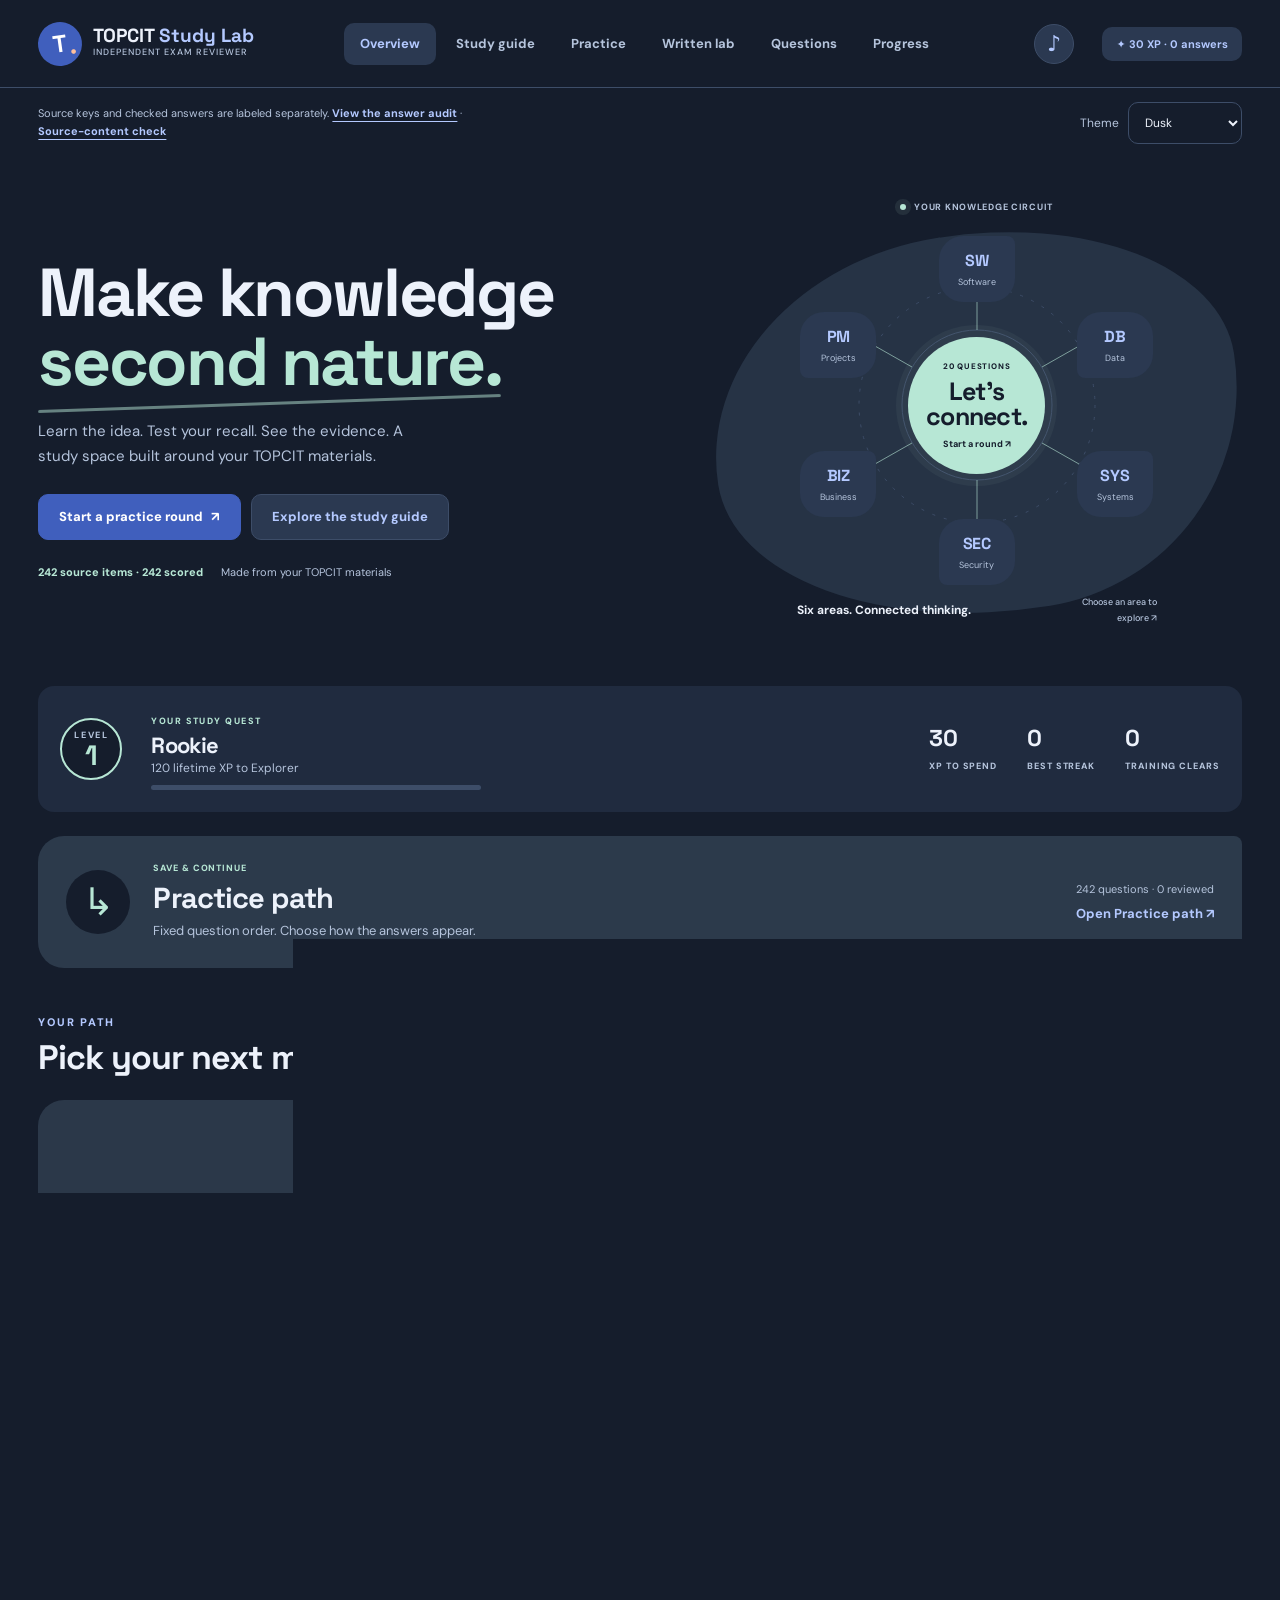
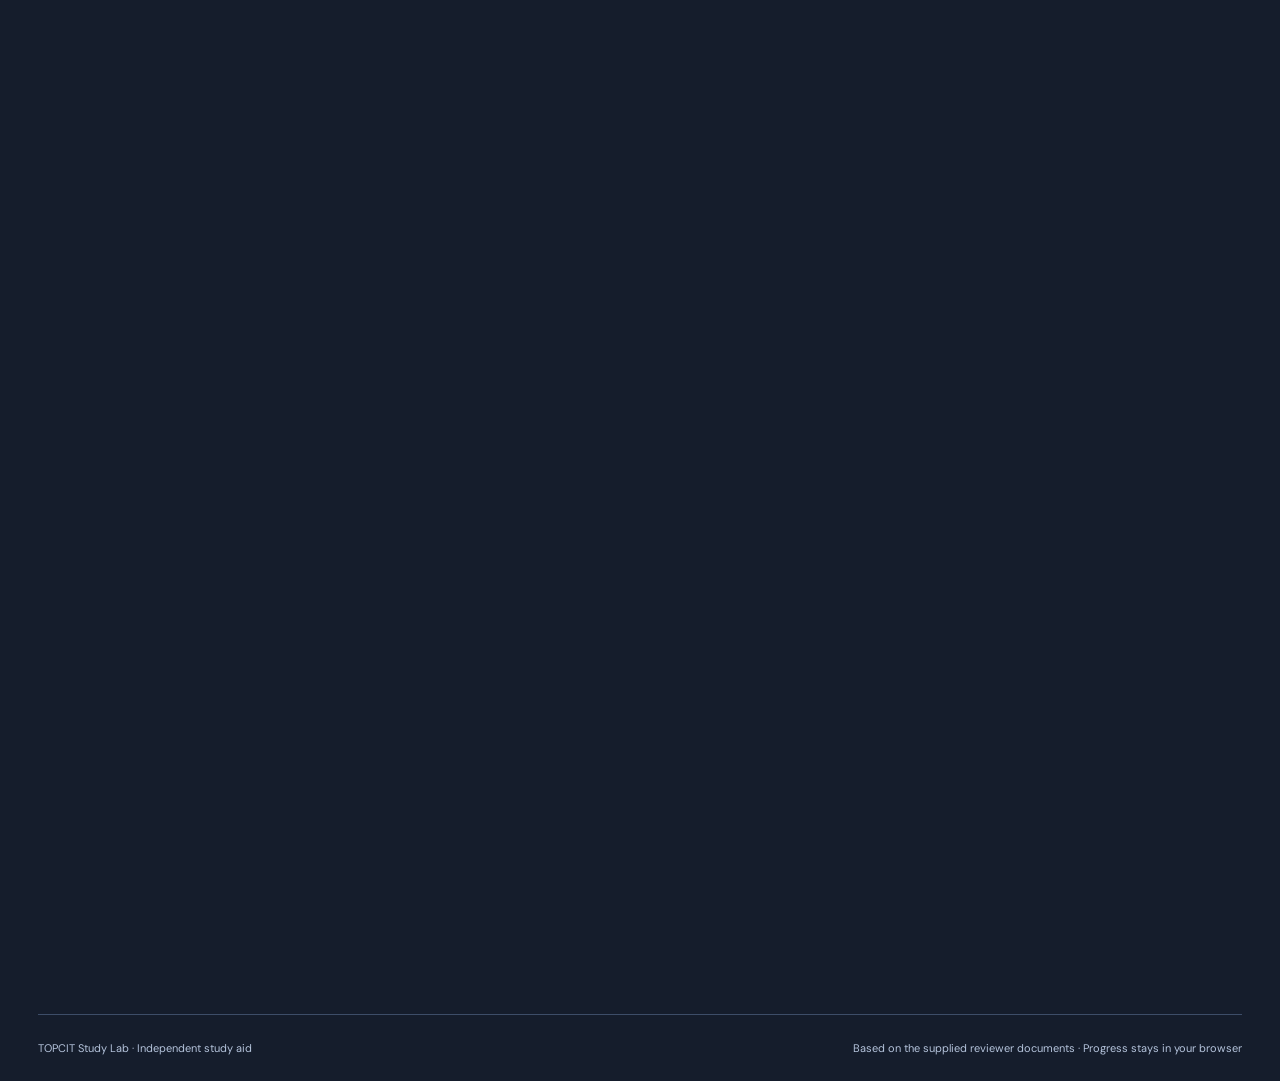
<file: index.html>
<!doctype html><html lang="en"><head><meta charset="utf-8"><meta name="viewport" content="width=device-width,initial-scale=1"><meta name="theme-color" content="#151d2c"><meta name="description" content="A source-backed, interactive TOPCIT exam reviewer with six study areas, explanations, practice and mock exams."><title>TOPCIT Study Lab</title><link rel="icon" href="assets/icon.svg" type="image/svg+xml"><link rel="manifest" href="manifest.webmanifest"><script src="themes.js?v=10"></script><link rel="stylesheet" href="style.css?v=10"><link rel="stylesheet" href="themes.css?v=10"><link rel="stylesheet" href="studio.css?v=15"><script src="lessons.js?v=2" defer></script><script src="app.js?v=15" defer></script><script src="practice.js?v=15" defer></script><script src="written.js?v=15" defer></script></head>
<body><div class="mesh" aria-hidden="true"></div><a class="skip" href="#main">Skip to content</a><header class="topbar"><a class="brand" href="#/home" data-view="home" aria-label="TOPCIT Study Lab home"><span class="brand-mark">T<span>•</span></span><span>TOPCIT <b>Study Lab</b><small>Independent exam reviewer</small></span></a><nav aria-label="Main navigation"><button class="nav active" data-view="home">Overview</button><button class="nav" data-view="study">Study guide</button><button class="nav" data-view="path">Practice</button><button class="nav" data-view="written">Written lab</button><button class="nav" data-view="bank">Questions</button><button class="nav" data-view="progress">Progress</button></nav><button class="sound-button" id="soundToggle" type="button" aria-label="Turn sound on" aria-pressed="false" title="Sound off">♪</button><div class="top-stat" id="topStat">Loading…</div></header><div class="preferences"><p>Source keys and checked answers are labeled separately. <a class="audit-link" href="answer-review.html" target="_blank" rel="noopener">View the answer audit</a> · <a class="audit-link" href="content-audit.html" target="_blank" rel="noopener">Source-content check</a></p><label class="theme-control">Theme<select id="themeSelect" aria-label="Color theme"><option value="dusk">Dusk</option><option value="midnight">Midnight</option><option value="forest">Forest</option><option value="plum">Plum</option><option value="light">Light</option></select></label></div>
<main id="main"><section id="home" class="view active" aria-labelledby="heroTitle"><div class="hero"><div class="hero-copy"><div class="eyebrow"><span class="signal"></span> SIX DOMAINS · ONE CLEAR PATH</div><h1 id="heroTitle">Make knowledge<br><em>second nature.</em></h1><p>Learn the idea. Test your recall. See the evidence. A study space built around your TOPCIT materials.</p><div class="hero-actions"><button class="primary" id="heroPractice">Start a practice round <span>↗</span></button><button class="secondary" data-view="study">Explore the study guide</button></div><div class="hero-foot"><span id="heroCount">Loading questions…</span><span>Made from your TOPCIT materials</span></div></div><div class="study-engine" aria-label="Choose one of six study areas"><div class="engine-caption"><span class="engine-dot"></span> YOUR KNOWLEDGE CIRCUIT</div><div class="engine-map"><svg viewBox="0 0 360 360" class="engine-rings" aria-hidden="true"><circle cx="180" cy="180" r="118"/><circle cx="180" cy="180" r="75"/><path d="M180 62v43m102 16-37 21m37 97-37-21M180 298v-43M78 239l37-21m-37-97 37 21"/></svg><button class="engine-core" data-mode="quick"><span>20 QUESTIONS</span><strong>Let’s<br>connect.</strong><b>Start a round ↗</b></button><button class="engine-area area-0" data-domain="Software development" aria-label="Study Software development"><b>SW</b><span>Software</span></button><button class="engine-area area-1" data-domain="Understanding data" aria-label="Study Understanding data"><b>DB</b><span>Data</span></button><button class="engine-area area-2" data-domain="System architecture" aria-label="Study System architecture"><b>SYS</b><span>Systems</span></button><button class="engine-area area-3" data-domain="Information security" aria-label="Study Information security"><b>SEC</b><span>Security</span></button><button class="engine-area area-4" data-domain="IT business and ethics" aria-label="Study IT business and ethics"><b>BIZ</b><span>Business</span></button><button class="engine-area area-5" data-domain="Project management &amp; communication" aria-label="Study Project management and communication"><b>PM</b><span>Projects</span></button></div><p class="engine-footer">Six areas. Connected thinking.<span>Choose an area to explore ↗</span></p></div></div>
<div class="arcade-strip"><div class="level-orb"><small>LEVEL</small><b id="rankLevel">1</b></div><div class="arcade-copy"><span class="overline">YOUR STUDY QUEST</span><h2 id="rankTitle">Getting started</h2><p id="rankNext">Each answer builds your rank.</p><div class="level-track"><span id="levelFill"></span></div></div><div class="arcade-numbers"><div><b id="homeXp">0</b><small>XP TO SPEND</small></div><div><b id="homeBest">0</b><small>BEST STREAK</small></div><div><b id="homeClears">0</b><small>TRAINING CLEARS</small></div></div></div><button class="practice-route" data-view="path"><span class="practice-route-icon" aria-hidden="true">↳</span><span class="practice-route-copy"><small>SAVE &amp; CONTINUE</small><strong>Practice path</strong><span>Fixed question order. Choose how the answers appear.</span></span><span class="practice-route-action"><small id="pathHomeCount">Every source question</small><b id="pathHomeProgress">Open Practice path ↗</b></span></button><div class="section-heading"><div><span class="overline">YOUR PATH</span><h2>Pick your next mission.</h2></div><p>Short sessions count. Progress saves on this device.</p></div><div class="mode-grid"><button class="mode mode-study" data-view="study"><span class="mode-symbol">◫</span><span class="mode-tag">LEARN FIRST</span><strong>Study guide</strong><span>Six areas, clear concepts, source examples.</span><i>Open guide ↗</i></button><button class="mode mode-practice" data-mode="quick"><span class="mode-symbol">↗</span><span class="mode-tag">20 QUESTIONS</span><strong>Quick practice</strong><span>Fresh mix, instant feedback, full explanations.</span><i>Start round ↗</i></button><button class="mode mode-exam" data-mode="exam"><span class="mode-symbol">◎</span><span class="mode-tag">50 QUESTIONS</span><strong>Exam sprint</strong><span>A timed 50-question challenge with clear feedback.</span><i>Begin sprint ↗</i></button><button class="mode mode-review" data-mode="weak"><span class="mode-symbol">◇</span><span class="mode-tag">PERSONALIZED</span><strong>Missed questions</strong><span>Return to what needs another look.</span><i>Review misses ↗</i></button><button class="mode mode-all" data-mode="all"><span class="mode-symbol">∞</span><span class="mode-tag">FULL REVIEW</span><strong>All questions</strong><span>Work through every scored item in one round.</span><i>Start full review ↗</i></button><button class="mode mode-training" data-setup="training"><span class="mode-symbol">↻</span><span class="mode-tag">MASTERY LOOP</span><strong>Training loop</strong><span>Retry missed answers until you clear the set.</span><i>Choose 20 or 30 ↗</i></button><button class="mode mode-blitz" data-mode="blitz"><span class="mode-symbol">ϟ</span><span class="mode-tag">3 HEARTS · 15 QUESTIONS</span><strong>Boss blitz</strong><span>Beat the shrinking clock and protect your streak.</span><i>Enter the blitz ↗</i></button><button class="mode mode-matching" data-mode="matching"><span class="mode-symbol">◈</span><span class="mode-tag">6 PAIRS</span><strong>Match maker</strong><span>Connect core ideas to their meanings.</span><i>Start matching ↗</i></button></div>
<button class="practice-route written-route" data-view="written"><span class="practice-route-icon" aria-hidden="true">✎</span><span class="practice-route-copy"><small>45 SOURCE EXERCISES</small><strong>Think it through.</strong><span>Write, compare, and retry. Original tables, code, and diagrams included.</span></span><span class="practice-route-action"><small>From the separate 17-page reviewer</small><b>Open the written lab ↗</b></span></button><div class="section-heading domain-heading"><div><span class="overline">KNOWLEDGE MAP</span><h2>Six areas, one score.</h2></div><button class="text-link" data-view="study">View all lessons ↗</button></div><div class="domain-grid" id="homeDomains"></div><div class="source-note"><strong>How answers were checked</strong><p>The reviewer PDF uses red text for its answer keys. Marked choices were checked against the question. Clear source key errors were corrected. Ambiguous items use the reviewer key and carry a Reviewer answer label. Source page crops stay attached to visual questions.</p></div></section>
<section id="study" class="view" aria-labelledby="studyTitle"><div class="page-head"><span class="overline">BUILD THE MENTAL MODEL</span><h1 id="studyTitle">Study guide</h1><p>Read a concept, then use active recall. Topics follow your six supplied reviewer areas.</p></div><div class="study-layout"><aside class="study-side"><h2>Choose an area</h2><div id="studyNav"></div></aside><div class="lesson-panel" id="lessonPanel"></div></div></section>
<section id="bank" class="view" aria-labelledby="bankTitle"><div class="page-head"><span class="overline">SOURCE-BACKED PRACTICE</span><h1 id="bankTitle">Question bank</h1><p>Search the original wording, filter by domain, and reveal answers when you’re ready.</p></div><div class="bank-tools"><label>Search questions<input id="bankSearch" type="search" placeholder="Try ‘project charter’ or ‘normalization’"></label><label>Area<select id="bankDomain"><option value="all">All six areas</option></select></label><label>Keys<select id="bankKey"><option value="all">All items</option><option value="keyed">Scored only</option><option value="unkeyed">Needs key review</option><option value="saved">Saved questions</option><option value="corrected">Corrected answers</option><option value="verified">Checked answers</option><option value="source">Reviewer answers</option></select></label></div><p id="bankStatus" class="bank-status"></p><div id="bankResults" class="bank-list"></div><button id="bankMore" class="secondary bank-more" hidden>Show more questions</button></section>
<section id="path" class="view" aria-labelledby="pathTitle">
<div class="page-head path-head"><div><span class="overline">FIXED ORDER · YOUR PACE</span><h1 id="pathTitle">Practice path</h1><p>Continue where you stop. Revisit any question. No timer or hearts limit.</p></div><button type="button" class="path-reset" id="pathReset">Reset practice ↻</button></div>
<div class="path-toolbar"><div class="path-switches"><label><input type="checkbox" id="pathCorrectFirst">Correct answer first</label><label><input type="checkbox" id="pathShuffle">Shuffle answer choices</label><label><input type="checkbox" id="pathExplanations" checked>Show explanations</label><label><input type="checkbox" id="pathKeyIdea" checked>Show key idea</label></div><p id="pathOrderNote"></p></div>
<div class="path-progress-heading"><strong id="pathPosition">Loading questions…</strong><span>Saved on this device</span></div><p id="pathSummary" class="path-summary" role="status"></p><div class="progress-track"><span id="pathProgress"></span></div>
<div class="path-navigation"><button type="button" id="pathPrevious" class="secondary">← Previous</button><form id="pathJumpForm"><label for="pathJump">Jump to</label><input id="pathJump" type="number" min="1" inputmode="numeric" required aria-label="Question number"><button class="secondary" type="submit">Go</button></form><button type="button" id="pathNext" class="primary">Next →</button></div>
<details class="path-map"><summary>Question map<span id="pathMapCount"></span></summary><p>✓ Correct · × Retry · ◉ Viewed · – Skipped. The outline marks your current question.</p><div id="pathNumbers" class="path-numbers" aria-label="Choose a question number"></div></details>
<article class="question-stage path-stage"><div class="question-meta"><span id="pathDomain"></span><span id="pathSource"></span></div><h2 id="pathQuestionTitle"></h2><div id="pathExhibit"></div><div id="pathChoices" class="game-choices"></div><div id="pathFeedback" class="game-feedback path-feedback" hidden aria-live="polite"></div><div class="path-answer-actions"><button type="button" id="pathReveal" class="secondary">Reveal answer</button><button type="button" id="pathRetry" class="secondary" hidden>Try again ↻</button><button type="button" id="pathSkip" class="text-link">Skip question →</button></div><div class="path-bottom-navigation"><button type="button" class="secondary" data-path-step="-1">← Previous</button><button type="button" class="primary" data-path-step="1">Next →</button></div><p class="path-shortcuts">Keys 1–4: answer · Enter: next · Backspace: previous</p></article>
</section>
<section id="written" class="view" aria-labelledby="writtenTitle">
<div class="page-head path-head"><div><span class="overline">RECALL · COMPARE · RETRY</span><h1 id="writtenTitle">Written lab</h1><p>All 45 exercises from the supplementary reviewer. Your answers and notes save on this device.</p></div><button type="button" id="writtenReset" class="path-reset">Reset written lab ↺</button></div>
<div class="path-toolbar written-toolbar"><div class="written-filters"><label>Find an exercise<input type="search" id="writtenSearch" placeholder="Search the source wording"></label><label>Show<select id="writtenFilter"><option value="all">All exercises</option><option value="again">Review again</option><option value="done">Reviewed</option><option value="gap">Source gaps</option></select></label><label class="written-jump">Jump to exercise<select id="writtenChoose" aria-label="Exercise number"></select></label></div><div class="path-switches"><label><input id="writtenFirst" type="checkbox">Correct answer first (choice exercises)</label></div><p>Write an answer before you reveal it. Checked answers and reviewer responses carry separate labels.</p></div>
<div class="written-progress"><p id="writtenReviewed" role="status">0 / 45 reviewed</p><div><button type="button" class="secondary" data-written-step="-1">← Previous</button><button type="button" class="primary" data-written-step="1">Next →</button></div></div>
<article id="writtenCard" class="question-stage path-stage written-stage" aria-label="Current source exercise"></article><p class="path-shortcuts">Keys 1–4: choose · Enter: next · Backspace: previous. Shortcuts pause while you write.</p>
</section>
<section id="progress" class="view" aria-labelledby="progressTitle"><div class="page-head"><span class="overline">YOUR WORK</span><h1 id="progressTitle">Progress</h1><p>See what you’ve practiced and where to focus next.</p></div><div class="progress-grid" id="progressGrid"></div><div class="progress-actions"><button class="primary" data-mode="weak">Practice missed questions ↗</button><button class="secondary" data-view="bank">Find a question</button></div></section>
<section id="game" class="view" aria-labelledby="gameTitle"><div class="game-top"><button class="back" id="exitGame">← Save and leave</button><div class="game-metrics"><span id="gameMode"></span><span id="gameCount"></span><span id="gameScore"></span><span id="gameStreak"></span><span id="gameHearts" hidden></span><span id="gameXp"></span><span id="gameTimer"></span></div></div><div class="progress-track"><span id="gameProgress"></span></div><article class="question-stage"><div class="question-meta"><span id="gameDomain"></span><span id="gameSource"></span></div><h1 id="gameTitle"></h1><div id="gameExhibit"></div><div id="gameChoices" class="game-choices"></div><div id="gamePowers" class="game-powers"></div><div id="gameFeedback" class="game-feedback" hidden></div><div class="game-actions"><button id="gameAction" class="primary" disabled>Choose an answer</button><span>Use keys 1–4 to answer · Enter for the next question</span></div></article></section>
<section id="match" class="view" aria-labelledby="matchTitle"><div class="game-top"><button class="back" id="exitMatch">← Save and leave</button><div class="game-metrics"><span id="matchCount">0 / 6 pairs</span><span id="matchMistakes">0 misses</span><span id="matchClock">0:00</span></div></div><div class="match-intro"><span class="overline">MATCH MAKER</span><h1 id="matchTitle">Connect the concepts.</h1><p>Tap a concept, then its meaning. Build a streak by matching without a miss.</p><button class="secondary" id="restartMatch">New set ↻</button></div><div class="match-board"><div><h2>Concepts</h2><div id="matchTerms" class="match-list"></div></div><div><h2>Meanings</h2><div id="matchDefinitions" class="match-list"></div></div></div><p class="match-feedback" id="matchFeedback" role="status" aria-live="polite">Choose a concept to begin.</p></section><section id="finish" class="view"><div class="finish-card"><span class="finish-icon">✳</span><span class="overline">ROUND COMPLETE</span><h1 id="finishTitle"></h1><p id="finishText"></p><div id="finishStats"></div><div class="hero-actions"><button class="primary" data-mode="quick">Play another round ↗</button><button class="secondary" data-view="progress">See progress</button></div></div></section></main><footer><span>TOPCIT Study Lab · Independent study aid</span><span>Based on the supplied reviewer documents · Progress stays in your browser</span></footer><dialog class="training-dialog" id="trainingDialog" aria-labelledby="trainingDialogTitle"><form method="dialog"><button class="dialog-close" aria-label="Close">×</button><span class="mode-symbol">↻</span><span class="overline">MASTERY LOOP</span><h2 id="trainingDialogTitle">Pick your training set</h2><p>Missed questions return in new rounds until you answer them all correctly.</p><div class="training-options"><button type="button" data-train-size="20"><b>20</b><span>Quick focus</span></button><button type="button" data-train-size="30"><b>30</b><span>Deep focus</span></button></div></form></dialog><div id="fxLayer" class="fx-layer" aria-hidden="true"></div><div class="toast" id="toast" role="status" aria-live="polite"></div></body></html>
</file>
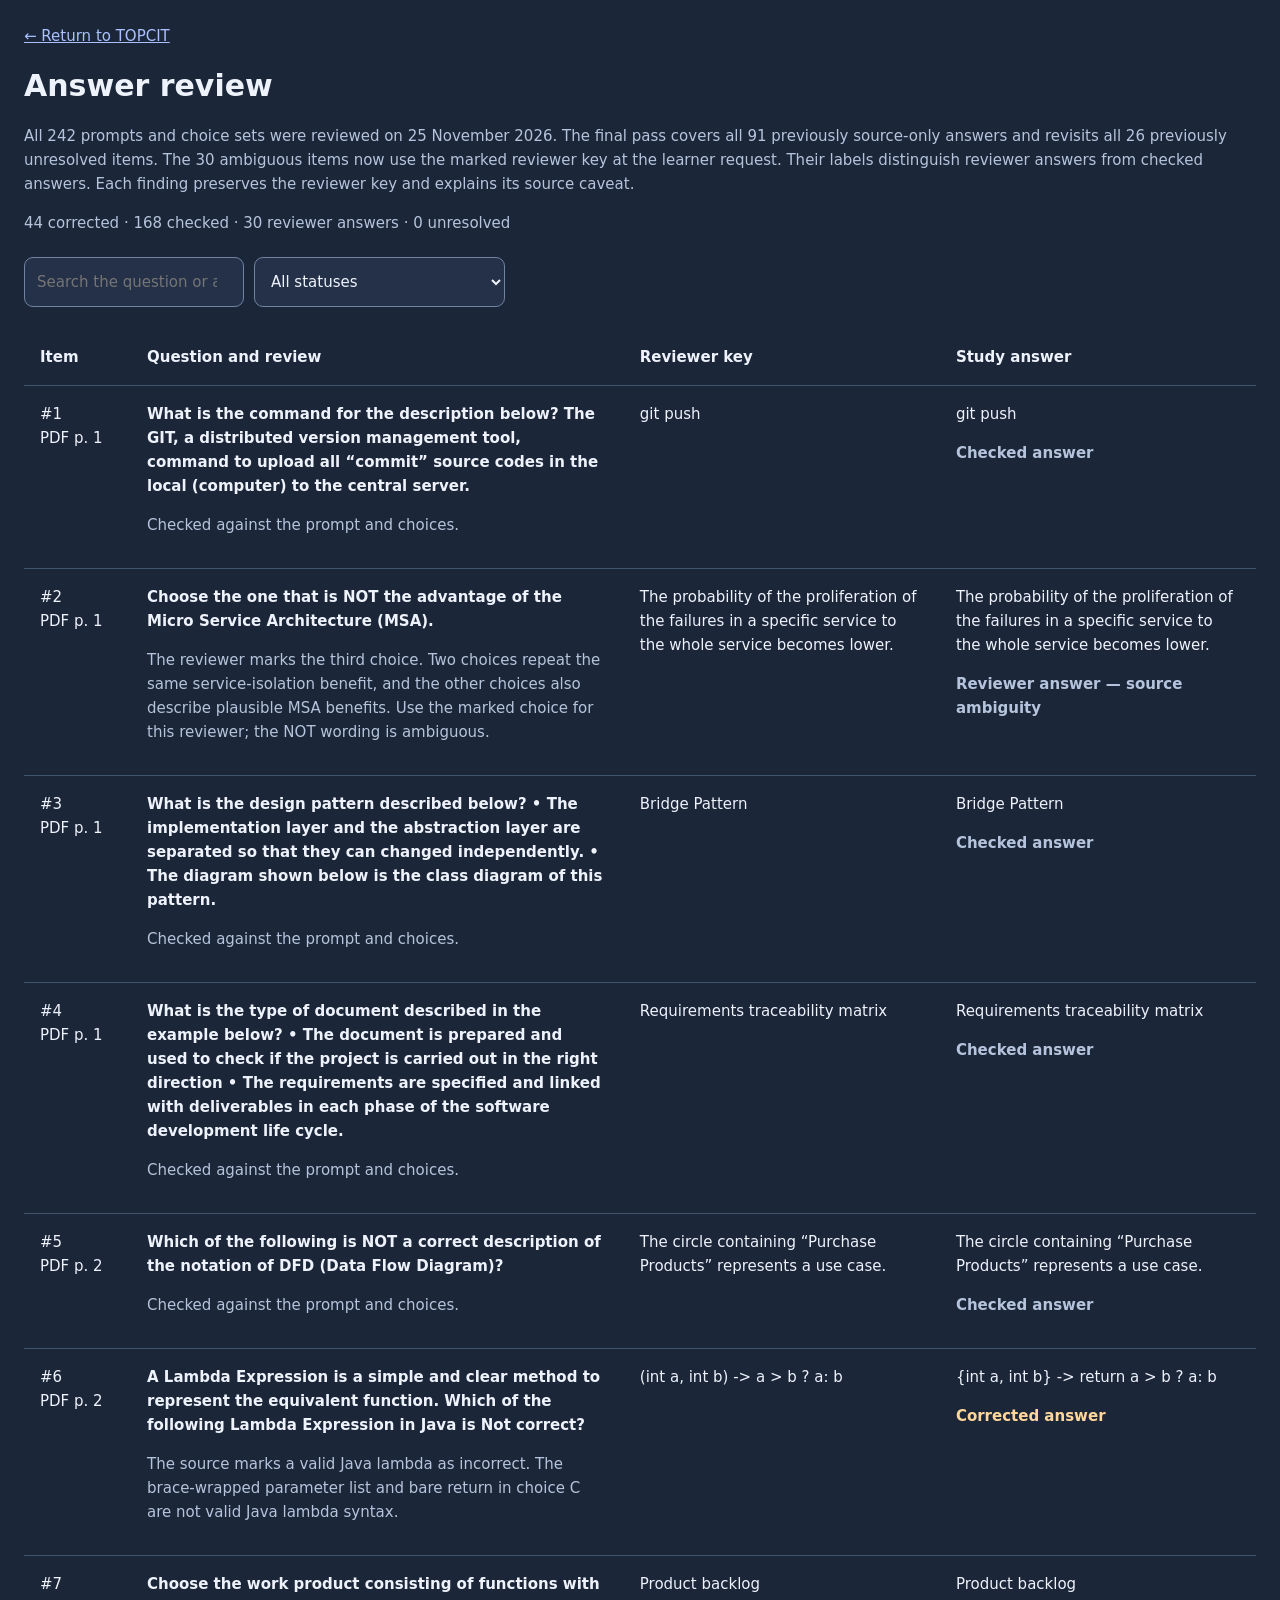
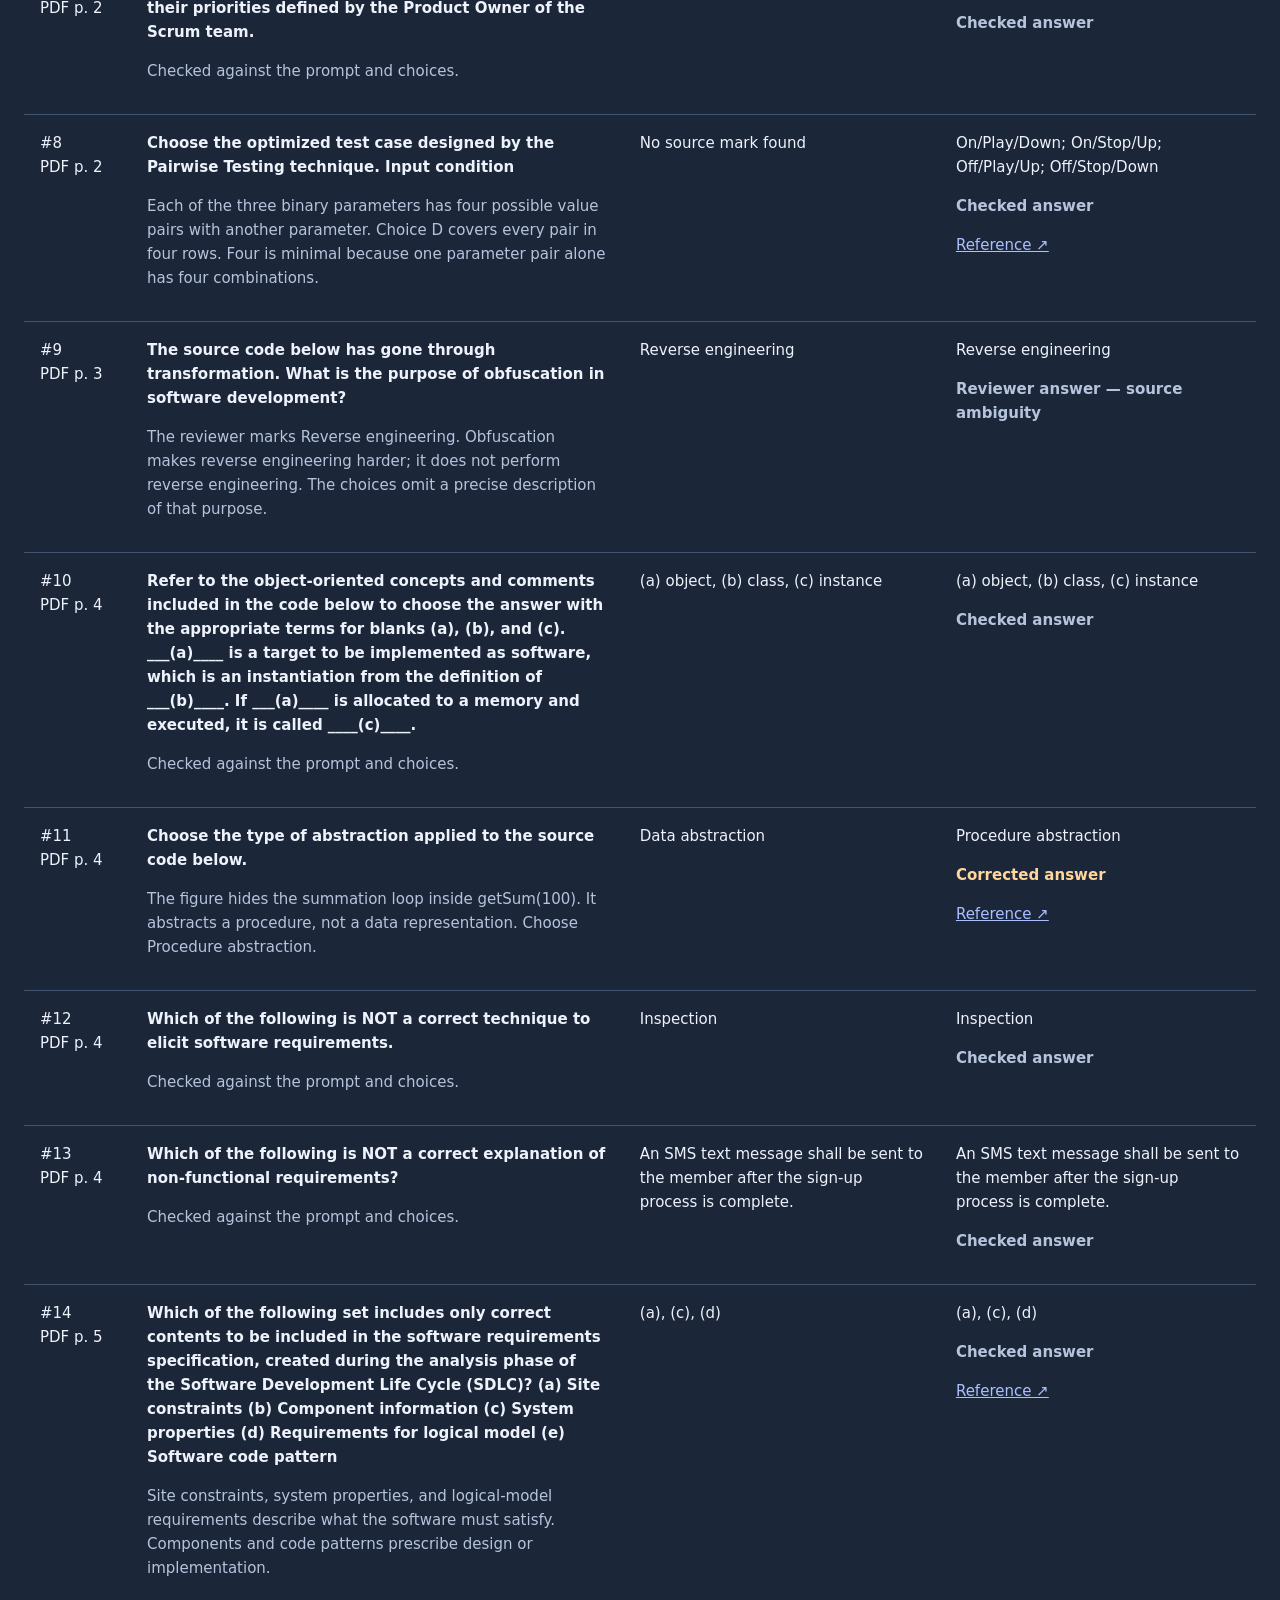
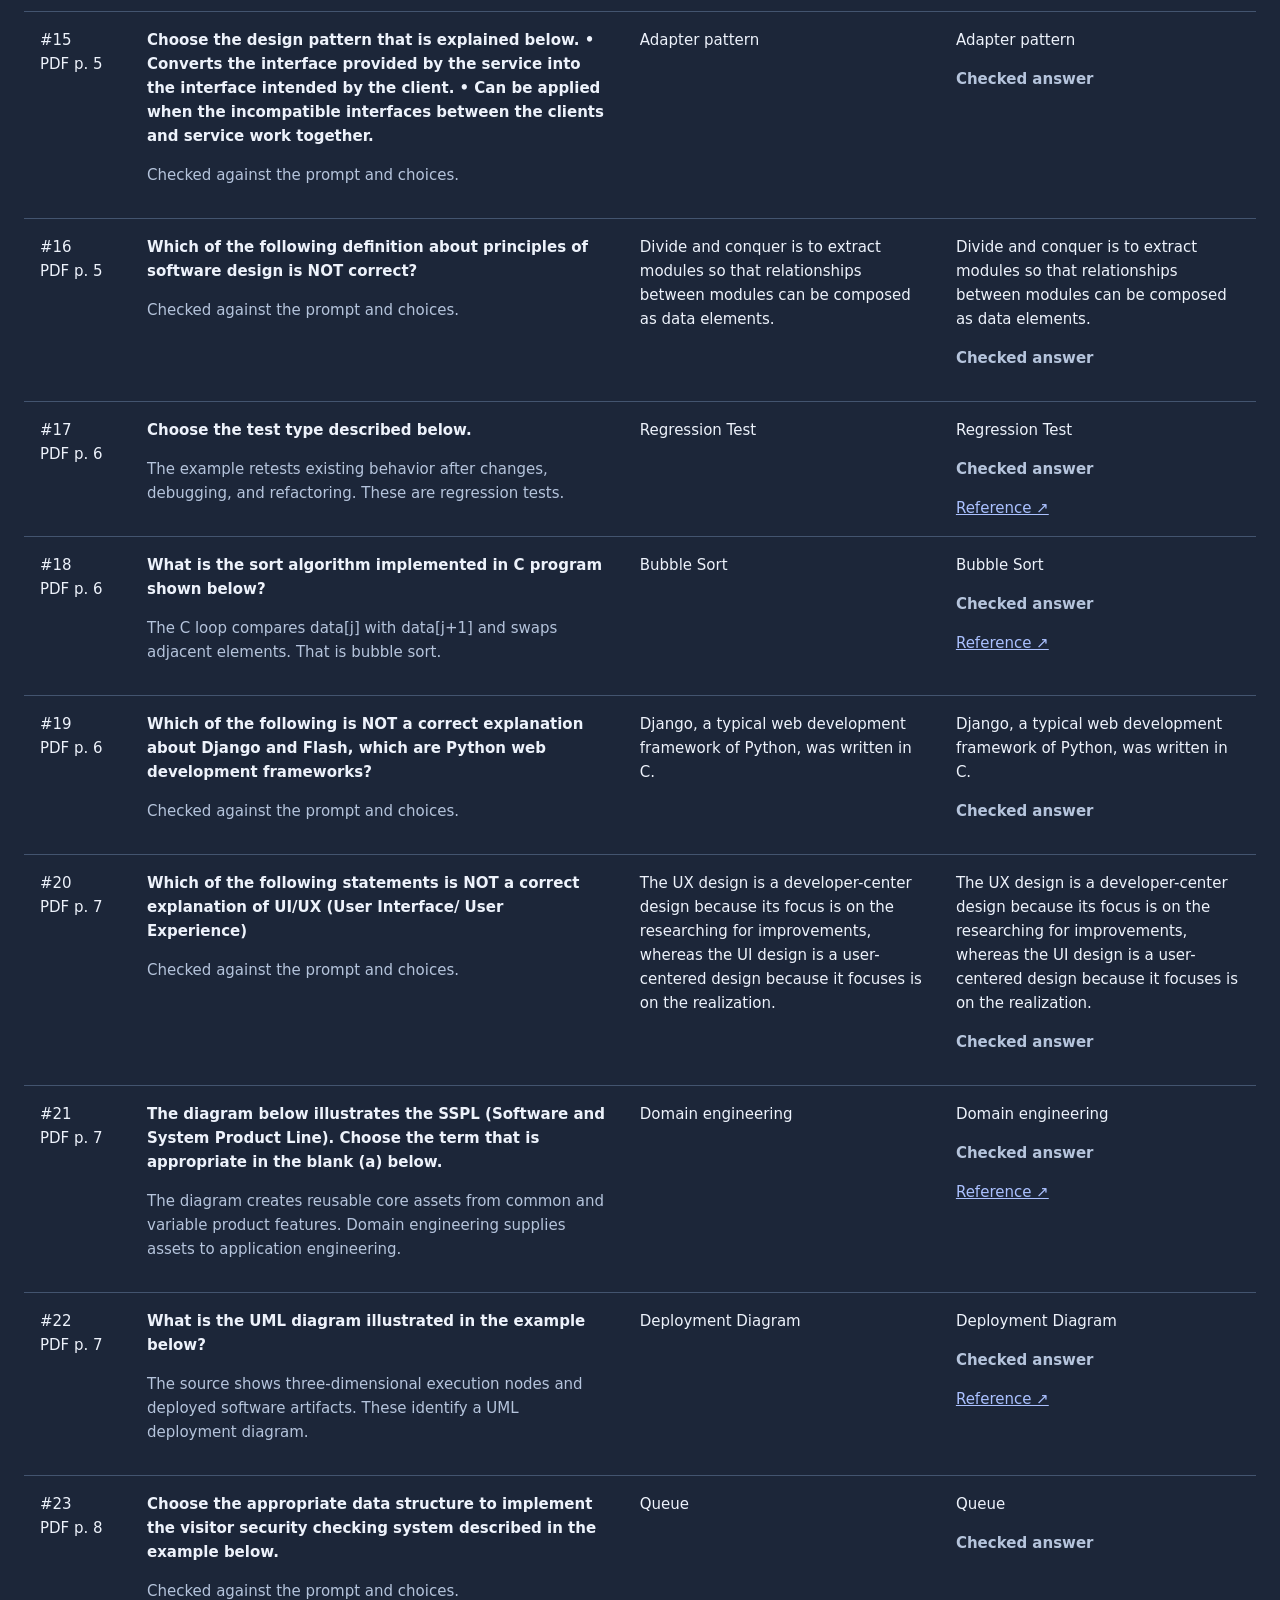
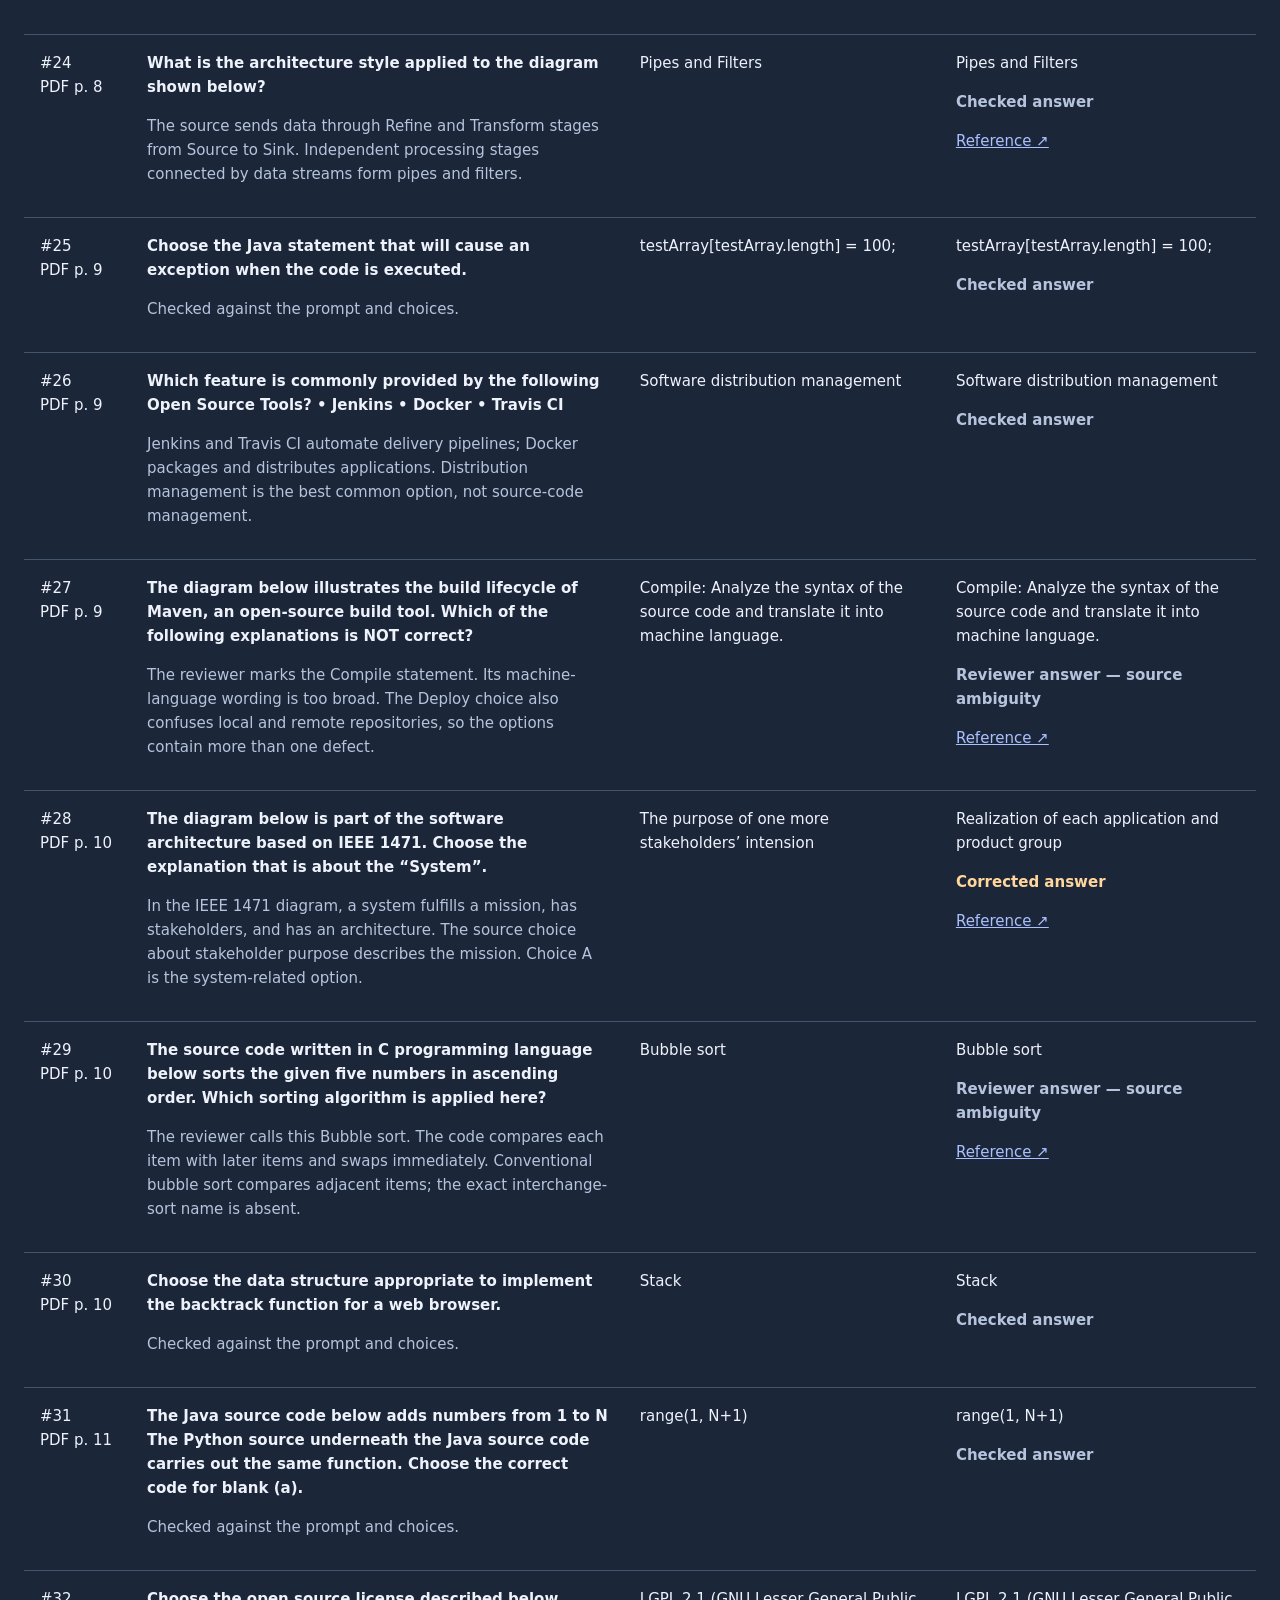
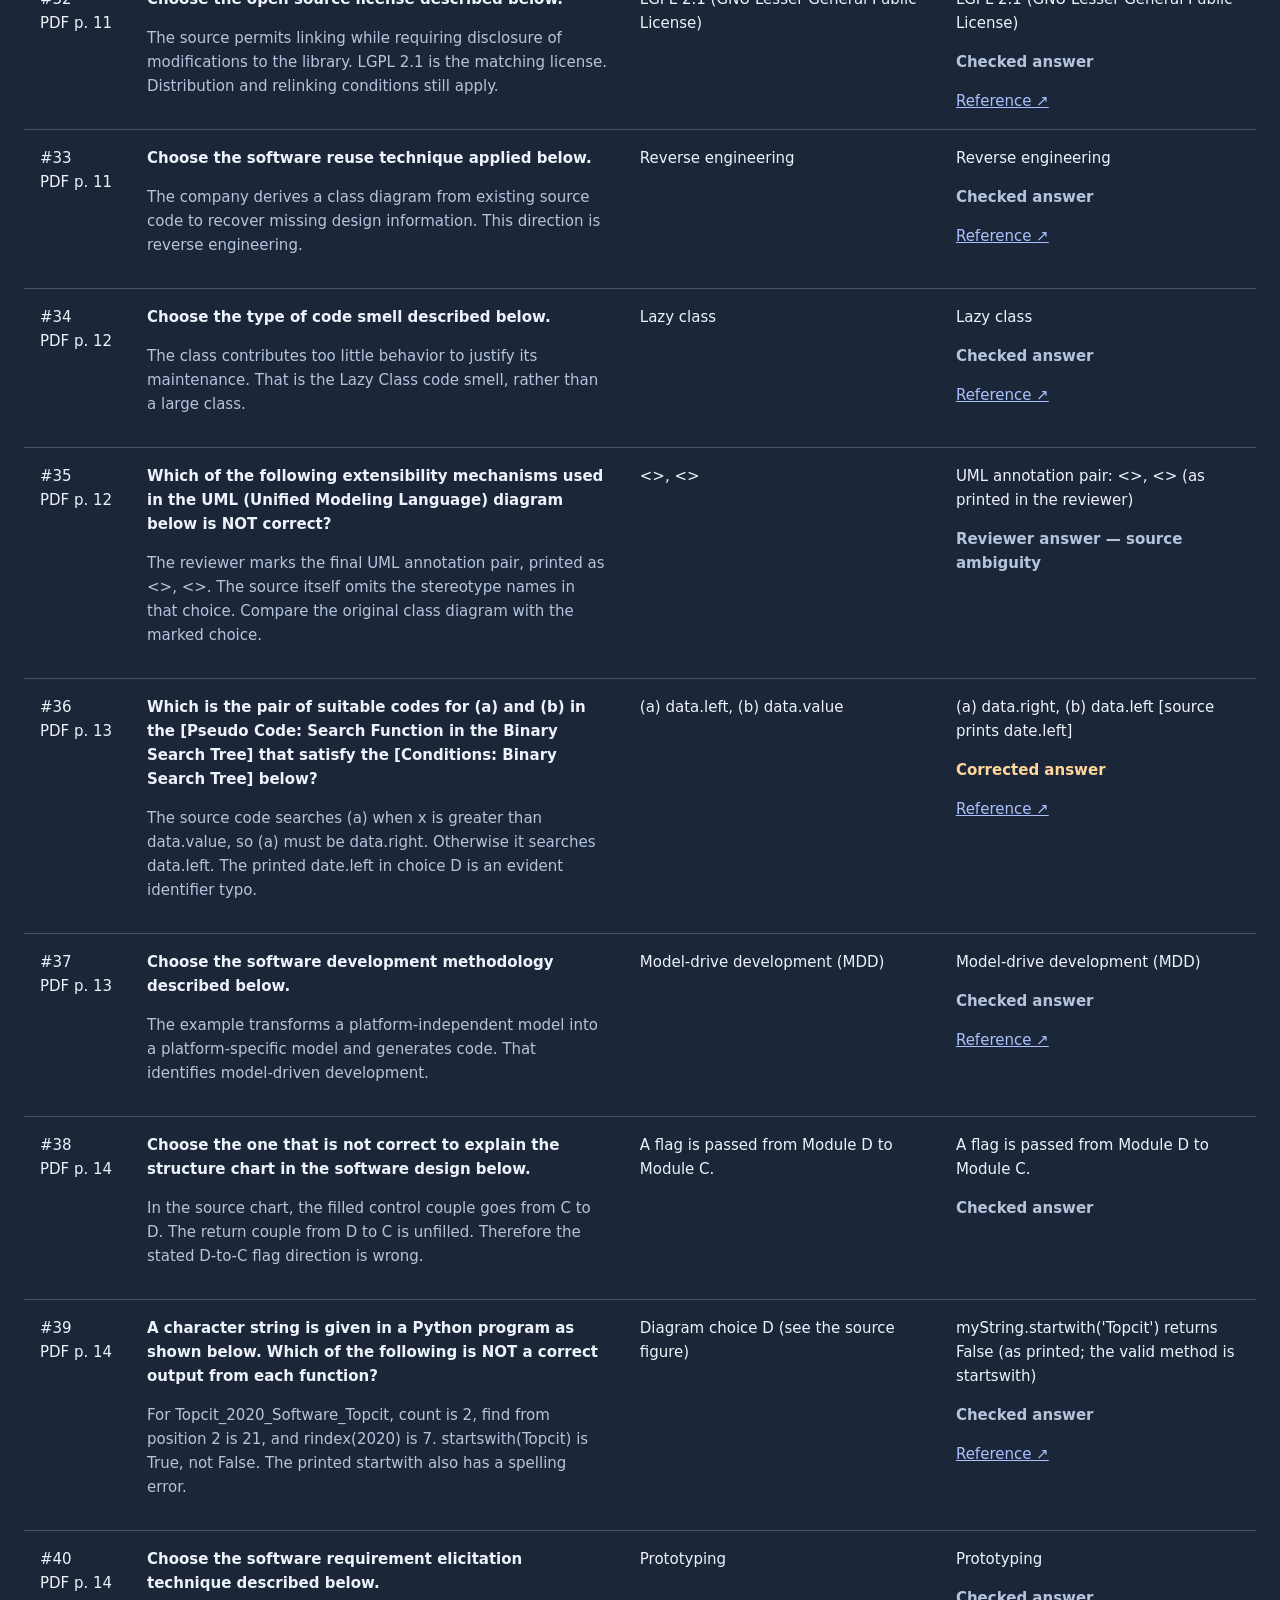
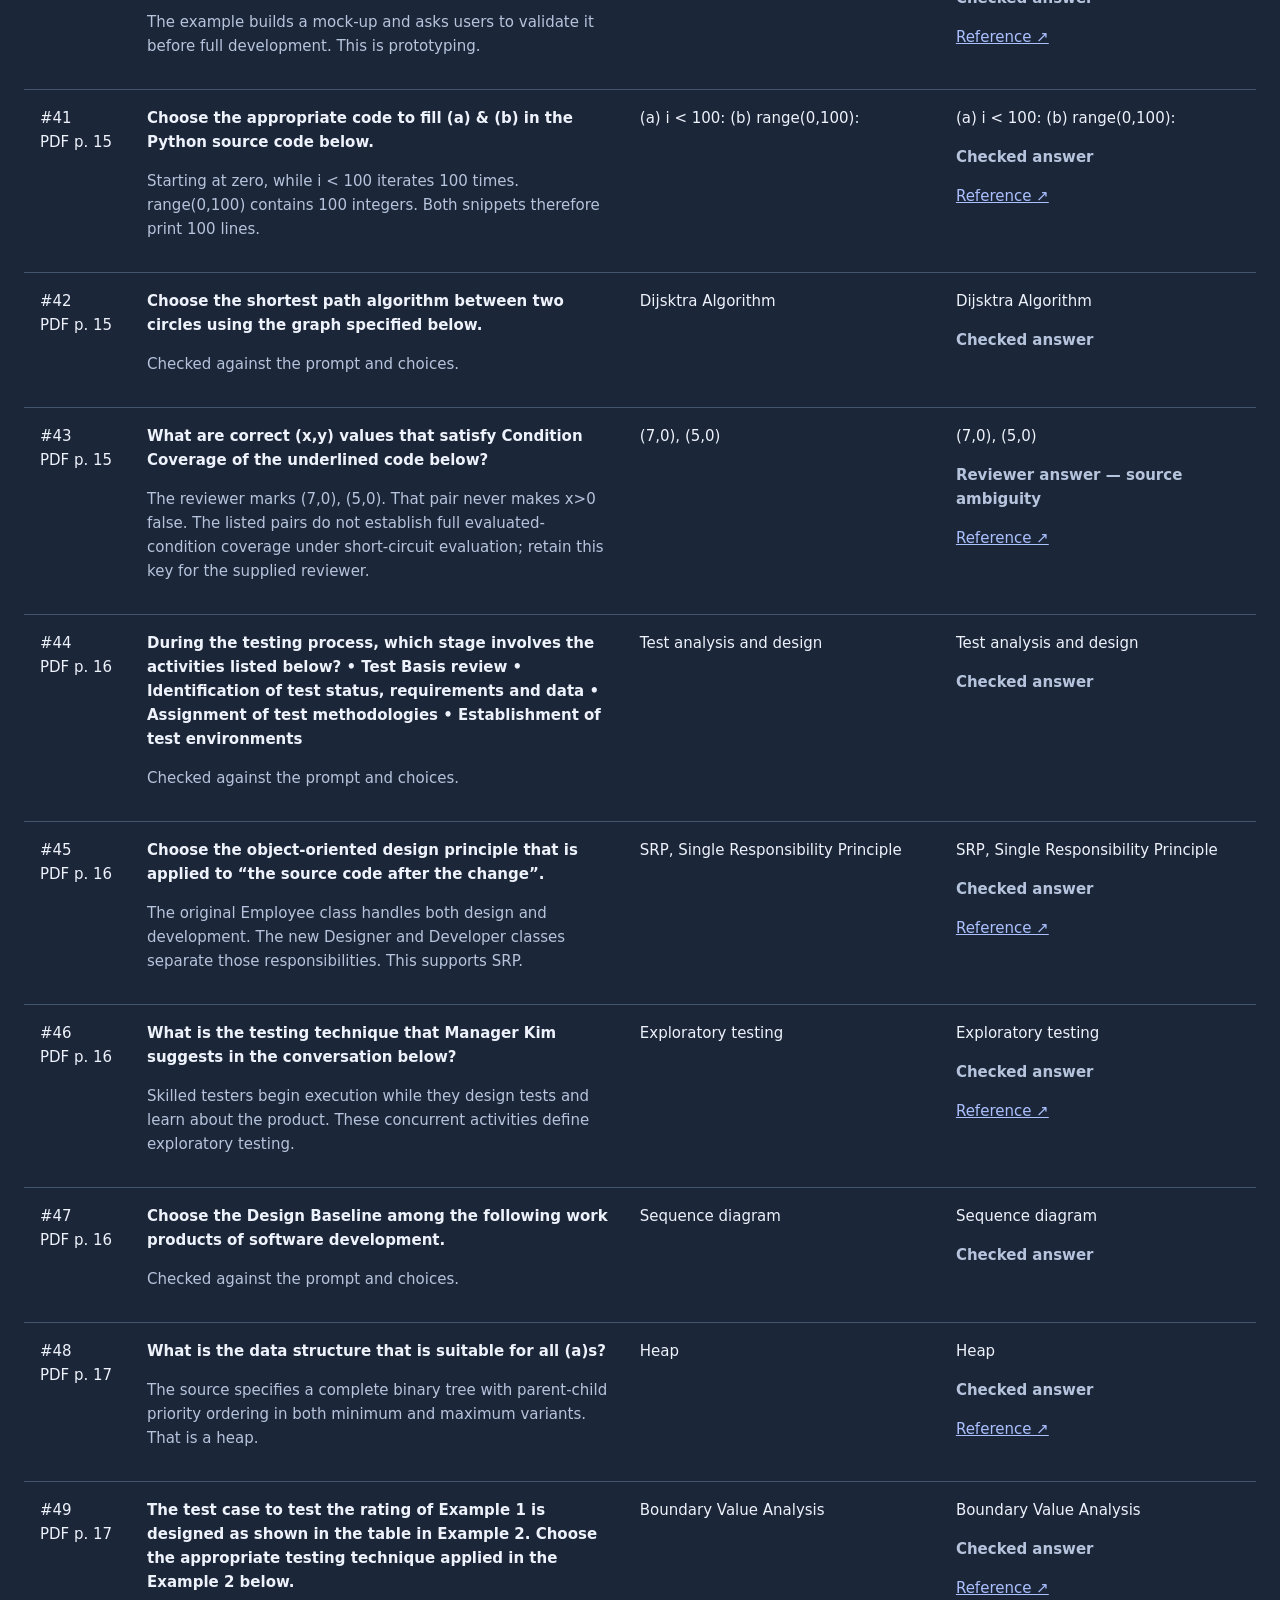
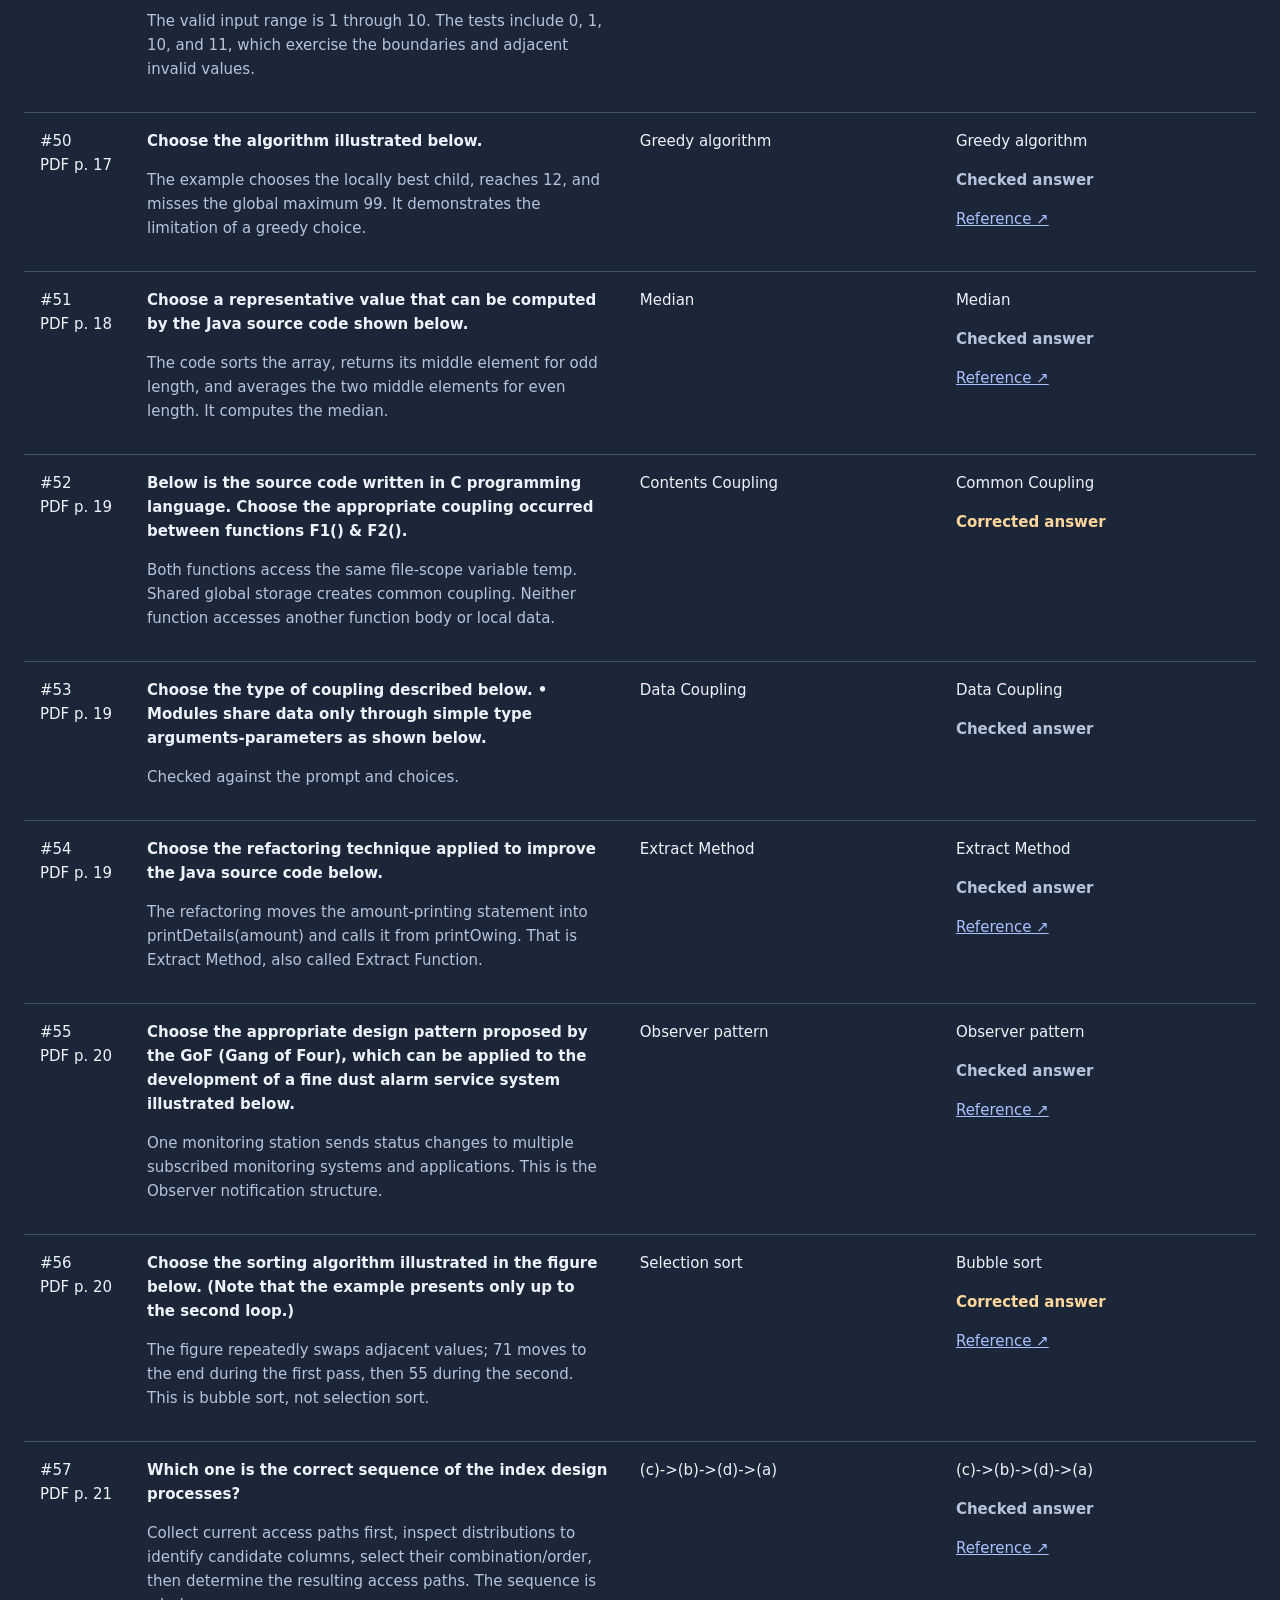
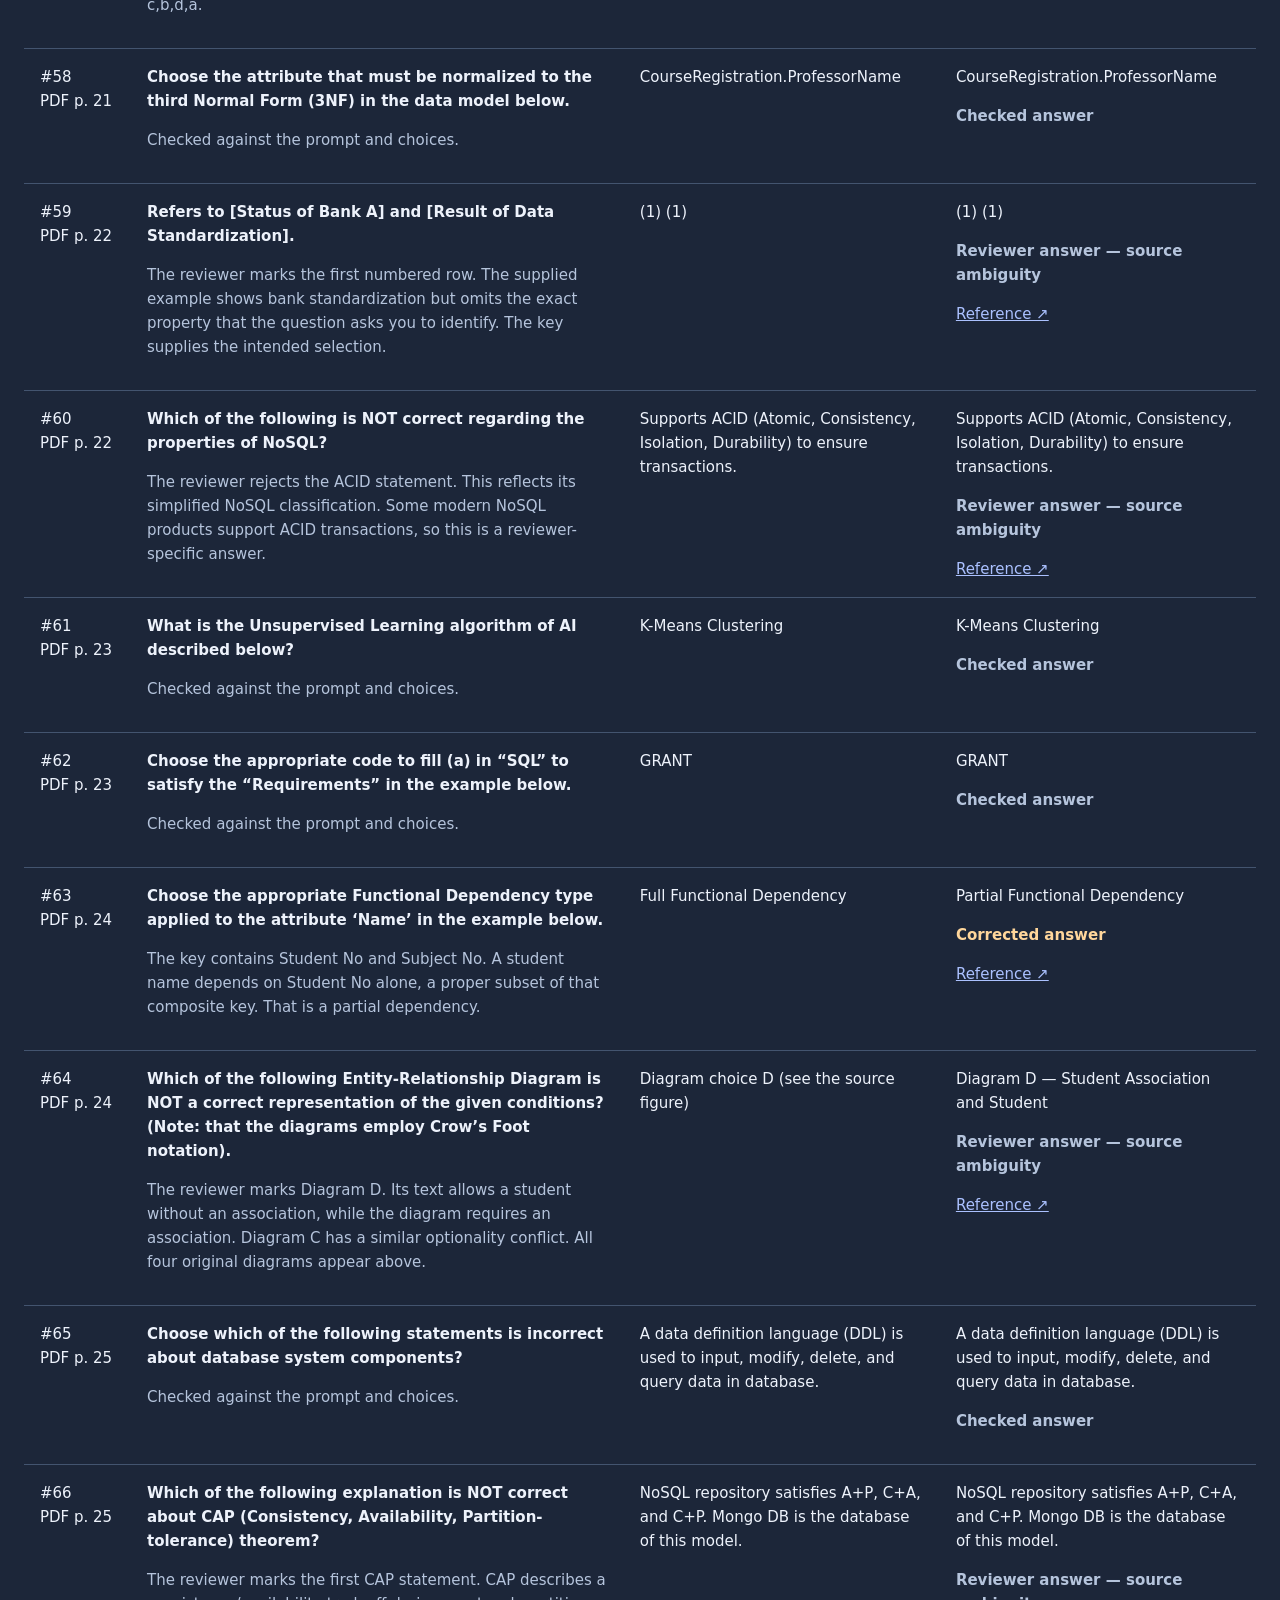
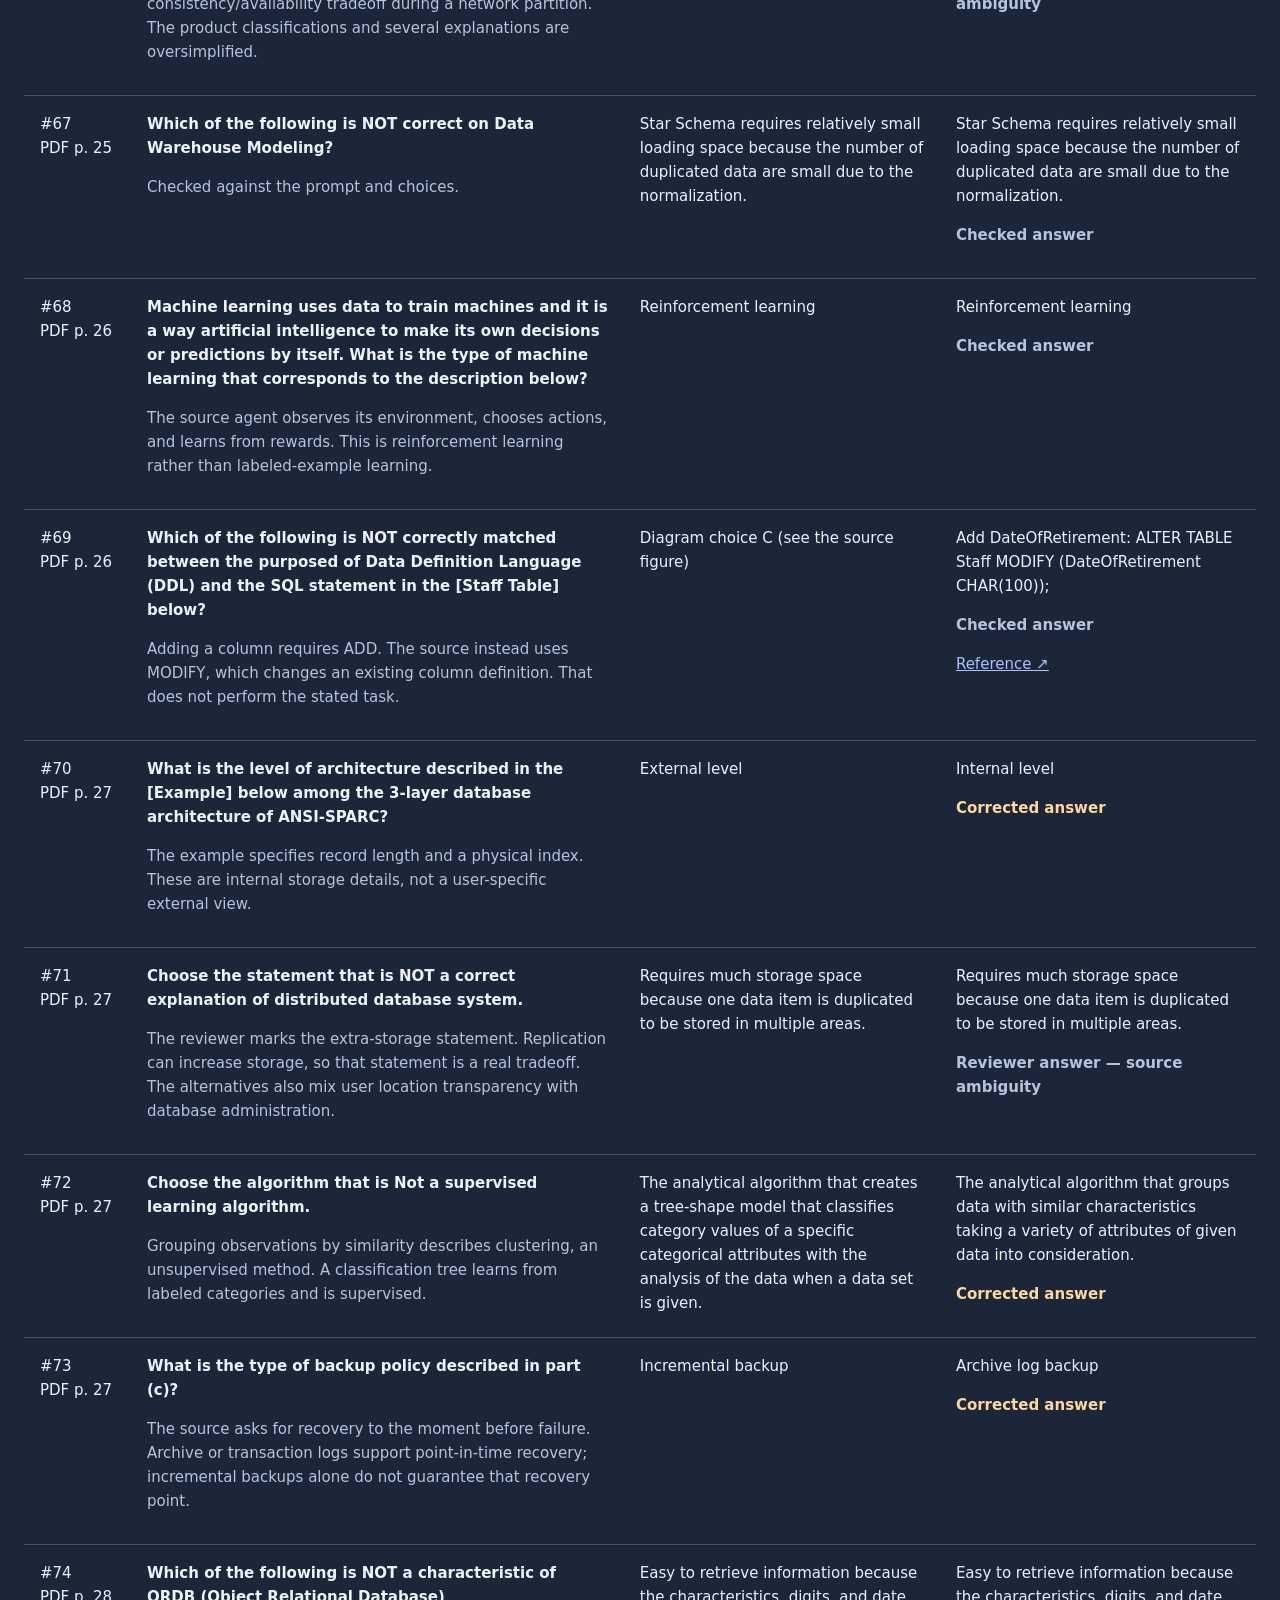
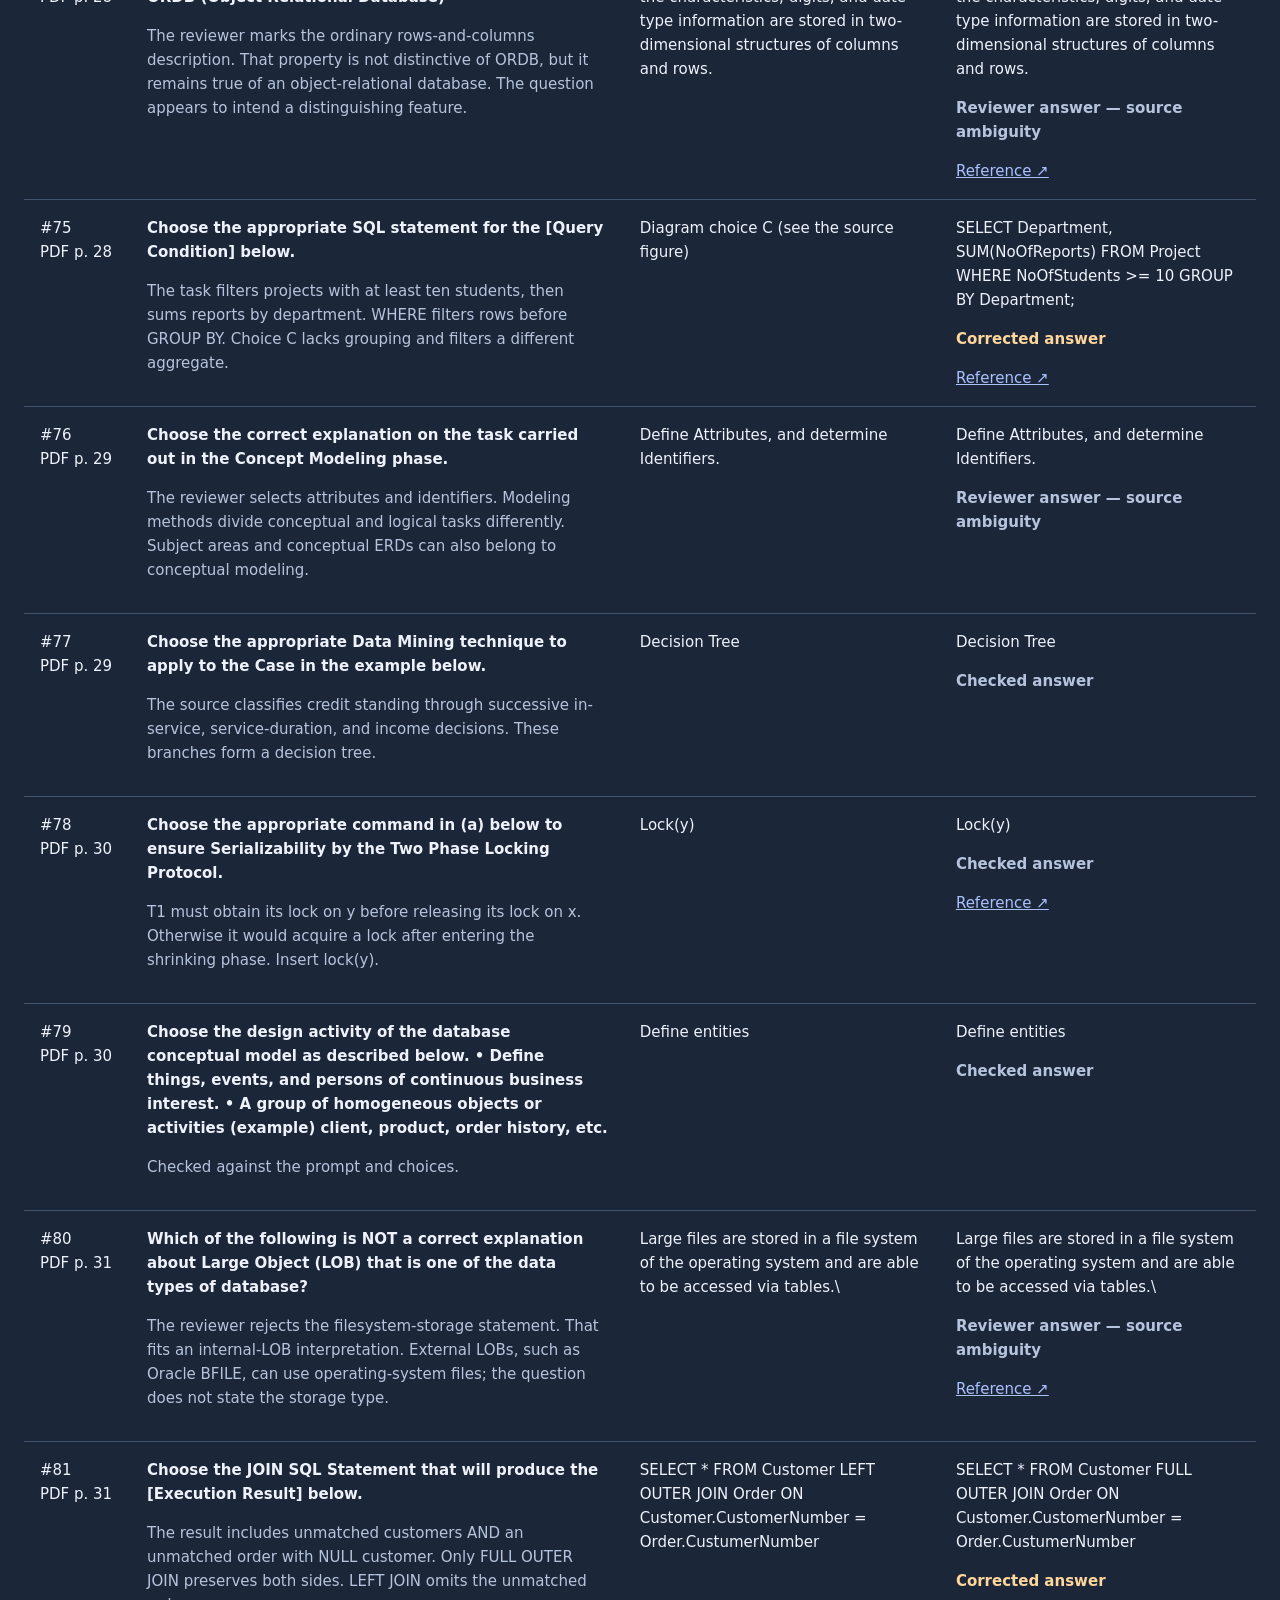
<file: answer-review.html>
<!doctype html><html lang="en"><meta charset="utf-8"><meta name="viewport" content="width=device-width,initial-scale=1"><title>TOPCIT answer review</title><style>body{margin:0;background:#1c2639;color:#edf2fb;font:15px/1.6 system-ui}main{max-width:1250px;margin:auto;padding:24px}a{color:#abc1ff}h1{line-height:1.2}p{color:#b5c4dc}table{width:100%;border-collapse:collapse}td,th{text-align:left;padding:16px;border-bottom:1px solid #43546f;vertical-align:top}td:first-child{min-width:75px}td:nth-child(2){width:40%}input,select{background:#243148;color:#edf2fb;padding:12px;border:1px solid #7183a1;border-radius:9px;font:inherit;max-width:100%;box-sizing:border-box}.filters{display:flex;flex-wrap:wrap;gap:10px;margin:22px 0}tr[data-status=corrected] td:last-child strong,tr[data-status=unresolved] td:last-child strong{color:#ffd69b}a:focus-visible,input:focus-visible,select:focus-visible{outline:3px solid #ffb095;outline-offset:4px}[hidden]{display:none!important}@media(max-width:650px){main{padding:16px}table,tbody,tr,td{display:block}thead{display:none}tr{margin-bottom:24px;background:#243148;border-radius:14px;padding:8px}td{width:auto!important;padding:10px;border:0}td:nth-child(3):before{content:'Reviewer key: ';font-weight:700}td:nth-child(4):before{content:'Study answer: ';font-weight:700}}</style><main><a href="./">← Return to TOPCIT</a><h1>Answer review</h1><p>All 242 prompts and choice sets were reviewed on 25 November 2026. The final pass covers all 91 previously source-only answers and revisits all 26 previously unresolved items. The 30 ambiguous items now use the marked reviewer key at the learner request. Their labels distinguish reviewer answers from checked answers. Each finding preserves the reviewer key and explains its source caveat.</p><p>44 corrected · 168 checked · 30 reviewer answers · 0 unresolved</p><div class="filters"><input id="search" type="search" placeholder="Search the question or answer" aria-label="Search audit"><select id="status" aria-label="Filter status"><option value="all">All statuses</option><option value="corrected">Corrected</option><option value="verified">Checked</option><option value="source">Reviewer answers</option><option value="unresolved">Source defects / study only</option></select></div><table><thead><tr><th>Item</th><th>Question and review</th><th>Reviewer key</th><th>Study answer</th></tr></thead><tbody><tr data-status="verified"><td>#1<br>PDF p. 1</td><td><b>What is the command for the description below? The GIT, a distributed version management tool, command to upload all “commit” source codes in the local (computer) to the central server.</b><p>Checked against the prompt and choices.</p></td><td>git push</td><td>git push<p><strong>Checked answer</strong></p></td></tr><tr data-status="source"><td>#2<br>PDF p. 1</td><td><b>Choose the one that is NOT the advantage of the Micro Service Architecture (MSA).</b><p>The reviewer marks the third choice. Two choices repeat the same service-isolation benefit, and the other choices also describe plausible MSA benefits. Use the marked choice for this reviewer; the NOT wording is ambiguous.</p></td><td>The probability of the proliferation of the failures in a specific service to the whole service becomes lower.</td><td>The probability of the proliferation of the failures in a specific service to the whole service becomes lower.<p><strong>Reviewer answer — source ambiguity</strong></p></td></tr><tr data-status="verified"><td>#3<br>PDF p. 1</td><td><b>What is the design pattern described below? • The implementation layer and the abstraction layer are separated so that they can changed independently. • The diagram shown below is the class diagram of this pattern.</b><p>Checked against the prompt and choices.</p></td><td>Bridge Pattern</td><td>Bridge Pattern<p><strong>Checked answer</strong></p></td></tr><tr data-status="verified"><td>#4<br>PDF p. 1</td><td><b>What is the type of document described in the example below? • The document is prepared and used to check if the project is carried out in the right direction • The requirements are specified and linked with deliverables in each phase of the software development life cycle.</b><p>Checked against the prompt and choices.</p></td><td>Requirements traceability matrix</td><td>Requirements traceability matrix<p><strong>Checked answer</strong></p></td></tr><tr data-status="verified"><td>#5<br>PDF p. 2</td><td><b>Which of the following is NOT a correct description of the notation of DFD (Data Flow Diagram)?</b><p>Checked against the prompt and choices.</p></td><td>The circle containing “Purchase Products” represents a use case.</td><td>The circle containing “Purchase Products” represents a use case.<p><strong>Checked answer</strong></p></td></tr><tr data-status="corrected"><td>#6<br>PDF p. 2</td><td><b>A Lambda Expression is a simple and clear method to represent the equivalent function. Which of the following Lambda Expression in Java is Not correct?</b><p>The source marks a valid Java lambda as incorrect. The brace-wrapped parameter list and bare return in choice C are not valid Java lambda syntax.</p></td><td>(int a, int b) -&gt; a &gt; b ? a: b</td><td>{int a, int b} -&gt; return a &gt; b ? a: b<p><strong>Corrected answer</strong></p></td></tr><tr data-status="verified"><td>#7<br>PDF p. 2</td><td><b>Choose the work product consisting of functions with their priorities defined by the Product Owner of the Scrum team.</b><p>Checked against the prompt and choices.</p></td><td>Product backlog</td><td>Product backlog<p><strong>Checked answer</strong></p></td></tr><tr data-status="verified"><td>#8<br>PDF p. 2</td><td><b>Choose the optimized test case designed by the Pairwise Testing technique. Input condition</b><p>Each of the three binary parameters has four possible value pairs with another parameter. Choice D covers every pair in four rows. Four is minimal because one parameter pair alone has four combinations.</p></td><td>No source mark found</td><td>On/Play/Down; On/Stop/Up; Off/Play/Up; Off/Stop/Down<p><strong>Checked answer</strong></p><a href="https://www.nist.gov/publications/practical-combinatorial-testing-beyond-pairwise" target="_blank" rel="noopener">Reference ↗</a> </td></tr><tr data-status="source"><td>#9<br>PDF p. 3</td><td><b>The source code below has gone through transformation. What is the purpose of obfuscation in software development?</b><p>The reviewer marks Reverse engineering. Obfuscation makes reverse engineering harder; it does not perform reverse engineering. The choices omit a precise description of that purpose.</p></td><td>Reverse engineering</td><td>Reverse engineering<p><strong>Reviewer answer — source ambiguity</strong></p></td></tr><tr data-status="verified"><td>#10<br>PDF p. 4</td><td><b>Refer to the object-oriented concepts and comments included in the code below to choose the answer with the appropriate terms for blanks (a), (b), and (c). ___(a)____ is a target to be implemented as software, which is an instantiation from the definition of ___(b)____. If ___(a)____ is allocated to a memory and executed, it is called ____(c)____.</b><p>Checked against the prompt and choices.</p></td><td>(a) object, (b) class, (c) instance</td><td>(a) object, (b) class, (c) instance<p><strong>Checked answer</strong></p></td></tr><tr data-status="corrected"><td>#11<br>PDF p. 4</td><td><b>Choose the type of abstraction applied to the source code below.</b><p>The figure hides the summation loop inside getSum(100). It abstracts a procedure, not a data representation. Choose Procedure abstraction.</p></td><td>Data abstraction</td><td>Procedure abstraction<p><strong>Corrected answer</strong></p><a href="https://xlinux.nist.gov/dads/" target="_blank" rel="noopener">Reference ↗</a> </td></tr><tr data-status="verified"><td>#12<br>PDF p. 4</td><td><b>Which of the following is NOT a correct technique to elicit software requirements.</b><p>Checked against the prompt and choices.</p></td><td>Inspection</td><td>Inspection<p><strong>Checked answer</strong></p></td></tr><tr data-status="verified"><td>#13<br>PDF p. 4</td><td><b>Which of the following is NOT a correct explanation of non-functional requirements?</b><p>Checked against the prompt and choices.</p></td><td>An SMS text message shall be sent to the member after the sign-up process is complete.</td><td>An SMS text message shall be sent to the member after the sign-up process is complete.<p><strong>Checked answer</strong></p></td></tr><tr data-status="verified"><td>#14<br>PDF p. 5</td><td><b>Which of the following set includes only correct contents to be included in the software requirements specification, created during the analysis phase of the Software Development Life Cycle (SDLC)? (a) Site constraints (b) Component information (c) System properties (d) Requirements for logical model (e) Software code pattern</b><p>Site constraints, system properties, and logical-model requirements describe what the software must satisfy. Components and code patterns prescribe design or implementation.</p></td><td>(a), (c), (d)</td><td>(a), (c), (d)<p><strong>Checked answer</strong></p><a href="https://www.ibm.com/think/topics/data-modeling" target="_blank" rel="noopener">Reference ↗</a> </td></tr><tr data-status="verified"><td>#15<br>PDF p. 5</td><td><b>Choose the design pattern that is explained below. • Converts the interface provided by the service into the interface intended by the client. • Can be applied when the incompatible interfaces between the clients and service work together.</b><p>Checked against the prompt and choices.</p></td><td>Adapter pattern</td><td>Adapter pattern<p><strong>Checked answer</strong></p></td></tr><tr data-status="verified"><td>#16<br>PDF p. 5</td><td><b>Which of the following definition about principles of software design is NOT correct?</b><p>Checked against the prompt and choices.</p></td><td>Divide and conquer is to extract modules so that relationships between modules can be composed as data elements.</td><td>Divide and conquer is to extract modules so that relationships between modules can be composed as data elements.<p><strong>Checked answer</strong></p></td></tr><tr data-status="verified"><td>#17<br>PDF p. 6</td><td><b>Choose the test type described below.</b><p>The example retests existing behavior after changes, debugging, and refactoring. These are regression tests.</p></td><td>Regression Test</td><td>Regression Test<p><strong>Checked answer</strong></p><a href="https://istqb.org/certifications/certified-tester-foundation-level-ctfl-v4-0/" target="_blank" rel="noopener">Reference ↗</a> </td></tr><tr data-status="verified"><td>#18<br>PDF p. 6</td><td><b>What is the sort algorithm implemented in C program shown below?</b><p>The C loop compares data[j] with data[j+1] and swaps adjacent elements. That is bubble sort.</p></td><td>Bubble Sort</td><td>Bubble Sort<p><strong>Checked answer</strong></p><a href="https://xlinux.nist.gov/dads/HTML/bubblesort.html" target="_blank" rel="noopener">Reference ↗</a> </td></tr><tr data-status="verified"><td>#19<br>PDF p. 6</td><td><b>Which of the following is NOT a correct explanation about Django and Flash, which are Python web development frameworks?</b><p>Checked against the prompt and choices.</p></td><td>Django, a typical web development framework of Python, was written in C.</td><td>Django, a typical web development framework of Python, was written in C.<p><strong>Checked answer</strong></p></td></tr><tr data-status="verified"><td>#20<br>PDF p. 7</td><td><b>Which of the following statements is NOT a correct explanation of UI/UX (User Interface/ User Experience)</b><p>Checked against the prompt and choices.</p></td><td>The UX design is a developer-center design because its focus is on the researching for improvements, whereas the UI design is a user- centered design because it focuses is on the realization.</td><td>The UX design is a developer-center design because its focus is on the researching for improvements, whereas the UI design is a user- centered design because it focuses is on the realization.<p><strong>Checked answer</strong></p></td></tr><tr data-status="verified"><td>#21<br>PDF p. 7</td><td><b>The diagram below illustrates the SSPL (Software and System Product Line). Choose the term that is appropriate in the blank (a) below.</b><p>The diagram creates reusable core assets from common and variable product features. Domain engineering supplies assets to application engineering.</p></td><td>Domain engineering</td><td>Domain engineering<p><strong>Checked answer</strong></p><a href="https://www.sei.cmu.edu/library/software-product-lines/" target="_blank" rel="noopener">Reference ↗</a> </td></tr><tr data-status="verified"><td>#22<br>PDF p. 7</td><td><b>What is the UML diagram illustrated in the example below?</b><p>The source shows three-dimensional execution nodes and deployed software artifacts. These identify a UML deployment diagram.</p></td><td>Deployment Diagram</td><td>Deployment Diagram<p><strong>Checked answer</strong></p><a href="https://www.omg.org/spec/UML/2.5.1" target="_blank" rel="noopener">Reference ↗</a> </td></tr><tr data-status="verified"><td>#23<br>PDF p. 8</td><td><b>Choose the appropriate data structure to implement the visitor security checking system described in the example below.</b><p>Checked against the prompt and choices.</p></td><td>Queue</td><td>Queue<p><strong>Checked answer</strong></p></td></tr><tr data-status="verified"><td>#24<br>PDF p. 8</td><td><b>What is the architecture style applied to the diagram shown below?</b><p>The source sends data through Refine and Transform stages from Source to Sink. Independent processing stages connected by data streams form pipes and filters.</p></td><td>Pipes and Filters</td><td>Pipes and Filters<p><strong>Checked answer</strong></p><a href="https://www.iso-architecture.org/ieee-1471/cm/" target="_blank" rel="noopener">Reference ↗</a> </td></tr><tr data-status="verified"><td>#25<br>PDF p. 9</td><td><b>Choose the Java statement that will cause an exception when the code is executed.</b><p>Checked against the prompt and choices.</p></td><td>testArray[testArray.length] = 100;</td><td>testArray[testArray.length] = 100;<p><strong>Checked answer</strong></p></td></tr><tr data-status="verified"><td>#26<br>PDF p. 9</td><td><b>Which feature is commonly provided by the following Open Source Tools? • Jenkins • Docker • Travis CI</b><p>Jenkins and Travis CI automate delivery pipelines; Docker packages and distributes applications. Distribution management is the best common option, not source-code management.</p></td><td>Software distribution management</td><td>Software distribution management<p><strong>Checked answer</strong></p></td></tr><tr data-status="source"><td>#27<br>PDF p. 9</td><td><b>The diagram below illustrates the build lifecycle of Maven, an open-source build tool. Which of the following explanations is NOT correct?</b><p>The reviewer marks the Compile statement. Its machine-language wording is too broad. The Deploy choice also confuses local and remote repositories, so the options contain more than one defect.</p></td><td>Compile: Analyze the syntax of the source code and translate it into machine language.</td><td>Compile: Analyze the syntax of the source code and translate it into machine language.<p><strong>Reviewer answer — source ambiguity</strong></p><a href="https://maven.apache.org/guides/introduction/introduction-to-the-lifecycle.html" target="_blank" rel="noopener">Reference ↗</a> </td></tr><tr data-status="corrected"><td>#28<br>PDF p. 10</td><td><b>The diagram below is part of the software architecture based on IEEE 1471. Choose the explanation that is about the “System”.</b><p>In the IEEE 1471 diagram, a system fulfills a mission, has stakeholders, and has an architecture. The source choice about stakeholder purpose describes the mission. Choice A is the system-related option.</p></td><td>The purpose of one more stakeholders’ intension</td><td>Realization of each application and product group<p><strong>Corrected answer</strong></p><a href="https://www.iso-architecture.org/ieee-1471/cm/" target="_blank" rel="noopener">Reference ↗</a> </td></tr><tr data-status="source"><td>#29<br>PDF p. 10</td><td><b>The source code written in C programming language below sorts the given five numbers in ascending order. Which sorting algorithm is applied here?</b><p>The reviewer calls this Bubble sort. The code compares each item with later items and swaps immediately. Conventional bubble sort compares adjacent items; the exact interchange-sort name is absent.</p></td><td>Bubble sort</td><td>Bubble sort<p><strong>Reviewer answer — source ambiguity</strong></p><a href="https://xlinux.nist.gov/dads/HTML/bubblesort.html" target="_blank" rel="noopener">Reference ↗</a> </td></tr><tr data-status="verified"><td>#30<br>PDF p. 10</td><td><b>Choose the data structure appropriate to implement the backtrack function for a web browser.</b><p>Checked against the prompt and choices.</p></td><td>Stack</td><td>Stack<p><strong>Checked answer</strong></p></td></tr><tr data-status="verified"><td>#31<br>PDF p. 11</td><td><b>The Java source code below adds numbers from 1 to N The Python source underneath the Java source code carries out the same function. Choose the correct code for blank (a).</b><p>Checked against the prompt and choices.</p></td><td>range(1, N+1)</td><td>range(1, N+1)<p><strong>Checked answer</strong></p></td></tr><tr data-status="verified"><td>#32<br>PDF p. 11</td><td><b>Choose the open source license described below.</b><p>The source permits linking while requiring disclosure of modifications to the library. LGPL 2.1 is the matching license. Distribution and relinking conditions still apply.</p></td><td>LGPL 2.1 (GNU Lesser General Public License)</td><td>LGPL 2.1 (GNU Lesser General Public License)<p><strong>Checked answer</strong></p><a href="https://www.gnu.org/licenses/gpl-faq.html" target="_blank" rel="noopener">Reference ↗</a> </td></tr><tr data-status="verified"><td>#33<br>PDF p. 11</td><td><b>Choose the software reuse technique applied below.</b><p>The company derives a class diagram from existing source code to recover missing design information. This direction is reverse engineering.</p></td><td>Reverse engineering</td><td>Reverse engineering<p><strong>Checked answer</strong></p><a href="https://www.iso-architecture.org/ieee-1471/cm/" target="_blank" rel="noopener">Reference ↗</a> </td></tr><tr data-status="verified"><td>#34<br>PDF p. 12</td><td><b>Choose the type of code smell described below.</b><p>The class contributes too little behavior to justify its maintenance. That is the Lazy Class code smell, rather than a large class.</p></td><td>Lazy class</td><td>Lazy class<p><strong>Checked answer</strong></p><a href="https://refactoring.com/catalog/extractFunction.html" target="_blank" rel="noopener">Reference ↗</a> </td></tr><tr data-status="source"><td>#35<br>PDF p. 12</td><td><b>Which of the following extensibility mechanisms used in the UML (Unified Modeling Language) diagram below is NOT correct?</b><p>The reviewer marks the final UML annotation pair, printed as &lt;&gt;, &lt;&gt;. The source itself omits the stereotype names in that choice. Compare the original class diagram with the marked choice.</p></td><td>&lt;&gt;, &lt;&gt;</td><td>UML annotation pair: &lt;&gt;, &lt;&gt; (as printed in the reviewer)<p><strong>Reviewer answer — source ambiguity</strong></p></td></tr><tr data-status="corrected"><td>#36<br>PDF p. 13</td><td><b>Which is the pair of suitable codes for (a) and (b) in the [Pseudo Code: Search Function in the Binary Search Tree] that satisfy the [Conditions: Binary Search Tree] below?</b><p>The source code searches (a) when x is greater than data.value, so (a) must be data.right. Otherwise it searches data.left. The printed date.left in choice D is an evident identifier typo.</p></td><td>(a) data.left, (b) data.value</td><td>(a) data.right, (b) data.left [source prints date.left]<p><strong>Corrected answer</strong></p><a href="https://xlinux.nist.gov/dads/HTML/binarySearchTree.html" target="_blank" rel="noopener">Reference ↗</a> </td></tr><tr data-status="verified"><td>#37<br>PDF p. 13</td><td><b>Choose the software development methodology described below.</b><p>The example transforms a platform-independent model into a platform-specific model and generates code. That identifies model-driven development.</p></td><td>Model-drive development (MDD)</td><td>Model-drive development (MDD)<p><strong>Checked answer</strong></p><a href="https://www.omg.org/spec/UML/2.5.1" target="_blank" rel="noopener">Reference ↗</a> </td></tr><tr data-status="verified"><td>#38<br>PDF p. 14</td><td><b>Choose the one that is not correct to explain the structure chart in the software design below.</b><p>In the source chart, the filled control couple goes from C to D. The return couple from D to C is unfilled. Therefore the stated D-to-C flag direction is wrong.</p></td><td>A flag is passed from Module D to Module C.</td><td>A flag is passed from Module D to Module C.<p><strong>Checked answer</strong></p></td></tr><tr data-status="verified"><td>#39<br>PDF p. 14</td><td><b>A character string is given in a Python program as shown below. Which of the following is NOT a correct output from each function?</b><p>For Topcit_2020_Software_Topcit, count is 2, find from position 2 is 21, and rindex(2020) is 7. startswith(Topcit) is True, not False. The printed startwith also has a spelling error.</p></td><td>Diagram choice D (see the source figure)</td><td>myString.startwith(&#x27;Topcit&#x27;) returns False (as printed; the valid method is startswith)<p><strong>Checked answer</strong></p><a href="https://docs.python.org/3/library/stdtypes.html" target="_blank" rel="noopener">Reference ↗</a> </td></tr><tr data-status="verified"><td>#40<br>PDF p. 14</td><td><b>Choose the software requirement elicitation technique described below.</b><p>The example builds a mock-up and asks users to validate it before full development. This is prototyping.</p></td><td>Prototyping</td><td>Prototyping<p><strong>Checked answer</strong></p><a href="https://istqb.org/certifications/certified-tester-foundation-level-ctfl-v4-0/" target="_blank" rel="noopener">Reference ↗</a> </td></tr><tr data-status="verified"><td>#41<br>PDF p. 15</td><td><b>Choose the appropriate code to fill (a) &amp; (b) in the Python source code below.</b><p>Starting at zero, while i &lt; 100 iterates 100 times. range(0,100) contains 100 integers. Both snippets therefore print 100 lines.</p></td><td>(a) i &lt; 100: (b) range(0,100):</td><td>(a) i &lt; 100: (b) range(0,100):<p><strong>Checked answer</strong></p><a href="https://docs.python.org/3/library/stdtypes.html" target="_blank" rel="noopener">Reference ↗</a> </td></tr><tr data-status="verified"><td>#42<br>PDF p. 15</td><td><b>Choose the shortest path algorithm between two circles using the graph specified below.</b><p>Checked against the prompt and choices.</p></td><td>Dijsktra Algorithm</td><td>Dijsktra Algorithm<p><strong>Checked answer</strong></p></td></tr><tr data-status="source"><td>#43<br>PDF p. 15</td><td><b>What are correct (x,y) values that satisfy Condition Coverage of the underlined code below?</b><p>The reviewer marks (7,0), (5,0). That pair never makes x&gt;0 false. The listed pairs do not establish full evaluated-condition coverage under short-circuit evaluation; retain this key for the supplied reviewer.</p></td><td>(7,0), (5,0)</td><td>(7,0), (5,0)<p><strong>Reviewer answer — source ambiguity</strong></p><a href="https://istqb.org/certifications/certified-tester-foundation-level-ctfl-v4-0/" target="_blank" rel="noopener">Reference ↗</a> </td></tr><tr data-status="verified"><td>#44<br>PDF p. 16</td><td><b>During the testing process, which stage involves the activities listed below? • Test Basis review • Identification of test status, requirements and data • Assignment of test methodologies • Establishment of test environments</b><p>Checked against the prompt and choices.</p></td><td>Test analysis and design</td><td>Test analysis and design<p><strong>Checked answer</strong></p></td></tr><tr data-status="verified"><td>#45<br>PDF p. 16</td><td><b>Choose the object-oriented design principle that is applied to “the source code after the change”.</b><p>The original Employee class handles both design and development. The new Designer and Developer classes separate those responsibilities. This supports SRP.</p></td><td>SRP, Single Responsibility Principle</td><td>SRP, Single Responsibility Principle<p><strong>Checked answer</strong></p><a href="https://refactoring.com/catalog/extractFunction.html" target="_blank" rel="noopener">Reference ↗</a> </td></tr><tr data-status="verified"><td>#46<br>PDF p. 16</td><td><b>What is the testing technique that Manager Kim suggests in the conversation below?</b><p>Skilled testers begin execution while they design tests and learn about the product. These concurrent activities define exploratory testing.</p></td><td>Exploratory testing</td><td>Exploratory testing<p><strong>Checked answer</strong></p><a href="https://istqb.org/certifications/certified-tester-foundation-level-ctfl-v4-0/" target="_blank" rel="noopener">Reference ↗</a> </td></tr><tr data-status="verified"><td>#47<br>PDF p. 16</td><td><b>Choose the Design Baseline among the following work products of software development.</b><p>Checked against the prompt and choices.</p></td><td>Sequence diagram</td><td>Sequence diagram<p><strong>Checked answer</strong></p></td></tr><tr data-status="verified"><td>#48<br>PDF p. 17</td><td><b>What is the data structure that is suitable for all (a)s?</b><p>The source specifies a complete binary tree with parent-child priority ordering in both minimum and maximum variants. That is a heap.</p></td><td>Heap</td><td>Heap<p><strong>Checked answer</strong></p><a href="https://xlinux.nist.gov/dads/" target="_blank" rel="noopener">Reference ↗</a> </td></tr><tr data-status="verified"><td>#49<br>PDF p. 17</td><td><b>The test case to test the rating of Example 1 is designed as shown in the table in Example 2. Choose the appropriate testing technique applied in the Example 2 below.</b><p>The valid input range is 1 through 10. The tests include 0, 1, 10, and 11, which exercise the boundaries and adjacent invalid values.</p></td><td>Boundary Value Analysis</td><td>Boundary Value Analysis<p><strong>Checked answer</strong></p><a href="https://istqb.org/certifications/certified-tester-foundation-level-ctfl-v4-0/" target="_blank" rel="noopener">Reference ↗</a> </td></tr><tr data-status="verified"><td>#50<br>PDF p. 17</td><td><b>Choose the algorithm illustrated below.</b><p>The example chooses the locally best child, reaches 12, and misses the global maximum 99. It demonstrates the limitation of a greedy choice.</p></td><td>Greedy algorithm</td><td>Greedy algorithm<p><strong>Checked answer</strong></p><a href="https://xlinux.nist.gov/dads/" target="_blank" rel="noopener">Reference ↗</a> </td></tr><tr data-status="verified"><td>#51<br>PDF p. 18</td><td><b>Choose a representative value that can be computed by the Java source code shown below.</b><p>The code sorts the array, returns its middle element for odd length, and averages the two middle elements for even length. It computes the median.</p></td><td>Median</td><td>Median<p><strong>Checked answer</strong></p><a href="https://xlinux.nist.gov/dads/" target="_blank" rel="noopener">Reference ↗</a> </td></tr><tr data-status="corrected"><td>#52<br>PDF p. 19</td><td><b>Below is the source code written in C programming language. Choose the appropriate coupling occurred between functions F1() &amp; F2().</b><p>Both functions access the same file-scope variable temp. Shared global storage creates common coupling. Neither function accesses another function body or local data.</p></td><td>Contents Coupling</td><td>Common Coupling<p><strong>Corrected answer</strong></p></td></tr><tr data-status="verified"><td>#53<br>PDF p. 19</td><td><b>Choose the type of coupling described below. • Modules share data only through simple type arguments-parameters as shown below.</b><p>Checked against the prompt and choices.</p></td><td>Data Coupling</td><td>Data Coupling<p><strong>Checked answer</strong></p></td></tr><tr data-status="verified"><td>#54<br>PDF p. 19</td><td><b>Choose the refactoring technique applied to improve the Java source code below.</b><p>The refactoring moves the amount-printing statement into printDetails(amount) and calls it from printOwing. That is Extract Method, also called Extract Function.</p></td><td>Extract Method</td><td>Extract Method<p><strong>Checked answer</strong></p><a href="https://refactoring.com/catalog/extractFunction.html" target="_blank" rel="noopener">Reference ↗</a> </td></tr><tr data-status="verified"><td>#55<br>PDF p. 20</td><td><b>Choose the appropriate design pattern proposed by the GoF (Gang of Four), which can be applied to the development of a fine dust alarm service system illustrated below.</b><p>One monitoring station sends status changes to multiple subscribed monitoring systems and applications. This is the Observer notification structure.</p></td><td>Observer pattern</td><td>Observer pattern<p><strong>Checked answer</strong></p><a href="https://www.oracle.com/technical-resources/articles/java/observer.html" target="_blank" rel="noopener">Reference ↗</a> </td></tr><tr data-status="corrected"><td>#56<br>PDF p. 20</td><td><b>Choose the sorting algorithm illustrated in the figure below. (Note that the example presents only up to the second loop.)</b><p>The figure repeatedly swaps adjacent values; 71 moves to the end during the first pass, then 55 during the second. This is bubble sort, not selection sort.</p></td><td>Selection sort</td><td>Bubble sort<p><strong>Corrected answer</strong></p><a href="https://xlinux.nist.gov/dads/HTML/bubblesort.html" target="_blank" rel="noopener">Reference ↗</a> </td></tr><tr data-status="verified"><td>#57<br>PDF p. 21</td><td><b>Which one is the correct sequence of the index design processes?</b><p>Collect current access paths first, inspect distributions to identify candidate columns, select their combination/order, then determine the resulting access paths. The sequence is c,b,d,a.</p></td><td>(c)-&gt;(b)-&gt;(d)-&gt;(a)</td><td>(c)-&gt;(b)-&gt;(d)-&gt;(a)<p><strong>Checked answer</strong></p><a href="https://www.ibm.com/think/topics/data-modeling" target="_blank" rel="noopener">Reference ↗</a> </td></tr><tr data-status="verified"><td>#58<br>PDF p. 21</td><td><b>Choose the attribute that must be normalized to the third Normal Form (3NF) in the data model below.</b><p>Checked against the prompt and choices.</p></td><td>CourseRegistration.ProfessorName</td><td>CourseRegistration.ProfessorName<p><strong>Checked answer</strong></p></td></tr><tr data-status="source"><td>#59<br>PDF p. 22</td><td><b>Refers to [Status of Bank A] and [Result of Data Standardization].</b><p>The reviewer marks the first numbered row. The supplied example shows bank standardization but omits the exact property that the question asks you to identify. The key supplies the intended selection.</p></td><td>(1) (1)</td><td>(1) (1)<p><strong>Reviewer answer — source ambiguity</strong></p><a href="https://www.ibm.com/think/topics/data-modeling" target="_blank" rel="noopener">Reference ↗</a> </td></tr><tr data-status="source"><td>#60<br>PDF p. 22</td><td><b>Which of the following is NOT correct regarding the properties of NoSQL?</b><p>The reviewer rejects the ACID statement. This reflects its simplified NoSQL classification. Some modern NoSQL products support ACID transactions, so this is a reviewer-specific answer.</p></td><td>Supports ACID (Atomic, Consistency, Isolation, Durability) to ensure transactions.</td><td>Supports ACID (Atomic, Consistency, Isolation, Durability) to ensure transactions.<p><strong>Reviewer answer — source ambiguity</strong></p><a href="https://www.mongodb.com/docs/manual/core/transactions/" target="_blank" rel="noopener">Reference ↗</a> </td></tr><tr data-status="verified"><td>#61<br>PDF p. 23</td><td><b>What is the Unsupervised Learning algorithm of AI described below?</b><p>Checked against the prompt and choices.</p></td><td>K-Means Clustering</td><td>K-Means Clustering<p><strong>Checked answer</strong></p></td></tr><tr data-status="verified"><td>#62<br>PDF p. 23</td><td><b>Choose the appropriate code to fill (a) in “SQL” to satisfy the “Requirements” in the example below.</b><p>Checked against the prompt and choices.</p></td><td>GRANT</td><td>GRANT<p><strong>Checked answer</strong></p></td></tr><tr data-status="corrected"><td>#63<br>PDF p. 24</td><td><b>Choose the appropriate Functional Dependency type applied to the attribute ‘Name’ in the example below.</b><p>The key contains Student No and Subject No. A student name depends on Student No alone, a proper subset of that composite key. That is a partial dependency.</p></td><td>Full Functional Dependency</td><td>Partial Functional Dependency<p><strong>Corrected answer</strong></p><a href="https://www.ibm.com/think/topics/data-modeling" target="_blank" rel="noopener">Reference ↗</a> </td></tr><tr data-status="source"><td>#64<br>PDF p. 24</td><td><b>Which of the following Entity-Relationship Diagram is NOT a correct representation of the given conditions? (Note: that the diagrams employ Crow’s Foot notation).</b><p>The reviewer marks Diagram D. Its text allows a student without an association, while the diagram requires an association. Diagram C has a similar optionality conflict. All four original diagrams appear above.</p></td><td>Diagram choice D (see the source figure)</td><td>Diagram D — Student Association and Student<p><strong>Reviewer answer — source ambiguity</strong></p><a href="https://www.ibm.com/think/topics/data-modeling" target="_blank" rel="noopener">Reference ↗</a> </td></tr><tr data-status="verified"><td>#65<br>PDF p. 25</td><td><b>Choose which of the following statements is incorrect about database system components?</b><p>Checked against the prompt and choices.</p></td><td>A data definition language (DDL) is used to input, modify, delete, and query data in database.</td><td>A data definition language (DDL) is used to input, modify, delete, and query data in database.<p><strong>Checked answer</strong></p></td></tr><tr data-status="source"><td>#66<br>PDF p. 25</td><td><b>Which of the following explanation is NOT correct about CAP (Consistency, Availability, Partition-tolerance) theorem?</b><p>The reviewer marks the first CAP statement. CAP describes a consistency/availability tradeoff during a network partition. The product classifications and several explanations are oversimplified.</p></td><td>NoSQL repository satisfies A+P, C+A, and C+P. Mongo DB is the database of this model.</td><td>NoSQL repository satisfies A+P, C+A, and C+P. Mongo DB is the database of this model.<p><strong>Reviewer answer — source ambiguity</strong></p></td></tr><tr data-status="verified"><td>#67<br>PDF p. 25</td><td><b>Which of the following is NOT correct on Data Warehouse Modeling?</b><p>Checked against the prompt and choices.</p></td><td>Star Schema requires relatively small loading space because the number of duplicated data are small due to the normalization.</td><td>Star Schema requires relatively small loading space because the number of duplicated data are small due to the normalization.<p><strong>Checked answer</strong></p></td></tr><tr data-status="verified"><td>#68<br>PDF p. 26</td><td><b>Machine learning uses data to train machines and it is a way artificial intelligence to make its own decisions or predictions by itself. What is the type of machine learning that corresponds to the description below?</b><p>The source agent observes its environment, chooses actions, and learns from rewards. This is reinforcement learning rather than labeled-example learning.</p></td><td>Reinforcement learning</td><td>Reinforcement learning<p><strong>Checked answer</strong></p></td></tr><tr data-status="verified"><td>#69<br>PDF p. 26</td><td><b>Which of the following is NOT correctly matched between the purposed of Data Definition Language (DDL) and the SQL statement in the [Staff Table] below?</b><p>Adding a column requires ADD. The source instead uses MODIFY, which changes an existing column definition. That does not perform the stated task.</p></td><td>Diagram choice C (see the source figure)</td><td>Add DateOfRetirement: ALTER TABLE Staff MODIFY (DateOfRetirement CHAR(100));<p><strong>Checked answer</strong></p><a href="https://www.postgresql.org/docs/current/ddl-alter.html" target="_blank" rel="noopener">Reference ↗</a> </td></tr><tr data-status="corrected"><td>#70<br>PDF p. 27</td><td><b>What is the level of architecture described in the [Example] below among the 3-layer database architecture of ANSI-SPARC?</b><p>The example specifies record length and a physical index. These are internal storage details, not a user-specific external view.</p></td><td>External level</td><td>Internal level<p><strong>Corrected answer</strong></p></td></tr><tr data-status="source"><td>#71<br>PDF p. 27</td><td><b>Choose the statement that is NOT a correct explanation of distributed database system.</b><p>The reviewer marks the extra-storage statement. Replication can increase storage, so that statement is a real tradeoff. The alternatives also mix user location transparency with database administration.</p></td><td>Requires much storage space because one data item is duplicated to be stored in multiple areas.</td><td>Requires much storage space because one data item is duplicated to be stored in multiple areas.<p><strong>Reviewer answer — source ambiguity</strong></p></td></tr><tr data-status="corrected"><td>#72<br>PDF p. 27</td><td><b>Choose the algorithm that is Not a supervised learning algorithm.</b><p>Grouping observations by similarity describes clustering, an unsupervised method. A classification tree learns from labeled categories and is supervised.</p></td><td>The analytical algorithm that creates a tree-shape model that classifies category values of a specific categorical attributes with the analysis of the data when a data set is given.</td><td>The analytical algorithm that groups data with similar characteristics taking a variety of attributes of given data into consideration.<p><strong>Corrected answer</strong></p></td></tr><tr data-status="corrected"><td>#73<br>PDF p. 27</td><td><b>What is the type of backup policy described in part (c)?</b><p>The source asks for recovery to the moment before failure. Archive or transaction logs support point-in-time recovery; incremental backups alone do not guarantee that recovery point.</p></td><td>Incremental backup</td><td>Archive log backup<p><strong>Corrected answer</strong></p></td></tr><tr data-status="source"><td>#74<br>PDF p. 28</td><td><b>Which of the following is NOT a characteristic of ORDB (Object Relational Database)</b><p>The reviewer marks the ordinary rows-and-columns description. That property is not distinctive of ORDB, but it remains true of an object-relational database. The question appears to intend a distinguishing feature.</p></td><td>Easy to retrieve information because the characteristics, digits, and date type information are stored in two- dimensional structures of columns and rows.</td><td>Easy to retrieve information because the characteristics, digits, and date type information are stored in two- dimensional structures of columns and rows.<p><strong>Reviewer answer — source ambiguity</strong></p><a href="https://docs.oracle.com/en/database/oracle/oracle-database/21/adlob/BFILEs.html" target="_blank" rel="noopener">Reference ↗</a> </td></tr><tr data-status="corrected"><td>#75<br>PDF p. 28</td><td><b>Choose the appropriate SQL statement for the [Query Condition] below.</b><p>The task filters projects with at least ten students, then sums reports by department. WHERE filters rows before GROUP BY. Choice C lacks grouping and filters a different aggregate.</p></td><td>Diagram choice C (see the source figure)</td><td>SELECT Department, SUM(NoOfReports) FROM Project WHERE NoOfStudents &gt;= 10 GROUP BY Department;<p><strong>Corrected answer</strong></p><a href="https://www.postgresql.org/docs/current/queries-table-expressions.html" target="_blank" rel="noopener">Reference ↗</a> </td></tr><tr data-status="source"><td>#76<br>PDF p. 29</td><td><b>Choose the correct explanation on the task carried out in the Concept Modeling phase.</b><p>The reviewer selects attributes and identifiers. Modeling methods divide conceptual and logical tasks differently. Subject areas and conceptual ERDs can also belong to conceptual modeling.</p></td><td>Define Attributes, and determine Identifiers.</td><td>Define Attributes, and determine Identifiers.<p><strong>Reviewer answer — source ambiguity</strong></p></td></tr><tr data-status="verified"><td>#77<br>PDF p. 29</td><td><b>Choose the appropriate Data Mining technique to apply to the Case in the example below.</b><p>The source classifies credit standing through successive in-service, service-duration, and income decisions. These branches form a decision tree.</p></td><td>Decision Tree</td><td>Decision Tree<p><strong>Checked answer</strong></p></td></tr><tr data-status="verified"><td>#78<br>PDF p. 30</td><td><b>Choose the appropriate command in (a) below to ensure Serializability by the Two Phase Locking Protocol.</b><p>T1 must obtain its lock on y before releasing its lock on x. Otherwise it would acquire a lock after entering the shrinking phase. Insert lock(y).</p></td><td>Lock(y)</td><td>Lock(y)<p><strong>Checked answer</strong></p><a href="https://www.postgresql.org/docs/current/queries-table-expressions.html" target="_blank" rel="noopener">Reference ↗</a> </td></tr><tr data-status="verified"><td>#79<br>PDF p. 30</td><td><b>Choose the design activity of the database conceptual model as described below. • Define things, events, and persons of continuous business interest. • A group of homogeneous objects or activities (example) client, product, order history, etc.</b><p>Checked against the prompt and choices.</p></td><td>Define entities</td><td>Define entities<p><strong>Checked answer</strong></p></td></tr><tr data-status="source"><td>#80<br>PDF p. 31</td><td><b>Which of the following is NOT a correct explanation about Large Object (LOB) that is one of the data types of database?</b><p>The reviewer rejects the filesystem-storage statement. That fits an internal-LOB interpretation. External LOBs, such as Oracle BFILE, can use operating-system files; the question does not state the storage type.</p></td><td>Large files are stored in a file system of the operating system and are able to be accessed via tables.\</td><td>Large files are stored in a file system of the operating system and are able to be accessed via tables.\<p><strong>Reviewer answer — source ambiguity</strong></p><a href="https://docs.oracle.com/en/database/oracle/oracle-database/21/adlob/BFILEs.html" target="_blank" rel="noopener">Reference ↗</a> </td></tr><tr data-status="corrected"><td>#81<br>PDF p. 31</td><td><b>Choose the JOIN SQL Statement that will produce the [Execution Result] below.</b><p>The result includes unmatched customers AND an unmatched order with NULL customer. Only FULL OUTER JOIN preserves both sides. LEFT JOIN omits the unmatched order.</p></td><td>SELECT * FROM Customer LEFT OUTER JOIN Order ON Customer.CustomerNumber = Order.CustumerNumber</td><td>SELECT * FROM Customer FULL OUTER JOIN Order ON Customer.CustomerNumber = Order.CustumerNumber<p><strong>Corrected answer</strong></p><a href="https://www.postgresql.org/docs/current/queries-table-expressions.html" target="_blank" rel="noopener">Reference ↗</a> </td></tr><tr data-status="verified"><td>#82<br>PDF p. 31</td><td><b>Choose the appropriate denormalization technique for the blank (a) below.</b><p>The source splits OrderList into separate monthly tables. Among the offered categories, this is table-level denormalization.</p></td><td>Table</td><td>Table<p><strong>Checked answer</strong></p><a href="https://www.ibm.com/think/topics/data-modeling" target="_blank" rel="noopener">Reference ↗</a> </td></tr><tr data-status="verified"><td>#83<br>PDF p. 32</td><td><b>From the 2 candidate keys Student_Number and Resident_Number, Student_Number was selected as the primary key of the relation Student. Choose the key type of Resident_Number.</b><p>Checked against the prompt and choices.</p></td><td>Alternate key</td><td>Alternate key<p><strong>Checked answer</strong></p></td></tr><tr data-status="verified"><td>#84<br>PDF p. 32</td><td><b>Who is the person in charge of the roles below?</b><p>Operational backup, performance monitoring, and query tuning are database-administrator duties. They differ from enterprise data governance and conceptual modeling.</p></td><td>Database Administrator (DBA)</td><td>Database Administrator (DBA)<p><strong>Checked answer</strong></p><a href="https://www.ibm.com/think/topics/data-modeling" target="_blank" rel="noopener">Reference ↗</a> </td></tr><tr data-status="corrected"><td>#85<br>PDF p. 33</td><td><b>Refer to the tables A and B below and choose the correct result of A/B operation which means the relation A divided by the relation B.</b><p>Relational division selects sno values related to every pno in B: p1, p2, and p4. Only s1 has all three. Choice A contains s1 alone.</p></td><td>Diagram choice B (see the source figure)</td><td>sno: s1<p><strong>Corrected answer</strong></p><a href="https://www.postgresql.org/docs/current/queries-table-expressions.html" target="_blank" rel="noopener">Reference ↗</a> </td></tr><tr data-status="verified"><td>#86<br>PDF p. 34</td><td><b>Choose the statement which is NOT a correct explanation of the attribute design for data modeling.</b><p>Checked against the prompt and choices.</p></td><td>Attributes are named with acronyms that are used on site</td><td>Attributes are named with acronyms that are used on site<p><strong>Checked answer</strong></p></td></tr><tr data-status="source"><td>#87<br>PDF p. 34</td><td><b>Choose the statement which is NOT a correct of the relationship between the entities of Employee and Department in the example below.</b><p>The reviewer rejects departments without employees. The source mixes optionality and mandatory wording in its Barker relationship example. Use its marked interpretation for this item.</p></td><td>Departments without employees may exist</td><td>Departments without employees may exist<p><strong>Reviewer answer — source ambiguity</strong></p><a href="https://www.ibm.com/think/topics/data-modeling" target="_blank" rel="noopener">Reference ↗</a> </td></tr><tr data-status="verified"><td>#88<br>PDF p. 34</td><td><b>Choose which integrity is ensured by the following constraints.</b><p>A DATE type and a CHECK restricting Gender to 1 or 2 constrain permitted attribute values. These enforce domain integrity.</p></td><td>Domain Integrity</td><td>Domain Integrity<p><strong>Checked answer</strong></p><a href="https://www.ibm.com/think/topics/data-modeling" target="_blank" rel="noopener">Reference ↗</a> </td></tr><tr data-status="verified"><td>#89<br>PDF p. 34</td><td><b>Which of the following is NOT a correct characteristic of column-oriented database?</b><p>Checked against the prompt and choices.</p></td><td>Efficient when all column values are entered at the same time.</td><td>Efficient when all column values are entered at the same time.<p><strong>Checked answer</strong></p></td></tr><tr data-status="verified"><td>#90<br>PDF p. 35</td><td><b>Below is the example of embedded SQL statements to input the amount of scholarship. Choose the incorrect command in (a), (b), (c), and (d).</b><p>The cursor lifecycle is DECLARE, OPEN, FETCH, CLOSE. The loop needs FETCH at c; CURSOR is not the retrieval command.</p></td><td>(c) – CURSOR</td><td>(c) – CURSOR<p><strong>Checked answer</strong></p><a href="https://www.postgresql.org/docs/current/queries-table-expressions.html" target="_blank" rel="noopener">Reference ↗</a> </td></tr><tr data-status="verified"><td>#91<br>PDF p. 36</td><td><b>Choose the phenomenon described below.</b><p>The source shows CPU utilization falling when page swapping dominates execution. That is thrashing. Reducing multiprogramming can relieve it.</p></td><td>Thrashing</td><td>Thrashing<p><strong>Checked answer</strong></p></td></tr><tr data-status="verified"><td>#92<br>PDF p. 36</td><td><b>Choose the virtual memory segmentation technique explained below. • Memory is divided into frames with a fixed size when the physical memory is used • Internal fragmentation occurs frequently but the memory space is not required to be allocated contiguously</b><p>Checked against the prompt and choices.</p></td><td>Paging</td><td>Paging<p><strong>Checked answer</strong></p></td></tr><tr data-status="verified"><td>#93<br>PDF p. 36</td><td><b>What is the type of open-source library described below?</b><p>The code includes omp.h and uses #pragma omp parallel and omp_get_thread_num. These identify OpenMP.</p></td><td>OpenMP</td><td>OpenMP<p><strong>Checked answer</strong></p><a href="https://www.openmp.org/" target="_blank" rel="noopener">Reference ↗</a> </td></tr><tr data-status="verified"><td>#94<br>PDF p. 37</td><td><b>What is the component of Web Architecture that is appropriate to (a) below.</b><p>The intermediate component serves static files and forwards application requests to a web application server. It is the web server.</p></td><td>Web Server</td><td>Web Server<p><strong>Checked answer</strong></p><a href="https://www.rfc-editor.org/rfc/rfc9110.html" target="_blank" rel="noopener">Reference ↗</a> </td></tr><tr data-status="verified"><td>#95<br>PDF p. 38</td><td><b>Choose the network error control method illustrated below. • Add an extra bit to make the number of 1s odd or even to detect errors.</b><p>Checked against the prompt and choices.</p></td><td>Parity check</td><td>Parity check<p><strong>Checked answer</strong></p></td></tr><tr data-status="verified"><td>#96<br>PDF p. 38</td><td><b>Choose the virtual memory management technique described in the example below. • Tasks stored in virtual memory to be processed are partitioned into logical-unit blocks and loaded into the main memory to be executed. • Words per address consist of two parts including the offset.</b><p>Checked against the prompt and choices.</p></td><td>Segmentation</td><td>Segmentation<p><strong>Checked answer</strong></p></td></tr><tr data-status="verified"><td>#97<br>PDF p. 38</td><td><b>Which of the following is NOT a correct explanation of the paging technique, which is one of the virtual memory allocation techniques?</b><p>Paging uses fixed-size pages and frames. It can waste space inside a frame, but it does not require contiguous frames and avoids external fragmentation.</p></td><td>No source mark found</td><td>An external fragmentation may occur.<p><strong>Checked answer</strong></p></td></tr><tr data-status="verified"><td>#98<br>PDF p. 39</td><td><b>Which of the following types of File Systems fit in blanks (a) and (b)</b><p>FAT32 has a file-size limit just below 4 GiB. exFAT supports much larger files and cross-platform removable media. The pair is FAT32/exFAT. The precise exFAT ceiling depends on implementation.</p></td><td>(a): FAT 32, (b): exFAT</td><td>(a): FAT 32, (b): exFAT<p><strong>Checked answer</strong></p><a href="https://learn.microsoft.com/en-us/windows/win32/fileio/filesystem-functionality-comparison" target="_blank" rel="noopener">Reference ↗</a> </td></tr><tr data-status="verified"><td>#99<br>PDF p. 39</td><td><b>Which of the following is NOT a correct description of TCP (Transmission Control Protocol)?</b><p>Checked against the prompt and choices.</p></td><td>It is a connectionless-oriented protocol</td><td>It is a connectionless-oriented protocol<p><strong>Checked answer</strong></p></td></tr><tr data-status="verified"><td>#100<br>PDF p. 39</td><td><b>What is the suitable command in (a) below?</b><p>The example adds a fixed IPv4-to-MAC mapping. The Windows arp -s command performs that operation. The source omits the space before -s.</p></td><td>arp-s</td><td>arp-s<p><strong>Checked answer</strong></p><a href="https://learn.microsoft.com/en-us/windows-server/administration/windows-commands/arp" target="_blank" rel="noopener">Reference ↗</a> </td></tr><tr data-status="source"><td>#101<br>PDF p. 39</td><td><b>Which contents does NOT apply CDN (Contents Delivery Network)?</b><p>The reviewer selects personalized ASP/JSP order pages. Such responses normally should not use a shared public cache. A CDN can still proxy dynamic content, so the absolute wording is too broad.</p></td><td>ASP (Active Server Page) and JSP (Java Server Pages) files that display individual order information</td><td>ASP (Active Server Page) and JSP (Java Server Pages) files that display individual order information<p><strong>Reviewer answer — source ambiguity</strong></p><a href="https://www.rfc-editor.org/rfc/rfc9110.html" target="_blank" rel="noopener">Reference ↗</a> </td></tr><tr data-status="verified"><td>#102<br>PDF p. 40</td><td><b>Choose the error control protocol illustrated in the figure below.</b><p>The sender waits for an acknowledgment before sending the next packet and retransmits one packet after a timeout. This is stop-and-wait ARQ.</p></td><td>Stop-and-wait protocol</td><td>Stop-and-wait protocol<p><strong>Checked answer</strong></p></td></tr><tr data-status="verified"><td>#103<br>PDF p. 40</td><td><b>Choose the incorrect explanation about the characteristics of quantum computing.</b><p>Checked against the prompt and choices.</p></td><td>Quantum Supremacy – impossible to recover to the previous state after the quantum state is measured.</td><td>Quantum Supremacy – impossible to recover to the previous state after the quantum state is measured.<p><strong>Checked answer</strong></p></td></tr><tr data-status="verified"><td>#104<br>PDF p. 40</td><td><b>Which of the following is NOT a container technique appropriate to the description below?</b><p>Checked against the prompt and choices.</p></td><td>Xen</td><td>Xen<p><strong>Checked answer</strong></p></td></tr><tr data-status="verified"><td>#105<br>PDF p. 41</td><td><b>Which of the following is NOT a correct explanation of MapReduce, which is one of the major technical components of Hadoop?</b><p>Checked against the prompt and choices.</p></td><td>A file system consisting of Name Node and Data Node.</td><td>A file system consisting of Name Node and Data Node.<p><strong>Checked answer</strong></p></td></tr><tr data-status="verified"><td>#106<br>PDF p. 41</td><td><b>Which of the following is NOT a correct explanation about the DNS (Domain Name System)?</b><p>Checked against the prompt and choices.</p></td><td>Multiple IP addresses are not assigned to a single domain</td><td>Multiple IP addresses are not assigned to a single domain<p><strong>Checked answer</strong></p></td></tr><tr data-status="verified"><td>#107<br>PDF p. 41</td><td><b>Which hardware device provided the function that enables the CPU to access a physical memory address using a virtual address?</b><p>Checked against the prompt and choices.</p></td><td>Memory Management Unit (MMU)</td><td>Memory Management Unit (MMU)<p><strong>Checked answer</strong></p></td></tr><tr data-status="verified"><td>#108<br>PDF p. 42</td><td><b>The figure below illustrates the bus structure of the computer system. Choose the appropriate bus for (a).</b><p>The source already labels address and control buses. The remaining bus carries payload values between CPU, memory, and I/O, so it is the data bus.</p></td><td>Data bus</td><td>Data bus<p><strong>Checked answer</strong></p></td></tr><tr data-status="verified"><td>#109<br>PDF p. 42</td><td><b>What is a correct explanation about SRAM (Static Random Access Memory)?</b><p>Checked against the prompt and choices.</p></td><td>Volatile memory that retains data while electrified</td><td>Volatile memory that retains data while electrified<p><strong>Checked answer</strong></p></td></tr><tr data-status="verified"><td>#110<br>PDF p. 42</td><td><b>Choose the appropriate open-source software described in the example below.</b><p>The source describes an in-memory database, cache, broker, and streaming engine. Redis matches those capabilities.</p></td><td>Redis</td><td>Redis<p><strong>Checked answer</strong></p><a href="https://redis.io/docs/latest/get-started/" target="_blank" rel="noopener">Reference ↗</a> </td></tr><tr data-status="verified"><td>#111<br>PDF p. 43</td><td><b>Coose an instruction processing technique of the CPU described below.</b><p>The diagram overlaps IF, ID, EX, and WB stages for successive instructions. That is instruction pipelining. It does not show multiple instructions issuing per stage.</p></td><td>Pipeline</td><td>Pipeline<p><strong>Checked answer</strong></p></td></tr><tr data-status="verified"><td>#112<br>PDF p. 43</td><td><b>Choose the protocol described in the example below.</b><p>The description uses PLAY and PAUSE commands to control streaming sessions. RTSP provides those controls; RTP transports media.</p></td><td>RTSP (Real0time Streaming Protocol)</td><td>RTSP (Real0time Streaming Protocol)<p><strong>Checked answer</strong></p><a href="https://www.rfc-editor.org/rfc/rfc7826.html" target="_blank" rel="noopener">Reference ↗</a> </td></tr><tr data-status="corrected"><td>#113<br>PDF p. 43</td><td><b>Class C network is to be divided into 10 or more subnets and 10 to 13 hosts will be, in turn, connected to each subnet. Choose the correct subnet mask</b><p>A /24 divided into /28 networks gives 16 subnets and 14 usable host addresses per subnet. The mask is 255.255.255.240. A /27 gives only eight subnets.</p></td><td>255.255.255.224 (the last 8-bit: 1110 0000)</td><td>255.255.255.240 (the last 8-bit: 1111 0000)<p><strong>Corrected answer</strong></p><a href="https://www.rfc-editor.org/rfc/rfc4632.html" target="_blank" rel="noopener">Reference ↗</a> </td></tr><tr data-status="verified"><td>#114<br>PDF p. 44</td><td><b>What is the RAID (Redundant Array of Independent Disk) type for the storage device described below?</b><p>The figure distributes parity across five disks and provides four disks of usable capacity. Distributed single parity with at least three disks identifies RAID 5.</p></td><td>RAID 5</td><td>RAID 5<p><strong>Checked answer</strong></p></td></tr><tr data-status="verified"><td>#115<br>PDF p. 44</td><td><b>Choose the explanation that is NOT correct about the elements in the header of HTTP protocol.</b><p>Referer identifies the resource from which the target request originated, subject to referrer policy. It is not a general field for the currently displayed page.</p></td><td>Referer: Web page address that is currently displayed</td><td>Referer: Web page address that is currently displayed<p><strong>Checked answer</strong></p><a href="https://www.rfc-editor.org/rfc/rfc9110.html" target="_blank" rel="noopener">Reference ↗</a> </td></tr><tr data-status="source"><td>#116<br>PDF p. 45</td><td><b>Which explanation is NOT correct about HDFS (Hadoop Distributed File System)?</b><p>The reviewer marks the NameNode/DataNode statement. That statement describes the actual HDFS division of responsibilities. The other choices use broad wording, so retain this answer as the reviewer key rather than a confirmed false claim.</p></td><td>HDFS consists of Name Nodes that manage metadata and Data Nodes that store data.</td><td>HDFS consists of Name Nodes that manage metadata and Data Nodes that store data.<p><strong>Reviewer answer — source ambiguity</strong></p><a href="https://hadoop.apache.org/docs/stable/hadoop-project-dist/hadoop-hdfs/HdfsDesign.html" target="_blank" rel="noopener">Reference ↗</a> </td></tr><tr data-status="corrected"><td>#117<br>PDF p. 45</td><td><b>The figure below illustrates the deployment method mostly used in Kubernetes. Choose the appropriate deployment method.</b><p>The figure removes and replaces old service instances in stages. That is a rolling deployment. Blue-green deployment switches between two complete environments.</p></td><td>Blue-Green deployment</td><td>Rolling deployment<p><strong>Corrected answer</strong></p><a href="https://kubernetes.io/docs/tasks/run-application/update-deployment-rolling/" target="_blank" rel="noopener">Reference ↗</a> </td></tr><tr data-status="verified"><td>#118<br>PDF p. 45</td><td><b>Choose the statement that is NOT appropriate as an explanation of the Forward Error Correction (FEC) in the link layer.</b><p>Checked against the prompt and choices.</p></td><td>Additional information is sent to detect errors when data are transmitted, the data-receiving host uses the information, and requests the data-sending host to retransmit the data when errors are detected.</td><td>Additional information is sent to detect errors when data are transmitted, the data-receiving host uses the information, and requests the data-sending host to retransmit the data when errors are detected.<p><strong>Checked answer</strong></p></td></tr><tr data-status="verified"><td>#119<br>PDF p. 46</td><td><b>Which of the following is NOT a correct explanation about this provisioning?</b><p>The alternatives describe thin provisioning: physical storage is allocated on demand. Eager-zeroed and lazy-zeroed thick disks preallocate storage, so that choice does not describe thin provisioning.</p></td><td>Space zeroing is performed using lazy zeroing and eager zeroing</td><td>Space zeroing is performed using lazy zeroing and eager zeroing<p><strong>Checked answer</strong></p></td></tr><tr data-status="verified"><td>#120<br>PDF p. 46</td><td><b>Choose the page replacement algorithm used for virtual memory management illustrated below.</b><p>Following the source table, the oldest loaded page is evicted at each fault: A at D, then B at A, then C at B. Hits do not reorder the load queue. This is FIFO.</p></td><td>First-In First-Out (FIFO)</td><td>First-In First-Out (FIFO)<p><strong>Checked answer</strong></p><a href="https://xlinux.nist.gov/dads/" target="_blank" rel="noopener">Reference ↗</a> </td></tr><tr data-status="verified"><td>#121<br>PDF p. 46</td><td><b>Choose the statement which is NOT appropriate as a feature of UDP (User Datagram Protocol)</b><p>Checked against the prompt and choices.</p></td><td>UDP provides the congestion control to alleviate the load in the sending processes.</td><td>UDP provides the congestion control to alleviate the load in the sending processes.<p><strong>Checked answer</strong></p></td></tr><tr data-status="verified"><td>#122<br>PDF p. 47</td><td><b>Refer to the illustration in the example below and choose the parallel computer processor architecture in Flynn’s taxonomy.</b><p>One instruction source applies the same operation to multiple processing units and data elements. That is SIMD.</p></td><td>SIMD (Single Instruction Multiple Data Stream)</td><td>SIMD (Single Instruction Multiple Data Stream)<p><strong>Checked answer</strong></p></td></tr><tr data-status="corrected"><td>#123<br>PDF p. 47</td><td><b>Which of the following is NOT a correct explanation of the congestion control technique of the TCP?</b><p>Slow start increases the congestion window for acknowledgments and grows roughly exponentially per round-trip time. Linear growth describes congestion avoidance.</p></td><td>Fast recovery: Congestion avoidance is performed without the slow start after the fast retransmit.</td><td>Slow start: The size a congestion window slowly increases by one.<p><strong>Corrected answer</strong></p><a href="https://www.rfc-editor.org/rfc/rfc5681.html" target="_blank" rel="noopener">Reference ↗</a> </td></tr><tr data-status="verified"><td>#124<br>PDF p. 47</td><td><b>The diagram show below illustrates the execution cycle of a 6-stage pipeline. Which of the following explanation is NOT correctly matched?</b><p>Checked against the prompt and choices.</p></td><td>WO: withdraw the operand</td><td>WO: withdraw the operand<p><strong>Checked answer</strong></p></td></tr><tr data-status="verified"><td>#125<br>PDF p. 48</td><td><b>Which of the following is NOT correctly matched between the OSI (Open Systems Interconnection) model application layer protocol and its description?</b><p>Checked against the prompt and choices.</p></td><td>TELNET – consists of both active and passive modes</td><td>TELNET – consists of both active and passive modes<p><strong>Checked answer</strong></p></td></tr><tr data-status="verified"><td>#126<br>PDF p. 49</td><td><b>Which is NOT a requisite activity for the implementation of database access control?</b><p>Checked against the prompt and choices.</p></td><td>Implement duplex functions to prepare for failures.</td><td>Implement duplex functions to prepare for failures.<p><strong>Checked answer</strong></p></td></tr><tr data-status="source"><td>#127<br>PDF p. 49</td><td><b>Which of the following is NOT a correct explanation about the security of Linux or Linux-like systems?</b><p>The reviewer marks the root-only write restriction on /etc/profile. That restriction is valid hardening. Another choice incorrectly describes hosts.allow and hosts.deny entries as users; the source key is disputed.</p></td><td>&#x27;Write&#x27; permissions on /etc/profile files are removed except for the root user.</td><td>&#x27;Write&#x27; permissions on /etc/profile files are removed except for the root user.<p><strong>Reviewer answer — source ambiguity</strong></p></td></tr><tr data-status="corrected"><td>#128<br>PDF p. 49</td><td><b>Choose the correct explanation of the certification system for the Information Security Management System (ISMS).</b><p>Certification improves assurance but cannot guarantee that an organization will never suffer an information security incident. The source marks a five-year validity claim that is inconsistent with the reviewer question.</p></td><td>The initial certification is processed when the certification is acquired for the first time. The certification is valid for five years.</td><td>There is no guarantee that the company with the certification is 100% safe from information security infringement incidents.<p><strong>Corrected answer</strong></p></td></tr><tr data-status="corrected"><td>#129<br>PDF p. 49</td><td><b>Which is the certification system described below? • Examines the adequacy of information protection systems, such as information protection management processes and security policies. • Examines the adequacy of the personal information protection management systems such as collection, use, and destruction policies of personal information.</b><p>The combined information-security and personal-information certification is ISMS-P. PIPL is not the integrated certification described here.</p></td><td>PIPL(Personal Information Protection Level)</td><td>ISMS-P(Personal Information &amp; Information Security Management System)<p><strong>Corrected answer</strong></p><a href="https://pipc.go.kr/eng/user/lgp/bnp/certification.do" target="_blank" rel="noopener">Reference ↗</a> </td></tr><tr data-status="verified"><td>#130<br>PDF p. 49</td><td><b>Which of the following algorithms has NOT been applied for the right purpose?</b><p>Checked against the prompt and choices.</p></td><td>The ECC algorithm has been applied to encrypt massive data at high speed.</td><td>The ECC algorithm has been applied to encrypt massive data at high speed.<p><strong>Checked answer</strong></p></td></tr><tr data-status="source"><td>#131<br>PDF p. 50</td><td><b>Choose a Linux command to apply the [Improvement Plan] to the [Status of Access Right to Personal Information Files] below. \</b><p>The reviewer selects chown, which changes file ownership. The referenced improvement plan is missing from the source example. Its absent requirements prevent an independent choice of command.</p></td><td>chown</td><td>chown<p><strong>Reviewer answer — source ambiguity</strong></p><a href="https://www.gnu.org/software/coreutils/manual/html_node/Changing-file-attributes.html" target="_blank" rel="noopener">Reference ↗</a> </td></tr><tr data-status="verified"><td>#132<br>PDF p. 50</td><td><b>Which description is NOT correct about Wireless LAN Security of IEEE 802.11?</b><p>Checked against the prompt and choices.</p></td><td>WEP (Wireless Equivalent Privacy) is used as the encryption algorithm</td><td>WEP (Wireless Equivalent Privacy) is used as the encryption algorithm<p><strong>Checked answer</strong></p></td></tr><tr data-status="verified"><td>#133<br>PDF p. 50</td><td><b>The example below is the summary of Work Application Form for the firewall of Company A. Which of the following interpretation is NOT a correct request for firewall policy changes?</b><p>The form names the client as the source and the FTP server as the destination. A blanket inbound-port allowance to source IPs does not correctly describe that requested policy. FTP data direction still depends on active/passive mode.</p></td><td>The firewall policy manager must be set up to allow the in-bound port to source IPs.</td><td>The firewall policy manager must be set up to allow the in-bound port to source IPs.<p><strong>Checked answer</strong></p></td></tr><tr data-status="corrected"><td>#134<br>PDF p. 50</td><td><b>Which of the following is NOT a correct explanation on the SSL(Secure Socket Layer)?</b><p>SSL/TLS secures application traffic over the transport layer; it does not run in the OSI network layer. HTTPS is HTTP carried over TLS, so the marked HTTPS description is not the incorrect one here.</p></td><td>HTTPS protocol is SSL applied HTTP protocol.</td><td>It runs in the Network Layer of the OSI(Open System Interconnection) 7 layer model.<p><strong>Corrected answer</strong></p></td></tr><tr data-status="corrected"><td>#135<br>PDF p. 51</td><td><b>Choose the security threat against cloud computing described below: • The weaknesses found in the elementary technologies of cloud computing or in the hardware may be extended to the entire cloud computing environment. • The hacking of the hypervisor may affect all related operating system and result in the loss of control.</b><p>A compromised hypervisor can affect multiple hosted operating systems. That is a virtualization vulnerability, not specifically an insecure API.</p></td><td>Insecure API</td><td>Virtualization vulnerabilities<p><strong>Corrected answer</strong></p></td></tr><tr data-status="source"><td>#136<br>PDF p. 51</td><td><b>Choose the statement that is NOT correct about the vulnerabilities of Log4j.</b><p>The reviewer marks the Log4j update statement. Updating to a supported fixed release is a valid mitigation. Use the source key for this reviewer without learning that updates are an incorrect security action.</p></td><td>Log4j must be updated to the latest version according to the Java version.</td><td>Log4j must be updated to the latest version according to the Java version.<p><strong>Reviewer answer — source ambiguity</strong></p><a href="https://logging.apache.org/log4j/2.x/security.html" target="_blank" rel="noopener">Reference ↗</a> </td></tr><tr data-status="verified"><td>#137<br>PDF p. 51</td><td><b>Choose a method of IDS (Intrusion Detection System) that is appropriate to the description below.</b><p>The source uses statistical or machine-learning behavior and can detect previously unknown intrusions. This is behavior/anomaly-based detection.</p></td><td>Behavior based</td><td>Behavior based<p><strong>Checked answer</strong></p></td></tr><tr data-status="source"><td>#138<br>PDF p. 51</td><td><b>The Access Control Matrix in the example below defines the level of access to the data of Company A for each user. Choose the access control model used in the example.</b><p>The reviewer selects RBAC. Its matrix lists users and permissions but does not show roles or memberships. A permission matrix alone does not uniquely identify the access-control model.</p></td><td>Role-Based Access Control (RBAC)</td><td>Role-Based Access Control (RBAC)<p><strong>Reviewer answer — source ambiguity</strong></p><a href="https://csrc.nist.gov/glossary/term/role_based_access_control" target="_blank" rel="noopener">Reference ↗</a> </td></tr><tr data-status="verified"><td>#139<br>PDF p. 52</td><td><b>Choose the incorrect management strategy of the database key encryption.</b><p>Checked against the prompt and choices.</p></td><td>When the encryption keys are saved in file formats, they can be stored in plain text.</td><td>When the encryption keys are saved in file formats, they can be stored in plain text.<p><strong>Checked answer</strong></p></td></tr><tr data-status="corrected"><td>#140<br>PDF p. 52</td><td><b>Choose the Linux command to apply the following security requirements.</b><p>The source table allows owner read/write, group read, and others read, with no execute permission. These bits are 6, 4, and 4. Use chmod 644 secret.txt.</p></td><td>chmod 755 secret.txt</td><td>chmod 644 secret txt<p><strong>Corrected answer</strong></p></td></tr><tr data-status="verified"><td>#141<br>PDF p. 52</td><td><b>Choose the most appropriate characteristic to the circumstance described below from the three goals of information security. • Company A operates two firewalls in the computer center. • Enables the smooth access to services by detouring the transmission traffic of the network information to other firewalls when anyone of the firewalls fails.</b><p>Checked against the prompt and choices.</p></td><td>Availability</td><td>Availability<p><strong>Checked answer</strong></p></td></tr><tr data-status="verified"><td>#142<br>PDF p. 53</td><td><b>Choose the term Q related to the personal information protection explained below.</b><p>The source describes combining de-identified data with other information to identify a person. This is re-identification.</p></td><td>Re-identification</td><td>Re-identification<p><strong>Checked answer</strong></p></td></tr><tr data-status="corrected"><td>#143<br>PDF p. 53</td><td><b>Which one of the following encryption technologies has the characteristics described below? • Different keys are used for encryption and decryption. • Processing speeds for both encryption and decryption are relatively slow. • Appropriate for encrypted communications with unknown persons.</b><p>Different encryption and decryption keys identify asymmetric, or public-key, encryption. Symmetric encryption uses a shared secret key.</p></td><td>Symmetric Key Encryption</td><td>Public Key Encryption<p><strong>Corrected answer</strong></p><a href="https://csrc.nist.gov/glossary/term/public_key" target="_blank" rel="noopener">Reference ↗</a> </td></tr><tr data-status="verified"><td>#144<br>PDF p. 53</td><td><b>Which is NOT a requisite activity for Digital Signature described below? • Senders generate signatures using signature algorithms. • Receivers verify received messages and signatures using algorithms. • When verification results are true, received messages are determined as right.</b><p>Checked against the prompt and choices.</p></td><td>Encryption</td><td>Encryption<p><strong>Checked answer</strong></p></td></tr><tr data-status="source"><td>#145<br>PDF p. 53</td><td><b>Choose the user authentication technology explained below. Company A recently launched a web service, allowing users to access the service by utilizing their existing login information from google, facebook, etc. without a separate registration.</b><p>The reviewer selects OAuth for social login. OAuth handles delegated authorization; OpenID Connect adds authentication. OAuth is the intended choice among the supplied options, which omit OpenID Connect.</p></td><td>OAuth (Open Authorization)</td><td>OAuth (Open Authorization)<p><strong>Reviewer answer — source ambiguity</strong></p><a href="https://openid.net/developers/how-connect-works/" target="_blank" rel="noopener">Reference ↗</a> </td></tr><tr data-status="verified"><td>#146<br>PDF p. 53</td><td><b>What is the type of network attack described below? • Forging a Media Access Control (MAC) address of a user PC with that of another user&#x27;s PC. • Bypassing or avoiding the Access Control List (ACL) of the other party by forging or deceiving the attacker&#x27;s own IP address. • Sending emails attached with malicious codes by forging the attacker&#x27;s email address with that of the person the receiver trusts.</b><p>The source forges MAC addresses, IP addresses, and trusted sender identities. Impersonating an identity or origin is spoofing.</p></td><td>Spoofing</td><td>Spoofing<p><strong>Checked answer</strong></p></td></tr><tr data-status="verified"><td>#147<br>PDF p. 54</td><td><b>Which description is NOT correct about Wireless LAN Security of IEEE 802.11i?</b><p>The source explicitly names IEEE 802.11i. Its robust security framework replaces WEP with stronger protections; WEP is the incorrect choice.</p></td><td>WEP (Wireless Equivalent Privacy) is used as the encryption algorithm.</td><td>WEP (Wireless Equivalent Privacy) is used as the encryption algorithm.<p><strong>Checked answer</strong></p></td></tr><tr data-status="corrected"><td>#148<br>PDF p. 54</td><td><b>Choose the statement that can NOT be inferred from the situation below. • Assistant Manager Park received a contract through the internet electronically signed by General Manager Lee who works for the partner company. • Assistant Manager Park confirmed that the hash function result of the received contract and the decryption result of the electronic signature are identical.</b><p>A valid digital signature supports integrity and origin authentication. It does not encrypt the message or prove that nobody read it during transmission.</p></td><td>The contract guarantees that the document was prepared by General Manager Lee.</td><td>The contract was not leaked externally in the process of sending or receiving.<p><strong>Corrected answer</strong></p><a href="https://csrc.nist.gov/glossary/term/public_key" target="_blank" rel="noopener">Reference ↗</a> </td></tr><tr data-status="verified"><td>#149<br>PDF p. 54</td><td><b>Choose the setting which is NOT correct for the security of Windows system.</b><p>Checked against the prompt and choices.</p></td><td>Use &quot; iptables&quot; command to block the link of networks.</td><td>Use &quot; iptables&quot; command to block the link of networks.<p><strong>Checked answer</strong></p></td></tr><tr data-status="verified"><td>#150<br>PDF p. 55</td><td><b>Choose the next-generation cryptography technology explained below. • Cryptography technology using the minimum amount of physical entity. • &quot;Superposition&quot;, &quot;non-measurable&quot;, and &quot;unclonable&quot; characteristics of physical entities are applied. • It creates a one-time cryptographic key that is not decryptable between the sender and receiver to maintain confidentiality. • It is regarded as the most secure communication cryptography method among current security cryptography technologies.</b><p>The description uses quantum properties for key distribution. Quantum cryptography is the matching option. The yellow source highlight confirms it.</p></td><td>Quantum Cryptography</td><td>Quantum Cryptography<p><strong>Checked answer</strong></p></td></tr><tr data-status="verified"><td>#151<br>PDF p. 55</td><td><b>Choose the database access control policy explained below. • Job functions are defined as developers, users, and database administrators (DBA). • The user, developer, and DBA functions are assigned to Assistant Manager Park, Manager Lee, and Director Jeong respectively, and only the minimum rights are permitted to perform their assigned functions as required. • The assignment and withdrawal of permissions can be done efficiently when assigned functions for staffs change frequently.</b><p>The permissions follow job functions and change with assigned roles. That is role-based access control.</p></td><td>Role-Based Access Control</td><td>Role-Based Access Control<p><strong>Checked answer</strong></p></td></tr><tr data-status="source"><td>#152<br>PDF p. 56</td><td><b>Choose which of the following statements is INCORRECT on the security of the mobile applications.</b><p>The reviewer rejects allowing operation on rooted or jailbroken devices. This follows its conservative mobile-security policy. Actual blocking policy depends on the application and its risk assessment.</p></td><td>Mobile applications are developed so as to operate even when the terminals are controlled by Rooting(Android) or Jailbreaking(iOS).</td><td>Mobile applications are developed so as to operate even when the terminals are controlled by Rooting(Android) or Jailbreaking(iOS).<p><strong>Reviewer answer — source ambiguity</strong></p></td></tr><tr data-status="verified"><td>#153<br>PDF p. 56</td><td><b>Which of the following is NOT a correct description of a block cipher mode?</b><p>A blanket claim that block ciphers are faster than stream ciphers is false. Performance depends on the algorithm, hardware, and mode.</p></td><td>A block cipher is faster than a stream cipher.</td><td>A block cipher is faster than a stream cipher.<p><strong>Checked answer</strong></p></td></tr><tr data-status="verified"><td>#154<br>PDF p. 56</td><td><b>The diagram below is a process of digital signature between senders and receivers. Choose the correct set of key names for blanks and b.</b><p>The source figure signs with the sender private key and verifies with the sender public key. These keys correspond to choice B.</p></td><td>(a) Private key of the sender (b) Public key of the sender</td><td>(a) Private key of the sender (b) Public key of the sender<p><strong>Checked answer</strong></p><a href="https://csrc.nist.gov/glossary/term/public_key" target="_blank" rel="noopener">Reference ↗</a> </td></tr><tr data-status="verified"><td>#155<br>PDF p. 56</td><td><b>Choose the phase of the Secure SDLC (Software Development Life Cycle) that corresponds to the description below. • Threat modeling to identify security threats. • System structure modification to eliminate identified security threats. • Establishing security control criteria and activities suggested by the Secure Development Guidelines.</b><p>Threat modeling and architecture changes to address threats belong to secure design.</p></td><td>Design</td><td>Design<p><strong>Checked answer</strong></p></td></tr><tr data-status="verified"><td>#156<br>PDF p. 57</td><td><b>Choose the INCORRECT method to apply encryption.</b><p>Passwords need salted, deliberately slow password hashing. Reversible encryption, even repeated, exposes passwords if the decryption key is stolen.</p></td><td>Passwords must be encrypted multiple times with a bi-directional encryption algorithm before they are stored.</td><td>Passwords must be encrypted multiple times with a bi-directional encryption algorithm before they are stored.<p><strong>Checked answer</strong></p></td></tr><tr data-status="verified"><td>#157<br>PDF p. 57</td><td><b>Choose the activity performed during the implementation phase of the Secure SDLC (Secure Software Development Life Cycle).</b><p>Source-code security review belongs to implementation. Requirements identification precedes it; dynamic testing and penetration testing usually assess running software.</p></td><td>Review of source code or diagnosis of source code security</td><td>Review of source code or diagnosis of source code security<p><strong>Checked answer</strong></p></td></tr><tr data-status="verified"><td>#158<br>PDF p. 58</td><td><b>PEST (Political, Economic, Social, Technological) is a macro environmental analysis method Choose the incorrect pair of each constituent of PEST with its activity</b><p>Checked against the prompt and choices.</p></td><td>Social - The potential environmental pollution of air, water, and soil occurred by social services is observed.</td><td>Social - The potential environmental pollution of air, water, and soil occurred by social services is observed.<p><strong>Checked answer</strong></p></td></tr><tr data-status="verified"><td>#159<br>PDF p. 58</td><td><b>Choose the action carried out by Team Leader Lee of Company A that can be a strong possibility to violate the professional ethics.</b><p>The case describes a security specialist, not a database-design specialist. Of the listed actions, accepting outside financial database design without demonstrated competence is the ethical concern. This is not a claim that all outside work is unethical.</p></td><td>He carried out the database design of the financial system for other companies.</td><td>He carried out the database design of the financial system for other companies.<p><strong>Checked answer</strong></p></td></tr><tr data-status="verified"><td>#160<br>PDF p. 59</td><td><b>Refer to the artiele below and choose the system &#x27;000* that forcibly disclose the evidence of both parties directly involved in the dispute before trial.</b><p>The article describes pretrial disclosure of documents and evidence. That process is discovery. Its detailed scope depends on the jurisdiction.</p></td><td>Discovery</td><td>Discovery<p><strong>Checked answer</strong></p><a href="https://www.law.cornell.edu/rules/frcp/rule_26" target="_blank" rel="noopener">Reference ↗</a> </td></tr><tr data-status="verified"><td>#161<br>PDF p. 59</td><td><b>Choose an activity not appropriate for the &#x27;Assess proposals and sign a contract phase in the IT business process to place an order below:</b><p>Checked against the prompt and choices.</p></td><td>Send RFI (Request for Information)</td><td>Send RFI (Request for Information)<p><strong>Checked answer</strong></p></td></tr><tr data-status="verified"><td>#162<br>PDF p. 59</td><td><b>Which is NOT a correct description about software copyright?</b><p>Copyright protects expression, not algorithms, methods, or programming-language ideas as such. That is the intended incorrect statement. Ownership of employee work still depends on applicable law and contracts.</p></td><td>Program languages, protocols, and algorithms to develop programs are protected by copyright.</td><td>Program languages, protocols, and algorithms to develop programs are protected by copyright.<p><strong>Checked answer</strong></p><a href="https://www.wipo.int/en/web/copyright/faq-copyright" target="_blank" rel="noopener">Reference ↗</a> </td></tr><tr data-status="verified"><td>#163<br>PDF p. 60</td><td><b>Choose a question that is NOT appropriate to the UL/UX design principle &quot;Build UI?UX intuitive and consistent.* that is established by e-Government.</b><p>Checked against the prompt and choices.</p></td><td>Is there a same operation repeated multiple times to complete a task?</td><td>Is there a same operation repeated multiple times to complete a task?<p><strong>Checked answer</strong></p></td></tr><tr data-status="verified"><td>#164<br>PDF p. 60</td><td><b>Choose the characteristic NOI appropriate to the Smart Factory:</b><p>Checked against the prompt and choices.</p></td><td>The analysis results based on IEEE 802.11p protocol-centered ITS (Intelligent Transport Systems) must be reflected through actuators.</td><td>The analysis results based on IEEE 802.11p protocol-centered ITS (Intelligent Transport Systems) must be reflected through actuators.<p><strong>Checked answer</strong></p></td></tr><tr data-status="verified"><td>#165<br>PDF p. 60</td><td><b>Choose the Al framework described in the example below. • The framework is second-generation machine learning system of Google. It is an open-source framework based on the Data Flow Graph method developed by Google for machine learning and deep learning. • Directions of mathematical formulae and data flows are represented using nodes and edges.</b><p>Checked against the prompt and choices.</p></td><td>TensorFlow.</td><td>TensorFlow.<p><strong>Checked answer</strong></p></td></tr><tr data-status="verified"><td>#166<br>PDF p. 61</td><td><b>Choose the IT business process improvement technique described belon • A technique that analyzes the gap between the respondents&#x27; expectation for service quality and the level of quality provided by the company to improve the service quality. • Divide services into 5 dimensions, i.e., Tangibles, Reliability, Responsiveness, Assurance, and Empathy to inquire into and evaluate services.</b><p>Checked against the prompt and choices.</p></td><td>SERVQUAL</td><td>SERVQUAL<p><strong>Checked answer</strong></p></td></tr><tr data-status="verified"><td>#167<br>PDF p. 61</td><td><b>The Diagram below shows a service that maximizes the transaction efficiency and cross-network effect. Which of the following business models serves as a basis for the service?</b><p>The food-delivery application connects restaurant suppliers and customer demand, generating cross-side network effects. It is a platform business.</p></td><td>Platform business model</td><td>Platform business model<p><strong>Checked answer</strong></p></td></tr><tr data-status="verified"><td>#168<br>PDF p. 61</td><td><b>Below are some cases of the use of software with patent rights. Choose a case that does not violate the Patent Right Act.</b><p>The Korean Patent Office explanation of Article 94 distinguishes commercial/industrial use from personal or home use. Choice B matches that Korean context. It is not a worldwide personal-use exception.</p></td><td>When the software was used at home for personal use</td><td>When the software was used at home for personal use<p><strong>Checked answer</strong></p><a href="https://www.kipo.go.kr/upload/en/download/Understanding_the_Patent_Act_of_the_Republic_of_Korea.pdf" target="_blank" rel="noopener">Reference ↗</a> </td></tr><tr data-status="verified"><td>#169<br>PDF p. 61</td><td><b>Choose an appropriate model for building a big data analysis platform taking the circumstances below into account. • Sufficient time and budget are allocated for the development of the platform. • Sufficient number of developers with knowledge and expertise on the platform are available. • Reviewing commercial software products has identified a number of issues for modification.</b><p>Checked against the prompt and choices.</p></td><td>In-house development</td><td>In-house development<p><strong>Checked answer</strong></p></td></tr><tr data-status="verified"><td>#170<br>PDF p. 62</td><td><b>Refer to the Example below and choose the correctly linked BSC(balanced score card) perspective with KPI (Key Performance Indicator) examples.</b><p>Talent acquisition and employee retention concern organizational capabilities and learning/growth. Sales cost and profit belong to the financial perspective.</p></td><td>Learning and Growth - Procure rate of major talent, Retirement rate</td><td>Learning and Growth - Procure rate of major talent, Retirement rate<p><strong>Checked answer</strong></p></td></tr><tr data-status="corrected"><td>#171<br>PDF p. 62</td><td><b>The diagram below illustrates the process of an Information Strategy Plan (ISP). Which answer correctly orders the process for (a) through (d)?</b><p>In the source figure, a is information-environment analysis, b is business-process analysis, c defines requirements, and d establishes plans. Choice D matches those blanks.</p></td><td>Define Requirements &amp; Improvements → Business Process Analysis → Information Environment Analysis → Establish Business Procedures and Informatization Plans</td><td>Information Environment Analysis - Business Process Analysis → Define Requirements &amp; Improvements → Establish Business Procedures and Informatization Plans<p><strong>Corrected answer</strong></p></td></tr><tr data-status="corrected"><td>#172<br>PDF p. 63</td><td><b>Choose the IT business planning methodology that best fits the description below. • Describe the input/output information, procedures, and functional verification requirements of the functions to be implemented to create the proposal for a specific software development project, and refine them to the detail level that enables the derivation of Functional Points (FPs). • In addition to functional requirements, describe the requirements of technical, non-functional (performance, quality, security, etc.), and project support into indicators to be measured by objective metrics.</b><p>The detailed system requirements and function-point-ready project scope describe an Information System Master Plan (ISMP). ISP establishes the broader information strategy.</p></td><td>ISP, Information Strategy Plan</td><td>ISMP, Information System Master Plan<p><strong>Corrected answer</strong></p></td></tr><tr data-status="verified"><td>#173<br>PDF p. 63</td><td><b>Which is the system explained in the [Example] below? • Maximizes the productivity through the integration of a variety of management resources of the enterprise into a single system. • The objective is to maximize the efficiency of business through integrated liaison/management of major tasks and information sharing. • Contributes towards the effective sharing of data and the enhancement of flexibility in the organization.</b><p>Checked against the prompt and choices.</p></td><td>ERP (Enterprise Resource Planning)</td><td>ERP (Enterprise Resource Planning)<p><strong>Checked answer</strong></p></td></tr><tr data-status="corrected"><td>#174<br>PDF p. 63</td><td><b>Which is NOI a correct code of ethics for software engineers?</b><p>Professional judgment must retain integrity and independence. Focusing only on stakeholder perspectives is not that principle. The marked requirement for high product standards is a valid ethical duty.</p></td><td>When produce and change software, highest possible standards must be met.</td><td>Focus on stakeholders perspectives for professional decisions.<p><strong>Corrected answer</strong></p><a href="https://www.computer.org/education/code-of-ethics" target="_blank" rel="noopener">Reference ↗</a> </td></tr><tr data-status="verified"><td>#175<br>PDF p. 64</td><td><b>An analysis has been conducted to identify the major cause of product defects in the manufacturing process. The results are shown in the table and the graph below. The result shows that Categories A and D dominate over 80% of defect cases. Which analysis technique is used?</b><p>Checked against the prompt and choices.</p></td><td>Pareto diagram</td><td>Pareto diagram<p><strong>Checked answer</strong></p></td></tr><tr data-status="corrected"><td>#176<br>PDF p. 64</td><td><b>Which of the following is NOT a correct explanation about a non-fungible token (NFT)?</b><p>An NFT is non-fungible: tokens of the same collection are not necessarily interchangeable or equal in value. The red source mark points to the definition of a non-fungible token.</p></td><td>As a kind of blockchain token, it is a token that cannot be replaced with other tokens.</td><td>Tokens of the same type have same values.<p><strong>Corrected answer</strong></p></td></tr><tr data-status="verified"><td>#177<br>PDF p. 64</td><td><b>What process of IT Infrastructure Library (ITIL) involves the following activities? • Recognizes and records events that lead to failure or lower the quality of IT services. • Classifies and categorizes the recorded events. • Utilizes previous solutions from similar events from the past. • Resolves the events so as to minimize the business discontinuity and to recover to provide normal IT services.</b><p>Checked against the prompt and choices.</p></td><td>Incident management</td><td>Incident management<p><strong>Checked answer</strong></p></td></tr><tr data-status="verified"><td>#178<br>PDF p. 65</td><td><b>Choose the core technology to implement the access control service described below that fits in the blank (a).</b><p>The case processes access-control data near the 5G base station to reduce latency. That describes mobile/multi-access edge computing.</p></td><td>Mobile Edge Computing</td><td>Mobile Edge Computing<p><strong>Checked answer</strong></p><a href="https://www.etsi.org/technologies/multi-access-edge-computing" target="_blank" rel="noopener">Reference ↗</a> </td></tr><tr data-status="verified"><td>#179<br>PDF p. 65</td><td><b>Choose an enterprise solution required for the company described below: • Information on purchases, logistics, productions, accounting and sales is registered in separate systems for manufacturing and sales of the ordered products. • Data in different systems are frequently inconsistent, requiring data validation for book closing quite often. • The system consists of independent business processes, which makes it difficult to monitor or trace the entire operational process.</b><p>Checked against the prompt and choices.</p></td><td>Enterprise resource planning (ERP)</td><td>Enterprise resource planning (ERP)<p><strong>Checked answer</strong></p></td></tr><tr data-status="source"><td>#180<br>PDF p. 65</td><td><b>Which of the following is NOT correct about the Data Take?</b><p>The reviewer rejects the single-repository description of a data lake. That description is plausible. Other options describe task-specific or transformed data, so the NOT question does not isolate one technical answer.</p></td><td>A single repository of data collected inside or outside of an organization.</td><td>A single repository of data collected inside or outside of an organization.<p><strong>Reviewer answer — source ambiguity</strong></p></td></tr><tr data-status="verified"><td>#181<br>PDF p. 66</td><td><b>Choose the system explained below • The system that maximizes productivity by integrating the company&#x27;s variety of management resources into one. • The system that automates and manages business processes of purchase, production, finance, accounting. logistics, supply chain, human resources management, and operation in general.</b><p>Checked against the prompt and choices.</p></td><td>ERP (Enterprise Resource Planning)</td><td>ERP (Enterprise Resource Planning)<p><strong>Checked answer</strong></p></td></tr><tr data-status="verified"><td>#182<br>PDF p. 66</td><td><b>The figure in the [Example] illustrates the Business Value Chain of an e-Commerce company. Which is the Value Chain activity for (a)?</b><p>The source groups infrastructure, platform support, training, and cooperation above the primary value-chain activities. These are support activities.</p></td><td>Support Activity</td><td>Support Activity<p><strong>Checked answer</strong></p></td></tr><tr data-status="verified"><td>#183<br>PDF p. 66</td><td><b>Choose the correct ordering procedure to introduce an information system in the IT business.</b><p>Checked against the prompt and choices.</p></td><td>Planning the order → Prepare a Request for Proposal(RFP) → Evaluate proposals and sign contract → Monitor suppliers → Acquire and close</td><td>Planning the order → Prepare a Request for Proposal(RFP) → Evaluate proposals and sign contract → Monitor suppliers → Acquire and close<p><strong>Checked answer</strong></p></td></tr><tr data-status="source"><td>#184<br>PDF p. 67</td><td><b>Which of the following is NOT a corect countermeasure against private information breach under Private Information Protection Guidelines?</b><p>The reviewer marks the duty to report every breach. Treat this as the supplied historical key. The applicable notification rules depend on the jurisdiction and effective date, which the question does not establish.</p></td><td>It is the business owners duty to report every incidence of personal information breach.</td><td>It is the business owners duty to report every incidence of personal information breach.<p><strong>Reviewer answer — source ambiguity</strong></p></td></tr><tr data-status="corrected"><td>#185<br>PDF p. 67</td><td><b>Recently, many leading companies have begun to consistently adopt improvement measures to their business processes. Which of the following is NOT a proper measure for business process improvement?</b><p>Critical Chain Method is a project scheduling approach. BPR, Process Innovation, and TQM are business process improvement approaches, so the source mark on Process Innovation is inconsistent.</p></td><td>Process Innovation (PI)</td><td>Critical Chain Method (CCM)<p><strong>Corrected answer</strong></p></td></tr><tr data-status="verified"><td>#186<br>PDF p. 67</td><td><b>Choose the web technology described below. • It provides the optimal use environment in various device screens. • It mainly focuses on the layout and style changes. • A single source and contents are optimized for each device.</b><p>Checked against the prompt and choices.</p></td><td>Responsive Web.</td><td>Responsive Web.<p><strong>Checked answer</strong></p></td></tr><tr data-status="verified"><td>#187<br>PDF p. 68</td><td><b>Choose the solution to improve the data management efficiency by applying the differentiated storage method according to the data access frequency and time as illustrated below.</b><p>The figure moves information through storage tiers as access frequency changes over its life. This is information lifecycle management.</p></td><td>ILM (Information Lifecycle Management)</td><td>ILM (Information Lifecycle Management)<p><strong>Checked answer</strong></p></td></tr><tr data-status="verified"><td>#188<br>PDF p. 68</td><td><b>Choose the development strategy described below: Company A is planning to construct the environment where employees can freely share the code only to cooperate within the company because the software currently under development must not be disclosed for security reasons.</b><p>Checked against the prompt and choices.</p></td><td>InnerSource</td><td>InnerSource<p><strong>Checked answer</strong></p></td></tr><tr data-status="corrected"><td>#189<br>PDF p. 68</td><td><b>The Korean government has recently established the following strategy below after a SWOT analysis on the nation&#x27;s competitiveness in the field of Artificial Intelligence. What is the type of strategy established in terms of SWOT?</b><p>The proposed action trains AI specialists and funds research centers. It addresses the listed talent and investment weaknesses while exploiting growth opportunities. This is WO, not ST.</p></td><td>ST strategy</td><td>WO strategy<p><strong>Corrected answer</strong></p><a href="https://www.business.qld.gov.au/starting-business/planning/market-customer-research/swot-analysis" target="_blank" rel="noopener">Reference ↗</a> </td></tr><tr data-status="verified"><td>#190<br>PDF p. 69</td><td><b>Which is the Cloud Computing Service described in the [Example] below? • Provide middleware environment for development and execution of software. • Reduce DBA works because database is managed by the service providers. • Make operations using Kubernetes possible through Container-based development,</b><p>Checked against the prompt and choices.</p></td><td>PaaS (Platform as a Service)</td><td>PaaS (Platform as a Service)<p><strong>Checked answer</strong></p></td></tr><tr data-status="verified"><td>#191<br>PDF p. 69</td><td><b>Which is NOT a Business Process Improvement technique?</b><p>Checked against the prompt and choices.</p></td><td>AHP(Analytic Hierarchy Process)</td><td>AHP(Analytic Hierarchy Process)<p><strong>Checked answer</strong></p></td></tr><tr data-status="corrected"><td>#192<br>PDF p. 69</td><td><b>Choose the appropriate terminology in the blank © of the &quot;Technology Adoption Lifecycle&quot; illustrated in the example below</b><p>The highlighted gap lies between early adopters and the early majority. It is the Chasm. Tornado describes a later rapid-adoption phase.</p></td><td>Tornado.</td><td>Chasm.<p><strong>Corrected answer</strong></p><a href="https://www.geoffreyamoore.com/books" target="_blank" rel="noopener">Reference ↗</a> </td></tr><tr data-status="verified"><td>#193<br>PDF p. 70</td><td><b>Which is NOI an appropriate example of SLA (Service-Level Agreement) components?</b><p>The first three options specify service targets or a contractual remedy. The last describes a purely internal reporting duty, not an agreed customer-facing service level as written.</p></td><td>Quarterly reports of the rates of service use and the number of connections must be internally reported.</td><td>Quarterly reports of the rates of service use and the number of connections must be internally reported.<p><strong>Checked answer</strong></p><a href="https://aws.amazon.com/what-is/service-level-agreement/" target="_blank" rel="noopener">Reference ↗</a> </td></tr><tr data-status="verified"><td>#194<br>PDF p. 70</td><td><b>Choose the term that is appropriate for the blank: 3 in the relationship diagram of management system for IT services</b><p>The blank is an agreement between the service provider and customer that sets service expectations and measurement. That is an SLA.</p></td><td>SLA (Service Level Agreement)</td><td>SLA (Service Level Agreement)<p><strong>Checked answer</strong></p><a href="https://aws.amazon.com/what-is/service-level-agreement/" target="_blank" rel="noopener">Reference ↗</a> </td></tr><tr data-status="verified"><td>#195<br>PDF p. 70</td><td><b>Choose the technology illustrated below.</b><p>The source links a physical asset with a continuously updated digital representation and simulation. That is a digital twin.</p></td><td>Digital twin</td><td>Digital twin<p><strong>Checked answer</strong></p><a href="https://www.ibm.com/think/topics/digital-twin" target="_blank" rel="noopener">Reference ↗</a> </td></tr><tr data-status="corrected"><td>#196<br>PDF p. 71</td><td><b>Choose the business strategy of the company explained below among the response strategies promoted to respond to environmental changes.</b><p>This figure duplicates the online-sales, agile-culture, and AI/IoT/cloud example on page 73. These enterprise changes describe digital transformation, not servitization.</p></td><td>Servitization</td><td>Digital Transformation<p><strong>Corrected answer</strong></p></td></tr><tr data-status="verified"><td>#197<br>PDF p. 71</td><td><b>Choose a statistical quality control tool applied in the graph below.</b><p>The figure plots observations around a center line and upper/lower control limits. It is a control chart.</p></td><td>Control chart</td><td>Control chart<p><strong>Checked answer</strong></p><a href="https://asq.org/quality-resources/seven-basic-quality-tools" target="_blank" rel="noopener">Reference ↗</a> </td></tr><tr data-status="verified"><td>#198<br>PDF p. 72</td><td><b>Choose the component that corresponds to the explanation of a component of the IT Ecosystem illustrated below. • Technologies of Cloud or Al are applied as the framework to operate business models that bidirectionally connect multiple suppliers and consumers. • Triggers the emergence of business models that increase the utility of all participants as the number of them increases and changes companies from production-centered to exchange-centered.</b><p>Checked against the prompt and choices.</p></td><td>Platform (P)</td><td>Platform (P)<p><strong>Checked answer</strong></p></td></tr><tr data-status="verified"><td>#199<br>PDF p. 72</td><td><b>Choose the architect that performs the role explained below: • Design the configuration of whole IT infrastructure and systematization plan including networks, servers, software etc. • Design and configure environment of duplexing, backup, and disaster recovery to respond to system failure. • System migration, preparation of standard profile, and configuration of the server environment. • Solve technical issues in systems and projects.</b><p>Checked against the prompt and choices.</p></td><td>Technical Architect</td><td>Technical Architect<p><strong>Checked answer</strong></p></td></tr><tr data-status="corrected"><td>#200<br>PDF p. 73</td><td><b>Choose the business strategy of the company explained below among the response strategies promoted to respond to environmental changes.</b><p>The source example shifts sales online, adopts an agile culture, and applies AI, IoT, and cloud across the enterprise. It describes digital transformation, not selling products as services.</p></td><td>Servitization</td><td>Digital Transformation<p><strong>Corrected answer</strong></p></td></tr><tr data-status="corrected"><td>#201<br>PDF p. 73</td><td><b>Choose the inappropriately connected pair of the BSC (Balanced Score Card) with IT-BSC.</b><p>The usual IT balanced-scorecard perspectives are corporate contribution, user orientation, operational excellence, and future orientation. Internal processes map to operational excellence, not a generic information-technology perspective.</p></td><td>Customer perspective - User perspective.</td><td>Internal process perspective - Information technology perspective.<p><strong>Corrected answer</strong></p></td></tr><tr data-status="source"><td>#202<br>PDF p. 73</td><td><b>Below are the tasks for establishing Information Stragety Planning (ISP) to construct the security management system. Choose the answer with a correct order.</b><p>The reviewer selects (d)-(a)-(c)-(b). The example does not define its ISP phase model, and its ordering places scheduling and design in a disputed sequence. Use the printed key for this reviewer.</p></td><td>(d)-(a)-(c)-(b)</td><td>(d)-(a)-(c)-(b)<p><strong>Reviewer answer — source ambiguity</strong></p></td></tr><tr data-status="corrected"><td>#203<br>PDF p. 74</td><td><b>Each year, the Gartner group releases a graph like the one below in order to demonstrate the industrial and economic values of new technologies and their expected impacts over time. What is this graph called?</b><p>The source figure plots expectations against time through a peak and trough. That is Gartner’s Hype Cycle, not the four-quadrant Magic Quadrant.</p></td><td>Magic Quadrant</td><td>Hype cycle<p><strong>Corrected answer</strong></p></td></tr><tr data-status="verified"><td>#204<br>PDF p. 75</td><td><b>Choose the customer type appropriately grouped to meet the Mutually Exclusive and Collectively Exhaustive (MECE) conditions. MECE is a logical thinking technique to analyze problems in which a set of items is separated into subsets ensuring that no information or messages are missing or repeated, and that the sum of all subsets includes all items. (e.g. male, female)</b><p>Checked against the prompt and choices.</p></td><td>(20s or younger, 30s, 40s, 50s, 60s, (Os or older)</td><td>(20s or younger, 30s, 40s, 50s, 60s, (Os or older)<p><strong>Checked answer</strong></p></td></tr><tr data-status="verified"><td>#205<br>PDF p. 75</td><td><b>Choose the quality control tool explained in the example below • The frequency of occurrence is sorted in descending order and schematized to identify the priority. • Utilized to identify primary causes based on the theory that in general, 80% of all problems are caused by critical 20% of the causes.</b><p>Checked against the prompt and choices.</p></td><td>Pareto Chart</td><td>Pareto Chart<p><strong>Checked answer</strong></p></td></tr><tr data-status="verified"><td>#206<br>PDF p. 75</td><td><b>Which is the chart illustrated in the [Example] below?</b><p>The chart uses horizontal bars to show task start and finish dates across a timeline. This is a Gantt chart.</p></td><td>Gantt Chart</td><td>Gantt Chart<p><strong>Checked answer</strong></p><a href="https://www.pmi.org/learning/library/work-breakdown-structure-major-principles-4886" target="_blank" rel="noopener">Reference ↗</a> </td></tr><tr data-status="verified"><td>#207<br>PDF p. 76</td><td><b>Which answer correctly matches P, b and © below?</b><p>Scope management defines the work boundary. The WBS decomposes scope; a work package is its lowest management component. Choice B gives that sequence.</p></td><td>(a): Scope management, (b): WBS, (c): Work package</td><td>(a): Scope management, (b): WBS, (c): Work package<p><strong>Checked answer</strong></p><a href="https://www.pmi.org/learning/library/work-breakdown-structure-major-principles-4886" target="_blank" rel="noopener">Reference ↗</a> </td></tr><tr data-status="source"><td>#208<br>PDF p. 76</td><td><b>The list in the Example below is the table of contents of the RFP (Request for Proposal) for the development of next-generation system for the government and public institutions. Which of the following is incorrect regarding the content to be included in the request for proposal?</b><p>The reviewer selects the BMT statement. Other choices also misplace content between the RFP sections. The printed key identifies the intended selection despite those category inconsistencies.</p></td><td>III. Information for bidders - Suggestion to replace the technical evaluation of the acquired equipment with BMT(Bench Marking Test).</td><td>III. Information for bidders - Suggestion to replace the technical evaluation of the acquired equipment with BMT(Bench Marking Test).<p><strong>Reviewer answer — source ambiguity</strong></p></td></tr><tr data-status="verified"><td>#209<br>PDF p. 77</td><td><b>Which answer corresponds to the description below? • A control point in project progress and management aimed to get approvals from Configuration Control Board (CCB). • A technical management point of changes (review, evaluation, adjustment, handling, etc.) in deliverables of each phase in software development.</b><p>Checked against the prompt and choices.</p></td><td>Baseline</td><td>Baseline<p><strong>Checked answer</strong></p></td></tr><tr data-status="verified"><td>#210<br>PDF p. 77</td><td><b>Choose the Agile model that is explained in the example below. • Carry out continuous service improvement through frequent deployments with DevOps-based operations and maintenance. • With many hotfixes for mobile services, apply changes immediately. • Separate roles are not defined, and the lead time to the completion of tasks is established as the basic indicator. • Limit the number of Work in Progress (WIP) tasks, and manage the workflows by each status.</b><p>Checked against the prompt and choices.</p></td><td>Kanban</td><td>Kanban<p><strong>Checked answer</strong></p></td></tr><tr data-status="verified"><td>#211<br>PDF p. 77</td><td><b>Choose the statement which is appropriate about each schedule management technique.</b><p>Checked against the prompt and choices.</p></td><td>Only milestones, whether the milestones are implemented or not, and the implementation periods of the milestones can be identified with Milestone Charts.</td><td>Only milestones, whether the milestones are implemented or not, and the implementation periods of the milestones can be identified with Milestone Charts.<p><strong>Checked answer</strong></p></td></tr><tr data-status="corrected"><td>#212<br>PDF p. 77</td><td><b>Choose the correct list of the quality cost types in (a), (b) and (c).</b><p>The figure labels costs before delivery as internal failure, after delivery as external failure, and prevention work as prevention. Choice D provides exactly that order. The previous unresolved classification was incorrect.</p></td><td>(a)-Prevention cost, (b)-Internal failure cost, (c)-External failure cost</td><td>(a)-Internal failure cost, (b)-External failure cost, (c)-Prevention cost.<p><strong>Corrected answer</strong></p><a href="https://asq.org/quality-resources/seven-basic-quality-tools" target="_blank" rel="noopener">Reference ↗</a> </td></tr><tr data-status="corrected"><td>#213<br>PDF p. 78</td><td><b>Choose the appropriate organization structure illustrated in the Example below 1. IT Service Company A is divided into two internal organizations: one is responsible for the development and designing to improve technical skills and the other is responsible for winning contracts and executing the projects. 2. Business-centered department normally maintains the minimum number of staff to discover new businesses and prepares business basics to win the contracts. 3. The Development and Design departments dispatch manpower required to carry out the projects. 4. Development and Design departments after the project is completed.</b><p>The source organization chart overlays projects across functional departments. Staff work within both structures, which identifies a matrix organization.</p></td><td>Hybrid Organization</td><td>Matrix Organization<p><strong>Corrected answer</strong></p></td></tr><tr data-status="verified"><td>#214<br>PDF p. 79</td><td><b>Choose the statement that is NOT correct description of brainstorming.</b><p>Checked against the prompt and choices.</p></td><td>The content of ideas is more important than the number of ideas.</td><td>The content of ideas is more important than the number of ideas.<p><strong>Checked answer</strong></p></td></tr><tr data-status="verified"><td>#215<br>PDF p. 79</td><td><b>Which of the following is NOT a characteristic of a project?</b><p>Checked against the prompt and choices.</p></td><td>Ongoing</td><td>Ongoing<p><strong>Checked answer</strong></p></td></tr><tr data-status="corrected"><td>#216<br>PDF p. 79</td><td><b>Choose the characteristic of the projects described in the Example below: • Company A built a PLM (Product Lifecycle Management) system to manage the data, information, and knowledge of products. • Company B built an ERP (Enterprise Resource Planning) system for rapid decision making and work performance.</b><p>Both examples name the outcome the projects aim to achieve: product lifecycle management and faster integrated decisions. They illustrate defined objectives, not the gradual refinement of a plan.</p></td><td>Progressive elaboration</td><td>Defined Objectives<p><strong>Corrected answer</strong></p></td></tr><tr data-status="verified"><td>#217<br>PDF p. 79</td><td><b>Choose the component of a WBS (Work: Breakdown Structure) that corresponds to the definition and features described below:</b><p>The source defines the lowest WBS component used to manage cost and schedule. That is a work package. The stated 80-hour size is a heuristic, not a mandatory universal limit.</p></td><td>Work package</td><td>Work package<p><strong>Checked answer</strong></p><a href="https://www.pmi.org/learning/library/work-breakdown-structure-major-principles-4886" target="_blank" rel="noopener">Reference ↗</a> </td></tr><tr data-status="verified"><td>#218<br>PDF p. 79</td><td><b>Choose the software quality control tool described below. • It is a histogram sorted by the frequency of occurrences in descending order so as to identify the priority of the problem. • The X-axis represents the cause of defects while the Y-axis represents the frequency of defects. • This is based on the principle that relatively frequent causes usually result in problems or defects mostly. (80:20 Rule)</b><p>Checked against the prompt and choices.</p></td><td>Pareto Chart.</td><td>Pareto Chart.<p><strong>Checked answer</strong></p></td></tr><tr data-status="verified"><td>#219<br>PDF p. 81</td><td><b>Which is the project management activity described in the [Example] below? • As one of the critical success factors of a project, the activity to &quot;clearly differentiate and define the span of tasks that must be carried out.&quot; • The project management process to specify, include, and manage all tasks required for the project.</b><p>Checked against the prompt and choices.</p></td><td>Scope Management</td><td>Scope Management<p><strong>Checked answer</strong></p></td></tr><tr data-status="verified"><td>#220<br>PDF p. 81</td><td><b>Refer to the explanation about the preparation process and the execution of the presentation in the Esample below and choose the INCORRECI one. Introduction to the completion of shopping mall construction by Company A • Speaker: PM Kim • Audience: MDs (Merchandisers) of the ordering organization and Show hosts • Topic: Introduction to the newly built shopping mall</b><p>Checked against the prompt and choices.</p></td><td>PM Kim explained about the ERD (entity-relationship diagram) of the newly constructed shopping mall at the presentation.</td><td>PM Kim explained about the ERD (entity-relationship diagram) of the newly constructed shopping mall at the presentation.<p><strong>Checked answer</strong></p></td></tr><tr data-status="corrected"><td>#221<br>PDF p. 81</td><td><b>Choose the appropriate document described below: • The document, to figure out general technical flows, product information, etc. of the project before the project order is initiated. • The document, prepared during the process of prior investigation into subcontractors that can solve the business issues of the client company. • Include information as a brief introduction to the company, their credit reliability, and their performance experience in related services.</b><p>This is a request for information: it gathers supplier capabilities before a detailed proposal or project order. The source marked RFP.</p></td><td>RFP, Request For Proposal.</td><td>RFI, Request For Information.<p><strong>Corrected answer</strong></p></td></tr><tr data-status="verified"><td>#222<br>PDF p. 81</td><td><b>Choose the appropriate creative thinking technique in the announcement of the chairperson below. The purpose of this meeting today is to collect as many ideas as possible about the company&#x27;s strategy to enter the new market. The quantity of the ideas is more valuable than the quality. So, please do not criticize any idea. You may combine, decompose, or recombine others&#x27; ideas to derive a new idea. Please do not hesitate suggesting your ideas freely.</b><p>Checked against the prompt and choices.</p></td><td>Brainstorming</td><td>Brainstorming<p><strong>Checked answer</strong></p></td></tr><tr data-status="source"><td>#223<br>PDF p. 82</td><td><b>Choose the chart appropriate to the features described in the example below. • The chart makes it easy to understand the analysis details through the degree and shape of the data distribution. • The chart enables to represent the correlations among variables and to identify outliers that deviate from the center of dispersion.</b><p>The reviewer selects Bar Chart. The prompt mixes distribution, correlation, and outlier descriptions. No listed chart cleanly satisfies every feature, so this is the reviewer answer rather than a checked chart recommendation.</p></td><td>Bar Chart</td><td>Bar Chart<p><strong>Reviewer answer — source ambiguity</strong></p></td></tr><tr data-status="verified"><td>#224<br>PDF p. 82</td><td><b>Choose the risk analysis method described below</b><p>The decision tree weights outcomes by their probabilities. New system EMV = .6*8-.4*3 = 3.6 million; renovation EMV = .6*7-.4*1 = 3.8 million. This is expected monetary value analysis.</p></td><td>Expected Monetary Value Analysis.</td><td>Expected Monetary Value Analysis.<p><strong>Checked answer</strong></p><a href="https://www.pmi.org/learning/library/risk-analysis-project-management-7070" target="_blank" rel="noopener">Reference ↗</a> </td></tr><tr data-status="source"><td>#225<br>PDF p. 82</td><td><b>Which of the following does NOT appropriately classify a client using the Mutually Exclusive and Collectively Exhaustive (MECE) approach?</b><p>The reviewer rejects the monthly-sales bands. The purchase-date bands also overlap, and other groups have unclear boundaries. Retain the marked choice for this ambiguous MECE item.</p></td><td>Monthly sales (under $ 10,000.00, $ 10,000.00 to $ 50,000.00, $ 50,000.00 or over)</td><td>Monthly sales (under $ 10,000.00, $ 10,000.00 to $ 50,000.00, $ 50,000.00 or over)<p><strong>Reviewer answer — source ambiguity</strong></p></td></tr><tr data-status="corrected"><td>#226<br>PDF p. 83</td><td><b>Choose the phase in the PDCA process that the following activities are carried out. • The development team has examined the defects rate when the revised software is distributed, and the rate was at least 50% higher than the original goal. • The development team decided to conduct an additional peer review of the modules that frequently cause errors in the process of software modification.</b><p>Checking the defect rate is Check. The final decision introduces additional peer review as corrective improvement, which is Act. The final action is the most specific phase requested by this two-bullet example.</p></td><td>Check</td><td>Act<p><strong>Corrected answer</strong></p><a href="https://asq.org/quality-resources/pdca-cycle" target="_blank" rel="noopener">Reference ↗</a> </td></tr><tr data-status="corrected"><td>#227<br>PDF p. 83</td><td><b>The pie chart in the Example below illustrates three elements of the message that account for the communication by the Law of Mehrabian. Choose the explanation that is NOT appropriate to the Law of Mehrabian?</b><p>The statement that verbal content is unimportant misuses the 7/38/55 finding. That finding concerns inconsistent expressions of feelings or attitudes, not all communication.</p></td><td>When a specific message is delivered, the contents to be delivered may be distorted if the contents of words, tone of voice, speed of speech, volume of voice, gesture, an e. d manners are different.</td><td>Words account for 7% only. The verbal contents in the communication is not important.<p><strong>Corrected answer</strong></p></td></tr><tr data-status="verified"><td>#228<br>PDF p. 83</td><td><b>Which is the risk countermeasure method used by Company A?</b><p>The company removes risky scope from the project instead of accepting or transferring the exposure. Removing the risky work is avoidance.</p></td><td>Avoid</td><td>Avoid<p><strong>Checked answer</strong></p><a href="https://www.pmi.org/learning/library/risk-analysis-project-management-7070" target="_blank" rel="noopener">Reference ↗</a> </td></tr><tr data-status="verified"><td>#229<br>PDF p. 84</td><td><b>Company K created a BCG (Boston Consulting Group) Matrix as shown in the [Example] below to reconstruct the portfolio of security products. Which is the correct interpretation of the strategy Company K must take based on the Matrix?</b><p>Quadrant D has low market growth and low relative share. Divesting that dog business is the supported BCG strategy among these choices.</p></td><td>Discontinue PC Vaccine business in the market and withdraw from Quadrant D.</td><td>Discontinue PC Vaccine business in the market and withdraw from Quadrant D.<p><strong>Checked answer</strong></p><a href="https://www.bcg.com/about/overview/our-history/growth-share-matrix" target="_blank" rel="noopener">Reference ↗</a> </td></tr><tr data-status="corrected"><td>#230<br>PDF p. 84</td><td><b>Which is the correct estimation of the cost for the following project by 3-Point Estimation technique? • Pessimistic : U$ 18 Million • Optimistic : U$ 8 Million • Most Likely : U$ 10 Million</b><p>Using the usual PERT three-point estimate, (optimistic + 4 × most likely + pessimistic) ÷ 6 = (8 + 40 + 18) ÷ 6 = 11 million. The source marks 10 million.</p></td><td>US 10 Million</td><td>US 11 Million<p><strong>Corrected answer</strong></p></td></tr><tr data-status="verified"><td>#231<br>PDF p. 84</td><td><b>Which is NOT a correct description about quality control techniques?</b><p>Checked against the prompt and choices.</p></td><td>Control Charts use the highest and lowest values as Control Limits of quality goal values. States are decided as unstable if quality values are not in the range.</td><td>Control Charts use the highest and lowest values as Control Limits of quality goal values. States are decided as unstable if quality values are not in the range.<p><strong>Checked answer</strong></p></td></tr><tr data-status="verified"><td>#232<br>PDF p. 85</td><td><b>Choose the business problem-solving approach that has been applied in the case below.</b><p>The case sets a sales target, executes work, checks results, improves the process, and repeats. These steps form a PDCA cycle.</p></td><td>PDCA cycle</td><td>PDCA cycle<p><strong>Checked answer</strong></p><a href="https://asq.org/quality-resources/pdca-cycle" target="_blank" rel="noopener">Reference ↗</a> </td></tr><tr data-status="verified"><td>#233<br>PDF p. 85</td><td><b>The project schedule below is created by Project Manager (PM) Kim for the web service development. Kim is planning to conduct the task 7 &quot;Program design&quot; and the task &amp; &quot;Front-end development&quot; simultaneously in order to reduce the project schedule by 8 days. Choose the technique to reduce the schedule.</b><p>Checked against the prompt and choices.</p></td><td>Fast tracking</td><td>Fast tracking<p><strong>Checked answer</strong></p></td></tr><tr data-status="source"><td>#234<br>PDF p. 86</td><td><b>Following explanations are precautions on writing the test result report. Which is NOT a correct explanation?</b><p>The reviewer rejects the Expected value statement. An expected value normally describes the anticipated result, so that wording is not inherently false. Use the printed key for this reviewer.</p></td><td>&quot;Expected value&quot; describes the result suitable to the functions and types to be tested.</td><td>&quot;Expected value&quot; describes the result suitable to the functions and types to be tested.<p><strong>Reviewer answer — source ambiguity</strong></p></td></tr><tr data-status="corrected"><td>#235<br>PDF p. 86</td><td><b>Choose the phase in the business problem-solving process that the following activities are carried out. • Classify predefined business problems according to logical criteria, build a phased structure, and decompose big problems into small pieces. • Identify the principal causes by profiling and using various tools and techniques, implementing a bottom-up approach. • Filter out insignificant causes by prioritizing the identified causes.</b><p>Classifying problems, finding causes, and prioritizing causes are activities in the Analyze underlying causes phase, not implementation and feedback.</p></td><td>Implement the solution and gather feedback</td><td>Analyze underlying causes<p><strong>Corrected answer</strong></p></td></tr><tr data-status="verified"><td>#236<br>PDF p. 87</td><td><b>Choose the statement which is NOT appropriate to improve the method of creating meeting minutes.</b><p>Checked against the prompt and choices.</p></td><td>In principle, the date, the location, and the information of attendees must not be disclosed to prevent information leaks.</td><td>In principle, the date, the location, and the information of attendees must not be disclosed to prevent information leaks.<p><strong>Checked answer</strong></p></td></tr><tr data-status="verified"><td>#237<br>PDF p. 87</td><td><b>Choose which of the following statement is NOT cornect about how to prepare a business document.</b><p>Checked against the prompt and choices.</p></td><td>The contents and components of the document are created by the standards of the author.</td><td>The contents and components of the document are created by the standards of the author.<p><strong>Checked answer</strong></p></td></tr><tr data-status="verified"><td>#238<br>PDF p. 88</td><td><b>Choose the type of technical document described below: • It officially approves the initiation of a project. • It is the top-level document specifying the initiation and scope of a project. • It specifies the project objectives, achievement criteria, name of the project manager, assumptions, constraints, etc. • It grants the project manager the authority to invest the resources of the organization into project activities.</b><p>Checked against the prompt and choices.</p></td><td>Project Charter</td><td>Project Charter<p><strong>Checked answer</strong></p></td></tr><tr data-status="verified"><td>#239<br>PDF p. 88</td><td><b>Which of the following is NOT a correct description of Fast Tracking?</b><p>Checked against the prompt and choices.</p></td><td>Fast Tracking is used to reduce or shorten the project schedule by adding additional resources, but the resulting increase in communication channels may delay the schedule.</td><td>Fast Tracking is used to reduce or shorten the project schedule by adding additional resources, but the resulting increase in communication channels may delay the schedule.<p><strong>Checked answer</strong></p></td></tr><tr data-status="corrected"><td>#240<br>PDF p. 88</td><td><b>Choose the one that is not a component of a WBS (Work Breakdown Structure),</b><p>A Gantt chart is a schedule representation. Planning packages, work packages, and a code of accounts belong to WBS organization and identification.</p></td><td>Code of Account.</td><td>Gantt Chart.<p><strong>Corrected answer</strong></p></td></tr><tr data-status="corrected"><td>#241<br>PDF p. 88</td><td><b>Choose the quality assurance activity described below.</b><p>The source lists defect detection, a trained moderator, defined roles, checklists, and formal entry/exit rules. These are inspection characteristics, not an audit.</p></td><td>Audit</td><td>Inspection<p><strong>Corrected answer</strong></p><a href="https://istqb.org/certifications/certified-tester-foundation-level-ctfl-v4-0/" target="_blank" rel="noopener">Reference ↗</a> </td></tr><tr data-status="verified"><td>#242<br>PDF p. 55</td><td><b>What is the type of security weakness described below?</b><p>Untrusted input that runs malicious script in a visitor browser is cross-site scripting (XSS). The yellow source highlight marks this choice.</p></td><td>Cross-site script</td><td>Cross-site script<p><strong>Checked answer</strong></p></td></tr></tbody></table><script>const search=document.getElementById('search'),status=document.getElementById('status');function filter(){for(const row of document.querySelectorAll('tbody tr'))row.hidden=!(row.textContent.toLowerCase().includes(search.value.toLowerCase())&&(status.value==='all'||row.dataset.status===status.value));}search.addEventListener('input',filter);status.addEventListener('change',filter);</script></main></html>
</file>
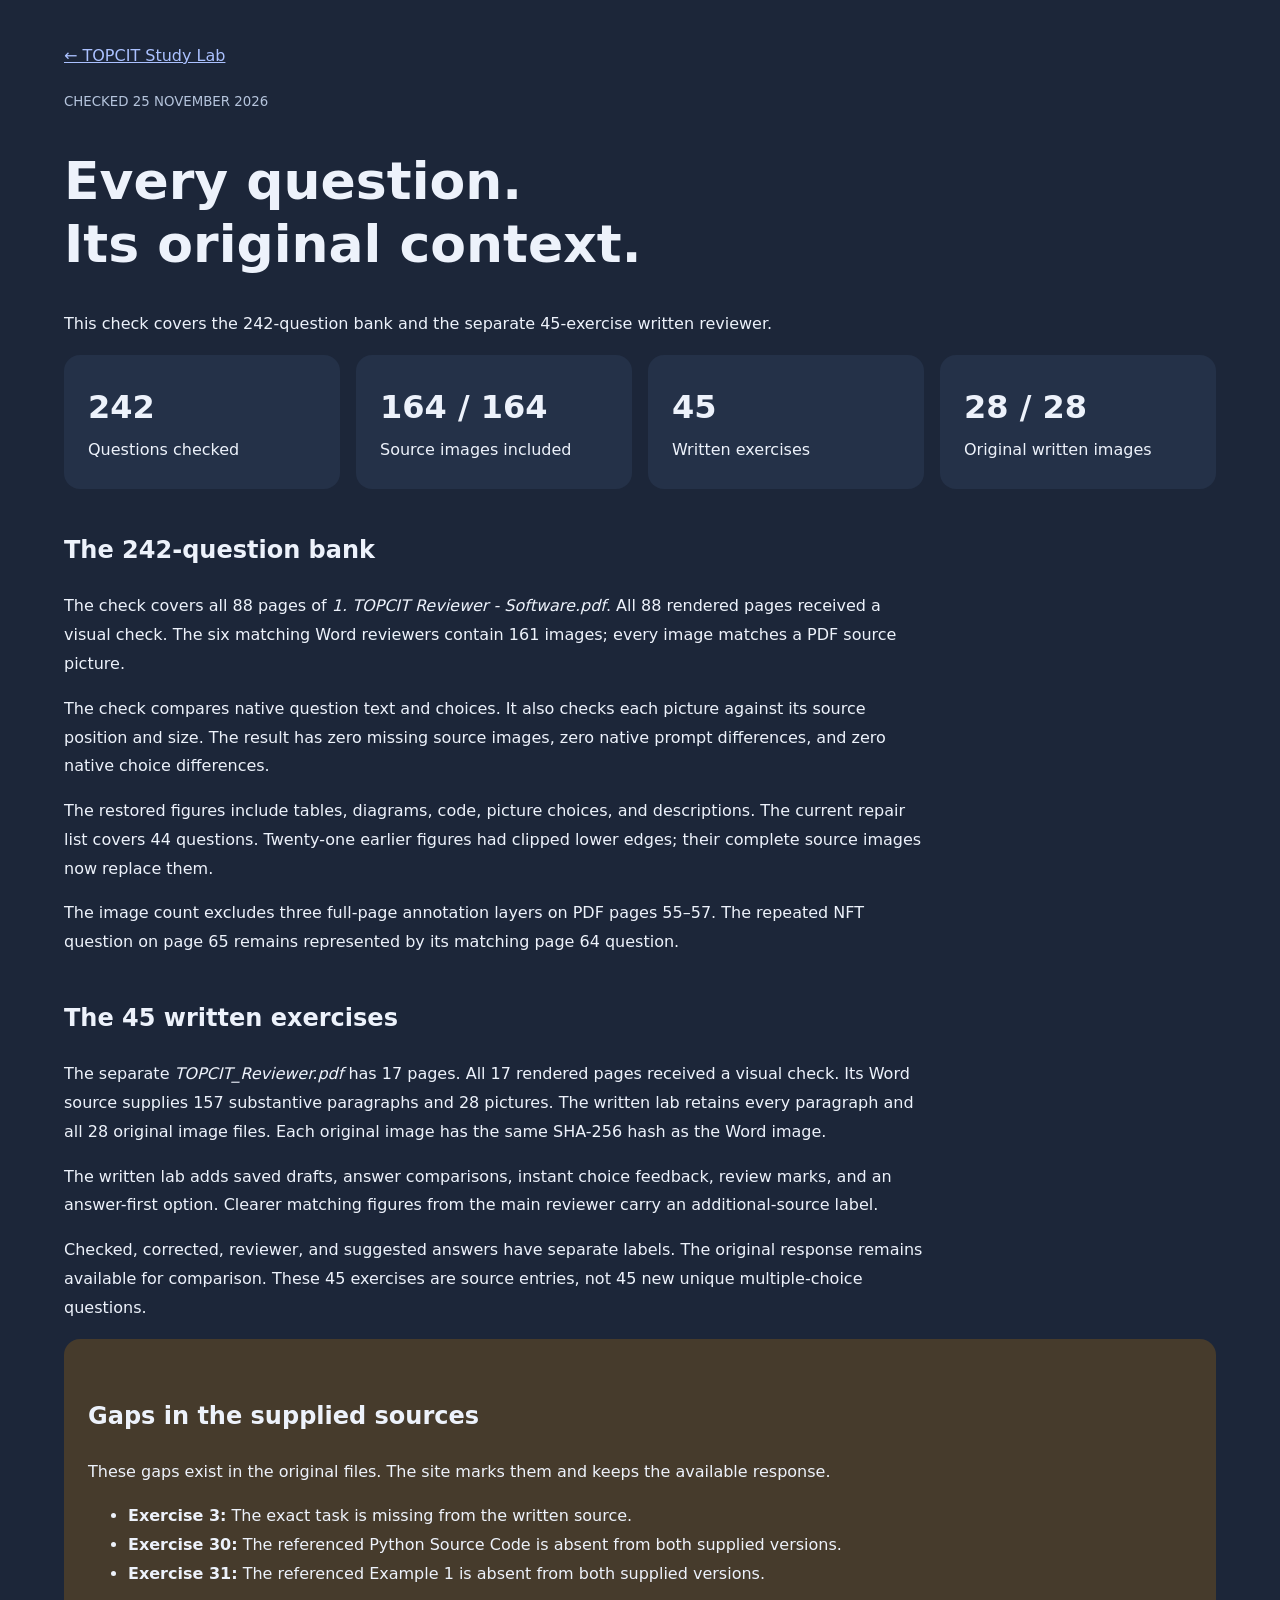
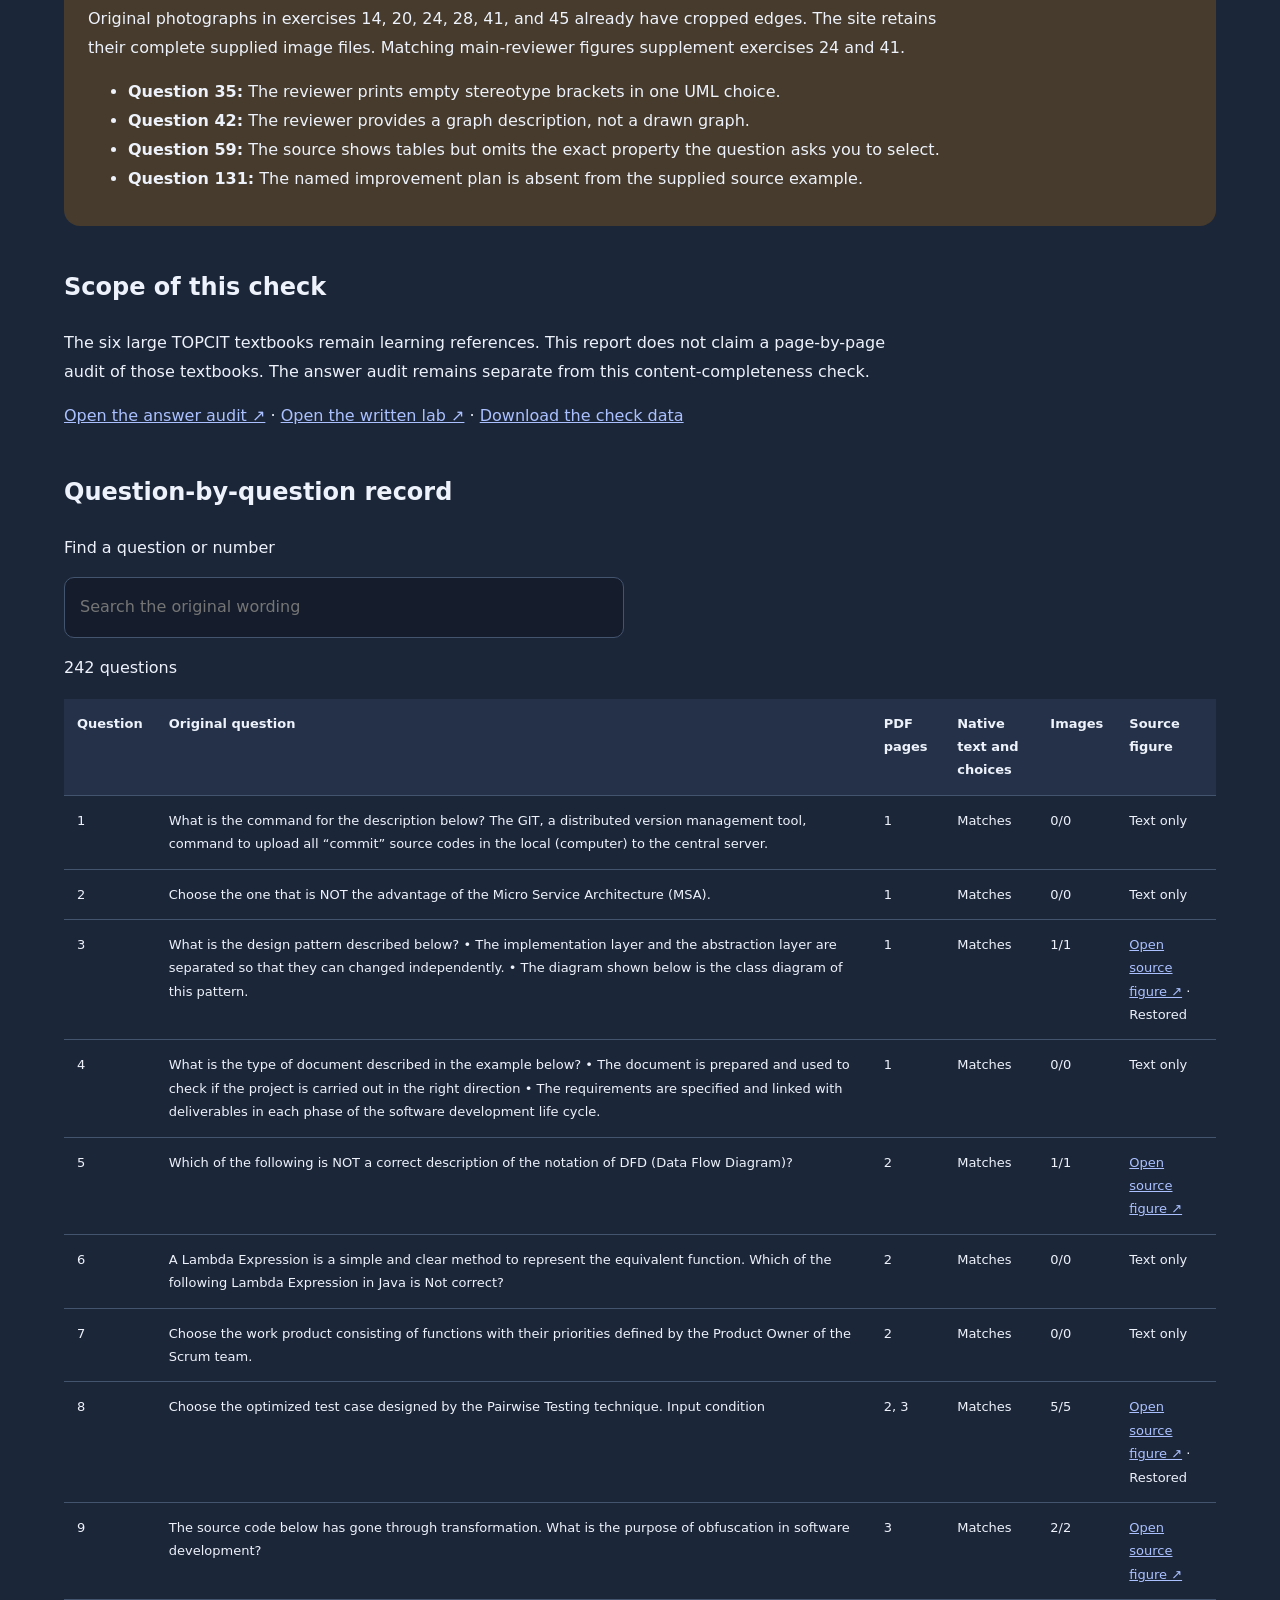
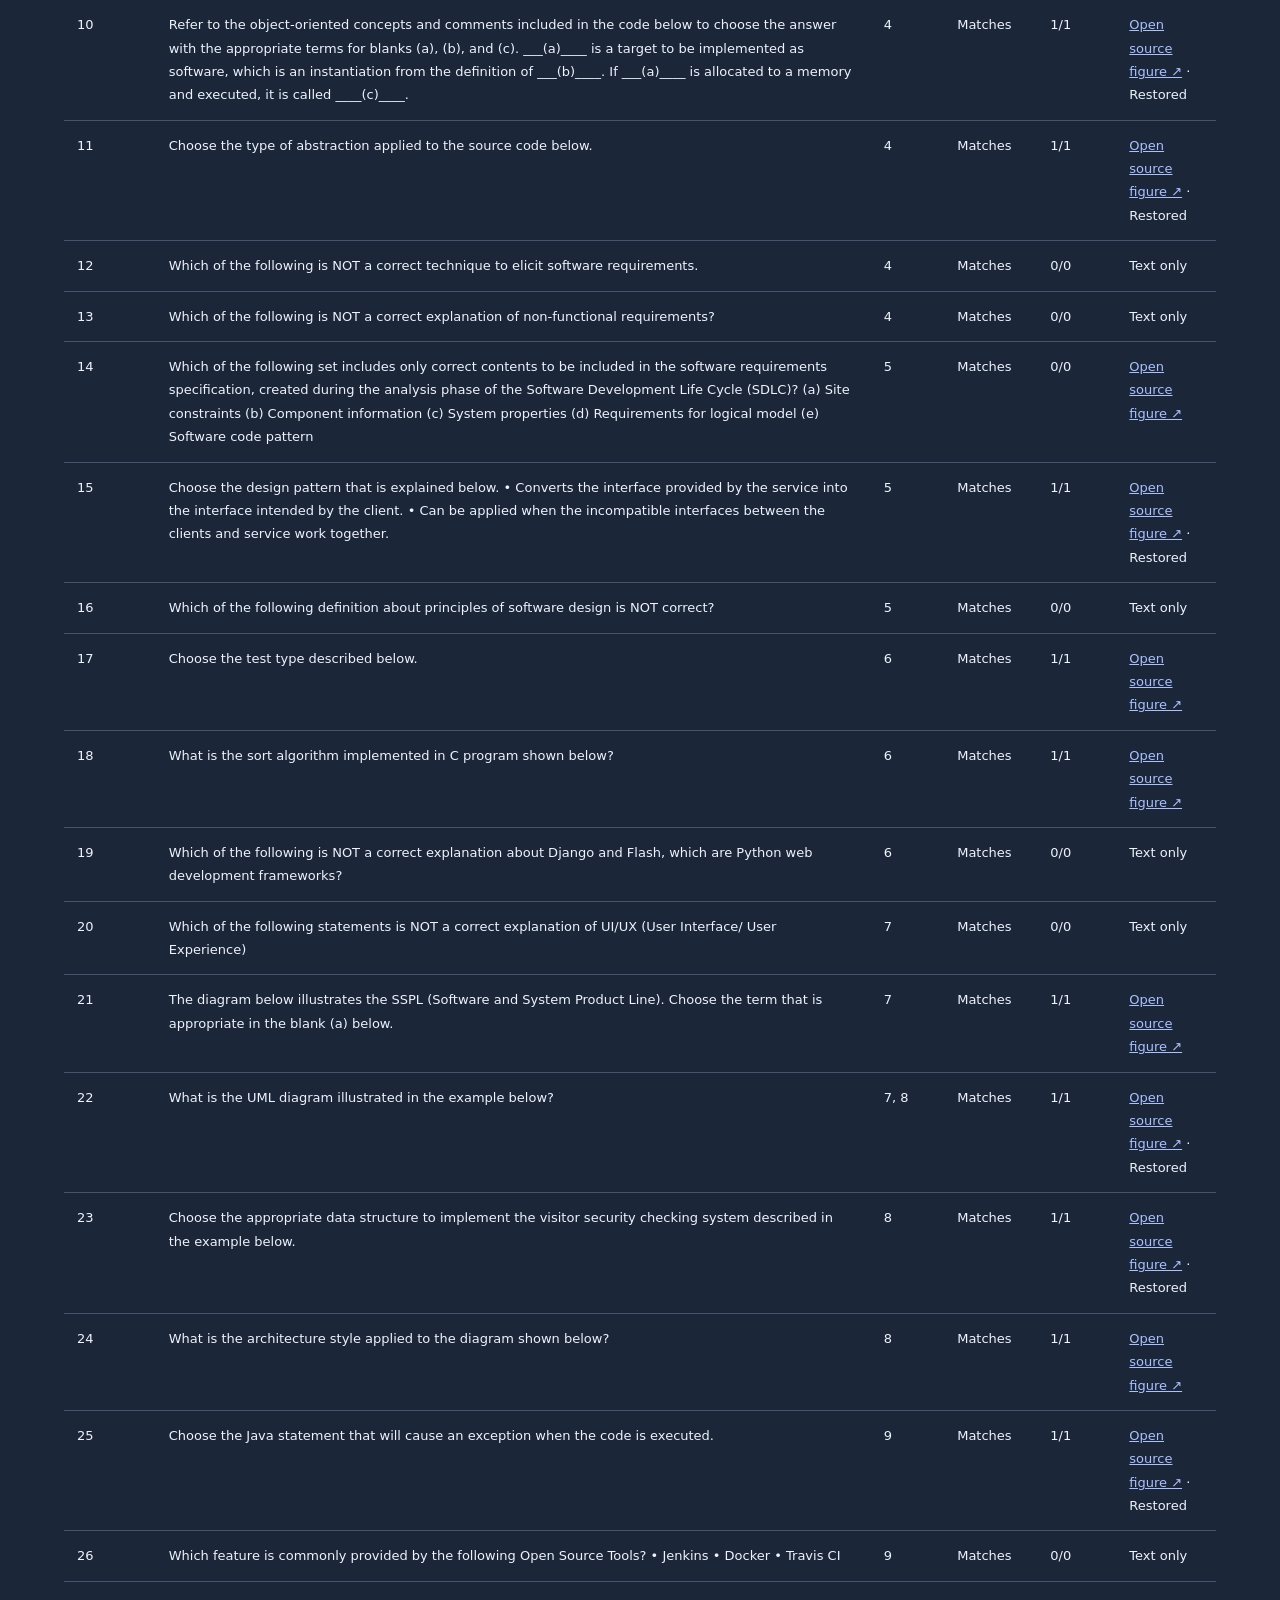
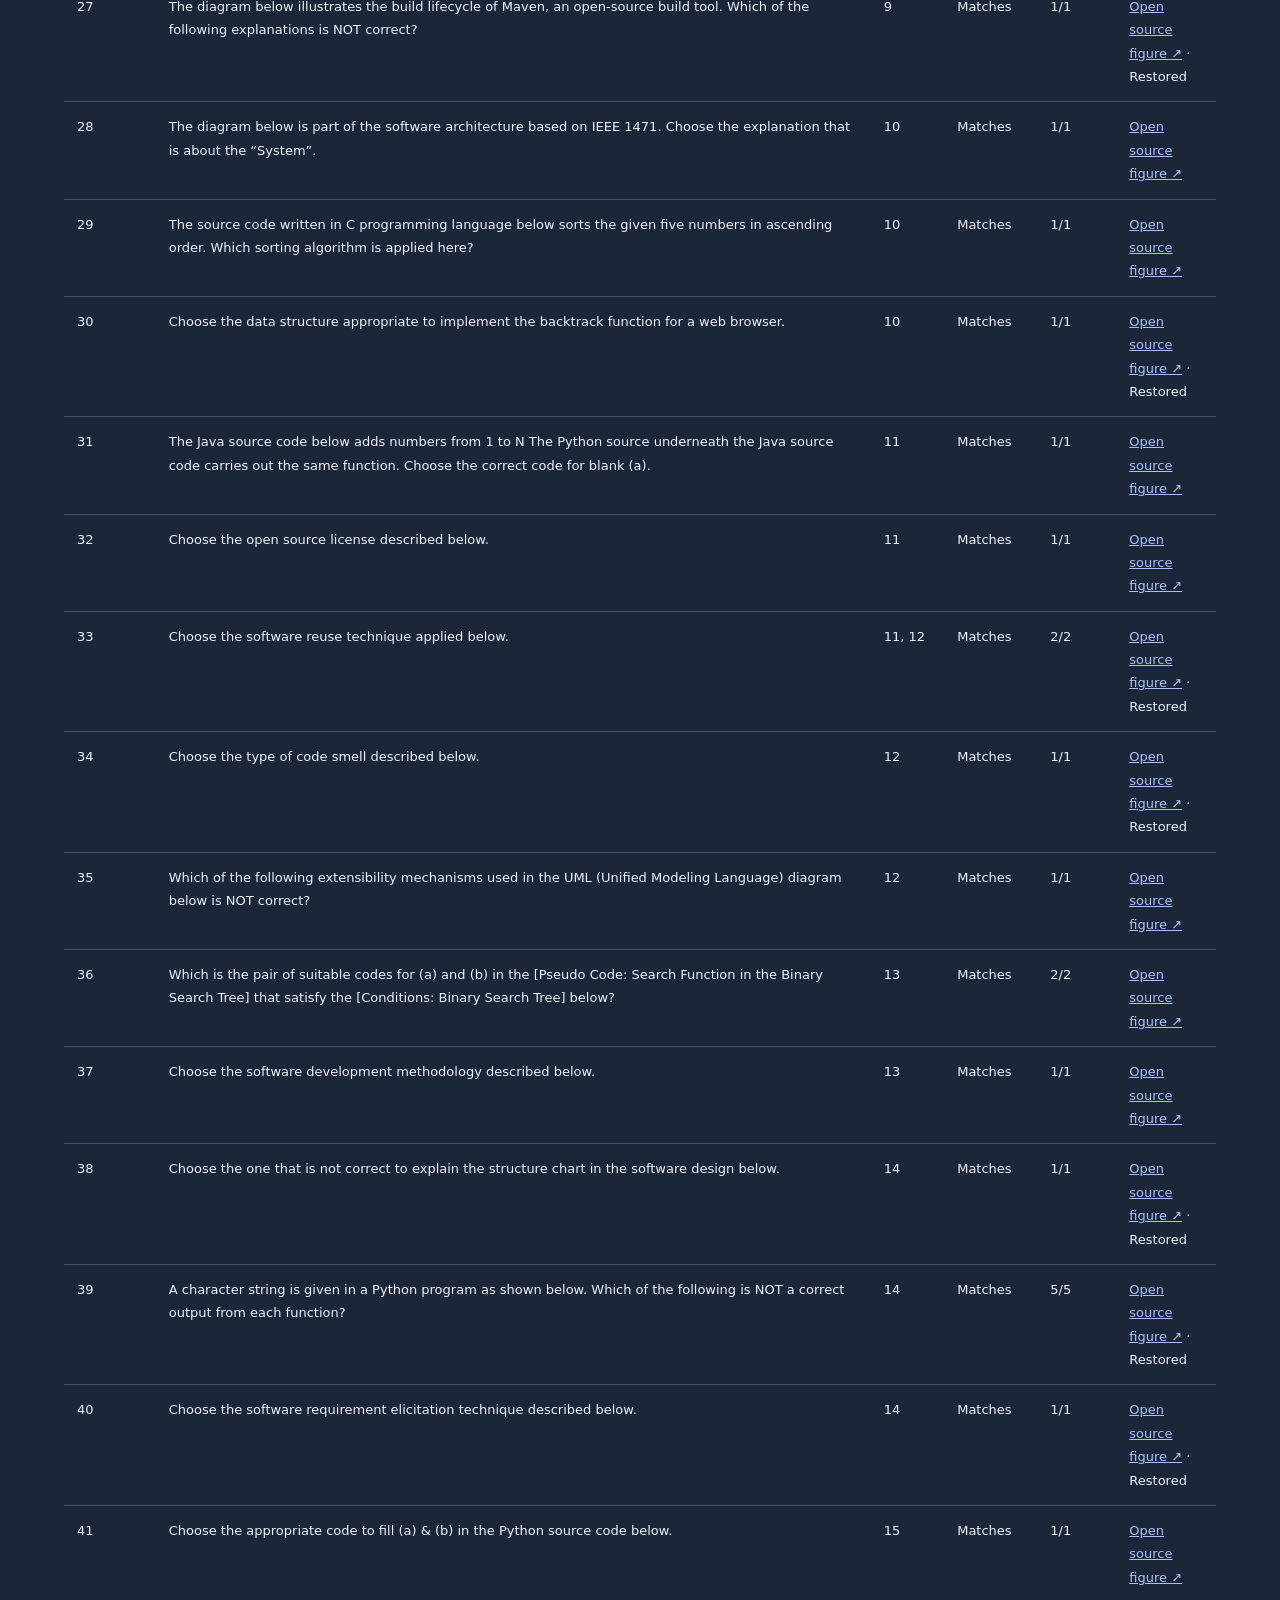
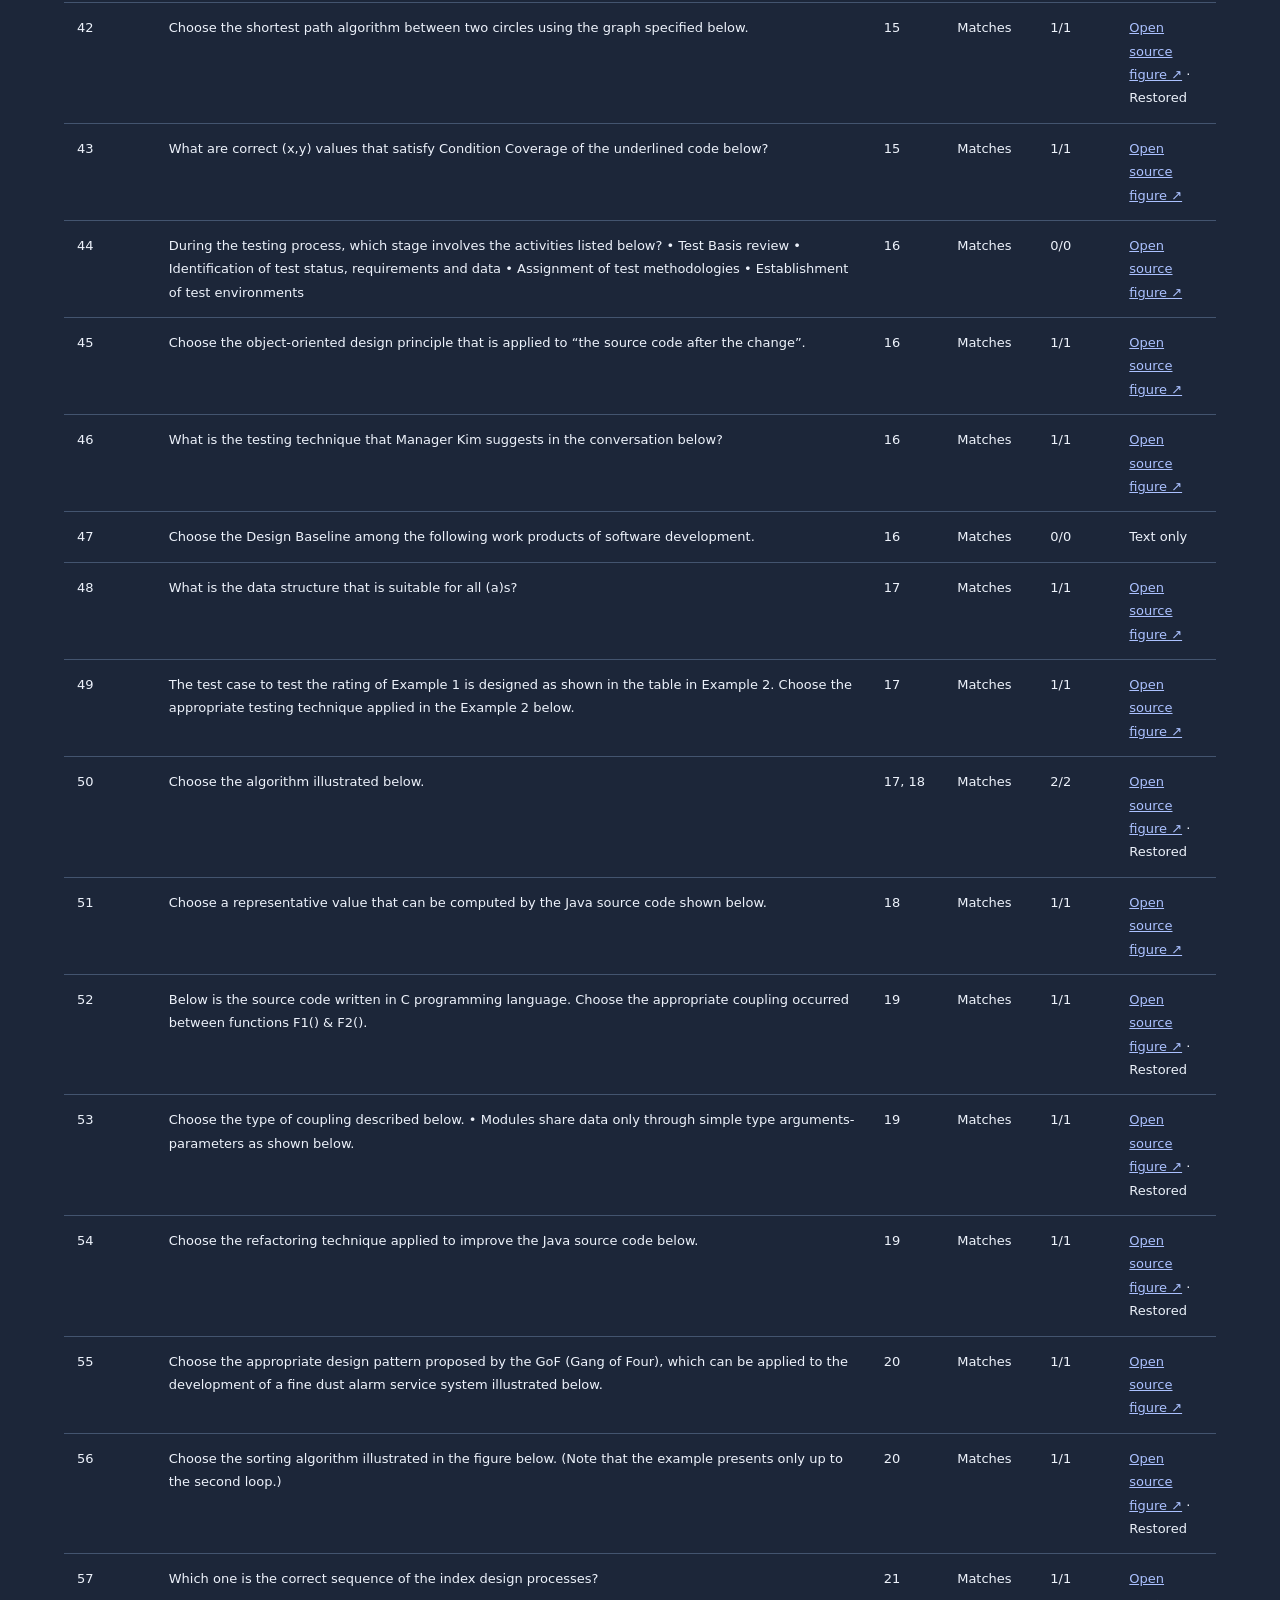
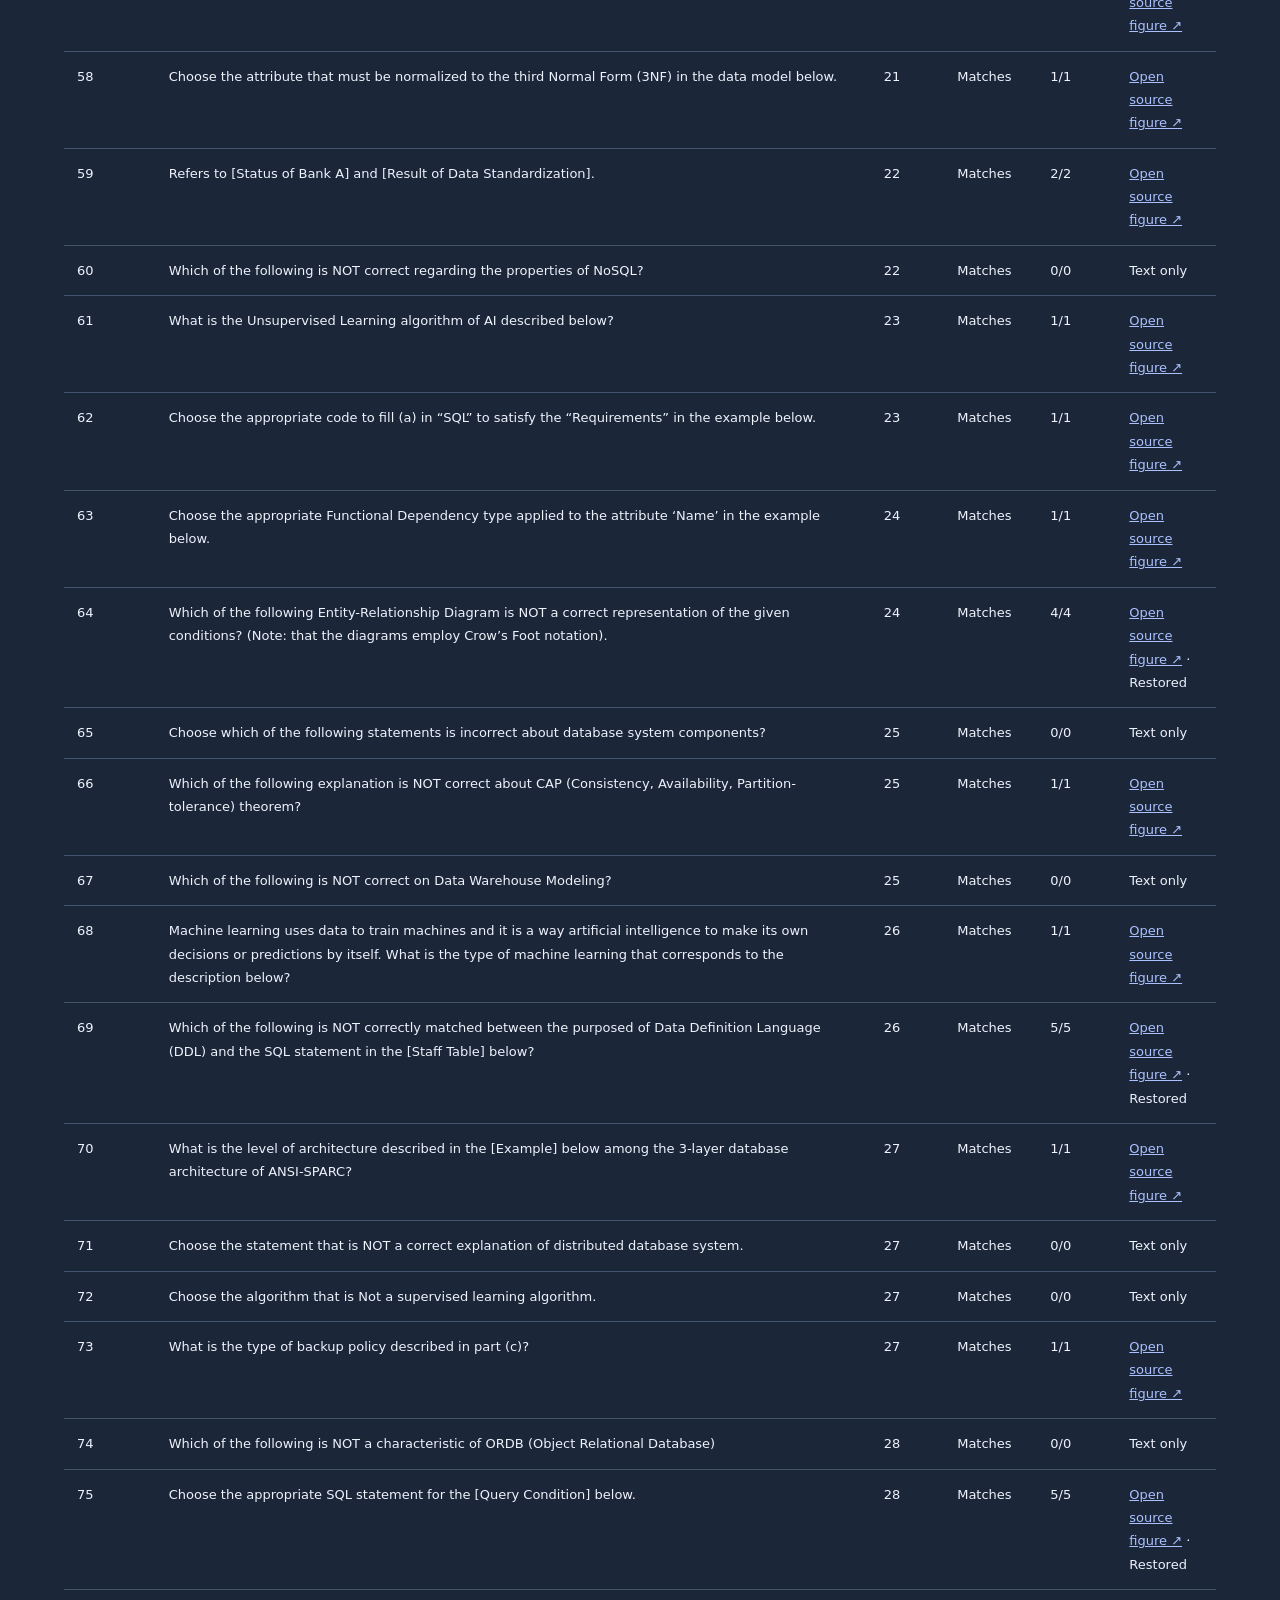
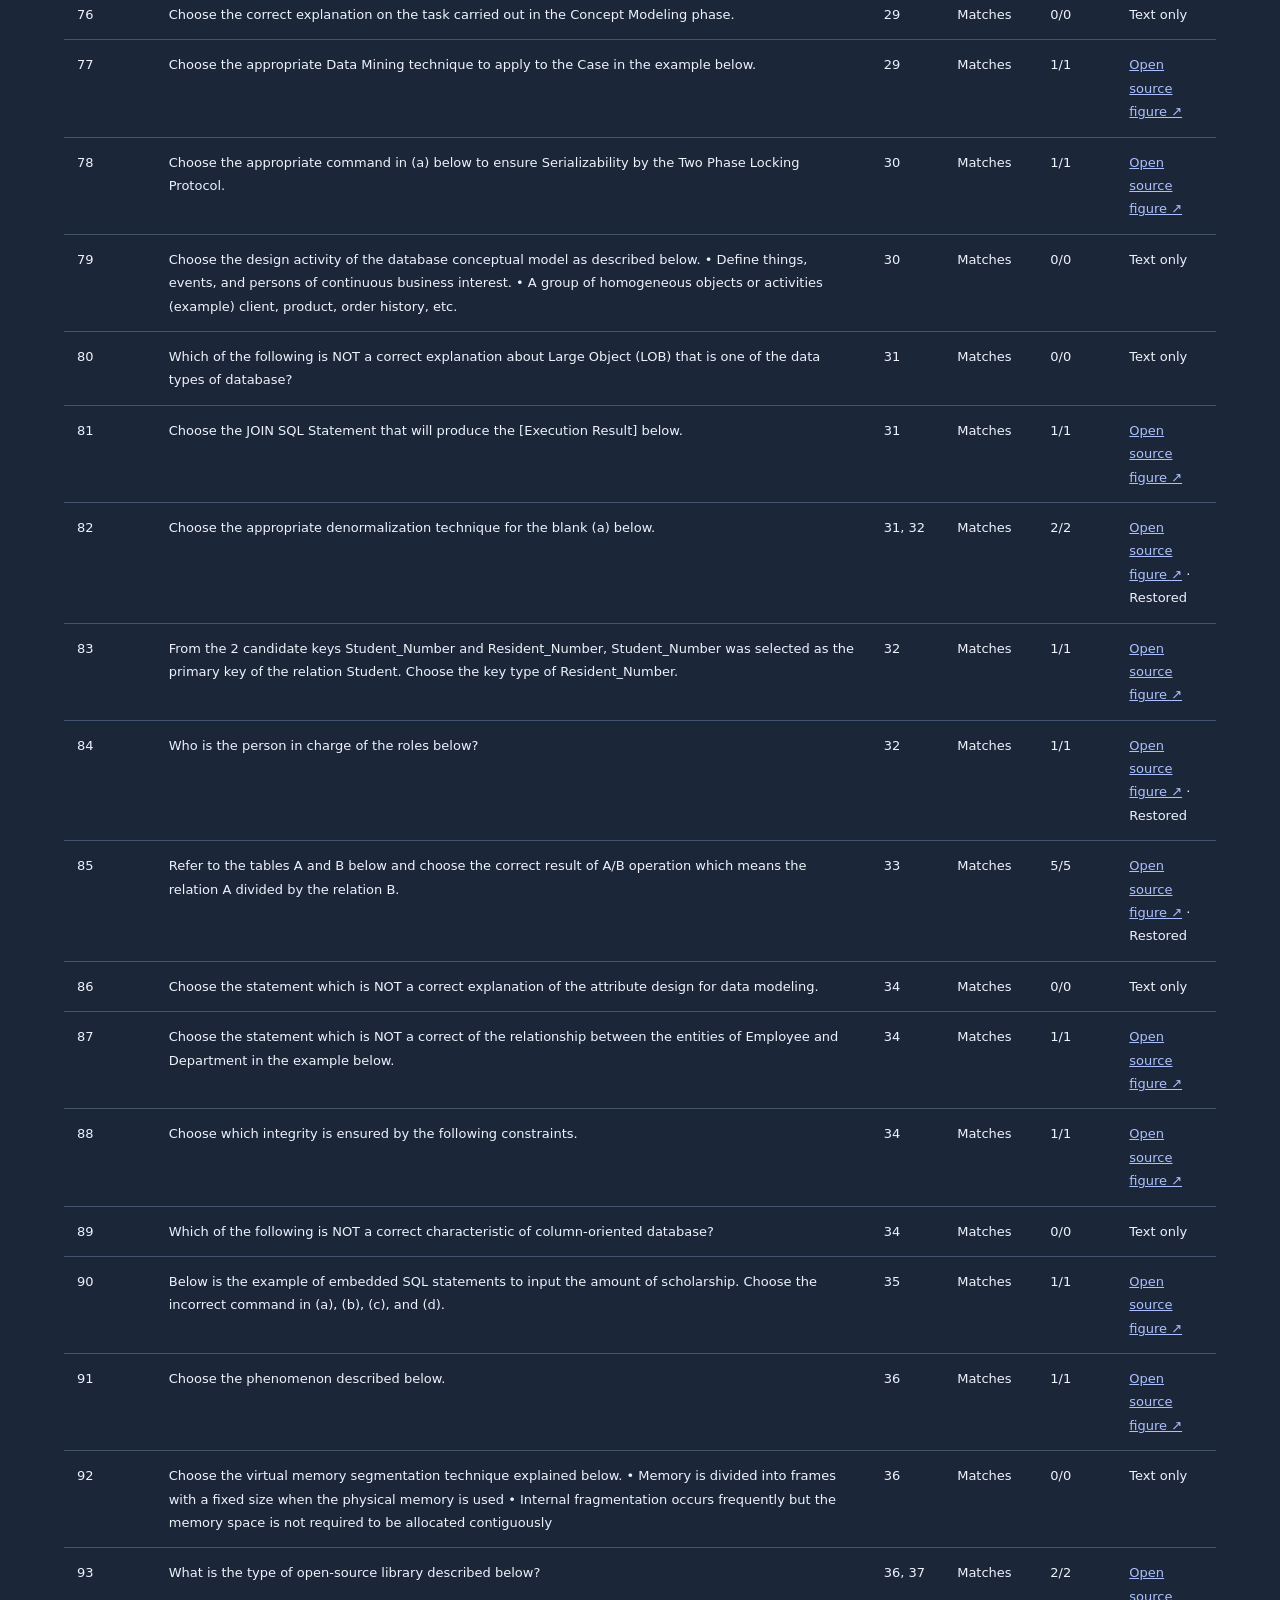
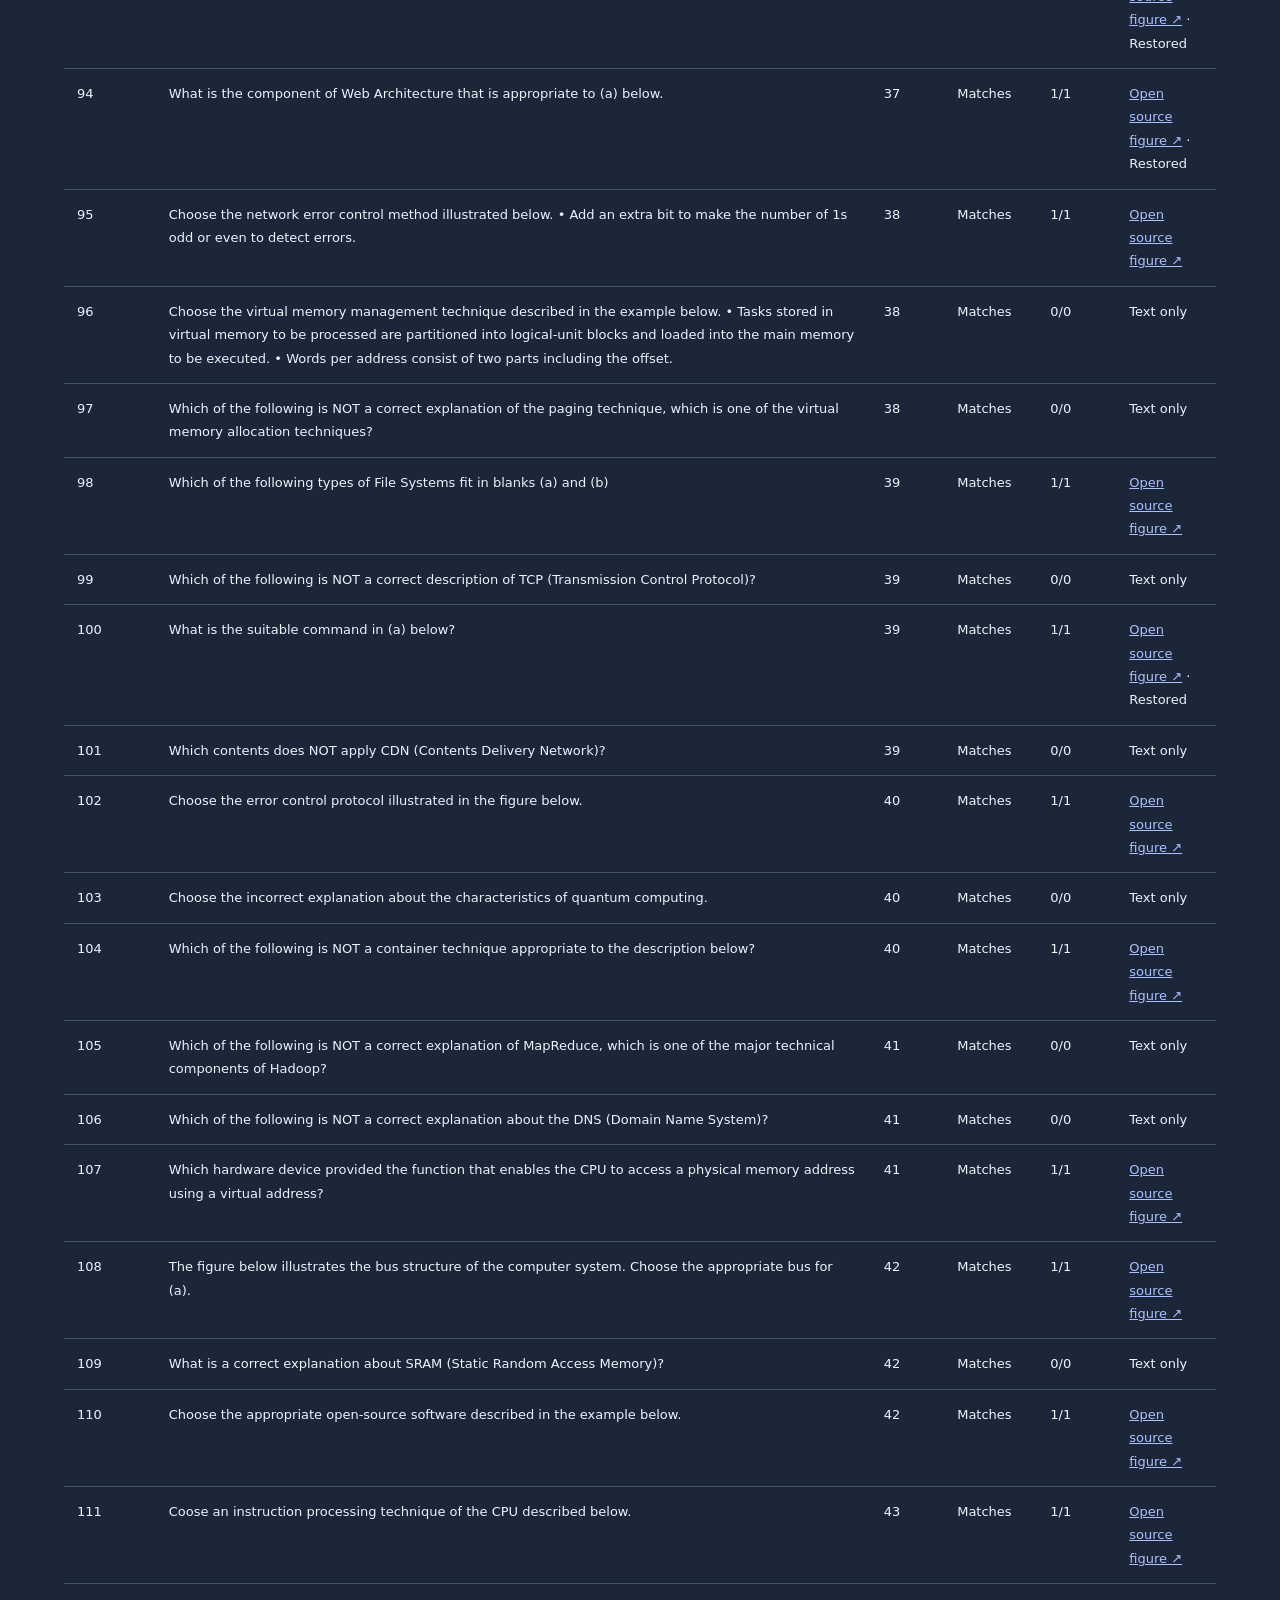
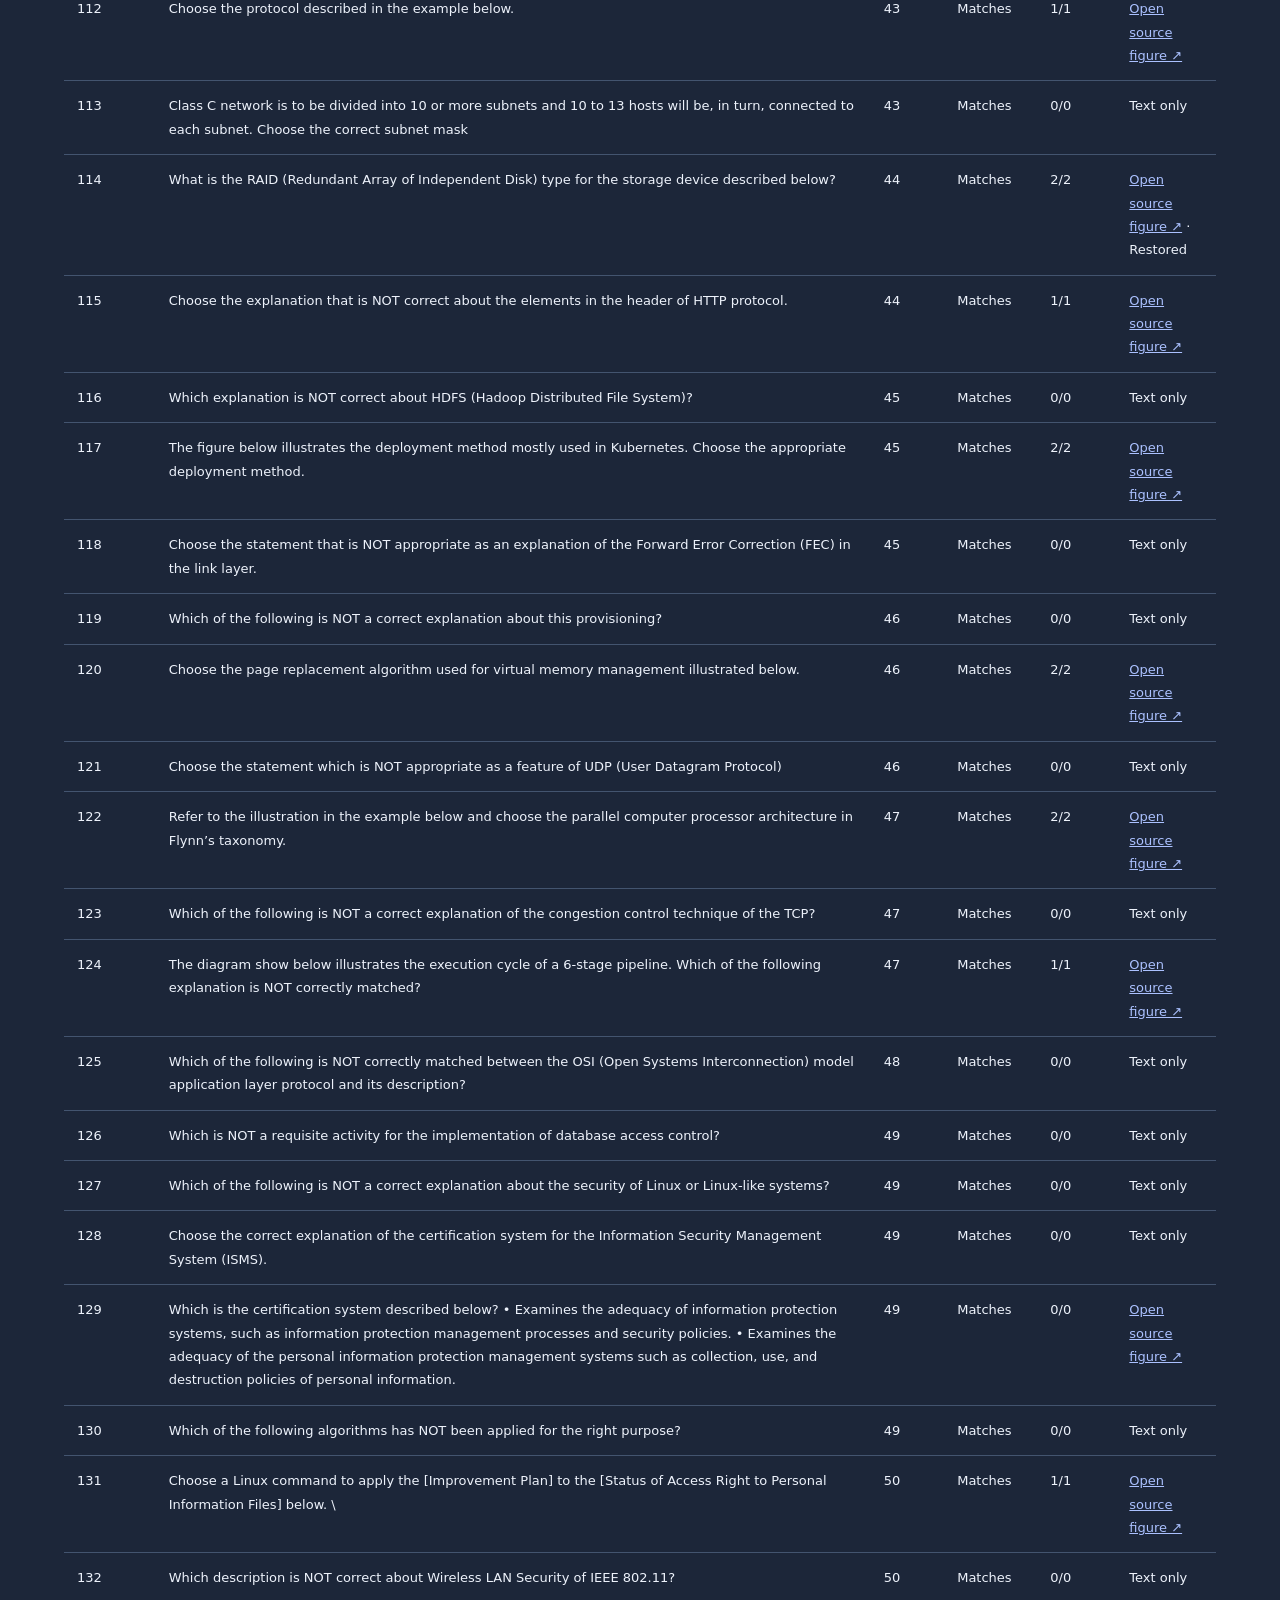
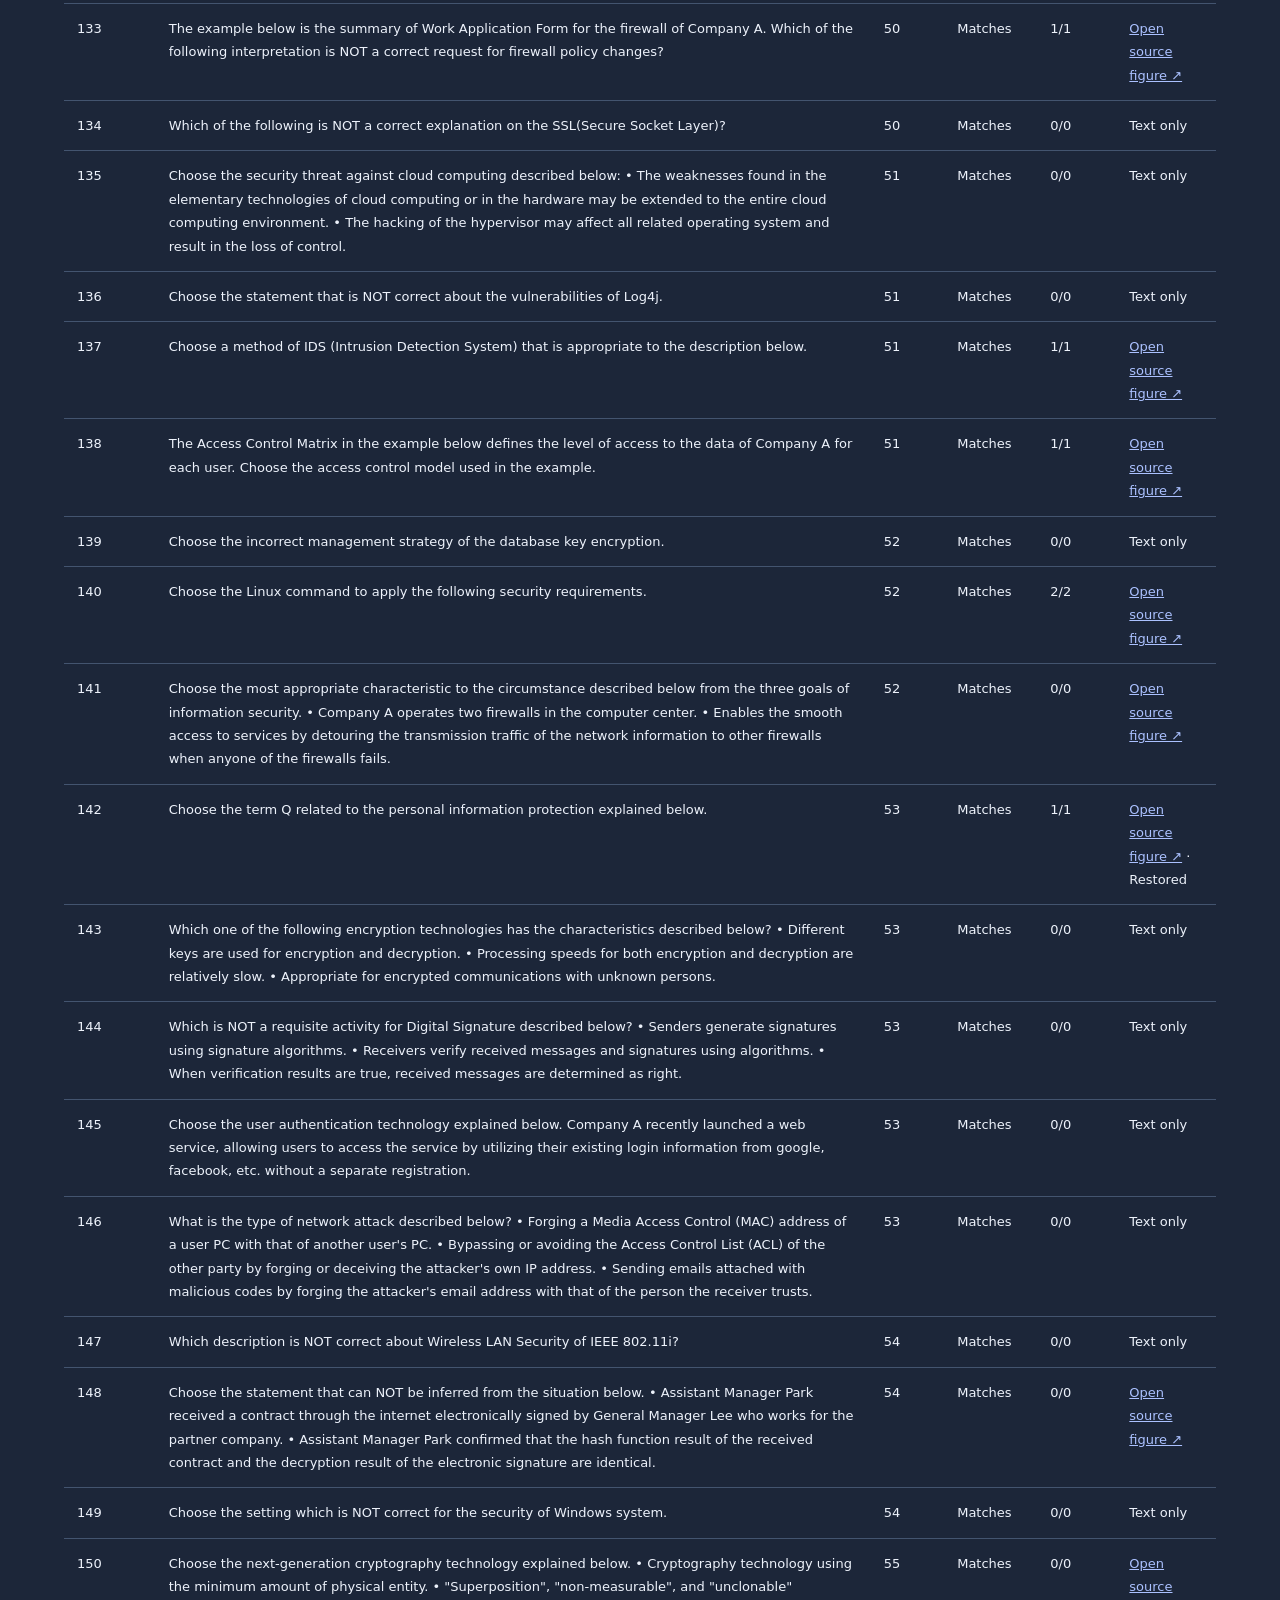
<file: content-audit.html>
<!doctype html><html lang="en"><head><meta charset="utf-8"><meta name="viewport" content="width=device-width,initial-scale=1"><title>TOPCIT source-content check</title><style>
    :root{color-scheme:dark}*{box-sizing:border-box}body{margin:0;background:#1c2639;color:#edf2fb;font:16px/1.8 system-ui,sans-serif}main{max-width:1200px;margin:auto;padding:42px 24px}h1{font-size:clamp(32px,5vw,52px);line-height:1.2}h2{margin-top:40px}p,li{max-width:85ch}a{color:#abc1ff}small{color:#b5c4dc}.counts{display:flex;flex-wrap:wrap;gap:16px}.counts p{flex:1;min-width:170px;background:#243148;border-radius:16px;padding:24px;margin:0}.counts b{display:block;font-size:32px}.notice{background:#463b2c;padding:16px 24px;border-radius:16px}.table-wrap{overflow:auto}table{border-collapse:collapse;width:100%;font-size:13px;min-width:760px}td,th{text-align:left;vertical-align:top;padding:13px;border-bottom:1px solid #43546f}th{background:#243148}td:nth-child(2){min-width:300px}input{display:block;width:100%;max-width:560px;background:#151d2c;color:#edf2fb;border:1px solid #43546f;border-radius:10px;padding:15px;font:inherit;margin:14px 0}summary{cursor:pointer;color:#abc1ff}@media(max-width:500px){main{padding:28px 18px}.counts p{min-width:130px;padding:18px}}
    </style></head><body><main><a href="index.html">← TOPCIT Study Lab</a><p><small>CHECKED 25 NOVEMBER 2026</small></p><h1>Every question.<br>Its original context.</h1>
    <p>This check covers the 242-question bank and the separate 45-exercise written reviewer.</p>
    <div class="counts"><p><b>242</b>Questions checked</p><p><b>164 / 164</b>Source images included</p><p><b>45</b>Written exercises</p><p><b>28 / 28</b>Original written images</p></div>
    <h2>The 242-question bank</h2><p>The check covers all 88 pages of <i>1. TOPCIT Reviewer - Software.pdf</i>. All 88 rendered pages received a visual check. The six matching Word reviewers contain 161 images; every image matches a PDF source picture.</p>
    <p>The check compares native question text and choices. It also checks each picture against its source position and size. The result has zero missing source images, zero native prompt differences, and zero native choice differences.</p>
    <p>The restored figures include tables, diagrams, code, picture choices, and descriptions. The current repair list covers 44 questions. Twenty-one earlier figures had clipped lower edges; their complete source images now replace them.</p>
    <p>The image count excludes three full-page annotation layers on PDF pages 55–57. The repeated NFT question on page 65 remains represented by its matching page 64 question.</p>
    <h2>The 45 written exercises</h2><p>The separate <i>TOPCIT_Reviewer.pdf</i> has 17 pages. All 17 rendered pages received a visual check. Its Word source supplies 157 substantive paragraphs and 28 pictures. The written lab retains every paragraph and all 28 original image files. Each original image has the same SHA-256 hash as the Word image.</p>
    <p>The written lab adds saved drafts, answer comparisons, instant choice feedback, review marks, and an answer-first option. Clearer matching figures from the main reviewer carry an additional-source label.</p>
    <p>Checked, corrected, reviewer, and suggested answers have separate labels. The original response remains available for comparison. These 45 exercises are source entries, not 45 new unique multiple-choice questions.</p>
    <div class="notice"><h2>Gaps in the supplied sources</h2><p>These gaps exist in the original files. The site marks them and keeps the available response.</p><ul><li><b>Exercise 3:</b> The exact task is missing from the written source.</li><li><b>Exercise 30:</b> The referenced Python Source Code is absent from both supplied versions.</li><li><b>Exercise 31:</b> The referenced Example 1 is absent from both supplied versions.</li></ul><p>Original photographs in exercises 14, 20, 24, 28, 41, and 45 already have cropped edges. The site retains their complete supplied image files. Matching main-reviewer figures supplement exercises 24 and 41.</p><ul><li><b>Question 35:</b> The reviewer prints empty stereotype brackets in one UML choice.</li><li><b>Question 42:</b> The reviewer provides a graph description, not a drawn graph.</li><li><b>Question 59:</b> The source shows tables but omits the exact property the question asks you to select.</li><li><b>Question 131:</b> The named improvement plan is absent from the supplied source example.</li></ul></div>
    <h2>Scope of this check</h2><p>The six large TOPCIT textbooks remain learning references. This report does not claim a page-by-page audit of those textbooks. The answer audit remains separate from this content-completeness check.</p><p><a href="answer-review.html">Open the answer audit ↗</a> · <a href="index.html#/written">Open the written lab ↗</a> · <a href="content-audit.json">Download the check data</a></p>
    <h2>Question-by-question record</h2><label for="filter">Find a question or number</label><input id="filter" type="search" placeholder="Search the original wording"><p id="status" role="status">242 questions</p><div class="table-wrap" tabindex="0" aria-label="Scrollable question check table"><table><thead><tr><th>Question</th><th>Original question</th><th>PDF pages</th><th>Native text and choices</th><th>Images</th><th>Source figure</th></tr></thead><tbody><tr><td>1</td><td>What is the command for the description below? The GIT, a distributed version management tool, command to upload all “commit” source codes in the local (computer) to the central server.</td><td>1</td><td>Matches</td><td>0/0</td><td>Text only</td></tr><tr><td>2</td><td>Choose the one that is NOT the advantage of the Micro Service Architecture (MSA).</td><td>1</td><td>Matches</td><td>0/0</td><td>Text only</td></tr><tr><td>3</td><td>What is the design pattern described below? • The implementation layer and the abstraction layer are separated so that they can changed independently. • The diagram shown below is the class diagram of this pattern.</td><td>1</td><td>Matches</td><td>1/1</td><td><a href="assets/source/restored-question-003-context.webp">Open source figure ↗</a> · Restored</td></tr><tr><td>4</td><td>What is the type of document described in the example below? • The document is prepared and used to check if the project is carried out in the right direction • The requirements are specified and linked with deliverables in each phase of the software development life cycle.</td><td>1</td><td>Matches</td><td>0/0</td><td>Text only</td></tr><tr><td>5</td><td>Which of the following is NOT a correct description of the notation of DFD (Data Flow Diagram)?</td><td>2</td><td>Matches</td><td>1/1</td><td><a href="assets/source/software-05-p2.webp">Open source figure ↗</a></td></tr><tr><td>6</td><td>A Lambda Expression is a simple and clear method to represent the equivalent function. Which of the following Lambda Expression in Java is Not correct?</td><td>2</td><td>Matches</td><td>0/0</td><td>Text only</td></tr><tr><td>7</td><td>Choose the work product consisting of functions with their priorities defined by the Product Owner of the Scrum team.</td><td>2</td><td>Matches</td><td>0/0</td><td>Text only</td></tr><tr><td>8</td><td>Choose the optimized test case designed by the Pairwise Testing technique. Input condition</td><td>2, 3</td><td>Matches</td><td>5/5</td><td><a href="assets/source/restored-question-008-context.webp">Open source figure ↗</a> · Restored</td></tr><tr><td>9</td><td>The source code below has gone through transformation. What is the purpose of obfuscation in software development?</td><td>3</td><td>Matches</td><td>2/2</td><td><a href="assets/source/software-09-p3.webp">Open source figure ↗</a></td></tr><tr><td>10</td><td>Refer to the object-oriented concepts and comments included in the code below to choose the answer with the appropriate terms for blanks (a), (b), and (c). ___(a)____ is a target to be implemented as software, which is an instantiation from the definition of ___(b)____. If ___(a)____ is allocated to a memory and executed, it is called ____(c)____.</td><td>4</td><td>Matches</td><td>1/1</td><td><a href="assets/source/restored-question-010-context.webp">Open source figure ↗</a> · Restored</td></tr><tr><td>11</td><td>Choose the type of abstraction applied to the source code below.</td><td>4</td><td>Matches</td><td>1/1</td><td><a href="assets/source/restored-question-011-context.webp">Open source figure ↗</a> · Restored</td></tr><tr><td>12</td><td>Which of the following is NOT a correct technique to elicit software requirements.</td><td>4</td><td>Matches</td><td>0/0</td><td>Text only</td></tr><tr><td>13</td><td>Which of the following is NOT a correct explanation of non-functional requirements?</td><td>4</td><td>Matches</td><td>0/0</td><td>Text only</td></tr><tr><td>14</td><td>Which of the following set includes only correct contents to be included in the software requirements specification, created during the analysis phase of the Software Development Life Cycle (SDLC)? (a) Site constraints (b) Component information (c) System properties (d) Requirements for logical model (e) Software code pattern</td><td>5</td><td>Matches</td><td>0/0</td><td><a href="assets/source/software-14-p5.webp">Open source figure ↗</a></td></tr><tr><td>15</td><td>Choose the design pattern that is explained below. • Converts the interface provided by the service into the interface intended by the client. • Can be applied when the incompatible interfaces between the clients and service work together.</td><td>5</td><td>Matches</td><td>1/1</td><td><a href="assets/source/restored-question-015-context.webp">Open source figure ↗</a> · Restored</td></tr><tr><td>16</td><td>Which of the following definition about principles of software design is NOT correct?</td><td>5</td><td>Matches</td><td>0/0</td><td>Text only</td></tr><tr><td>17</td><td>Choose the test type described below.</td><td>6</td><td>Matches</td><td>1/1</td><td><a href="assets/source/software-17-p6.webp">Open source figure ↗</a></td></tr><tr><td>18</td><td>What is the sort algorithm implemented in C program shown below?</td><td>6</td><td>Matches</td><td>1/1</td><td><a href="assets/source/software-18-p6.webp">Open source figure ↗</a></td></tr><tr><td>19</td><td>Which of the following is NOT a correct explanation about Django and Flash, which are Python web development frameworks?</td><td>6</td><td>Matches</td><td>0/0</td><td>Text only</td></tr><tr><td>20</td><td>Which of the following statements is NOT a correct explanation of UI/UX (User Interface/ User Experience)</td><td>7</td><td>Matches</td><td>0/0</td><td>Text only</td></tr><tr><td>21</td><td>The diagram below illustrates the SSPL (Software and System Product Line). Choose the term that is appropriate in the blank (a) below.</td><td>7</td><td>Matches</td><td>1/1</td><td><a href="assets/source/software-21-p7.webp">Open source figure ↗</a></td></tr><tr><td>22</td><td>What is the UML diagram illustrated in the example below?</td><td>7, 8</td><td>Matches</td><td>1/1</td><td><a href="assets/source/restored-question-022-context.webp">Open source figure ↗</a> · Restored</td></tr><tr><td>23</td><td>Choose the appropriate data structure to implement the visitor security checking system described in the example below.</td><td>8</td><td>Matches</td><td>1/1</td><td><a href="assets/source/restored-question-023-context.webp">Open source figure ↗</a> · Restored</td></tr><tr><td>24</td><td>What is the architecture style applied to the diagram shown below?</td><td>8</td><td>Matches</td><td>1/1</td><td><a href="assets/source/software-24-p8.webp">Open source figure ↗</a></td></tr><tr><td>25</td><td>Choose the Java statement that will cause an exception when the code is executed.</td><td>9</td><td>Matches</td><td>1/1</td><td><a href="assets/source/restored-question-025-context.webp">Open source figure ↗</a> · Restored</td></tr><tr><td>26</td><td>Which feature is commonly provided by the following Open Source Tools? • Jenkins • Docker • Travis CI</td><td>9</td><td>Matches</td><td>0/0</td><td>Text only</td></tr><tr><td>27</td><td>The diagram below illustrates the build lifecycle of Maven, an open-source build tool. Which of the following explanations is NOT correct?</td><td>9</td><td>Matches</td><td>1/1</td><td><a href="assets/source/restored-question-027-context.webp">Open source figure ↗</a> · Restored</td></tr><tr><td>28</td><td>The diagram below is part of the software architecture based on IEEE 1471. Choose the explanation that is about the “System”.</td><td>10</td><td>Matches</td><td>1/1</td><td><a href="assets/source/software-28-p10.webp">Open source figure ↗</a></td></tr><tr><td>29</td><td>The source code written in C programming language below sorts the given five numbers in ascending order. Which sorting algorithm is applied here?</td><td>10</td><td>Matches</td><td>1/1</td><td><a href="assets/source/software-29-p10.webp">Open source figure ↗</a></td></tr><tr><td>30</td><td>Choose the data structure appropriate to implement the backtrack function for a web browser.</td><td>10</td><td>Matches</td><td>1/1</td><td><a href="assets/source/restored-question-030-context.webp">Open source figure ↗</a> · Restored</td></tr><tr><td>31</td><td>The Java source code below adds numbers from 1 to N The Python source underneath the Java source code carries out the same function. Choose the correct code for blank (a).</td><td>11</td><td>Matches</td><td>1/1</td><td><a href="assets/source/software-31-p11.webp">Open source figure ↗</a></td></tr><tr><td>32</td><td>Choose the open source license described below.</td><td>11</td><td>Matches</td><td>1/1</td><td><a href="assets/source/software-32-p11.webp">Open source figure ↗</a></td></tr><tr><td>33</td><td>Choose the software reuse technique applied below.</td><td>11, 12</td><td>Matches</td><td>2/2</td><td><a href="assets/source/restored-question-033-context.webp">Open source figure ↗</a> · Restored</td></tr><tr><td>34</td><td>Choose the type of code smell described below.</td><td>12</td><td>Matches</td><td>1/1</td><td><a href="assets/source/restored-question-034-context.webp">Open source figure ↗</a> · Restored</td></tr><tr><td>35</td><td>Which of the following extensibility mechanisms used in the UML (Unified Modeling Language) diagram below is NOT correct?</td><td>12</td><td>Matches</td><td>1/1</td><td><a href="assets/source/software-35-p12.webp">Open source figure ↗</a></td></tr><tr><td>36</td><td>Which is the pair of suitable codes for (a) and (b) in the [Pseudo Code: Search Function in the Binary Search Tree] that satisfy the [Conditions: Binary Search Tree] below?</td><td>13</td><td>Matches</td><td>2/2</td><td><a href="assets/source/software-36-p13.webp">Open source figure ↗</a></td></tr><tr><td>37</td><td>Choose the software development methodology described below.</td><td>13</td><td>Matches</td><td>1/1</td><td><a href="assets/source/software-37-p13.webp">Open source figure ↗</a></td></tr><tr><td>38</td><td>Choose the one that is not correct to explain the structure chart in the software design below.</td><td>14</td><td>Matches</td><td>1/1</td><td><a href="assets/source/restored-question-038-context.webp">Open source figure ↗</a> · Restored</td></tr><tr><td>39</td><td>A character string is given in a Python program as shown below. Which of the following is NOT a correct output from each function?</td><td>14</td><td>Matches</td><td>5/5</td><td><a href="assets/source/restored-question-039-context.webp">Open source figure ↗</a> · Restored</td></tr><tr><td>40</td><td>Choose the software requirement elicitation technique described below.</td><td>14</td><td>Matches</td><td>1/1</td><td><a href="assets/source/restored-question-040-context.webp">Open source figure ↗</a> · Restored</td></tr><tr><td>41</td><td>Choose the appropriate code to fill (a) &amp; (b) in the Python source code below.</td><td>15</td><td>Matches</td><td>1/1</td><td><a href="assets/source/software-41-p15.webp">Open source figure ↗</a></td></tr><tr><td>42</td><td>Choose the shortest path algorithm between two circles using the graph specified below.</td><td>15</td><td>Matches</td><td>1/1</td><td><a href="assets/source/restored-question-042-context.webp">Open source figure ↗</a> · Restored</td></tr><tr><td>43</td><td>What are correct (x,y) values that satisfy Condition Coverage of the underlined code below?</td><td>15</td><td>Matches</td><td>1/1</td><td><a href="assets/source/software-43-p15.webp">Open source figure ↗</a></td></tr><tr><td>44</td><td>During the testing process, which stage involves the activities listed below? • Test Basis review • Identification of test status, requirements and data • Assignment of test methodologies • Establishment of test environments</td><td>16</td><td>Matches</td><td>0/0</td><td><a href="assets/source/software-44-p16.webp">Open source figure ↗</a></td></tr><tr><td>45</td><td>Choose the object-oriented design principle that is applied to “the source code after the change”.</td><td>16</td><td>Matches</td><td>1/1</td><td><a href="assets/source/software-45-p16.webp">Open source figure ↗</a></td></tr><tr><td>46</td><td>What is the testing technique that Manager Kim suggests in the conversation below?</td><td>16</td><td>Matches</td><td>1/1</td><td><a href="assets/source/software-46-p16.webp">Open source figure ↗</a></td></tr><tr><td>47</td><td>Choose the Design Baseline among the following work products of software development.</td><td>16</td><td>Matches</td><td>0/0</td><td>Text only</td></tr><tr><td>48</td><td>What is the data structure that is suitable for all (a)s?</td><td>17</td><td>Matches</td><td>1/1</td><td><a href="assets/source/software-48-p17.webp">Open source figure ↗</a></td></tr><tr><td>49</td><td>The test case to test the rating of Example 1 is designed as shown in the table in Example 2. Choose the appropriate testing technique applied in the Example 2 below.</td><td>17</td><td>Matches</td><td>1/1</td><td><a href="assets/source/software-49-p17.webp">Open source figure ↗</a></td></tr><tr><td>50</td><td>Choose the algorithm illustrated below.</td><td>17, 18</td><td>Matches</td><td>2/2</td><td><a href="assets/source/restored-question-050-context.webp">Open source figure ↗</a> · Restored</td></tr><tr><td>51</td><td>Choose a representative value that can be computed by the Java source code shown below.</td><td>18</td><td>Matches</td><td>1/1</td><td><a href="assets/source/software-51-p18.webp">Open source figure ↗</a></td></tr><tr><td>52</td><td>Below is the source code written in C programming language. Choose the appropriate coupling occurred between functions F1() &amp; F2().</td><td>19</td><td>Matches</td><td>1/1</td><td><a href="assets/source/restored-question-052-context.webp">Open source figure ↗</a> · Restored</td></tr><tr><td>53</td><td>Choose the type of coupling described below. • Modules share data only through simple type arguments-parameters as shown below.</td><td>19</td><td>Matches</td><td>1/1</td><td><a href="assets/source/restored-question-053-context.webp">Open source figure ↗</a> · Restored</td></tr><tr><td>54</td><td>Choose the refactoring technique applied to improve the Java source code below.</td><td>19</td><td>Matches</td><td>1/1</td><td><a href="assets/source/restored-question-054-context.webp">Open source figure ↗</a> · Restored</td></tr><tr><td>55</td><td>Choose the appropriate design pattern proposed by the GoF (Gang of Four), which can be applied to the development of a fine dust alarm service system illustrated below.</td><td>20</td><td>Matches</td><td>1/1</td><td><a href="assets/source/software-55-p20.webp">Open source figure ↗</a></td></tr><tr><td>56</td><td>Choose the sorting algorithm illustrated in the figure below. (Note that the example presents only up to the second loop.)</td><td>20</td><td>Matches</td><td>1/1</td><td><a href="assets/source/restored-question-056-context.webp">Open source figure ↗</a> · Restored</td></tr><tr><td>57</td><td>Which one is the correct sequence of the index design processes?</td><td>21</td><td>Matches</td><td>1/1</td><td><a href="assets/source/understanding-01-p21.webp">Open source figure ↗</a></td></tr><tr><td>58</td><td>Choose the attribute that must be normalized to the third Normal Form (3NF) in the data model below.</td><td>21</td><td>Matches</td><td>1/1</td><td><a href="assets/source/understanding-02-p21.webp">Open source figure ↗</a></td></tr><tr><td>59</td><td>Refers to [Status of Bank A] and [Result of Data Standardization].</td><td>22</td><td>Matches</td><td>2/2</td><td><a href="assets/source/understanding-03-p22.webp">Open source figure ↗</a></td></tr><tr><td>60</td><td>Which of the following is NOT correct regarding the properties of NoSQL?</td><td>22</td><td>Matches</td><td>0/0</td><td>Text only</td></tr><tr><td>61</td><td>What is the Unsupervised Learning algorithm of AI described below?</td><td>23</td><td>Matches</td><td>1/1</td><td><a href="assets/source/understanding-05-p23.webp">Open source figure ↗</a></td></tr><tr><td>62</td><td>Choose the appropriate code to fill (a) in “SQL” to satisfy the “Requirements” in the example below.</td><td>23</td><td>Matches</td><td>1/1</td><td><a href="assets/source/understanding-06-p23.webp">Open source figure ↗</a></td></tr><tr><td>63</td><td>Choose the appropriate Functional Dependency type applied to the attribute ‘Name’ in the example below.</td><td>24</td><td>Matches</td><td>1/1</td><td><a href="assets/source/understanding-07-p24.webp">Open source figure ↗</a></td></tr><tr><td>64</td><td>Which of the following Entity-Relationship Diagram is NOT a correct representation of the given conditions? (Note: that the diagrams employ Crow’s Foot notation).</td><td>24</td><td>Matches</td><td>4/4</td><td><a href="assets/source/restored-question-064-context.webp">Open source figure ↗</a> · Restored</td></tr><tr><td>65</td><td>Choose which of the following statements is incorrect about database system components?</td><td>25</td><td>Matches</td><td>0/0</td><td>Text only</td></tr><tr><td>66</td><td>Which of the following explanation is NOT correct about CAP (Consistency, Availability, Partition-tolerance) theorem?</td><td>25</td><td>Matches</td><td>1/1</td><td><a href="assets/source/understanding-10-p25.webp">Open source figure ↗</a></td></tr><tr><td>67</td><td>Which of the following is NOT correct on Data Warehouse Modeling?</td><td>25</td><td>Matches</td><td>0/0</td><td>Text only</td></tr><tr><td>68</td><td>Machine learning uses data to train machines and it is a way artificial intelligence to make its own decisions or predictions by itself. What is the type of machine learning that corresponds to the description below?</td><td>26</td><td>Matches</td><td>1/1</td><td><a href="assets/source/understanding-12-p26.webp">Open source figure ↗</a></td></tr><tr><td>69</td><td>Which of the following is NOT correctly matched between the purposed of Data Definition Language (DDL) and the SQL statement in the [Staff Table] below?</td><td>26</td><td>Matches</td><td>5/5</td><td><a href="assets/source/restored-question-069-context.webp">Open source figure ↗</a> · Restored</td></tr><tr><td>70</td><td>What is the level of architecture described in the [Example] below among the 3-layer database architecture of ANSI-SPARC?</td><td>27</td><td>Matches</td><td>1/1</td><td><a href="assets/source/understanding-14-p27.webp">Open source figure ↗</a></td></tr><tr><td>71</td><td>Choose the statement that is NOT a correct explanation of distributed database system.</td><td>27</td><td>Matches</td><td>0/0</td><td>Text only</td></tr><tr><td>72</td><td>Choose the algorithm that is Not a supervised learning algorithm.</td><td>27</td><td>Matches</td><td>0/0</td><td>Text only</td></tr><tr><td>73</td><td>What is the type of backup policy described in part (c)?</td><td>27</td><td>Matches</td><td>1/1</td><td><a href="assets/source/understanding-17-p27.webp">Open source figure ↗</a></td></tr><tr><td>74</td><td>Which of the following is NOT a characteristic of ORDB (Object Relational Database)</td><td>28</td><td>Matches</td><td>0/0</td><td>Text only</td></tr><tr><td>75</td><td>Choose the appropriate SQL statement for the [Query Condition] below.</td><td>28</td><td>Matches</td><td>5/5</td><td><a href="assets/source/restored-question-075-context.webp">Open source figure ↗</a> · Restored</td></tr><tr><td>76</td><td>Choose the correct explanation on the task carried out in the Concept Modeling phase.</td><td>29</td><td>Matches</td><td>0/0</td><td>Text only</td></tr><tr><td>77</td><td>Choose the appropriate Data Mining technique to apply to the Case in the example below.</td><td>29</td><td>Matches</td><td>1/1</td><td><a href="assets/source/understanding-21-p29.webp">Open source figure ↗</a></td></tr><tr><td>78</td><td>Choose the appropriate command in (a) below to ensure Serializability by the Two Phase Locking Protocol.</td><td>30</td><td>Matches</td><td>1/1</td><td><a href="assets/source/understanding-22-p30.webp">Open source figure ↗</a></td></tr><tr><td>79</td><td>Choose the design activity of the database conceptual model as described below. • Define things, events, and persons of continuous business interest. • A group of homogeneous objects or activities (example) client, product, order history, etc.</td><td>30</td><td>Matches</td><td>0/0</td><td>Text only</td></tr><tr><td>80</td><td>Which of the following is NOT a correct explanation about Large Object (LOB) that is one of the data types of database?</td><td>31</td><td>Matches</td><td>0/0</td><td>Text only</td></tr><tr><td>81</td><td>Choose the JOIN SQL Statement that will produce the [Execution Result] below.</td><td>31</td><td>Matches</td><td>1/1</td><td><a href="assets/source/understanding-25-p31.webp">Open source figure ↗</a></td></tr><tr><td>82</td><td>Choose the appropriate denormalization technique for the blank (a) below.</td><td>31, 32</td><td>Matches</td><td>2/2</td><td><a href="assets/source/restored-question-082-context.webp">Open source figure ↗</a> · Restored</td></tr><tr><td>83</td><td>From the 2 candidate keys Student_Number and Resident_Number, Student_Number was selected as the primary key of the relation Student. Choose the key type of Resident_Number.</td><td>32</td><td>Matches</td><td>1/1</td><td><a href="assets/source/understanding-27-p32.webp">Open source figure ↗</a></td></tr><tr><td>84</td><td>Who is the person in charge of the roles below?</td><td>32</td><td>Matches</td><td>1/1</td><td><a href="assets/source/restored-question-084-context.webp">Open source figure ↗</a> · Restored</td></tr><tr><td>85</td><td>Refer to the tables A and B below and choose the correct result of A/B operation which means the relation A divided by the relation B.</td><td>33</td><td>Matches</td><td>5/5</td><td><a href="assets/source/restored-question-085-context.webp">Open source figure ↗</a> · Restored</td></tr><tr><td>86</td><td>Choose the statement which is NOT a correct explanation of the attribute design for data modeling.</td><td>34</td><td>Matches</td><td>0/0</td><td>Text only</td></tr><tr><td>87</td><td>Choose the statement which is NOT a correct of the relationship between the entities of Employee and Department in the example below.</td><td>34</td><td>Matches</td><td>1/1</td><td><a href="assets/source/understanding-31-p34.webp">Open source figure ↗</a></td></tr><tr><td>88</td><td>Choose which integrity is ensured by the following constraints.</td><td>34</td><td>Matches</td><td>1/1</td><td><a href="assets/source/understanding-32-p34.webp">Open source figure ↗</a></td></tr><tr><td>89</td><td>Which of the following is NOT a correct characteristic of column-oriented database?</td><td>34</td><td>Matches</td><td>0/0</td><td>Text only</td></tr><tr><td>90</td><td>Below is the example of embedded SQL statements to input the amount of scholarship. Choose the incorrect command in (a), (b), (c), and (d).</td><td>35</td><td>Matches</td><td>1/1</td><td><a href="assets/source/understanding-34-p35.webp">Open source figure ↗</a></td></tr><tr><td>91</td><td>Choose the phenomenon described below.</td><td>36</td><td>Matches</td><td>1/1</td><td><a href="assets/source/system-01-p36.webp">Open source figure ↗</a></td></tr><tr><td>92</td><td>Choose the virtual memory segmentation technique explained below. • Memory is divided into frames with a fixed size when the physical memory is used • Internal fragmentation occurs frequently but the memory space is not required to be allocated contiguously</td><td>36</td><td>Matches</td><td>0/0</td><td>Text only</td></tr><tr><td>93</td><td>What is the type of open-source library described below?</td><td>36, 37</td><td>Matches</td><td>2/2</td><td><a href="assets/source/restored-question-093-context.webp">Open source figure ↗</a> · Restored</td></tr><tr><td>94</td><td>What is the component of Web Architecture that is appropriate to (a) below.</td><td>37</td><td>Matches</td><td>1/1</td><td><a href="assets/source/restored-question-094-context.webp">Open source figure ↗</a> · Restored</td></tr><tr><td>95</td><td>Choose the network error control method illustrated below. • Add an extra bit to make the number of 1s odd or even to detect errors.</td><td>38</td><td>Matches</td><td>1/1</td><td><a href="assets/source/system-05-p38.webp">Open source figure ↗</a></td></tr><tr><td>96</td><td>Choose the virtual memory management technique described in the example below. • Tasks stored in virtual memory to be processed are partitioned into logical-unit blocks and loaded into the main memory to be executed. • Words per address consist of two parts including the offset.</td><td>38</td><td>Matches</td><td>0/0</td><td>Text only</td></tr><tr><td>97</td><td>Which of the following is NOT a correct explanation of the paging technique, which is one of the virtual memory allocation techniques?</td><td>38</td><td>Matches</td><td>0/0</td><td>Text only</td></tr><tr><td>98</td><td>Which of the following types of File Systems fit in blanks (a) and (b)</td><td>39</td><td>Matches</td><td>1/1</td><td><a href="assets/source/system-08-p39.webp">Open source figure ↗</a></td></tr><tr><td>99</td><td>Which of the following is NOT a correct description of TCP (Transmission Control Protocol)?</td><td>39</td><td>Matches</td><td>0/0</td><td>Text only</td></tr><tr><td>100</td><td>What is the suitable command in (a) below?</td><td>39</td><td>Matches</td><td>1/1</td><td><a href="assets/source/restored-question-100-context.webp">Open source figure ↗</a> · Restored</td></tr><tr><td>101</td><td>Which contents does NOT apply CDN (Contents Delivery Network)?</td><td>39</td><td>Matches</td><td>0/0</td><td>Text only</td></tr><tr><td>102</td><td>Choose the error control protocol illustrated in the figure below.</td><td>40</td><td>Matches</td><td>1/1</td><td><a href="assets/source/system-12-p40.webp">Open source figure ↗</a></td></tr><tr><td>103</td><td>Choose the incorrect explanation about the characteristics of quantum computing.</td><td>40</td><td>Matches</td><td>0/0</td><td>Text only</td></tr><tr><td>104</td><td>Which of the following is NOT a container technique appropriate to the description below?</td><td>40</td><td>Matches</td><td>1/1</td><td><a href="assets/source/system-14-p40.webp">Open source figure ↗</a></td></tr><tr><td>105</td><td>Which of the following is NOT a correct explanation of MapReduce, which is one of the major technical components of Hadoop?</td><td>41</td><td>Matches</td><td>0/0</td><td>Text only</td></tr><tr><td>106</td><td>Which of the following is NOT a correct explanation about the DNS (Domain Name System)?</td><td>41</td><td>Matches</td><td>0/0</td><td>Text only</td></tr><tr><td>107</td><td>Which hardware device provided the function that enables the CPU to access a physical memory address using a virtual address?</td><td>41</td><td>Matches</td><td>1/1</td><td><a href="assets/source/system-17-p41.webp">Open source figure ↗</a></td></tr><tr><td>108</td><td>The figure below illustrates the bus structure of the computer system. Choose the appropriate bus for (a).</td><td>42</td><td>Matches</td><td>1/1</td><td><a href="assets/source/system-18-p42.webp">Open source figure ↗</a></td></tr><tr><td>109</td><td>What is a correct explanation about SRAM (Static Random Access Memory)?</td><td>42</td><td>Matches</td><td>0/0</td><td>Text only</td></tr><tr><td>110</td><td>Choose the appropriate open-source software described in the example below.</td><td>42</td><td>Matches</td><td>1/1</td><td><a href="assets/source/system-20-p42.webp">Open source figure ↗</a></td></tr><tr><td>111</td><td>Coose an instruction processing technique of the CPU described below.</td><td>43</td><td>Matches</td><td>1/1</td><td><a href="assets/source/system-21-p43.webp">Open source figure ↗</a></td></tr><tr><td>112</td><td>Choose the protocol described in the example below.</td><td>43</td><td>Matches</td><td>1/1</td><td><a href="assets/source/system-22-p43.webp">Open source figure ↗</a></td></tr><tr><td>113</td><td>Class C network is to be divided into 10 or more subnets and 10 to 13 hosts will be, in turn, connected to each subnet. Choose the correct subnet mask</td><td>43</td><td>Matches</td><td>0/0</td><td>Text only</td></tr><tr><td>114</td><td>What is the RAID (Redundant Array of Independent Disk) type for the storage device described below?</td><td>44</td><td>Matches</td><td>2/2</td><td><a href="assets/source/restored-question-114-context.webp">Open source figure ↗</a> · Restored</td></tr><tr><td>115</td><td>Choose the explanation that is NOT correct about the elements in the header of HTTP protocol.</td><td>44</td><td>Matches</td><td>1/1</td><td><a href="assets/source/system-25-p44.webp">Open source figure ↗</a></td></tr><tr><td>116</td><td>Which explanation is NOT correct about HDFS (Hadoop Distributed File System)?</td><td>45</td><td>Matches</td><td>0/0</td><td>Text only</td></tr><tr><td>117</td><td>The figure below illustrates the deployment method mostly used in Kubernetes. Choose the appropriate deployment method.</td><td>45</td><td>Matches</td><td>2/2</td><td><a href="assets/source/system-27-p45.webp">Open source figure ↗</a></td></tr><tr><td>118</td><td>Choose the statement that is NOT appropriate as an explanation of the Forward Error Correction (FEC) in the link layer.</td><td>45</td><td>Matches</td><td>0/0</td><td>Text only</td></tr><tr><td>119</td><td>Which of the following is NOT a correct explanation about this provisioning?</td><td>46</td><td>Matches</td><td>0/0</td><td>Text only</td></tr><tr><td>120</td><td>Choose the page replacement algorithm used for virtual memory management illustrated below.</td><td>46</td><td>Matches</td><td>2/2</td><td><a href="assets/source/system-30-p46.webp">Open source figure ↗</a></td></tr><tr><td>121</td><td>Choose the statement which is NOT appropriate as a feature of UDP (User Datagram Protocol)</td><td>46</td><td>Matches</td><td>0/0</td><td>Text only</td></tr><tr><td>122</td><td>Refer to the illustration in the example below and choose the parallel computer processor architecture in Flynn’s taxonomy.</td><td>47</td><td>Matches</td><td>2/2</td><td><a href="assets/source/system-32-p47.webp">Open source figure ↗</a></td></tr><tr><td>123</td><td>Which of the following is NOT a correct explanation of the congestion control technique of the TCP?</td><td>47</td><td>Matches</td><td>0/0</td><td>Text only</td></tr><tr><td>124</td><td>The diagram show below illustrates the execution cycle of a 6-stage pipeline. Which of the following explanation is NOT correctly matched?</td><td>47</td><td>Matches</td><td>1/1</td><td><a href="assets/source/system-34-p47.webp">Open source figure ↗</a></td></tr><tr><td>125</td><td>Which of the following is NOT correctly matched between the OSI (Open Systems Interconnection) model application layer protocol and its description?</td><td>48</td><td>Matches</td><td>0/0</td><td>Text only</td></tr><tr><td>126</td><td>Which is NOT a requisite activity for the implementation of database access control?</td><td>49</td><td>Matches</td><td>0/0</td><td>Text only</td></tr><tr><td>127</td><td>Which of the following is NOT a correct explanation about the security of Linux or Linux-like systems?</td><td>49</td><td>Matches</td><td>0/0</td><td>Text only</td></tr><tr><td>128</td><td>Choose the correct explanation of the certification system for the Information Security Management System (ISMS).</td><td>49</td><td>Matches</td><td>0/0</td><td>Text only</td></tr><tr><td>129</td><td>Which is the certification system described below? • Examines the adequacy of information protection systems, such as information protection management processes and security policies. • Examines the adequacy of the personal information protection management systems such as collection, use, and destruction policies of personal information.</td><td>49</td><td>Matches</td><td>0/0</td><td><a href="assets/source/information-04-p49.webp">Open source figure ↗</a></td></tr><tr><td>130</td><td>Which of the following algorithms has NOT been applied for the right purpose?</td><td>49</td><td>Matches</td><td>0/0</td><td>Text only</td></tr><tr><td>131</td><td>Choose a Linux command to apply the [Improvement Plan] to the [Status of Access Right to Personal Information Files] below. \</td><td>50</td><td>Matches</td><td>1/1</td><td><a href="assets/source/information-06-p50.webp">Open source figure ↗</a></td></tr><tr><td>132</td><td>Which description is NOT correct about Wireless LAN Security of IEEE 802.11?</td><td>50</td><td>Matches</td><td>0/0</td><td>Text only</td></tr><tr><td>133</td><td>The example below is the summary of Work Application Form for the firewall of Company A. Which of the following interpretation is NOT a correct request for firewall policy changes?</td><td>50</td><td>Matches</td><td>1/1</td><td><a href="assets/source/information-08-p50.webp">Open source figure ↗</a></td></tr><tr><td>134</td><td>Which of the following is NOT a correct explanation on the SSL(Secure Socket Layer)?</td><td>50</td><td>Matches</td><td>0/0</td><td>Text only</td></tr><tr><td>135</td><td>Choose the security threat against cloud computing described below: • The weaknesses found in the elementary technologies of cloud computing or in the hardware may be extended to the entire cloud computing environment. • The hacking of the hypervisor may affect all related operating system and result in the loss of control.</td><td>51</td><td>Matches</td><td>0/0</td><td>Text only</td></tr><tr><td>136</td><td>Choose the statement that is NOT correct about the vulnerabilities of Log4j.</td><td>51</td><td>Matches</td><td>0/0</td><td>Text only</td></tr><tr><td>137</td><td>Choose a method of IDS (Intrusion Detection System) that is appropriate to the description below.</td><td>51</td><td>Matches</td><td>1/1</td><td><a href="assets/source/information-12-p51.webp">Open source figure ↗</a></td></tr><tr><td>138</td><td>The Access Control Matrix in the example below defines the level of access to the data of Company A for each user. Choose the access control model used in the example.</td><td>51</td><td>Matches</td><td>1/1</td><td><a href="assets/source/information-13-p51.webp">Open source figure ↗</a></td></tr><tr><td>139</td><td>Choose the incorrect management strategy of the database key encryption.</td><td>52</td><td>Matches</td><td>0/0</td><td>Text only</td></tr><tr><td>140</td><td>Choose the Linux command to apply the following security requirements.</td><td>52</td><td>Matches</td><td>2/2</td><td><a href="assets/source/information-15-p52.webp">Open source figure ↗</a></td></tr><tr><td>141</td><td>Choose the most appropriate characteristic to the circumstance described below from the three goals of information security. • Company A operates two firewalls in the computer center. • Enables the smooth access to services by detouring the transmission traffic of the network information to other firewalls when anyone of the firewalls fails.</td><td>52</td><td>Matches</td><td>0/0</td><td><a href="assets/source/information-16-p52.webp">Open source figure ↗</a></td></tr><tr><td>142</td><td>Choose the term Q related to the personal information protection explained below.</td><td>53</td><td>Matches</td><td>1/1</td><td><a href="assets/source/restored-question-142-context.webp">Open source figure ↗</a> · Restored</td></tr><tr><td>143</td><td>Which one of the following encryption technologies has the characteristics described below? • Different keys are used for encryption and decryption. • Processing speeds for both encryption and decryption are relatively slow. • Appropriate for encrypted communications with unknown persons.</td><td>53</td><td>Matches</td><td>0/0</td><td>Text only</td></tr><tr><td>144</td><td>Which is NOT a requisite activity for Digital Signature described below? • Senders generate signatures using signature algorithms. • Receivers verify received messages and signatures using algorithms. • When verification results are true, received messages are determined as right.</td><td>53</td><td>Matches</td><td>0/0</td><td>Text only</td></tr><tr><td>145</td><td>Choose the user authentication technology explained below. Company A recently launched a web service, allowing users to access the service by utilizing their existing login information from google, facebook, etc. without a separate registration.</td><td>53</td><td>Matches</td><td>0/0</td><td>Text only</td></tr><tr><td>146</td><td>What is the type of network attack described below? • Forging a Media Access Control (MAC) address of a user PC with that of another user&#x27;s PC. • Bypassing or avoiding the Access Control List (ACL) of the other party by forging or deceiving the attacker&#x27;s own IP address. • Sending emails attached with malicious codes by forging the attacker&#x27;s email address with that of the person the receiver trusts.</td><td>53</td><td>Matches</td><td>0/0</td><td>Text only</td></tr><tr><td>147</td><td>Which description is NOT correct about Wireless LAN Security of IEEE 802.11i?</td><td>54</td><td>Matches</td><td>0/0</td><td>Text only</td></tr><tr><td>148</td><td>Choose the statement that can NOT be inferred from the situation below. • Assistant Manager Park received a contract through the internet electronically signed by General Manager Lee who works for the partner company. • Assistant Manager Park confirmed that the hash function result of the received contract and the decryption result of the electronic signature are identical.</td><td>54</td><td>Matches</td><td>0/0</td><td><a href="assets/source/information-23-p54.webp">Open source figure ↗</a></td></tr><tr><td>149</td><td>Choose the setting which is NOT correct for the security of Windows system.</td><td>54</td><td>Matches</td><td>0/0</td><td>Text only</td></tr><tr><td>150</td><td>Choose the next-generation cryptography technology explained below. • Cryptography technology using the minimum amount of physical entity. • &quot;Superposition&quot;, &quot;non-measurable&quot;, and &quot;unclonable&quot; characteristics of physical entities are applied. • It creates a one-time cryptographic key that is not decryptable between the sender and receiver to maintain confidentiality. • It is regarded as the most secure communication cryptography method among current security cryptography technologies.</td><td>55</td><td>Matches</td><td>0/0</td><td><a href="assets/source/information-25-p55.webp">Open source figure ↗</a></td></tr><tr><td>151</td><td>Choose the database access control policy explained below. • Job functions are defined as developers, users, and database administrators (DBA). • The user, developer, and DBA functions are assigned to Assistant Manager Park, Manager Lee, and Director Jeong respectively, and only the minimum rights are permitted to perform their assigned functions as required. • The assignment and withdrawal of permissions can be done efficiently when assigned functions for staffs change frequently.</td><td>55</td><td>Matches</td><td>0/0</td><td><a href="assets/source/information-26-p55.webp">Open source figure ↗</a></td></tr><tr><td>152</td><td>Choose which of the following statements is INCORRECT on the security of the mobile applications.</td><td>56</td><td>Matches</td><td>0/0</td><td>Text only</td></tr><tr><td>153</td><td>Which of the following is NOT a correct description of a block cipher mode?</td><td>56</td><td>Matches</td><td>0/0</td><td>Text only</td></tr><tr><td>154</td><td>The diagram below is a process of digital signature between senders and receivers. Choose the correct set of key names for blanks and b.</td><td>56</td><td>Matches</td><td>1/1</td><td><a href="assets/source/information-29-p56.webp">Open source figure ↗</a></td></tr><tr><td>155</td><td>Choose the phase of the Secure SDLC (Software Development Life Cycle) that corresponds to the description below. • Threat modeling to identify security threats. • System structure modification to eliminate identified security threats. • Establishing security control criteria and activities suggested by the Secure Development Guidelines.</td><td>56</td><td>Matches</td><td>0/0</td><td><a href="assets/source/information-30-p56.webp">Open source figure ↗</a></td></tr><tr><td>156</td><td>Choose the INCORRECT method to apply encryption.</td><td>57</td><td>Matches</td><td>0/0</td><td>Text only</td></tr><tr><td>157</td><td>Choose the activity performed during the implementation phase of the Secure SDLC (Secure Software Development Life Cycle).</td><td>57</td><td>Matches</td><td>0/0</td><td>Text only</td></tr><tr><td>158</td><td>PEST (Political, Economic, Social, Technological) is a macro environmental analysis method Choose the incorrect pair of each constituent of PEST with its activity</td><td>58</td><td>Matches</td><td>0/0</td><td>Text only</td></tr><tr><td>159</td><td>Choose the action carried out by Team Leader Lee of Company A that can be a strong possibility to violate the professional ethics.</td><td>58</td><td>Matches</td><td>1/1</td><td><a href="assets/source/it-02-p58.webp">Open source figure ↗</a></td></tr><tr><td>160</td><td>Refer to the artiele below and choose the system &#x27;000* that forcibly disclose the evidence of both parties directly involved in the dispute before trial.</td><td>59</td><td>Matches</td><td>1/1</td><td><a href="assets/source/it-03-p59.webp">Open source figure ↗</a></td></tr><tr><td>161</td><td>Choose an activity not appropriate for the &#x27;Assess proposals and sign a contract phase in the IT business process to place an order below:</td><td>59</td><td>Matches</td><td>1/1</td><td><a href="assets/source/it-04-p59.webp">Open source figure ↗</a></td></tr><tr><td>162</td><td>Which is NOT a correct description about software copyright?</td><td>59</td><td>Matches</td><td>0/0</td><td>Text only</td></tr><tr><td>163</td><td>Choose a question that is NOT appropriate to the UL/UX design principle &quot;Build UI?UX intuitive and consistent.* that is established by e-Government.</td><td>60</td><td>Matches</td><td>0/0</td><td>Text only</td></tr><tr><td>164</td><td>Choose the characteristic NOI appropriate to the Smart Factory:</td><td>60</td><td>Matches</td><td>0/0</td><td>Text only</td></tr><tr><td>165</td><td>Choose the Al framework described in the example below. • The framework is second-generation machine learning system of Google. It is an open-source framework based on the Data Flow Graph method developed by Google for machine learning and deep learning. • Directions of mathematical formulae and data flows are represented using nodes and edges.</td><td>60</td><td>Matches</td><td>0/0</td><td><a href="assets/source/it-08-p60.webp">Open source figure ↗</a></td></tr><tr><td>166</td><td>Choose the IT business process improvement technique described belon • A technique that analyzes the gap between the respondents&#x27; expectation for service quality and the level of quality provided by the company to improve the service quality. • Divide services into 5 dimensions, i.e., Tangibles, Reliability, Responsiveness, Assurance, and Empathy to inquire into and evaluate services.</td><td>61</td><td>Matches</td><td>0/0</td><td><a href="assets/source/it-09-p61.webp">Open source figure ↗</a></td></tr><tr><td>167</td><td>The Diagram below shows a service that maximizes the transaction efficiency and cross-network effect. Which of the following business models serves as a basis for the service?</td><td>61</td><td>Matches</td><td>1/1</td><td><a href="assets/source/restored-question-167-context.webp">Open source figure ↗</a> · Restored</td></tr><tr><td>168</td><td>Below are some cases of the use of software with patent rights. Choose a case that does not violate the Patent Right Act.</td><td>61</td><td>Matches</td><td>0/0</td><td>Text only</td></tr><tr><td>169</td><td>Choose an appropriate model for building a big data analysis platform taking the circumstances below into account. • Sufficient time and budget are allocated for the development of the platform. • Sufficient number of developers with knowledge and expertise on the platform are available. • Reviewing commercial software products has identified a number of issues for modification.</td><td>61</td><td>Matches</td><td>0/0</td><td><a href="assets/source/it-12-p61.webp">Open source figure ↗</a></td></tr><tr><td>170</td><td>Refer to the Example below and choose the correctly linked BSC(balanced score card) perspective with KPI (Key Performance Indicator) examples.</td><td>62</td><td>Matches</td><td>1/1</td><td><a href="assets/source/it-13-p62.webp">Open source figure ↗</a></td></tr><tr><td>171</td><td>The diagram below illustrates the process of an Information Strategy Plan (ISP). Which answer correctly orders the process for (a) through (d)?</td><td>62</td><td>Matches</td><td>1/1</td><td><a href="assets/source/it-14-p62.webp">Open source figure ↗</a></td></tr><tr><td>172</td><td>Choose the IT business planning methodology that best fits the description below. • Describe the input/output information, procedures, and functional verification requirements of the functions to be implemented to create the proposal for a specific software development project, and refine them to the detail level that enables the derivation of Functional Points (FPs). • In addition to functional requirements, describe the requirements of technical, non-functional (performance, quality, security, etc.), and project support into indicators to be measured by objective metrics.</td><td>63</td><td>Matches</td><td>0/0</td><td><a href="assets/source/it-15-p63.webp">Open source figure ↗</a></td></tr><tr><td>173</td><td>Which is the system explained in the [Example] below? • Maximizes the productivity through the integration of a variety of management resources of the enterprise into a single system. • The objective is to maximize the efficiency of business through integrated liaison/management of major tasks and information sharing. • Contributes towards the effective sharing of data and the enhancement of flexibility in the organization.</td><td>63</td><td>Matches</td><td>0/0</td><td><a href="assets/source/it-16-p63.webp">Open source figure ↗</a></td></tr><tr><td>174</td><td>Which is NOI a correct code of ethics for software engineers?</td><td>63</td><td>Matches</td><td>0/0</td><td>Text only</td></tr><tr><td>175</td><td>An analysis has been conducted to identify the major cause of product defects in the manufacturing process. The results are shown in the table and the graph below. The result shows that Categories A and D dominate over 80% of defect cases. Which analysis technique is used?</td><td>64</td><td>Matches</td><td>1/1</td><td><a href="assets/source/it-18-p64.webp">Open source figure ↗</a></td></tr><tr><td>176</td><td>Which of the following is NOT a correct explanation about a non-fungible token (NFT)?</td><td>64</td><td>Matches</td><td>0/0</td><td>Text only</td></tr><tr><td>177</td><td>What process of IT Infrastructure Library (ITIL) involves the following activities? • Recognizes and records events that lead to failure or lower the quality of IT services. • Classifies and categorizes the recorded events. • Utilizes previous solutions from similar events from the past. • Resolves the events so as to minimize the business discontinuity and to recover to provide normal IT services.</td><td>64</td><td>Matches</td><td>0/0</td><td><a href="assets/source/it-20-p64.webp">Open source figure ↗</a></td></tr><tr><td>178</td><td>Choose the core technology to implement the access control service described below that fits in the blank (a).</td><td>65</td><td>Matches</td><td>1/1</td><td><a href="assets/source/it-21-p65.webp">Open source figure ↗</a></td></tr><tr><td>179</td><td>Choose an enterprise solution required for the company described below: • Information on purchases, logistics, productions, accounting and sales is registered in separate systems for manufacturing and sales of the ordered products. • Data in different systems are frequently inconsistent, requiring data validation for book closing quite often. • The system consists of independent business processes, which makes it difficult to monitor or trace the entire operational process.</td><td>65</td><td>Matches</td><td>0/0</td><td><a href="assets/source/it-22-p65.webp">Open source figure ↗</a></td></tr><tr><td>180</td><td>Which of the following is NOT correct about the Data Take?</td><td>65</td><td>Matches</td><td>0/0</td><td>Text only</td></tr><tr><td>181</td><td>Choose the system explained below • The system that maximizes productivity by integrating the company&#x27;s variety of management resources into one. • The system that automates and manages business processes of purchase, production, finance, accounting. logistics, supply chain, human resources management, and operation in general.</td><td>66</td><td>Matches</td><td>0/0</td><td><a href="assets/source/it-25-p66.webp">Open source figure ↗</a></td></tr><tr><td>182</td><td>The figure in the [Example] illustrates the Business Value Chain of an e-Commerce company. Which is the Value Chain activity for (a)?</td><td>66</td><td>Matches</td><td>1/1</td><td><a href="assets/source/it-26-p66.webp">Open source figure ↗</a></td></tr><tr><td>183</td><td>Choose the correct ordering procedure to introduce an information system in the IT business.</td><td>66</td><td>Matches</td><td>0/0</td><td>Text only</td></tr><tr><td>184</td><td>Which of the following is NOT a corect countermeasure against private information breach under Private Information Protection Guidelines?</td><td>67</td><td>Matches</td><td>0/0</td><td>Text only</td></tr><tr><td>185</td><td>Recently, many leading companies have begun to consistently adopt improvement measures to their business processes. Which of the following is NOT a proper measure for business process improvement?</td><td>67</td><td>Matches</td><td>0/0</td><td>Text only</td></tr><tr><td>186</td><td>Choose the web technology described below. • It provides the optimal use environment in various device screens. • It mainly focuses on the layout and style changes. • A single source and contents are optimized for each device.</td><td>67</td><td>Matches</td><td>0/0</td><td><a href="assets/source/it-30-p67.webp">Open source figure ↗</a></td></tr><tr><td>187</td><td>Choose the solution to improve the data management efficiency by applying the differentiated storage method according to the data access frequency and time as illustrated below.</td><td>68</td><td>Matches</td><td>1/1</td><td><a href="assets/source/restored-question-187-context.webp">Open source figure ↗</a> · Restored</td></tr><tr><td>188</td><td>Choose the development strategy described below: Company A is planning to construct the environment where employees can freely share the code only to cooperate within the company because the software currently under development must not be disclosed for security reasons.</td><td>68</td><td>Matches</td><td>0/0</td><td><a href="assets/source/it-32-p68.webp">Open source figure ↗</a></td></tr><tr><td>189</td><td>The Korean government has recently established the following strategy below after a SWOT analysis on the nation&#x27;s competitiveness in the field of Artificial Intelligence. What is the type of strategy established in terms of SWOT?</td><td>68, 69</td><td>Matches</td><td>2/2</td><td><a href="assets/source/restored-question-189-context.webp">Open source figure ↗</a> · Restored</td></tr><tr><td>190</td><td>Which is the Cloud Computing Service described in the [Example] below? • Provide middleware environment for development and execution of software. • Reduce DBA works because database is managed by the service providers. • Make operations using Kubernetes possible through Container-based development,</td><td>69</td><td>Matches</td><td>0/0</td><td>Text only</td></tr><tr><td>191</td><td>Which is NOT a Business Process Improvement technique?</td><td>69</td><td>Matches</td><td>0/0</td><td>Text only</td></tr><tr><td>192</td><td>Choose the appropriate terminology in the blank © of the &quot;Technology Adoption Lifecycle&quot; illustrated in the example below</td><td>69</td><td>Matches</td><td>1/1</td><td><a href="assets/source/restored-question-192-context.webp">Open source figure ↗</a> · Restored</td></tr><tr><td>193</td><td>Which is NOI an appropriate example of SLA (Service-Level Agreement) components?</td><td>70</td><td>Matches</td><td>0/0</td><td>Text only</td></tr><tr><td>194</td><td>Choose the term that is appropriate for the blank: 3 in the relationship diagram of management system for IT services</td><td>70</td><td>Matches</td><td>1/1</td><td><a href="assets/source/restored-question-194-context.webp">Open source figure ↗</a> · Restored</td></tr><tr><td>195</td><td>Choose the technology illustrated below.</td><td>70, 71</td><td>Matches</td><td>2/2</td><td><a href="assets/source/restored-question-195-context.webp">Open source figure ↗</a> · Restored</td></tr><tr><td>196</td><td>Choose the business strategy of the company explained below among the response strategies promoted to respond to environmental changes.</td><td>71</td><td>Matches</td><td>1/1</td><td><a href="assets/source/restored-question-196-context.webp">Open source figure ↗</a> · Restored</td></tr><tr><td>197</td><td>Choose a statistical quality control tool applied in the graph below.</td><td>71</td><td>Matches</td><td>1/1</td><td><a href="assets/source/restored-question-197-context.webp">Open source figure ↗</a> · Restored</td></tr><tr><td>198</td><td>Choose the component that corresponds to the explanation of a component of the IT Ecosystem illustrated below. • Technologies of Cloud or Al are applied as the framework to operate business models that bidirectionally connect multiple suppliers and consumers. • Triggers the emergence of business models that increase the utility of all participants as the number of them increases and changes companies from production-centered to exchange-centered.</td><td>72</td><td>Matches</td><td>1/1</td><td><a href="assets/source/it-42-p72.webp">Open source figure ↗</a></td></tr><tr><td>199</td><td>Choose the architect that performs the role explained below: • Design the configuration of whole IT infrastructure and systematization plan including networks, servers, software etc. • Design and configure environment of duplexing, backup, and disaster recovery to respond to system failure. • System migration, preparation of standard profile, and configuration of the server environment. • Solve technical issues in systems and projects.</td><td>72</td><td>Matches</td><td>0/0</td><td><a href="assets/source/it-43-p72.webp">Open source figure ↗</a></td></tr><tr><td>200</td><td>Choose the business strategy of the company explained below among the response strategies promoted to respond to environmental changes.</td><td>73</td><td>Matches</td><td>1/1</td><td><a href="assets/source/it-44-p73.webp">Open source figure ↗</a></td></tr><tr><td>201</td><td>Choose the inappropriately connected pair of the BSC (Balanced Score Card) with IT-BSC.</td><td>73</td><td>Matches</td><td>0/0</td><td>Text only</td></tr><tr><td>202</td><td>Below are the tasks for establishing Information Stragety Planning (ISP) to construct the security management system. Choose the answer with a correct order.</td><td>73</td><td>Matches</td><td>1/1</td><td><a href="assets/source/it-46-p73.webp">Open source figure ↗</a></td></tr><tr><td>203</td><td>Each year, the Gartner group releases a graph like the one below in order to demonstrate the industrial and economic values of new technologies and their expected impacts over time. What is this graph called?</td><td>74</td><td>Matches</td><td>1/1</td><td><a href="assets/source/it-47-p74.webp">Open source figure ↗</a></td></tr><tr><td>204</td><td>Choose the customer type appropriately grouped to meet the Mutually Exclusive and Collectively Exhaustive (MECE) conditions. MECE is a logical thinking technique to analyze problems in which a set of items is separated into subsets ensuring that no information or messages are missing or repeated, and that the sum of all subsets includes all items. (e.g. male, female)</td><td>75</td><td>Matches</td><td>0/0</td><td><a href="assets/source/project-01-p75.webp">Open source figure ↗</a></td></tr><tr><td>205</td><td>Choose the quality control tool explained in the example below • The frequency of occurrence is sorted in descending order and schematized to identify the priority. • Utilized to identify primary causes based on the theory that in general, 80% of all problems are caused by critical 20% of the causes.</td><td>75</td><td>Matches</td><td>0/0</td><td><a href="assets/source/project-02-p75.webp">Open source figure ↗</a></td></tr><tr><td>206</td><td>Which is the chart illustrated in the [Example] below?</td><td>75</td><td>Matches</td><td>1/1</td><td><a href="assets/source/project-03-p75.webp">Open source figure ↗</a></td></tr><tr><td>207</td><td>Which answer correctly matches P, b and © below?</td><td>76</td><td>Matches</td><td>1/1</td><td><a href="assets/source/project-04-p76.webp">Open source figure ↗</a></td></tr><tr><td>208</td><td>The list in the Example below is the table of contents of the RFP (Request for Proposal) for the development of next-generation system for the government and public institutions. Which of the following is incorrect regarding the content to be included in the request for proposal?</td><td>76</td><td>Matches</td><td>1/1</td><td><a href="assets/source/project-05-p76.webp">Open source figure ↗</a></td></tr><tr><td>209</td><td>Which answer corresponds to the description below? • A control point in project progress and management aimed to get approvals from Configuration Control Board (CCB). • A technical management point of changes (review, evaluation, adjustment, handling, etc.) in deliverables of each phase in software development.</td><td>77</td><td>Matches</td><td>0/0</td><td><a href="assets/source/project-06-p77.webp">Open source figure ↗</a></td></tr><tr><td>210</td><td>Choose the Agile model that is explained in the example below. • Carry out continuous service improvement through frequent deployments with DevOps-based operations and maintenance. • With many hotfixes for mobile services, apply changes immediately. • Separate roles are not defined, and the lead time to the completion of tasks is established as the basic indicator. • Limit the number of Work in Progress (WIP) tasks, and manage the workflows by each status.</td><td>77</td><td>Matches</td><td>0/0</td><td><a href="assets/source/project-07-p77.webp">Open source figure ↗</a></td></tr><tr><td>211</td><td>Choose the statement which is appropriate about each schedule management technique.</td><td>77</td><td>Matches</td><td>0/0</td><td>Text only</td></tr><tr><td>212</td><td>Choose the correct list of the quality cost types in (a), (b) and (c).</td><td>77, 78</td><td>Matches</td><td>1/1</td><td><a href="assets/source/restored-question-212-context.webp">Open source figure ↗</a> · Restored</td></tr><tr><td>213</td><td>Choose the appropriate organization structure illustrated in the Example below 1. IT Service Company A is divided into two internal organizations: one is responsible for the development and designing to improve technical skills and the other is responsible for winning contracts and executing the projects. 2. Business-centered department normally maintains the minimum number of staff to discover new businesses and prepares business basics to win the contracts. 3. The Development and Design departments dispatch manpower required to carry out the projects. 4. Development and Design departments after the project is completed.</td><td>78</td><td>Matches</td><td>1/1</td><td><a href="assets/source/project-10-p78.webp">Open source figure ↗</a></td></tr><tr><td>214</td><td>Choose the statement that is NOT correct description of brainstorming.</td><td>79</td><td>Matches</td><td>0/0</td><td>Text only</td></tr><tr><td>215</td><td>Which of the following is NOT a characteristic of a project?</td><td>79</td><td>Matches</td><td>0/0</td><td>Text only</td></tr><tr><td>216</td><td>Choose the characteristic of the projects described in the Example below: • Company A built a PLM (Product Lifecycle Management) system to manage the data, information, and knowledge of products. • Company B built an ERP (Enterprise Resource Planning) system for rapid decision making and work performance.</td><td>79</td><td>Matches</td><td>0/0</td><td><a href="assets/source/project-13-p79.webp">Open source figure ↗</a></td></tr><tr><td>217</td><td>Choose the component of a WBS (Work: Breakdown Structure) that corresponds to the definition and features described below:</td><td>79</td><td>Matches</td><td>1/1</td><td><a href="assets/source/project-14-p79.webp">Open source figure ↗</a></td></tr><tr><td>218</td><td>Choose the software quality control tool described below. • It is a histogram sorted by the frequency of occurrences in descending order so as to identify the priority of the problem. • The X-axis represents the cause of defects while the Y-axis represents the frequency of defects. • This is based on the principle that relatively frequent causes usually result in problems or defects mostly. (80:20 Rule)</td><td>79</td><td>Matches</td><td>0/0</td><td>Text only</td></tr><tr><td>219</td><td>Which is the project management activity described in the [Example] below? • As one of the critical success factors of a project, the activity to &quot;clearly differentiate and define the span of tasks that must be carried out.&quot; • The project management process to specify, include, and manage all tasks required for the project.</td><td>81</td><td>Matches</td><td>0/0</td><td><a href="assets/source/project-16-p81.webp">Open source figure ↗</a></td></tr><tr><td>220</td><td>Refer to the explanation about the preparation process and the execution of the presentation in the Esample below and choose the INCORRECI one. Introduction to the completion of shopping mall construction by Company A • Speaker: PM Kim • Audience: MDs (Merchandisers) of the ordering organization and Show hosts • Topic: Introduction to the newly built shopping mall</td><td>81</td><td>Matches</td><td>0/0</td><td><a href="assets/source/project-17-p81.webp">Open source figure ↗</a></td></tr><tr><td>221</td><td>Choose the appropriate document described below: • The document, to figure out general technical flows, product information, etc. of the project before the project order is initiated. • The document, prepared during the process of prior investigation into subcontractors that can solve the business issues of the client company. • Include information as a brief introduction to the company, their credit reliability, and their performance experience in related services.</td><td>81</td><td>Matches</td><td>0/0</td><td><a href="assets/source/project-18-p81.webp">Open source figure ↗</a></td></tr><tr><td>222</td><td>Choose the appropriate creative thinking technique in the announcement of the chairperson below. The purpose of this meeting today is to collect as many ideas as possible about the company&#x27;s strategy to enter the new market. The quantity of the ideas is more valuable than the quality. So, please do not criticize any idea. You may combine, decompose, or recombine others&#x27; ideas to derive a new idea. Please do not hesitate suggesting your ideas freely.</td><td>81</td><td>Matches</td><td>0/0</td><td><a href="assets/source/project-19-p81.webp">Open source figure ↗</a></td></tr><tr><td>223</td><td>Choose the chart appropriate to the features described in the example below. • The chart makes it easy to understand the analysis details through the degree and shape of the data distribution. • The chart enables to represent the correlations among variables and to identify outliers that deviate from the center of dispersion.</td><td>82</td><td>Matches</td><td>0/0</td><td><a href="assets/source/project-20-p82.webp">Open source figure ↗</a></td></tr><tr><td>224</td><td>Choose the risk analysis method described below</td><td>82</td><td>Matches</td><td>1/1</td><td><a href="assets/source/project-21-p82.webp">Open source figure ↗</a></td></tr><tr><td>225</td><td>Which of the following does NOT appropriately classify a client using the Mutually Exclusive and Collectively Exhaustive (MECE) approach?</td><td>82</td><td>Matches</td><td>0/0</td><td>Text only</td></tr><tr><td>226</td><td>Choose the phase in the PDCA process that the following activities are carried out. • The development team has examined the defects rate when the revised software is distributed, and the rate was at least 50% higher than the original goal. • The development team decided to conduct an additional peer review of the modules that frequently cause errors in the process of software modification.</td><td>83</td><td>Matches</td><td>0/0</td><td><a href="assets/source/project-23-p83.webp">Open source figure ↗</a></td></tr><tr><td>227</td><td>The pie chart in the Example below illustrates three elements of the message that account for the communication by the Law of Mehrabian. Choose the explanation that is NOT appropriate to the Law of Mehrabian?</td><td>83</td><td>Matches</td><td>1/1</td><td><a href="assets/source/project-24-p83.webp">Open source figure ↗</a></td></tr><tr><td>228</td><td>Which is the risk countermeasure method used by Company A?</td><td>83</td><td>Matches</td><td>1/1</td><td><a href="assets/source/restored-question-228-context.webp">Open source figure ↗</a> · Restored</td></tr><tr><td>229</td><td>Company K created a BCG (Boston Consulting Group) Matrix as shown in the [Example] below to reconstruct the portfolio of security products. Which is the correct interpretation of the strategy Company K must take based on the Matrix?</td><td>84</td><td>Matches</td><td>1/1</td><td><a href="assets/source/project-26-p84.webp">Open source figure ↗</a></td></tr><tr><td>230</td><td>Which is the correct estimation of the cost for the following project by 3-Point Estimation technique? • Pessimistic : U$ 18 Million • Optimistic : U$ 8 Million • Most Likely : U$ 10 Million</td><td>84</td><td>Matches</td><td>0/0</td><td>Text only</td></tr><tr><td>231</td><td>Which is NOT a correct description about quality control techniques?</td><td>84</td><td>Matches</td><td>0/0</td><td>Text only</td></tr><tr><td>232</td><td>Choose the business problem-solving approach that has been applied in the case below.</td><td>85</td><td>Matches</td><td>1/1</td><td><a href="assets/source/project-29-p85.webp">Open source figure ↗</a></td></tr><tr><td>233</td><td>The project schedule below is created by Project Manager (PM) Kim for the web service development. Kim is planning to conduct the task 7 &quot;Program design&quot; and the task &amp; &quot;Front-end development&quot; simultaneously in order to reduce the project schedule by 8 days. Choose the technique to reduce the schedule.</td><td>85</td><td>Matches</td><td>1/1</td><td><a href="assets/source/project-30-p85.webp">Open source figure ↗</a></td></tr><tr><td>234</td><td>Following explanations are precautions on writing the test result report. Which is NOT a correct explanation?</td><td>86</td><td>Matches</td><td>1/1</td><td><a href="assets/source/project-31-p86.webp">Open source figure ↗</a></td></tr><tr><td>235</td><td>Choose the phase in the business problem-solving process that the following activities are carried out. • Classify predefined business problems according to logical criteria, build a phased structure, and decompose big problems into small pieces. • Identify the principal causes by profiling and using various tools and techniques, implementing a bottom-up approach. • Filter out insignificant causes by prioritizing the identified causes.</td><td>86</td><td>Matches</td><td>0/0</td><td><a href="assets/source/project-32-p86.webp">Open source figure ↗</a></td></tr><tr><td>236</td><td>Choose the statement which is NOT appropriate to improve the method of creating meeting minutes.</td><td>87</td><td>Matches</td><td>1/1</td><td><a href="assets/source/project-33-p87.webp">Open source figure ↗</a></td></tr><tr><td>237</td><td>Choose which of the following statement is NOT cornect about how to prepare a business document.</td><td>87</td><td>Matches</td><td>0/0</td><td>Text only</td></tr><tr><td>238</td><td>Choose the type of technical document described below: • It officially approves the initiation of a project. • It is the top-level document specifying the initiation and scope of a project. • It specifies the project objectives, achievement criteria, name of the project manager, assumptions, constraints, etc. • It grants the project manager the authority to invest the resources of the organization into project activities.</td><td>88</td><td>Matches</td><td>0/0</td><td><a href="assets/source/project-35-p88.webp">Open source figure ↗</a></td></tr><tr><td>239</td><td>Which of the following is NOT a correct description of Fast Tracking?</td><td>88</td><td>Matches</td><td>0/0</td><td>Text only</td></tr><tr><td>240</td><td>Choose the one that is not a component of a WBS (Work Breakdown Structure),</td><td>88</td><td>Matches</td><td>0/0</td><td>Text only</td></tr><tr><td>241</td><td>Choose the quality assurance activity described below.</td><td>88</td><td>Matches</td><td>1/1</td><td><a href="assets/source/restored-question-241-context.webp">Open source figure ↗</a> · Restored</td></tr><tr><td>242</td><td>What is the type of security weakness described below?</td><td>55</td><td>Matches</td><td>1/1</td><td><a href="assets/source/restored-question-242-context.webp">Open source figure ↗</a> · Restored</td></tr></tbody></table></div>
    <script>const rows=[...document.querySelectorAll('tbody tr')];document.getElementById('filter').addEventListener('input',event=>{let count=0;const query=event.target.value.toLowerCase().trim();for(const row of rows){row.hidden=!!query&&!row.textContent.toLowerCase().includes(query);if(!row.hidden)count++;}document.getElementById('status').textContent=count+' questions';});</script></main></body></html>
</file>
<file: style.css>
@import url('https://fonts.googleapis.com/css2?family=DM+Sans:wght@400;500;600;700&family=Space+Grotesk:wght@400;500;600;700&display=swap');
:root{--paper:#f7f5f0;--ink:#17223c;--muted:#63708a;--line:#dce1e7;--blue:#2448b8;--blue2:#3664d8;--coral:#ff786c;--white:#fff;--radius:22px;font-family:'DM Sans',system-ui,sans-serif;color:var(--ink);background:var(--paper)}*{box-sizing:border-box}html{scroll-behavior:smooth}body{margin:0;min-width:320px}button,input,select{font:inherit}button{cursor:pointer}button:disabled{opacity:.46;cursor:not-allowed}button:focus-visible,input:focus-visible,select:focus-visible,a:focus-visible{outline:3px solid var(--coral);outline-offset:3px}.skip{position:absolute;top:-50px;left:15px;background:var(--blue);color:white;padding:12px;z-index:10}.skip:focus{top:10px}.mesh{position:fixed;inset:0;pointer-events:none;z-index:-1;background-image:linear-gradient(#2448b806 1px,transparent 1px),linear-gradient(90deg,#2448b806 1px,transparent 1px);background-size:44px 44px;mask-image:linear-gradient(#000,transparent 75%)}.topbar{min-height:85px;max-width:1500px;padding:15px 5vw;margin:auto;display:flex;align-items:center;gap:28px}.brand{display:flex;align-items:center;gap:11px;text-decoration:none;color:var(--ink);font:700 19px/1 'Space Grotesk',sans-serif;white-space:nowrap}.brand b{color:var(--blue)}.brand small{display:block;font:500 10px/1.7 'DM Sans',sans-serif;letter-spacing:.13em;text-transform:uppercase;color:var(--muted)}.brand-mark{width:42px;height:42px;border-radius:13px;background:var(--blue);color:#fff;display:grid;place-items:center;font-size:24px;position:relative}.brand-mark span{color:var(--coral);font-size:16px;position:absolute;right:7px;bottom:6px}.topbar nav{display:flex;gap:5px;margin:auto}.nav{border:0;background:transparent;color:var(--muted);padding:10px 16px;border-radius:999px;font-weight:700}.nav:hover,.nav.active{background:#e8edff;color:var(--blue)}.top-stat{font-size:12px;color:var(--blue);font-weight:700;background:#e8edff;padding:10px 14px;border-radius:999px;white-space:nowrap}main{max-width:1500px;margin:0 auto;padding:0 5vw 80px}.view{display:none}.view.active{display:block;animation:rise .35s ease both}@keyframes rise{from{opacity:0;transform:translateY(12px)}to{opacity:1;transform:none}}h1,h2,h3,p{margin-top:0}h1,h2,h3{font-family:'Space Grotesk',sans-serif;letter-spacing:-.045em}h1{font-size:clamp(40px,5vw,78px);line-height:1.03}h2{font-size:clamp(26px,3vw,42px);line-height:1.08}.overline,.eyebrow,.mode-tag{font-size:11px;font-weight:800;letter-spacing:.16em;color:var(--blue)}.hero{min-height:465px;border:1px solid #dce2ef;border-radius:30px;position:relative;overflow:hidden;background:#fff;display:flex;align-items:center}.hero-copy{width:57%;padding:clamp(30px,5vw,80px);position:relative;z-index:1}.hero h1{max-width:750px;margin:24px 0}.hero h1 em{font-style:normal;color:var(--blue);position:relative}.hero h1 em:after{content:'';position:absolute;left:0;right:0;bottom:0;height:7px;background:var(--coral);opacity:.6;transform:rotate(-2deg);border-radius:9px}.hero p{font-size:16px;line-height:1.6;max-width:470px;color:var(--muted)}.signal{display:inline-block;width:9px;height:9px;border-radius:50%;background:var(--coral);margin-right:8px;box-shadow:0 0 0 5px #ff786c24}.hero-art{position:absolute;right:-2%;width:57%;height:100%;object-fit:cover;object-position:right center;mix-blend-mode:multiply}.hero-actions{display:flex;flex-wrap:wrap;gap:11px;margin-top:28px}.primary,.secondary{border-radius:13px;padding:13px 20px;font-weight:800;border:1px solid var(--blue);transition:transform .18s,box-shadow .18s,background .18s}.primary{color:white;background:var(--blue)}.primary:hover:not(:disabled){transform:translateY(-2px);box-shadow:0 9px 22px #2448b830;background:#183baf}.secondary{color:var(--blue);background:#fff}.secondary:hover{background:#edf1ff}.primary span{margin-left:8px}.hero-foot{display:flex;gap:24px;color:var(--muted);font-size:12px;margin-top:36px}.hero-foot span:first-child{font-weight:800;color:var(--blue)}.section-heading{display:flex;justify-content:space-between;align-items:end;gap:20px;margin:65px 0 23px}.section-heading h2{margin:9px 0 0}.section-heading p{max-width:260px;color:var(--muted);font-size:14px}.mode-grid{display:grid;grid-template-columns:repeat(4,1fr);gap:15px}.mode{min-height:235px;padding:23px;text-align:left;border:1px solid var(--line);border-radius:var(--radius);display:flex;flex-direction:column;align-items:start;gap:10px;background:white;color:var(--ink);transition:transform .2s,box-shadow .2s,border-color .2s}.mode:hover{transform:translateY(-6px);box-shadow:0 15px 35px #1c2c5a17;border-color:#a4b7ec}.mode-symbol{width:45px;height:45px;border-radius:14px;background:#e9efff;color:var(--blue);display:grid;place-items:center;font:700 26px 'Space Grotesk'}.mode-practice .mode-symbol{background:#fff0ed;color:#d95a50}.mode-exam .mode-symbol{background:#f0eafd;color:#7955ae}.mode-review .mode-symbol{background:#e8f3ef;color:#2c7e70}.mode strong{font:700 22px 'Space Grotesk'}.mode>span:nth-of-type(3){font-size:13px;line-height:1.45;color:var(--muted)}.mode i{font-style:normal;color:var(--blue);font-size:13px;font-weight:800;margin-top:auto}.domain-grid{display:grid;grid-template-columns:repeat(3,1fr);gap:13px}.domain-card{background:#fff;border:1px solid var(--line);border-radius:20px;padding:23px;text-align:left;color:var(--ink);display:grid;grid-template-columns:47px 1fr;gap:13px;transition:transform .18s,border-color .18s}.domain-card:hover{transform:translateY(-3px);border-color:var(--blue)}.domain-icon{border-radius:14px;background:color-mix(in srgb,var(--domain) 12%,white);color:var(--domain);width:43px;height:43px;display:grid;place-items:center;font:700 25px 'Space Grotesk'}.domain-card strong{font:700 17px 'Space Grotesk';display:block}.domain-card small{color:var(--muted);display:block;margin-top:4px}.domain-meter{grid-column:1/-1;height:5px;background:#ebeff5;border-radius:9px;overflow:hidden}.domain-meter span{display:block;height:100%;background:var(--domain);border-radius:9px}.source-note{margin-top:54px;padding:23px 27px;border-radius:17px;border-left:4px solid var(--coral);background:#fff}.source-note strong{font-family:'Space Grotesk'}.source-note p{color:var(--muted);line-height:1.6;margin:6px 0 0;font-size:14px}footer{border-top:1px solid var(--line);padding:26px 5vw;display:flex;justify-content:space-between;gap:15px;color:var(--muted);font-size:12px}.page-head{padding:38px 0 22px}.page-head h1{margin:10px 0;font-size:clamp(40px,5vw,64px)}.page-head p{color:var(--muted);font-size:16px}.study-layout{display:grid;grid-template-columns:255px 1fr;gap:24px;align-items:start}.study-side{position:sticky;top:20px;padding:19px;border-radius:20px;background:white;border:1px solid var(--line)}.study-side h2{font-size:17px;margin-bottom:17px}.study-side button{width:100%;text-align:left;border:0;background:transparent;padding:11px;border-radius:9px;color:var(--muted);font-weight:700}.study-side button.active,.study-side button:hover{background:#ebefff;color:var(--blue)}.lesson-panel{background:#fff;border:1px solid var(--line);padding:clamp(20px,4vw,43px);border-radius:24px}.lesson-intro{display:flex;gap:18px;align-items:center;margin-bottom:24px}.lesson-intro h2{margin:0}.lesson-intro p{margin:4px 0 0;color:var(--muted)}.lesson-card{border-top:1px solid var(--line);padding:22px 0}.lesson-card h3{font-size:21px;margin:0 0 8px}.lesson-card p{line-height:1.65;color:#47536b;margin-bottom:10px}.lesson-card .cue{padding:12px 16px;background:#f0f4ff;border-radius:10px;color:#2a4779;font-size:14px}.lesson-card button{border:0;background:transparent;color:var(--blue);font-weight:800;padding:6px 0}.bank-tools{display:grid;grid-template-columns:2fr 1fr 1fr;gap:12px;background:white;border:1px solid var(--line);padding:17px;border-radius:17px}.bank-tools label{font-size:12px;font-weight:800;color:var(--muted)}.bank-tools input,.bank-tools select{width:100%;margin-top:7px;border:1px solid #cbd4e2;border-radius:9px;background:white;padding:11px;color:var(--ink)}.bank-status{font-size:13px;color:var(--muted);margin:20px 0}.bank-list{display:grid;grid-template-columns:repeat(2,1fr);gap:13px}.bank-card{background:white;border:1px solid var(--line);border-radius:17px;padding:20px;min-width:0}.bank-meta,.question-meta{display:flex;gap:9px;flex-wrap:wrap;color:var(--blue);font-size:11px;font-weight:800;letter-spacing:.05em;text-transform:uppercase}.bank-card h3{font-size:17px;margin:12px 0;line-height:1.4;letter-spacing:-.01em}.bank-card img,.question-stage img{max-width:100%;max-height:300px;object-fit:contain;border:1px solid var(--line);border-radius:10px;background:white;margin:10px 0}.bank-card .answer{padding:12px;background:#edf4ff;border-radius:9px;color:var(--blue);font-weight:700;margin:12px 0}.bank-card .unkeyed{color:#a55a20;background:#fff3e8}.bank-card button{border:0;background:transparent;color:var(--blue);padding:5px 0;font-weight:800}.bank-card .save{float:right;font-size:19px}.bank-more{margin:23px auto;display:block}.progress-grid{display:grid;grid-template-columns:repeat(3,1fr);gap:16px}.progress-tile{padding:28px;border:1px solid var(--line);border-radius:20px;background:white}.progress-tile b{font:700 43px 'Space Grotesk';color:var(--blue)}.progress-tile span{display:block;color:var(--muted)}.progress-actions{display:flex;gap:12px;margin-top:25px}.game-top{display:flex;justify-content:space-between;align-items:center;gap:20px;margin:28px 0}.back{border:0;background:transparent;color:var(--blue);font-weight:800}.game-metrics{display:flex;gap:15px;flex-wrap:wrap;font-size:12px;font-weight:800;color:var(--muted)}.progress-track{height:7px;border-radius:99px;background:#dce4f3;overflow:hidden}.progress-track span{display:block;height:100%;background:var(--coral);transition:width .35s}.question-stage{max-width:880px;margin:36px auto 0;padding:clamp(24px,5vw,55px);border:1px solid var(--line);border-radius:26px;background:white;box-shadow:0 16px 50px #1c2c5a0c}.question-stage h1{font-size:clamp(25px,3vw,38px);line-height:1.24;margin:20px 0}.game-choices{display:grid;gap:10px}.game-choices button{width:100%;padding:16px;display:flex;gap:15px;align-items:start;text-align:left;border:1px solid var(--line);border-radius:12px;background:#fff;color:var(--ink);line-height:1.5}.game-choices button:hover:not(:disabled),.game-choices button.selected{border-color:var(--blue);background:#f0f4ff}.game-choices button.correct{border-color:#298369;background:#e9f7f1}.game-choices button.wrong{border-color:#e06a62;background:#fff0ed}.game-choices button span{font:700 13px 'Space Grotesk';background:#ebeff5;color:#506075;min-width:25px;height:25px;border-radius:7px;display:grid;place-items:center}.game-feedback{margin:20px 0 0;border-left:4px solid var(--blue);background:#f0f4ff;padding:17px;border-radius:0 13px 13px 0}.game-feedback.wrong{border-color:var(--coral);background:#fff4f1}.game-feedback strong{display:block;margin-bottom:7px;font-family:'Space Grotesk'}.game-feedback p{line-height:1.6;margin:0 0 9px}.game-feedback .source{font-size:12px;color:var(--muted)}.game-actions{display:flex;align-items:center;gap:15px;margin-top:24px}.game-actions span{font-size:12px;color:var(--muted)}.finish-card{max-width:650px;text-align:center;margin:70px auto;padding:50px 30px;background:white;border:1px solid var(--line);border-radius:27px}.finish-card h1{font-size:48px;margin:14px 0}.finish-card p{color:var(--muted)}.finish-icon{display:block;color:var(--coral);font-size:45px}.finish-card .hero-actions{justify-content:center}.toast{position:fixed;bottom:18px;left:50%;transform:translate(-50%,30px);opacity:0;background:var(--ink);color:white;padding:11px 17px;border-radius:10px;pointer-events:none;transition:.2s}.toast.show{opacity:1;transform:translate(-50%,0)}
@media(max-width:900px){.top-stat{display:none}.mode-grid{grid-template-columns:repeat(2,1fr)}.domain-grid{grid-template-columns:repeat(2,1fr)}.hero-copy{width:65%;padding:38px}.hero-art{width:55%;opacity:.6}.study-layout{grid-template-columns:1fr}.study-side{position:static}.study-side #studyNav{display:flex;overflow:auto;gap:5px}.study-side button{min-width:140px}.bank-tools{grid-template-columns:1fr 1fr}.bank-tools label:first-child{grid-column:1/-1}}
@media(max-width:620px){.topbar{display:block;padding:14px 18px}.topbar nav{overflow:auto;margin-top:15px}.nav{padding:9px 11px;white-space:nowrap;font-size:12px}main{padding:0 16px 55px}.hero{display:block;min-height:0}.hero-copy{width:100%;padding:30px 25px 140px}.hero h1{font-size:43px}.hero p{font-size:14px}.hero-art{width:100%;height:190px;bottom:0;right:0;object-position:right 40%;opacity:.9}.hero-foot{margin-top:20px}.section-heading{margin-top:42px;align-items:start}.section-heading p{display:none}.mode-grid,.domain-grid,.bank-list,.progress-grid{grid-template-columns:1fr}.mode{min-height:185px}.bank-tools{grid-template-columns:1fr}.bank-tools label:first-child{grid-column:auto}.game-top{display:block}.game-metrics{margin-top:12px}.question-stage{margin-top:20px;padding:22px}.game-actions{display:block}.game-actions span{display:block;margin-top:11px}.progress-actions{display:block}.progress-actions button{width:100%;margin-bottom:10px}footer{display:block;padding:24px 18px}footer span{display:block;margin-bottom:5px}}
@media(prefers-reduced-motion:reduce){*,*:before,*:after{animation-duration:.01ms!important;transition-duration:.01ms!important;scroll-behavior:auto!important}}
.mesh:after{content:'';position:absolute;width:440px;height:440px;right:-140px;top:150px;border-radius:50%;background:radial-gradient(circle,#ff786c16,transparent 68%);animation:drift 15s ease-in-out infinite alternate}@keyframes drift{to{transform:translate(-100px,130px)}}
.hero-copy{background:linear-gradient(90deg,#fff 78%,#ffffff00)}
.hero-copy{width:52%}.hero-art{width:50%;right:0;object-position:center center}
.hero:after{content:'✳';position:absolute;right:42%;top:9%;font-size:48px;color:var(--coral);opacity:.65;animation:turn 18s linear infinite}@keyframes turn{to{transform:rotate(360deg)}}
.mode-grid{grid-template-columns:repeat(auto-fit,minmax(215px,1fr))}.mode-all .mode-symbol{background:#fff3d8;color:#976711}
.bank-choices{padding-left:24px;color:#47536b;font-size:13px;line-height:1.5}.bank-choices li{margin:4px 0}.bank-explanation{font-size:13px;line-height:1.6;color:#47536b}.bank-explanation p{margin:8px 0}.answer-detail{animation:rise .24s ease both}.answer-detail .answer{box-shadow:0 0 0 1px #bdd1ff,0 0 25px #3664d81c}
.game-choices button{transition:transform .16s,border-color .16s,background .16s}.game-choices button:hover:not(:disabled){transform:translateX(3px)}.game-choices button.correct{animation:good .55s ease both}.game-choices button.wrong{animation:shake .4s ease both}@keyframes good{50%{transform:scale(1.02);box-shadow:0 0 0 6px #2ea77722}}@keyframes shake{25%,75%{transform:translateX(-4px)}50%{transform:translateX(4px)}}
.finish-numbers{display:flex;justify-content:center;gap:34px;margin:23px 0}.finish-numbers span{color:var(--muted);font-size:13px}.finish-numbers b{display:block;color:var(--blue);font:700 28px 'Space Grotesk'}.miss-review{text-align:left;margin-top:35px}.miss-review h2{font-size:24px}.miss-review article{border-top:1px solid var(--line);padding:17px 0}.miss-review article>b{font-size:12px;color:var(--blue)}.miss-review article p{font-size:14px;line-height:1.6;margin:7px 0}.domain-progress strong{display:block;min-height:45px;font-family:'Space Grotesk';font-size:15px}.domain-progress .domain-meter{display:block;margin-top:15px}
@media(max-width:900px){.hero-copy{width:55%}.hero-art{width:45%}.mode-grid{grid-template-columns:repeat(2,1fr)}.mode-all{grid-column:1/-1}}
@media(max-width:620px){.hero-copy{width:100%;padding-bottom:215px;background:transparent}.hero-art{width:100%;height:190px;bottom:0;right:0;object-position:right 40%}.mode-grid{grid-template-columns:1fr}.mode-all{grid-column:auto}.hero:after{right:20px;top:14px;font-size:29px}.finish-numbers{gap:17px}.finish-numbers b{font-size:23px}}
[hidden]{display:none!important}
@media(max-width:620px){.question-stage h1{font-size:22px;line-height:1.3}}
.sound-button{border:1px solid #d2dcef;background:#fff;color:var(--blue);border-radius:50%;width:40px;height:40px;min-width:40px;display:grid;place-items:center;font-size:22px;transition:transform .2s,background .2s}.sound-button:hover{transform:rotate(-12deg)}.sound-button.on{background:#e8edff;box-shadow:0 0 0 4px #3664d818}
.arcade-strip{position:relative;overflow:hidden;margin:25px 0 6px;padding:24px 30px;border-radius:24px;background:#172d70;color:#fff;display:grid;grid-template-columns:82px minmax(200px,1fr) auto;align-items:center;gap:26px;box-shadow:0 18px 32px #1838791a}.arcade-strip:before{content:'';position:absolute;inset:-90px -40px auto auto;width:300px;height:300px;border:1px solid #ffffff25;border-radius:50%;box-shadow:0 0 0 40px #ffffff08,0 0 0 90px #ffffff06;pointer-events:none}.level-orb{width:82px;height:82px;border:3px solid #ffbd73;border-radius:50%;background:radial-gradient(circle at 35% 25%,#5e78d0,#263f9d 68%);display:grid;place-content:center;text-align:center;box-shadow:0 0 0 6px #ffffff12,0 9px 18px #071a4f55;animation:orb-float 5s ease-in-out infinite}.level-orb small{font-size:9px;letter-spacing:.18em;font-weight:800}.level-orb b{font:700 36px/1 'Space Grotesk'}@keyframes orb-float{50%{transform:translateY(-5px)}}.arcade-copy{position:relative}.arcade-copy .overline{color:#ffcf9d}.arcade-copy h2{font-size:25px;margin:5px 0 2px;color:#fff}.arcade-copy p{margin:0 0 9px;color:#d4defd;font-size:12px}.level-track{height:5px;max-width:330px;background:#ffffff2b;border-radius:9px;overflow:hidden}.level-track span{display:block;height:100%;background:#ffad7a;border-radius:9px;transition:width .5s}.arcade-numbers{display:flex;gap:28px;position:relative}.arcade-numbers div{min-width:70px}.arcade-numbers b{display:block;font:700 27px 'Space Grotesk'}.arcade-numbers small{font-size:9px;letter-spacing:.1em;color:#c7d4ff;font-weight:800}
.mode{position:relative;overflow:hidden;isolation:isolate}.mode:before{content:'';position:absolute;width:150px;height:150px;border-radius:50%;right:-85px;top:-80px;background:#2448b808;transition:transform .55s cubic-bezier(.2,.75,.2,1)}.mode:hover:before,.mode:focus-visible:before{transform:scale(3.2)}.mode>*{position:relative;z-index:1}.mode-symbol{transition:transform .4s cubic-bezier(.2,.75,.2,1)}.mode:hover .mode-symbol{transform:rotate(-13deg) scale(1.13)}.mode-training{background:#f5fbf5}.mode-training .mode-symbol{background:#dff5df;color:#2b7f55}.mode-training:before{background:#60bb7930}.mode-training:hover .mode-symbol{transform:rotate(180deg)}.mode-blitz{background:#fff8f2}.mode-blitz .mode-symbol{background:#ffe8d3;color:#b65828}.mode-blitz:before{background:#ff9c5b2b}.mode-blitz:hover .mode-symbol{animation:bolt .32s ease-in-out 3}@keyframes bolt{50%{transform:translateY(-5px) rotate(10deg)}}
.game-metrics #gameHearts{font-size:18px;color:#e8665d;letter-spacing:.06em}.game-metrics #gameXp{color:#2448b8}.game-metrics #gameTimer{font-variant-numeric:tabular-nums}.game-metrics #gameTimer.urgent{color:#d94337;animation:timer-pulse .6s ease-in-out infinite alternate}@keyframes timer-pulse{to{transform:scale(1.08)}}#game[data-game-mode="blitz"] .question-stage{background:radial-gradient(circle at 97% 0,#fff1e6,white 36%)}#game[data-game-mode="training"] .question-stage{background:radial-gradient(circle at 97% 0,#e6f6e9,white 36%)}.question-stage{position:relative;overflow:hidden}.question-stage:before{content:'✳';position:absolute;right:28px;top:19px;font:700 24px 'Space Grotesk';color:#d8dff0;pointer-events:none}
.game-choices button.eliminated,.game-choices button.eliminated:disabled{opacity:.5;background:#f1f2f5;color:#778093;text-decoration:line-through;text-decoration-thickness:2px;text-decoration-color:#d7655c}.game-choices button.eliminated span{text-decoration:none}.power-heading{display:flex;justify-content:space-between;gap:10px;align-items:baseline;margin:26px 0 9px}.power-heading strong{font:700 15px 'Space Grotesk'}.power-heading span{font-size:11px;color:var(--muted)}.power-row{display:grid;grid-template-columns:repeat(3,1fr);gap:8px}.power-row button{border:1px solid #d4ddea;background:#f8faff;text-align:left;border-radius:12px;padding:10px 12px;color:var(--blue);transition:transform .18s,box-shadow .18s,background .18s}.power-row button:not(:disabled):hover{transform:translateY(-3px);box-shadow:0 6px 16px #2448b81d;background:#edf2ff}.power-row button:disabled{opacity:.47}.power-row b{display:block;font:700 14px 'Space Grotesk'}.power-row small{display:block;color:var(--muted);font-size:10px;line-height:1.3;margin-top:4px}.game-feedback{animation:feedback-pop .32s cubic-bezier(.2,.8,.2,1) both}@keyframes feedback-pop{from{opacity:0;transform:translateY(9px) scale(.98)}to{opacity:1;transform:none}}.game-feedback .earned{display:inline-block;background:#daf3e5;color:#186a48;font-weight:800;padding:5px 10px;border-radius:99px;font-size:12px;margin:1px 0 10px}.finish-rank strong{color:var(--blue)}
.training-dialog{border:1px solid #cbd6e8;border-radius:24px;box-shadow:0 24px 80px #0e1a3a44;padding:30px;width:min(420px,calc(100vw - 30px));color:var(--ink)}.training-dialog::backdrop{background:#14224398;backdrop-filter:blur(4px)}.training-dialog .mode-symbol{margin-bottom:15px}.training-dialog h2{font-size:31px;margin:8px 0}.training-dialog p{color:var(--muted);line-height:1.55}.dialog-close{position:absolute;right:18px;top:12px;border:0;background:transparent;color:var(--muted);font-size:26px}.training-options{display:grid;grid-template-columns:1fr 1fr;gap:10px;margin-top:22px}.training-options button{border:1px solid #cbd8ed;background:#f4f7ff;border-radius:14px;padding:18px;color:var(--blue);text-align:left;transition:transform .2s,background .2s}.training-options button:hover{transform:translateY(-3px);background:#e6edff}.training-options b{display:block;font:700 32px 'Space Grotesk'}.training-options span{font-size:12px;font-weight:700}.fx-layer{position:fixed;inset:0;pointer-events:none;z-index:100}.spark{position:absolute;width:9px;height:9px;border-radius:3px;background:#f7a65c;animation:spark-fly .82s cubic-bezier(.12,.7,.2,1) forwards}.spark.good:nth-child(3n){background:#3cb98b;border-radius:50%}.spark.good:nth-child(4n){background:#3664d8}.spark.bad{background:#ee665e}.spark.power{background:#7095ff}@keyframes spark-fly{to{opacity:0;transform:translate(var(--dx),var(--dy)) rotate(270deg) scale(.25)}}
@media(max-width:1000px){.arcade-strip{grid-template-columns:75px 1fr}.arcade-numbers{grid-column:2;justify-content:space-between}.mode-grid{grid-template-columns:repeat(3,1fr)}}
@media(max-width:700px){.arcade-strip{grid-template-columns:65px 1fr;gap:16px;padding:20px}.level-orb{width:65px;height:65px}.level-orb b{font-size:27px}.arcade-copy h2{font-size:21px}.arcade-numbers{grid-column:1/-1;border-top:1px solid #ffffff24;padding-top:16px;gap:10px}.arcade-numbers b{font-size:23px}.mode-grid{grid-template-columns:repeat(2,1fr)}.mode-all{grid-column:auto}.power-heading{display:block}.power-heading span{display:block;margin-top:3px}}
@media(max-width:620px){.topbar{position:relative}.sound-button{position:absolute;right:18px;top:16px;width:36px;height:36px;min-width:36px}.topbar .brand{padding-right:40px}.mode-grid{grid-template-columns:1fr}.power-row{grid-template-columns:1fr 1fr}.power-row button:last-child{grid-column:1/-1}.power-row b{font-size:13px}.power-row small{font-size:10px}.game-metrics{gap:9px}.game-metrics #gameHearts{width:100%;order:-1}}
@media(prefers-reduced-motion:reduce){.level-orb,.mode-blitz:hover .mode-symbol,.game-metrics #gameTimer.urgent{animation:none!important}}
@media(min-width:1001px){.mode-grid{grid-template-columns:repeat(4,minmax(0,1fr))}.mode-training{grid-column:span 2}.mode-training:after{content:'↻';position:absolute;right:18px;bottom:-34px;font:700 160px 'Space Grotesk';color:#6dc08b21;line-height:1;pointer-events:none}}
@media(min-width:701px) and (max-width:1000px){.mode-grid{grid-template-columns:repeat(2,minmax(0,1fr))}.mode-all,.mode-training{grid-column:auto}.mode-blitz{grid-column:1/-1}}
.mode-matching{background:#f4f9fc}.mode-matching .mode-symbol{background:#def0f6;color:#24798b}.mode-matching:before{background:#4eb0c623}
.match-intro{max-width:760px;margin:32px auto;text-align:center}.match-intro h1{font-size:clamp(35px,4vw,58px);margin:10px 0}.match-intro p{color:var(--muted);line-height:1.5}.match-board{display:grid;grid-template-columns:1fr 1fr;gap:18px;max-width:1000px;margin:0 auto}.match-board>div{background:#fff;border:1px solid var(--line);border-radius:20px;padding:18px}.match-board h2{font-size:16px;margin:0 0 13px;color:var(--muted);letter-spacing:0;text-transform:uppercase}.match-list{display:grid;gap:9px}.match-list button{position:relative;border:1px solid #d3ddea;border-radius:12px;background:#f8faff;color:var(--ink);min-height:76px;padding:14px 18px;text-align:left;line-height:1.35;font-weight:700;transition:transform .18s,border-color .18s,background .18s}.match-list button:hover:not(:disabled){transform:translateY(-2px);border-color:var(--blue)}.match-list button.selected{background:#eaf0ff;border-color:var(--blue);box-shadow:0 0 0 3px #3664d822}.match-list button.solved{background:#e5f7ee;border-color:#4bac77;color:#28644b;opacity:.72}.match-list button.solved:after{content:'✓';position:absolute;right:12px;top:12px;font-size:18px}.match-list button small{display:block;color:var(--muted);font-weight:500;font-size:11px;margin-top:5px}.match-list button.match-wrong{animation:shake .4s ease;background:#fff0ed;border-color:#dc6c61}.match-feedback{text-align:center;margin:20px auto;max-width:700px;color:var(--blue);font-weight:800;min-height:28px}
@media(min-width:1001px){.mode-training{grid-column:auto}.mode-training:after{content:none}.mode-grid{grid-template-columns:repeat(4,minmax(0,1fr))}}
@media(min-width:701px) and (max-width:1000px){.mode-blitz{grid-column:auto}}
@media(max-width:620px){.match-intro{margin:8px auto 16px}.match-intro h1{font-size:28px;margin:4px 0}.match-intro p{font-size:13px;margin:4px 0 10px}.match-intro .secondary{padding:8px 14px}.match-board{grid-template-columns:1fr;gap:10px}.match-board>div{padding:12px}.match-board h2{font-size:12px;margin-bottom:8px}.match-board>div:first-child .match-list{grid-template-columns:repeat(3,minmax(0,1fr));gap:6px}.match-board>div:first-child .match-list button{min-height:64px;font-size:12px;padding:8px;overflow-wrap:anywhere}.match-board>div:first-child .match-list button small{display:none}.match-list button{min-height:62px}}
@media(max-width:900px){.study-layout{grid-template-columns:minmax(0,1fr)}.study-layout>*{min-width:0}.study-side #studyNav{max-width:100%}.lesson-intro>div{min-width:0}}
@media(max-width:620px){.study-layout{gap:16px}.study-side{padding:14px}.study-side h2{margin-bottom:10px}.study-side #studyNav{gap:6px}.study-side button{min-width:130px;padding:10px}.lesson-panel{padding:20px}.lesson-intro{align-items:flex-start;gap:12px;margin-bottom:18px}.lesson-intro h2{font-size:25px;overflow-wrap:anywhere}.lesson-intro p{font-size:13px;line-height:1.45}.lesson-panel>.primary{width:100%}.lesson-card{padding:19px 0}.lesson-card h3{font-size:20px;line-height:1.25}.lesson-card p{overflow-wrap:anywhere}.lesson-card .cue{padding:12px}}
.study-instruction{margin:18px 0 4px;color:var(--muted);font-size:13px;line-height:1.5}.recall-card,.source-example{margin:14px 0;border:1px solid #d8e3f0;border-radius:14px;background:#f7faff;overflow:hidden}.recall-card summary,.source-example summary{cursor:pointer;list-style:none;padding:13px 15px;font-weight:800;color:var(--blue);display:flex;justify-content:space-between;gap:12px;align-items:center}.recall-card summary::-webkit-details-marker,.source-example summary::-webkit-details-marker{display:none}.recall-card>summary:after,.source-example>summary:after{content:'+';font-size:18px}.recall-card[open]>summary:after,.source-example[open]>summary:after{content:'−'}.recall-card p{margin:0;padding:0 15px 15px}.source-example{background:#fff}.source-example summary small{margin-left:auto;color:var(--muted);font-size:11px;white-space:nowrap}.source-example-body{border-top:1px solid var(--line);padding:15px}.source-example-body img{display:block;max-width:100%;max-height:360px;object-fit:contain;margin:0 auto 14px;border-radius:10px}.source-answer{background:#edf5ee;border-radius:10px}.source-answer summary{color:#23694a;padding:10px 12px}.source-answer p{margin:0;padding:0 12px 12px;font-weight:800;color:#205d43}.lesson-card>button{margin-top:8px}@media(max-width:620px){.source-example summary small{font-size:10px}.source-example-body{padding:12px}.recall-card summary,.source-example>summary{padding:12px;font-size:13px}}
</file>
<file: themes.css>
:root{--paper:#1c2639;--surface:#243148;--surface-2:#2d3d56;--ink:#edf2fb;--muted:#b5c4dc;--line:#43546f;--blue:#abc1ff;--blue2:#c0d0ff;--coral:#ffb095;--action:#405fbd;--action-ink:#fff;--positive:#99e0be;--positive-bg:#244638;--warning:#ffd69b;--warning-bg:#463b2c;color-scheme:dark}
.hero .hero-art{mask-image:radial-gradient(ellipse at 65% 55%,#000 18%,transparent 72%)}
:root[data-theme=midnight]{--paper:#10141e;--surface:#191f2e;--surface-2:#232c3e;--line:#38465f;--muted:#abbad1;--blue:#b6c9ff;--action:#405fbd}
:root[data-theme=forest]{--paper:#13251f;--surface:#1e342b;--surface-2:#294538;--line:#45634f;--muted:#b4cbbd;--blue:#a4ddbc;--blue2:#c8f2d9;--action:#35654b;--coral:#f5c08b}
:root[data-theme=plum]{--paper:#251d32;--surface:#332840;--surface-2:#443450;--line:#675276;--muted:#cbb8d8;--blue:#dac0ff;--blue2:#ebdaff;--action:#73508e;--coral:#ffb5d2}
:root[data-theme=light]{--paper:#e8edf3;--surface:#f6f8fc;--surface-2:#e0e7f2;--ink:#17223c;--muted:#52617c;--line:#b7c6da;--blue:#2946a4;--blue2:#3555b6;--action:#2946a4;--action-ink:#fff;--coral:#ab4439;--positive:#205b41;--positive-bg:#d9eddf;--warning:#70480e;--warning-bg:#fff0ce;color-scheme:light}
html,body{background:var(--paper);color:var(--ink)}::selection{background:var(--blue);color:var(--paper)}button,input,select{caret-color:var(--blue)}h1,h2,h3{letter-spacing:-.03em}.preferences{max-width:1500px;margin:0 auto 22px;padding:0 5vw;display:flex;align-items:center;justify-content:space-between;gap:16px}.preferences p{margin:0;color:var(--muted);font-size:12px}.theme-control{display:flex;align-items:center;gap:9px;white-space:nowrap;font-size:12px;color:var(--muted)}.theme-control select{min-height:42px;border:1px solid var(--line);border-radius:12px;background:var(--surface);color:var(--ink);padding:8px 30px 8px 12px}
.hero,.mode,.domain-card,.study-side,.lesson-panel,.bank-tools,.bank-card,.progress-tile,.question-stage,.finish-card,.training-dialog,.match-board>div{background:var(--surface);border-color:var(--line);color:var(--ink)}.hero{background:var(--surface)}.hero-copy{background:transparent}.hero-art{mix-blend-mode:normal;opacity:.9;border-radius:36px;object-fit:contain;mask-image:linear-gradient(90deg,transparent,#000 20%)}.hero:after,.question-stage:before{color:var(--blue);opacity:.5}.mode:before{background:color-mix(in srgb,var(--blue) 9%,transparent)}.hero h1 em:after{background:var(--coral)}.brand,.mode strong,.domain-card strong{color:var(--ink)}.brand-mark{background:var(--action)}.brand b,.overline,.eyebrow,.mode-tag,.hero h1 em{color:var(--blue)}.nav:hover,.nav.active,.top-stat,.mode-symbol,.sound-button.on{background:var(--surface-2);color:var(--blue)}.secondary,.sound-button,.save,.bank-card>button,.lesson-card button,.progress-actions button{background:var(--surface-2);color:var(--blue);border-color:var(--line)}.primary{background:var(--action);color:var(--action-ink);border-color:var(--action)}.primary:hover:not(:disabled){background:var(--action);filter:brightness(1.15)}.secondary:hover{background:var(--surface-2);filter:brightness(1.1)}.hero-foot,.hero p,.lesson-intro p,.lesson-card p,.mode>span:nth-of-type(3),.game-feedback .source{color:var(--muted)}.lesson-card .cue{background:var(--surface-2);color:var(--ink)}.study-side button.active,.study-side button:hover{background:var(--surface-2);color:var(--blue)}.bank-tools input,.bank-tools select,.game-choices button,.match-list button,.training-options button{background:var(--paper);color:var(--ink);border-color:var(--line)}.game-choices button span{background:var(--surface-2);color:var(--ink)}.game-choices button.selected,.match-list button.selected{background:var(--surface-2);border-color:var(--blue)}.game-choices button.correct,.match-list button.solved{background:var(--positive-bg);color:var(--ink);border-color:var(--positive)}.game-choices button.wrong{background:color-mix(in srgb,var(--coral) 12%,var(--surface));color:var(--ink);border-color:var(--coral)}.game-feedback,.game-feedback.wrong{border:0;border-radius:15px;background:var(--surface-2);color:var(--ink)}.game-feedback .earned{background:var(--positive-bg);color:var(--positive)}.answer{background:var(--positive-bg);color:var(--positive)}.answer.unkeyed{background:var(--warning-bg);color:var(--warning)}.bank-explanation,.answer-detail{color:var(--ink)}.bank-choices li{color:var(--muted)}.bank-choices li.answer-highlight{background:var(--positive-bg);color:var(--positive);font-weight:700;border-radius:8px;padding:8px}.power-row button,.mode-training,.mode-blitz,.mode-matching{background:var(--surface);border-color:var(--line);color:var(--blue)}.power-row small{color:var(--muted)}#game[data-game-mode=blitz] .question-stage,#game[data-game-mode=training] .question-stage{background:var(--surface)}.game-metrics #gameXp{color:var(--blue)}.recall-card,.source-example,.source-answer{background:var(--surface-2);border-color:var(--line)}.source-example summary,.recall-card summary,.source-answer summary{color:var(--blue)}.source-answer p{color:var(--ink)}.source-example-body img,.bank-card img,.question-stage img{background:#fff;padding:8px;border-radius:12px}.training-options button:hover,.match-list button:hover:not(:disabled){background:var(--surface-2)}.toast{background:var(--ink);color:var(--paper)}.answer-evidence{padding:14px 16px;margin:12px 0;background:var(--paper);border-radius:12px;line-height:1.6}.answer-evidence .evidence-label{display:inline-block;font-size:12px;font-weight:700;padding:3px 9px;border-radius:99px;background:var(--surface-2);color:var(--blue);margin-bottom:8px}.answer-evidence[data-status=corrected] .evidence-label,.answer-evidence[data-status=unresolved] .evidence-label{background:var(--warning-bg);color:var(--warning)}.answer-evidence p{font-size:13px;margin:0 0 8px;color:var(--muted)}.answer-evidence p b{display:inline;color:var(--ink)}.answer-evidence a{color:var(--blue);font-size:12px;overflow-wrap:anywhere}.answer-evidence summary{cursor:pointer;color:var(--blue);font-size:12px}.answer-evidence details p{margin-top:8px}.source-links{display:flex;flex-wrap:wrap;gap:8px 16px}.audit-link{color:var(--blue)}.mesh{opacity:.4}.mode-training .mode-symbol,.mode-blitz .mode-symbol,.mode-matching .mode-symbol{background:var(--surface-2);color:var(--blue)}
@media(max-width:620px){.preferences{padding:0 16px;margin:10px 0 18px;align-items:flex-start}.preferences p{max-width:22ch;font-size:11px;line-height:1.5}.theme-control{gap:5px}.theme-control select{width:112px;padding-right:10px}.hero-art{mask-image:linear-gradient(0deg,#000 80%,transparent);border-radius:20px}.answer-evidence{padding:12px}.topbar{padding-bottom:0}.source-links a{font-size:11px}}
</file>
<file: studio.css>
/* TOPCIT Study Studio: one connected circuit, quiet reading surfaces. */
.hero .hero-copy h1{max-width:none}.study-engine .engine-rings{fill:none}
:root{--paper:#151d2c;--surface:#202b3f;--surface-2:#2b3951;--line:#3d4d68;--blue:#b4c9ff;--coral:#ffc09d;--studio-accent:#b7e7d5}
:root[data-theme=forest]{--studio-accent:#dddfaa}:root[data-theme=plum]{--studio-accent:#e9bddf}:root[data-theme=light]{--studio-accent:#27654e}
body{background:var(--paper)}.mesh{background:none;opacity:1}.mesh:after{display:none}.topbar{min-height:88px;border-bottom:1px solid var(--line);padding-inline:3vw;max-width:1440px}.brand-mark{border-radius:50%;width:44px;height:44px;rotate:-8deg}.brand small{font-size:9px;letter-spacing:.11em}.topbar nav{gap:4px}.nav{border-radius:10px;font-size:13px;min-height:42px}.top-stat{border-radius:10px;font-size:11px}.preferences{max-width:1440px;padding:14px 3vw;margin-bottom:6px}.preferences p{font-size:11px;max-width:65ch}.theme-control select{background:transparent;border-radius:10px}.audit-link{font-weight:700;text-underline-offset:4px}main{max-width:1440px;padding-inline:3vw}.hero{display:grid;grid-template-columns:1.05fr 1fr;border:0;border-radius:0;background:none;overflow:visible;min-height:475px;gap:30px;align-items:center;margin:12px 0 35px}.hero:after{display:none}.hero-copy{width:auto;max-width:none;padding:28px 0;background:none}.hero .eyebrow{letter-spacing:.1em;font-size:10px}.hero h1{font-size:clamp(46px,5.3vw,76px);line-height:1.02;letter-spacing:-.045em;max-width:10ch;margin:22px 0}.hero h1 em{color:var(--studio-accent)}.hero h1 em:after{background:var(--studio-accent);height:3px;bottom:0;opacity:.5}.hero p{font-size:15px;max-width:39ch;line-height:1.7}.hero-actions{gap:10px;margin-top:24px}.primary,.secondary{border-radius:10px;font-size:13px;min-height:46px}.hero-foot{font-size:11px;margin-top:25px;gap:18px}.hero-foot span{max-width:26ch}.hero-foot span:first-child{color:var(--studio-accent)}.study-engine{position:relative;background:var(--surface);border-radius:36px 36px 36px 9px;padding:20px 10px;isolation:isolate;overflow:hidden;max-width:530px;width:100%;justify-self:end}.engine-caption{display:flex;gap:8px;align-items:center;margin:0 18px;font-size:9px;font-weight:700;letter-spacing:.13em;color:var(--muted)}.engine-dot{width:6px;height:6px;background:var(--studio-accent);border-radius:50%;box-shadow:0 0 0 5px color-mix(in srgb,var(--studio-accent) 9%,transparent)}.engine-map{position:relative;width:min(100%,360px);aspect-ratio:1;margin:6px auto}.engine-rings{position:absolute;width:100%;height:100%;color:var(--line)}.engine-rings circle{stroke:currentColor;stroke-width:1}.engine-rings circle:first-child{stroke-dasharray:3 9;transform-origin:center;animation:studio-orbit 70s linear infinite}.engine-rings path{stroke:var(--studio-accent);stroke-width:1;opacity:.6}.engine-core{position:absolute;inset:31%;border:0;border-radius:50%;background:var(--studio-accent);color:var(--paper);display:flex;align-items:center;justify-content:center;flex-direction:column;gap:8px;transition:scale .25s}.engine-core>span{font-size:8px;letter-spacing:.1em;font-weight:800}.engine-core strong{font:700 25px/1.02 'Space Grotesk',sans-serif;letter-spacing:-.03em}.engine-core>b{font-size:9px}.engine-core:hover{scale:1.05}.engine-area{position:absolute;width:76px;min-height:66px;display:flex;flex-direction:column;align-items:center;justify-content:center;gap:5px;border:1px solid var(--line);background:var(--paper);color:var(--ink);border-radius:15px;transition:translate .2s,background .2s}.engine-area b{font:700 16px 'Space Grotesk',sans-serif;letter-spacing:-.02em;color:var(--blue)}.engine-area span{font-size:9px;color:var(--muted)}.engine-area:hover{translate:0 -4px;background:var(--surface-2)}.area-0{top:3%;left:calc(50% - 38px)}.area-1{top:24%;right:1%}.area-2{bottom:19%;right:1%}.area-3{bottom:0;left:calc(50% - 38px)}.area-4{bottom:19%;left:1%}.area-5{top:24%;left:1%}.engine-footer{margin:0 20px!important;color:var(--ink)!important;font-size:12px!important;font-weight:700;display:flex;justify-content:space-between;gap:15px;align-items:center}.engine-footer span{font-size:9px;color:var(--muted);font-weight:500;max-width:15ch;text-align:right}.arcade-strip{margin:24px 0 8px;border-radius:16px;box-shadow:none;background:var(--surface);padding:22px;grid-template-columns:65px minmax(180px,1fr) auto;color:var(--ink)}.arcade-strip:before{display:none}.level-orb{width:62px;height:62px;background:var(--paper);border:2px solid var(--studio-accent);box-shadow:none;animation:none}.level-orb small{color:var(--muted)}.level-orb b{font-size:28px;color:var(--studio-accent)}.arcade-copy h2{color:var(--ink);font-size:22px}.arcade-copy .overline{color:var(--studio-accent);font-size:9px}.arcade-copy p,.arcade-numbers small{color:var(--muted)}.arcade-numbers b{font-size:23px}.level-track{background:var(--line)}.level-track span{background:var(--studio-accent)}.section-heading{margin-top:42px}.section-heading h2{font-size:34px}.section-heading p{font-size:13px}.mode-grid{gap:14px}.mode{border:0;border-radius:18px;padding:22px;min-height:230px;background:var(--surface);position:relative}.mode:before{width:125px;height:125px;right:-55px;top:-45px;background:color-mix(in srgb,var(--blue) 7%,transparent);transition:transform 1.3s ease}.mode:hover:before,.mode:focus-visible:before{transform:scale(4)}.mode:hover{box-shadow:none;border:0;transform:translateY(-3px)}.mode .mode-symbol{width:47px;height:47px;border-radius:50%;background:var(--paper);color:var(--studio-accent);font-size:26px}.mode .mode-tag{font-size:9px;color:var(--muted);letter-spacing:.08em;margin-top:5px}.mode strong{font-size:23px}.mode i{font-size:12px;color:var(--blue);font-style:normal;margin-top:auto}.mode-training,.mode-blitz,.mode-matching{background:var(--surface)}.mode-training .mode-symbol,.mode-blitz .mode-symbol,.mode-matching .mode-symbol,.mode-exam .mode-symbol,.mode-review .mode-symbol,.mode-practice .mode-symbol{background:var(--paper);color:var(--studio-accent)}.domain-grid{gap:12px}.domain-card{box-shadow:none;border-radius:14px;padding:20px;background:var(--surface);border:0}.domain-icon{background:var(--paper);color:var(--studio-accent);border-radius:12px}.domain-card:hover{background:var(--surface-2);box-shadow:none}.domain-card small{font-size:11px}.study-layout{grid-template-columns:240px minmax(0,1fr);gap:24px}.study-side{border:0;border-radius:16px;padding:16px}.study-side h2{font-size:14px}.study-side button{font-size:12px;line-height:1.5;min-height:44px}.lesson-panel{border:0;border-radius:18px;padding:30px}.lesson-intro h2{font-size:32px}.lesson-intro p{font-size:13px}.lesson-card{padding:28px 0}.lesson-card>p{max-width:70ch;font-size:15px;line-height:1.8}.lesson-card .overline{color:var(--muted);font-size:9px}.lesson-card h3{font-size:25px;margin-top:9px}.recall-card{background:var(--paper);border:0;border-radius:12px}.source-example{border:1px solid var(--line);border-radius:12px;background:none}.source-example-body{background:var(--paper)}.source-example-body img{max-height:500px}.page-head{margin-top:28px}.page-head h1{font-size:clamp(38px,5vw,58px);letter-spacing:-.04em}.page-head p{max-width:60ch;line-height:1.7}.bank-tools{border:0;border-radius:14px;padding:18px}.bank-card{box-shadow:none;border:0;border-radius:16px;padding:26px}.bank-card h3{font-size:21px;line-height:1.5;max-width:65ch}.bank-card .answer-detail .answer{box-shadow:none;line-height:1.6}.question-stage{border:0;border-radius:20px;padding:30px;max-width:1000px;margin-inline:auto}.question-stage:before{display:none}.question-stage h1{font-size:clamp(22px,2.7vw,32px);line-height:1.4;max-width:65ch;letter-spacing:-.025em}.game-choices button{font-size:15px;min-height:65px;border-radius:12px;text-align:left}.game-feedback{padding:18px}.game-feedback>strong{font-size:20px;color:var(--ink)}.game-feedback .answer-evidence{background:var(--paper)}.game-feedback p{max-width:72ch;font-size:14px;line-height:1.8}.game-feedback p b{display:inline}.answer-evidence details p{font-size:12px}.game-top{border-bottom:1px solid var(--line);padding-bottom:18px}.game-metrics{font-size:12px;flex-wrap:wrap;line-height:1.8}.game-progress{background:var(--surface-2)}.match-board>div,.progress-tile{border:0;border-radius:16px}.progress-tile b{font-size:30px}.finish-card{border:0;border-radius:24px}.finish-card .finish-icon{color:var(--studio-accent)}footer{border-top:1px solid var(--line);font-size:11px;margin:0 3vw;padding-inline:0}.toast{border-radius:12px;max-width:90vw;font-size:13px}.training-dialog{background:var(--surface);border:1px solid var(--line)}
@keyframes studio-orbit{to{transform:rotate(360deg)}}
@media(min-width:1050px){.mode-all{grid-column:span 2}.mode-all:before{width:230px;height:230px;right:-80px;top:-65px}.mode-all strong{font-size:31px}.mode-all .mode-symbol{position:absolute;right:30px;bottom:25px;width:85px;height:85px;font-size:40px}.mode-all>span:nth-of-type(3){max-width:75%}.mode-all i{margin-top:18px}.mode-training{grid-column:span 2}}
@media(max-width:1000px){.topbar{gap:12px}.brand{font-size:17px}.nav{padding-inline:10px}.hero{gap:18px}.hero h1{font-size:52px}.engine-core strong{font-size:22px}.engine-caption{font-size:8px}.engine-footer{font-size:11px!important}.study-layout{grid-template-columns:minmax(0,1fr)}.study-side #studyNav{max-width:100%}.arcade-strip{grid-template-columns:62px 1fr}.arcade-numbers{grid-column:2}.top-stat{display:none}}
@media(max-width:700px){.hero{grid-template-columns:1fr;margin:0 0 24px;gap:12px}.hero-copy{padding:15px 0 12px}.hero h1{font-size:clamp(46px,10vw,66px);max-width:11ch;margin-top:16px}.hero-actions{margin-top:20px}.study-engine{justify-self:stretch;max-width:none;border-radius:24px 24px 24px 7px}.engine-map{width:min(100%,340px)}.engine-footer{max-width:none!important}.arcade-strip{grid-template-columns:58px 1fr;padding:18px;gap:14px}.arcade-numbers{grid-column:1/-1;padding-top:15px;border-color:var(--line)}.mode-grid{grid-template-columns:1fr 1fr}.mode{min-height:220px;padding:18px}.mode strong{font-size:21px}.mode>span:nth-of-type(3){font-size:12px}.mode .mode-tag{font-size:8px}.domain-grid{grid-template-columns:1fr 1fr}.domain-card{padding:16px}.domain-card strong{font-size:14px}.domain-card small{font-size:10px}.section-heading{margin-top:35px}.section-heading h2{font-size:29px}.lesson-panel{padding:22px}.bank-card{padding:20px}.question-stage{padding:22px}.question-stage h1{font-size:23px}.game-actions .primary{width:100%}.preferences{padding:12px 16px;margin-top:0}.topbar{padding:14px 16px 12px}.topbar nav{margin-top:12px}.nav{padding:9px 10px}.brand{font-size:18px}.game-feedback{padding:13px}.game-feedback p{font-size:13px}.lesson-intro h2{font-size:25px}.lesson-card h3{font-size:23px}.lesson-card>p{font-size:14px}.bank-card h3{font-size:19px}.page-head{margin-top:24px}.page-head h1{font-size:42px}}
@media(max-width:420px){.engine-map{width:100%;max-width:310px}.engine-area{width:64px;min-height:59px;border-radius:12px}.area-0,.area-3{left:calc(50% - 32px)}.engine-area b{font-size:14px}.engine-area span{font-size:8px}.engine-core strong{font-size:21px}.engine-core>span{font-size:6px}.engine-core>b{font-size:8px}.engine-caption{margin-inline:10px;font-size:8px}.engine-footer{margin-inline:10px!important}.hero-actions .primary,.hero-actions .secondary{padding:12px 14px}.hero-foot{gap:12px;font-size:10px}.mode{min-height:226px;padding:16px}.mode strong{font-size:20px}.mode i{font-size:11px}.domain-grid{grid-template-columns:1fr}.domain-card strong{font-size:16px}.preferences p{max-width:24ch}.theme-control{font-size:11px}.theme-control select{width:100px}.question-stage{padding:18px}.game-choices button{font-size:14px}.lesson-panel{padding:20px}.mode .mode-symbol{width:40px;height:40px}.bank-meta{flex-wrap:wrap}}
@media(max-width:359px){.mode-grid{grid-template-columns:1fr}.mode{min-height:195px}.engine-core strong{font-size:18px}.engine-area{width:59px}.area-0,.area-3{left:calc(50% - 29px)}.engine-footer{font-size:10px!important}.engine-footer span{font-size:8px}.brand{font-size:16px}.brand small{font-size:8px}.theme-control select{width:94px}.hero-actions>*{width:100%}}
/* Alignment pass: open the illustration and let content set the rhythm. */
.hero .eyebrow{display:none}.hero .hero-copy h1{margin-top:10px;letter-spacing:-.035em}.hero{margin-top:18px;gap:clamp(24px,4vw,60px)}.study-engine{background:transparent;border-radius:0;padding:12px 0;overflow:visible}.study-engine:before{content:'';position:absolute;inset:10% 0 5%;border-radius:48% 52% 42% 58% / 55% 42% 58% 45%;background:color-mix(in srgb,var(--studio-accent) 4%,var(--surface));z-index:-1;rotate:-9deg}.engine-caption{justify-content:center;margin:0 0 12px;letter-spacing:.08em}.engine-footer{max-width:360px!important;margin:10px auto 0!important}.engine-area{border:0;border-radius:24px 24px 24px 8px;background:var(--surface-2)}.engine-area:nth-of-type(even){border-radius:24px 8px 24px 24px}.engine-core{box-shadow:0 0 0 12px color-mix(in srgb,var(--studio-accent) 5%,transparent)}.hero-foot{align-items:flex-start}.hero-actions .primary,.hero-actions .secondary{display:inline-flex;align-items:center;justify-content:center;gap:8px;line-height:1.4}.hero-actions .primary span{margin:0}.preferences p{line-height:1.6}.arcade-strip{margin-top:14px}.mode .mode-tag{line-height:1.5}.mode strong{line-height:1.2}.mode i{display:block;min-height:22px;line-height:1.5}.mode{border-radius:26px 26px 26px 8px}.mode:nth-child(even){border-radius:26px 8px 26px 26px}.mode:before{border-radius:50% 50% 40% 60%;background:color-mix(in srgb,var(--studio-accent) 5%,transparent)}.mode .mode-symbol{background:var(--paper);color:var(--studio-accent)}.mode:hover{transform:translateY(-4px) rotate(-.3deg)}
@media(min-width:1050px){.mode-grid{grid-template-columns:repeat(3,minmax(0,1fr))}.mode-grid .mode{grid-column:auto}.mode-grid .mode:first-child{grid-column:span 2;background:color-mix(in srgb,var(--studio-accent) 7%,var(--surface))}.mode-grid .mode:first-child strong{font-size:34px}.mode-grid .mode:first-child .mode-symbol{width:64px;height:64px;font-size:32px}.mode-all .mode-symbol{position:static;width:47px;height:47px;font-size:26px}.mode-all strong{font-size:23px}.mode-all i{margin-top:auto}.mode-all>span:nth-of-type(3){max-width:100%}}
@media(max-width:700px){.hero{gap:12px}.hero-actions{display:grid;grid-template-columns:1fr 1fr;gap:10px}.hero-actions .primary,.hero-actions .secondary{padding:12px 9px;min-height:49px;font-size:12px}.hero-foot{margin-top:20px}.study-engine{padding-inline:10px}.study-engine:before{inset:10% 7% 6%}.engine-caption{margin-bottom:4px}.engine-footer{padding-inline:12px}.mode-grid{grid-template-columns:1fr;gap:12px}.mode{display:grid;grid-template-columns:52px minmax(0,1fr);column-gap:17px;row-gap:7px;min-height:0;padding:22px;align-items:start}.mode .mode-symbol{grid-column:1;grid-row:1/5;width:52px;height:52px;font-size:28px;align-self:center}.mode .mode-tag{grid-column:2;grid-row:1;margin:0;font-size:9px}.mode strong{grid-column:2;grid-row:2;font-size:24px}.mode>span:nth-of-type(3){grid-column:2;grid-row:3;font-size:12px;max-width:36ch;line-height:1.6}.mode i{grid-column:2;grid-row:4;font-size:12px;margin-top:3px}.mode:before{width:160px;height:160px;right:-85px;top:-70px}.mode:first-child{background:color-mix(in srgb,var(--studio-accent) 7%,var(--surface))}.section-heading{gap:12px;align-items:center}.section-heading h2{margin-top:5px}.home .section-heading p{display:none}}
@media(max-width:359px){.hero-actions{grid-template-columns:1fr}.mode{padding:19px;column-gap:13px;grid-template-columns:45px minmax(0,1fr)}.mode .mode-symbol{width:45px;height:45px;font-size:25px}.mode strong{font-size:22px}.preferences{gap:10px}.engine-footer{padding:0;font-size:10px!important}.hero .hero-copy h1{font-size:43px}}
.source-note{background:var(--surface);border:0;border-radius:18px;color:var(--ink);padding:24px}.source-note p{max-width:95ch;color:var(--muted)}.text-link{appearance:none;border:0;background:transparent;color:var(--blue);font-size:13px;font-weight:700;line-height:1.5;padding:10px 0;text-align:right;flex-shrink:0}.text-link:hover{text-decoration:underline;text-underline-offset:4px}.domain-meter{background:var(--surface-2)}.lesson-card>button{background:transparent;border:0;color:var(--blue);padding:12px 0;font-size:13px;font-weight:700;line-height:1.5;text-align:left;min-height:44px}.lesson-card>button:hover{text-decoration:underline;text-underline-offset:4px}.mesh{background:radial-gradient(ellipse at 10% 15%,color-mix(in srgb,var(--studio-accent) 4%,transparent),transparent 40%),radial-gradient(ellipse at 95% 70%,color-mix(in srgb,var(--blue) 4%,transparent),transparent 45%);mask-image:none}.engine-area{animation:studio-float 7s ease-in-out infinite}.area-1,.area-4{animation-delay:-2s}.area-2,.area-5{animation-delay:-4s}@keyframes studio-float{50%{transform:translateY(-4px)}}
@media(max-width:1000px){.study-side #studyNav{display:grid;grid-template-columns:repeat(3,minmax(0,1fr));overflow:visible;gap:6px}.study-side #studyNav button{min-width:0;margin:0;min-height:62px;padding:12px;display:flex;align-items:center;line-height:1.5}.study-side h2{margin-bottom:12px}}
@media(max-width:550px){.study-side #studyNav{grid-template-columns:repeat(2,minmax(0,1fr))}.study-side #studyNav button{font-size:11px;padding:10px;min-height:64px}.lesson-intro{align-items:flex-start;gap:14px}.lesson-intro h2{line-height:1.2}.lesson-intro .domain-icon{flex-shrink:0}.lesson-intro p{font-size:12px;line-height:1.6}.study-instruction{line-height:1.7;margin-top:18px}.source-example summary{gap:10px;line-height:1.6}.source-example summary small{font-size:10px;flex-shrink:0}.game-metrics span{min-height:24px}.bank-tools input,.bank-tools select{min-height:46px;width:100%}}
.progress-track{background:var(--surface-2)}.progress-track span{background:var(--studio-accent)}.game-choices button:disabled{opacity:.72}.game-choices button.correct:disabled,.game-choices button.wrong:disabled{opacity:1}.game-choices button.correct{box-shadow:inset 4px 0 var(--positive)}.game-choices button.wrong{box-shadow:inset 4px 0 var(--coral)}.game-choices button.eliminated:disabled{opacity:.35;background:var(--paper);text-decoration-color:var(--coral)}.game-feedback>strong{color:var(--positive)}.game-feedback.wrong>strong{color:var(--coral)}


@media(max-width:700px){.domain-heading{align-items:flex-start;flex-direction:column;gap:6px}.domain-heading .text-link{text-align:left}.topbar nav{display:grid;grid-template-columns:repeat(4,minmax(0,1fr));overflow:visible;width:100%;gap:2px}.nav{padding-inline:3px;font-size:11px;letter-spacing:-.02em}.hero-actions .primary,.hero-actions .secondary{min-height:60px}.section-heading{margin-bottom:20px}.source-note{padding:22px}}
@media(max-width:359px){.topbar nav{grid-template-columns:repeat(2,minmax(0,1fr))}.nav{font-size:12px}}
@media(prefers-reduced-motion:reduce){.engine-rings circle:first-child,.engine-area{animation:none}.engine-area,.engine-core,.mode:before{transition:none}.mode:hover{transform:none}}

/* A continuous route through the source, separate from shuffled quiz rounds. */
.practice-route{width:100%;border:0;border-radius:26px 8px 26px 26px;padding:26px 28px;margin-top:24px;display:flex;align-items:center;gap:23px;background:color-mix(in srgb,var(--studio-accent) 8%,var(--surface));color:var(--ink);text-align:left;transition:background .25s,transform .25s}.practice-route:hover{background:color-mix(in srgb,var(--studio-accent) 13%,var(--surface));transform:translateY(-3px)}.practice-route-icon{width:64px;height:64px;flex-shrink:0;display:grid;place-items:center;border-radius:50%;font-size:38px;background:var(--paper);color:var(--studio-accent)}.practice-route-copy{display:flex;flex-direction:column;gap:7px}.practice-route-copy small{font-size:9px;font-weight:800;letter-spacing:.1em;color:var(--studio-accent)}.practice-route-copy strong{font:700 29px/1.15 'Space Grotesk',sans-serif;letter-spacing:-.03em}.practice-route-copy>span{font-size:13px;color:var(--muted);line-height:1.6}.practice-route-action{display:flex;flex-direction:column;align-items:flex-end;gap:9px;margin-left:auto}.practice-route-action small{font-size:11px;color:var(--muted)}.practice-route-action b{font-size:13px;color:var(--blue)}.path-head{display:flex;justify-content:space-between;gap:20px;align-items:center}.path-head p{margin-bottom:0}.path-reset{background:transparent;border:1px solid var(--line);border-radius:10px;color:var(--muted);padding:12px 16px;min-height:44px;white-space:nowrap;font-size:12px}.path-reset:hover{color:var(--coral);border-color:var(--coral)}.path-toolbar{background:var(--surface);padding:22px 24px;border-radius:18px;margin-bottom:24px}.path-switches{display:flex;flex-wrap:wrap;gap:18px 30px}.path-switches label{display:flex;align-items:center;gap:9px;min-height:32px;font-size:13px;line-height:1.5;cursor:pointer}.path-switches input{width:19px;height:19px;accent-color:var(--action);flex-shrink:0;margin:0}.path-toolbar>p{font-size:12px;line-height:1.7;color:var(--muted);margin:14px 0 0}.path-progress-heading{display:flex;justify-content:space-between;gap:15px;align-items:baseline}.path-progress-heading strong{font:700 22px 'Space Grotesk',sans-serif}.path-progress-heading>span,.path-summary{color:var(--muted);font-size:12px;line-height:1.7}.path-summary{margin:10px 0 14px}.path-navigation{display:flex;align-items:center;justify-content:space-between;gap:16px;margin:24px 0 18px}.path-navigation>button{min-width:130px}.path-navigation form{display:flex;align-items:center;gap:10px}.path-navigation label{color:var(--muted);font-size:12px}.path-navigation input{width:88px;border:1px solid var(--line);border-radius:10px;background:var(--surface);color:var(--ink);min-height:46px;padding:10px;font-size:14px}.path-navigation form button{padding-inline:15px}.path-map{background:var(--surface);border-radius:14px;padding:0 20px}.path-map summary{cursor:pointer;min-height:52px;padding:17px 0;font-size:13px;font-weight:700;color:var(--blue)}.path-map summary span{float:right;font-size:11px;font-weight:400;color:var(--muted)}.path-map>p{font-size:12px;line-height:1.7;color:var(--muted);margin:0 0 16px}.path-numbers{display:grid;grid-template-columns:repeat(auto-fill,minmax(46px,1fr));gap:8px;padding-bottom:20px}.path-numbers button{position:relative;min-width:0;min-height:48px;border:1px solid var(--line);border-radius:9px;background:var(--paper);color:var(--muted);font-size:13px;padding:6px 3px 16px}.path-numbers button[data-status=correct]{background:var(--positive-bg);color:var(--positive)}.path-numbers button[data-status=wrong]{background:var(--warning-bg);color:var(--warning)}.path-numbers button:not([data-status=unseen]):after{position:absolute;bottom:2px;left:0;right:0;font-size:10px;content:'◉'}.path-numbers button[data-status=correct]:after{content:'✓'}.path-numbers button[data-status=wrong]:after{content:'×'}.path-numbers button[data-status=skipped]:after{content:'–'}.path-numbers button[aria-current=step]{outline:2px solid var(--blue);outline-offset:2px}.path-numbers button:hover{border-color:var(--blue)}.path-stage{margin-top:25px}.path-stage h2{font-size:clamp(22px,2.7vw,32px);line-height:1.4;letter-spacing:-.025em;margin:20px 0}.path-stage .question-meta{display:flex;flex-wrap:wrap;gap:8px 18px;line-height:1.7}.path-stage img{max-width:100%;height:auto}.path-answer-actions{display:flex;gap:16px;align-items:center;margin-top:24px}.path-answer-actions .text-link{margin-left:auto}.path-shortcuts{font-size:11px;color:var(--muted);line-height:1.7;margin:18px 0 0}.path-feedback .path-key-idea{border-top:1px solid var(--line);padding-top:16px;margin-top:16px}.path-key-idea>b{display:block;font-size:11px;color:var(--studio-accent);text-transform:uppercase;letter-spacing:.06em;margin-bottom:8px}.path-feedback>strong{color:var(--ink)}.path-feedback.wrong>strong{color:var(--coral)}
@media(min-width:701px) and (max-width:1050px){.topbar{display:grid;grid-template-columns:1fr auto;gap:15px}.topbar nav{grid-column:1/-1;grid-row:2;display:grid;grid-template-columns:repeat(5,minmax(0,1fr));width:100%}.topbar .sound-button{grid-column:2;grid-row:1}.topbar .top-stat{display:none}}
@media(max-width:700px){.topbar nav{grid-template-columns:repeat(5,minmax(0,1fr))}.nav{font-size:10px}.practice-route{display:grid;grid-template-columns:48px minmax(0,1fr);gap:16px;padding:23px 20px}.practice-route-icon{width:48px;height:48px;font-size:30px}.practice-route-copy strong{font-size:26px}.practice-route-copy>span{font-size:12px}.practice-route-action{grid-column:2;align-items:flex-start;margin:0;gap:6px}.practice-route-action small{font-size:10px}.path-head{align-items:flex-start;flex-direction:column;gap:16px}.path-toolbar{padding:18px}.path-switches{display:grid;grid-template-columns:1fr 1fr;gap:14px 16px}.path-switches label{font-size:12px;align-items:flex-start}.path-switches input{margin-top:1px}.path-progress-heading{align-items:flex-start;flex-direction:column;gap:5px}.path-progress-heading>span{font-size:10px}.path-navigation{display:grid;grid-template-columns:1fr 1fr;gap:12px}.path-navigation form{grid-column:1/-1;grid-row:2;justify-content:center}.path-navigation>button{min-width:0;width:100%}.path-map{padding-inline:15px}.path-map summary span{font-size:10px}.path-map>p{font-size:11px}.path-stage h2{font-size:23px}.path-numbers{grid-template-columns:repeat(auto-fill,minmax(40px,1fr));gap:8px}.path-numbers button{min-height:48px}.path-answer-actions{gap:12px;flex-wrap:wrap}.path-answer-actions .secondary{font-size:12px}.path-answer-actions .text-link{font-size:12px}.path-shortcuts{font-size:10px}}
@media(max-width:359px){.topbar nav{grid-template-columns:repeat(2,minmax(0,1fr))}.topbar nav .nav:last-child{grid-column:1/-1}.nav{font-size:12px}.path-switches{grid-template-columns:1fr}.path-map summary span{float:none;display:block;margin-top:5px}.path-head h1{font-size:38px}.practice-route-copy strong{font-size:24px}}
@media(prefers-reduced-motion:reduce){.practice-route{transition:none}.practice-route:hover{transform:none}}
.path-bottom-navigation{display:flex;justify-content:space-between;gap:12px;margin-top:24px}.path-bottom-navigation button{min-width:130px}@media(max-width:550px){.path-bottom-navigation button{min-width:0;flex:1;font-size:12px}}

/* Keep pointer and keyboard choice states inside the selected theme. */
.game-choices button:hover:not(:disabled),.game-choices button:focus-visible:not(:disabled){background:var(--surface-2);color:var(--ink);border-color:var(--blue);box-shadow:0 0 0 2px color-mix(in srgb,var(--blue) 18%,transparent)}
.game-choices button:hover:not(:disabled)>span,.game-choices button:focus-visible:not(:disabled)>span{background:var(--paper);color:var(--ink)}
.match-list button:hover:not(:disabled),.match-list button:focus-visible:not(:disabled){background:var(--surface-2);color:var(--ink);border-color:var(--blue)}
.answer-evidence[data-status=source] .evidence-label{background:var(--warning-bg);color:var(--warning)}
.source-figure{margin:20px 0;max-width:100%}.source-figure>a{display:block;border-radius:12px}.source-figure img{display:block;width:100%;height:auto;max-height:none;object-fit:contain}.source-figure figcaption{font-size:11px;line-height:1.6;margin-top:8px;color:var(--muted)}.source-figure>a:focus-visible{outline:3px solid var(--blue);outline-offset:4px}
.source-figure figcaption a{display:inline-flex;align-items:center;min-height:32px;color:inherit;text-decoration:none}.source-figure figcaption a:hover{text-decoration:underline;text-underline-offset:4px}

/* Source context and the supplementary recall workspace. */
.source-description{margin:20px 0;padding:16px 20px;background:var(--surface-2);border-radius:12px;line-height:1.8;overflow-wrap:anywhere}.source-description ul{padding-left:20px;margin:0}.source-description li+li{margin-top:10px}
.written-route{margin-top:28px}.written-route .practice-route-icon{color:var(--coral);background:color-mix(in srgb,var(--coral) 12%,var(--surface))}
.written-filters{display:grid;grid-template-columns:1fr 190px;gap:18px;margin-bottom:20px}.written-filters label{display:flex;flex-direction:column;gap:9px;min-width:0;font-size:12px;color:var(--muted)}.written-filters input,.written-filters select{width:100%;min-width:0;min-height:46px;padding:12px;border:1px solid var(--line);border-radius:10px;color:var(--ink);background:var(--paper);font:inherit}.written-jump{grid-column:1/-1}.written-progress{display:flex;align-items:center;justify-content:space-between;gap:16px}.written-progress p{font-size:13px;color:var(--muted)}.written-progress>div{display:flex;gap:12px}.written-progress button{min-height:44px}.written-stage{min-width:0}.written-stage h2{white-space:pre-line;overflow-wrap:anywhere}.written-prompt{white-space:pre-wrap;line-height:1.85;overflow-wrap:anywhere;font-size:15px}.written-source-gap{padding:16px 18px;background:var(--warning-bg);color:var(--warning);border-radius:12px;font-size:13px;line-height:1.8}.written-stage textarea{display:block;width:100%;min-height:144px;resize:vertical;border:1px solid var(--line);border-radius:12px;padding:17px;background:var(--paper);color:var(--ink);font:400 16px/1.8 'Inter',sans-serif}.written-stage textarea:focus{outline:2px solid var(--blue);outline-offset:2px}.written-draft-label{display:block;margin:24px 0 10px;font-size:13px;font-weight:600}.written-answer-actions{display:flex;align-items:center;gap:16px;flex-wrap:wrap;margin:18px 0}.written-answer-actions>span{font-size:11px;color:var(--muted)}.written-model{margin-top:22px;padding:24px}.written-model pre,.written-response pre{white-space:pre-wrap;overflow-wrap:anywhere;font:400 15px/1.85 'Inter',sans-serif;margin:16px 0;color:var(--ink)}.written-model>p{font-size:14px;line-height:1.85;margin:18px 0}.written-originals,.written-response{margin:22px 0;padding:14px 18px;border:1px solid var(--line);border-radius:12px}.written-originals summary,.written-response summary{cursor:pointer;color:var(--blue);font-size:13px;line-height:1.7;min-height:28px}.written-originals>p,.written-image-note{color:var(--muted);font-size:12px;line-height:1.8}.written-mark-actions{display:flex;flex-wrap:wrap;gap:12px;margin-top:22px}.written-mark-actions .is-active{outline:2px solid var(--blue);outline-offset:2px}.written-feedback{padding:15px 18px;background:var(--positive-bg);color:var(--positive);border-radius:12px;font-size:14px;line-height:1.8}.written-feedback.wrong{color:var(--warning);background:var(--warning-bg)}.written-choices button{white-space:pre-line;line-height:1.7;overflow-wrap:anywhere}.written-loading{color:var(--muted)}.written-stage .source-figure{max-width:780px;margin-inline:auto}.written-stage .source-figure img{max-width:100%;box-sizing:border-box}
@media(min-width:701px) and (max-width:1050px){.topbar nav{grid-template-columns:repeat(6,minmax(0,1fr))}}
@media(max-width:700px){.topbar nav{grid-template-columns:repeat(3,minmax(0,1fr))}.topbar nav .nav:last-child{grid-column:auto}.topbar .nav{font-size:12px;min-height:40px}.written-filters{grid-template-columns:minmax(0,1fr)}.written-jump{grid-column:auto}.written-progress{align-items:flex-start;flex-direction:column;gap:0}.written-progress>div{width:100%}.written-progress button{flex:1}.written-model{padding:16px}.written-model pre,.written-prompt{font-size:14px}.written-originals,.written-response{padding:12px}.written-mark-actions button{flex:1;font-size:12px}.written-answer-actions .primary{width:100%}.written-answer-actions>span{display:block;width:100%;text-align:center}}
.written-choice-feedback{padding:15px 18px;background:var(--positive-bg);color:var(--positive);border-radius:12px;font-size:14px;line-height:1.8}.written-choice-feedback.is-wrong{color:var(--warning);background:var(--warning-bg)}
</file>
